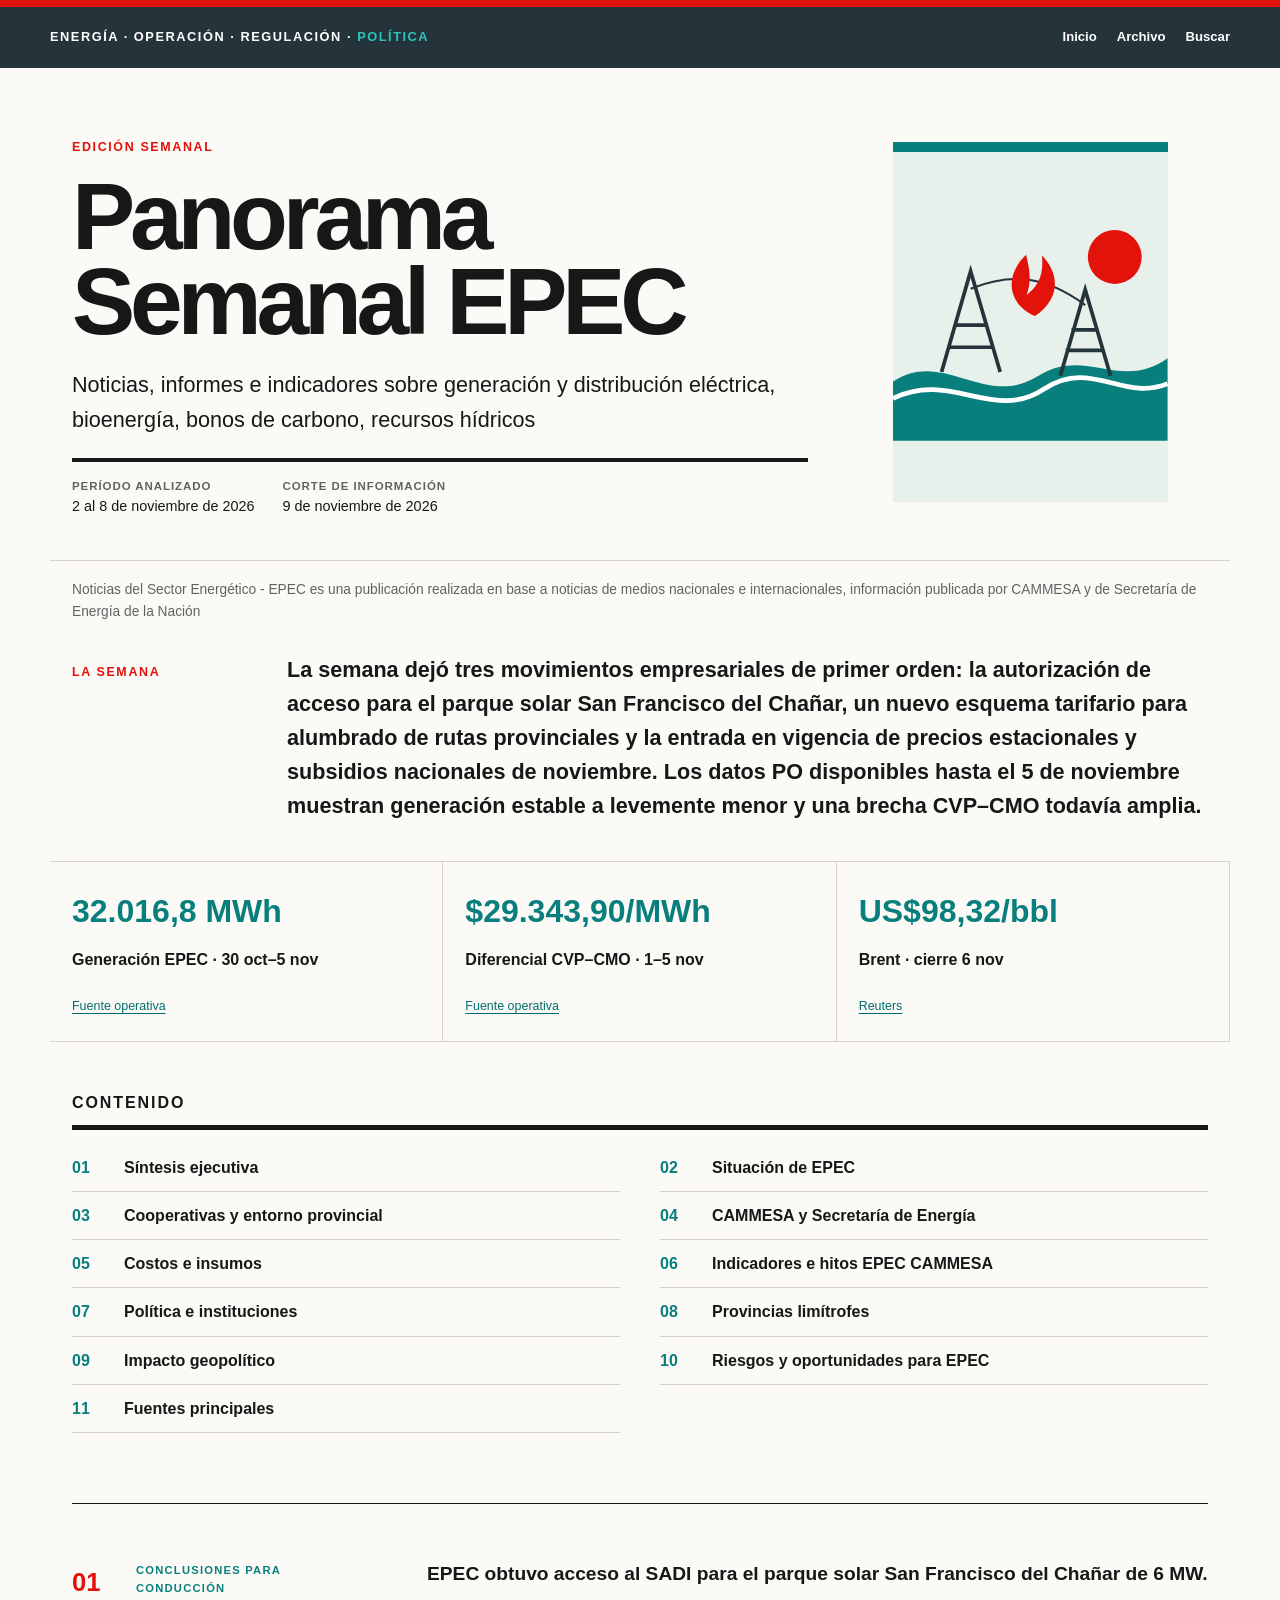
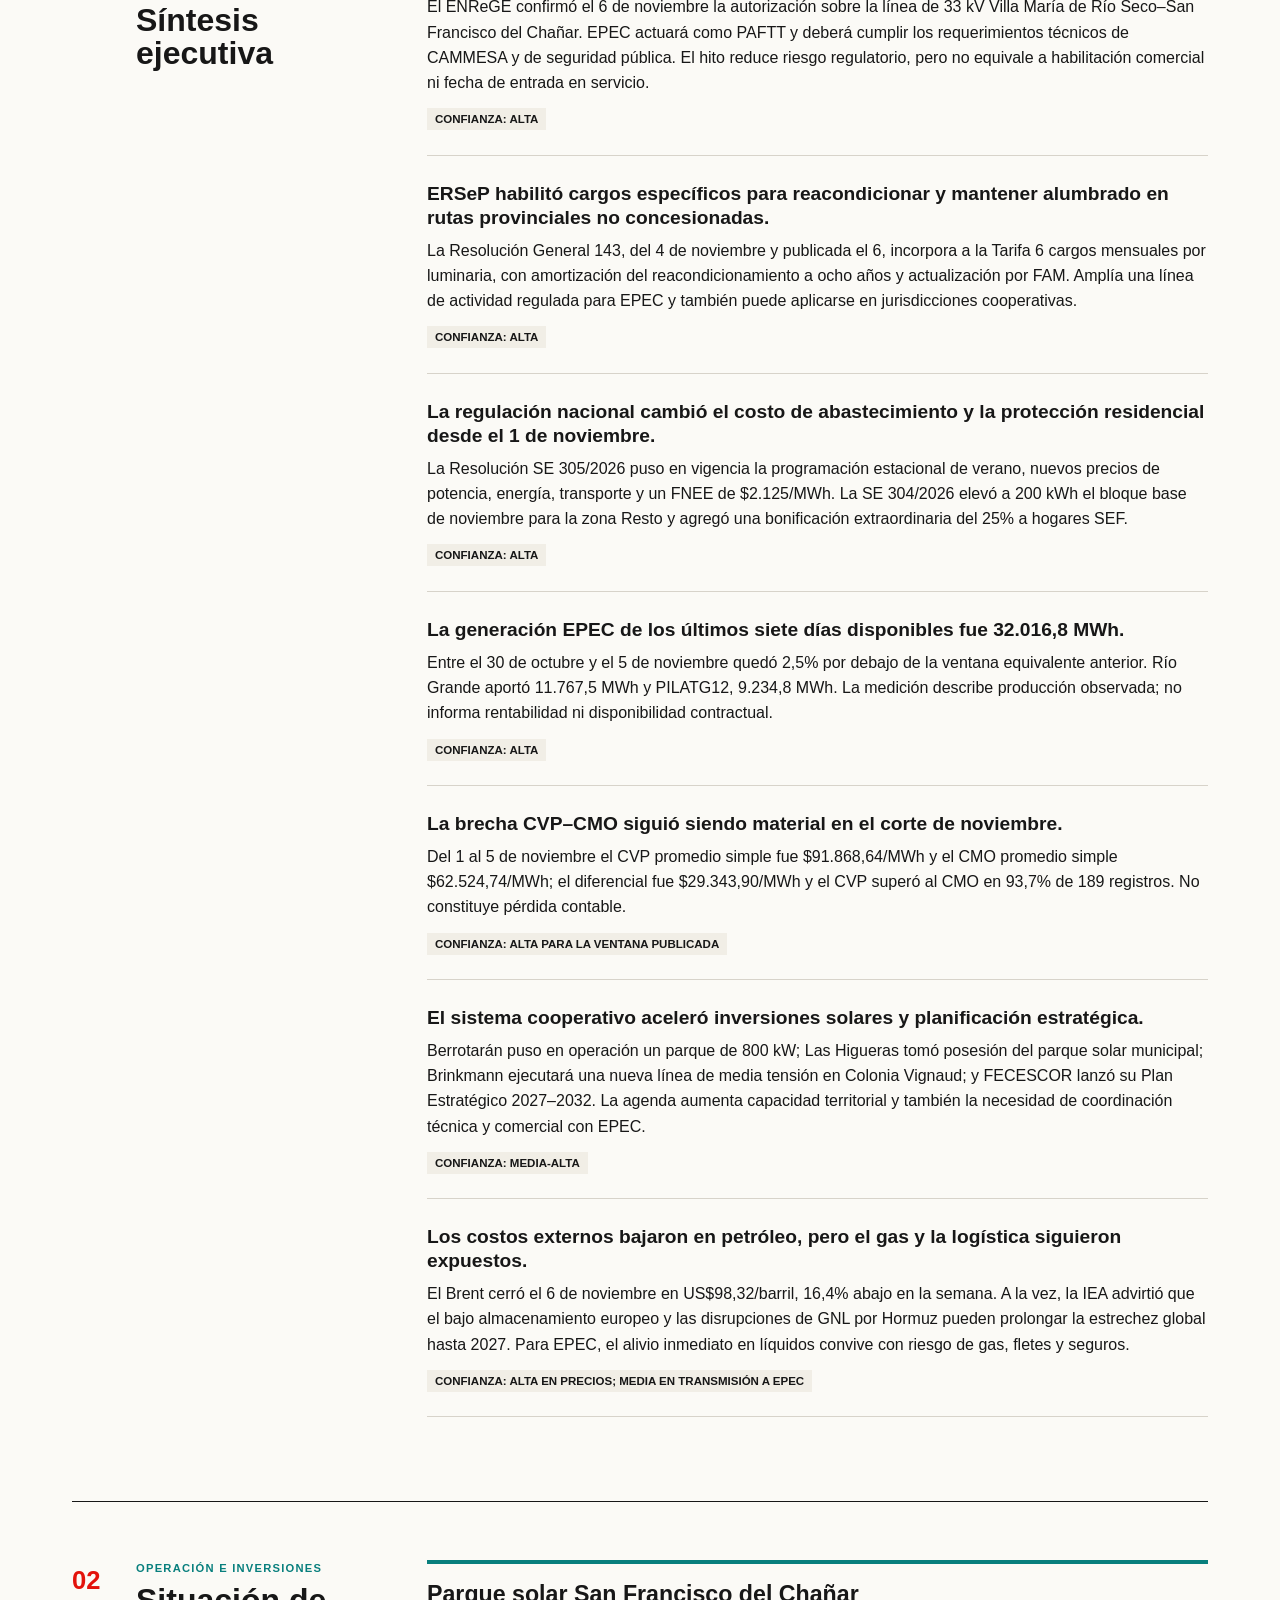
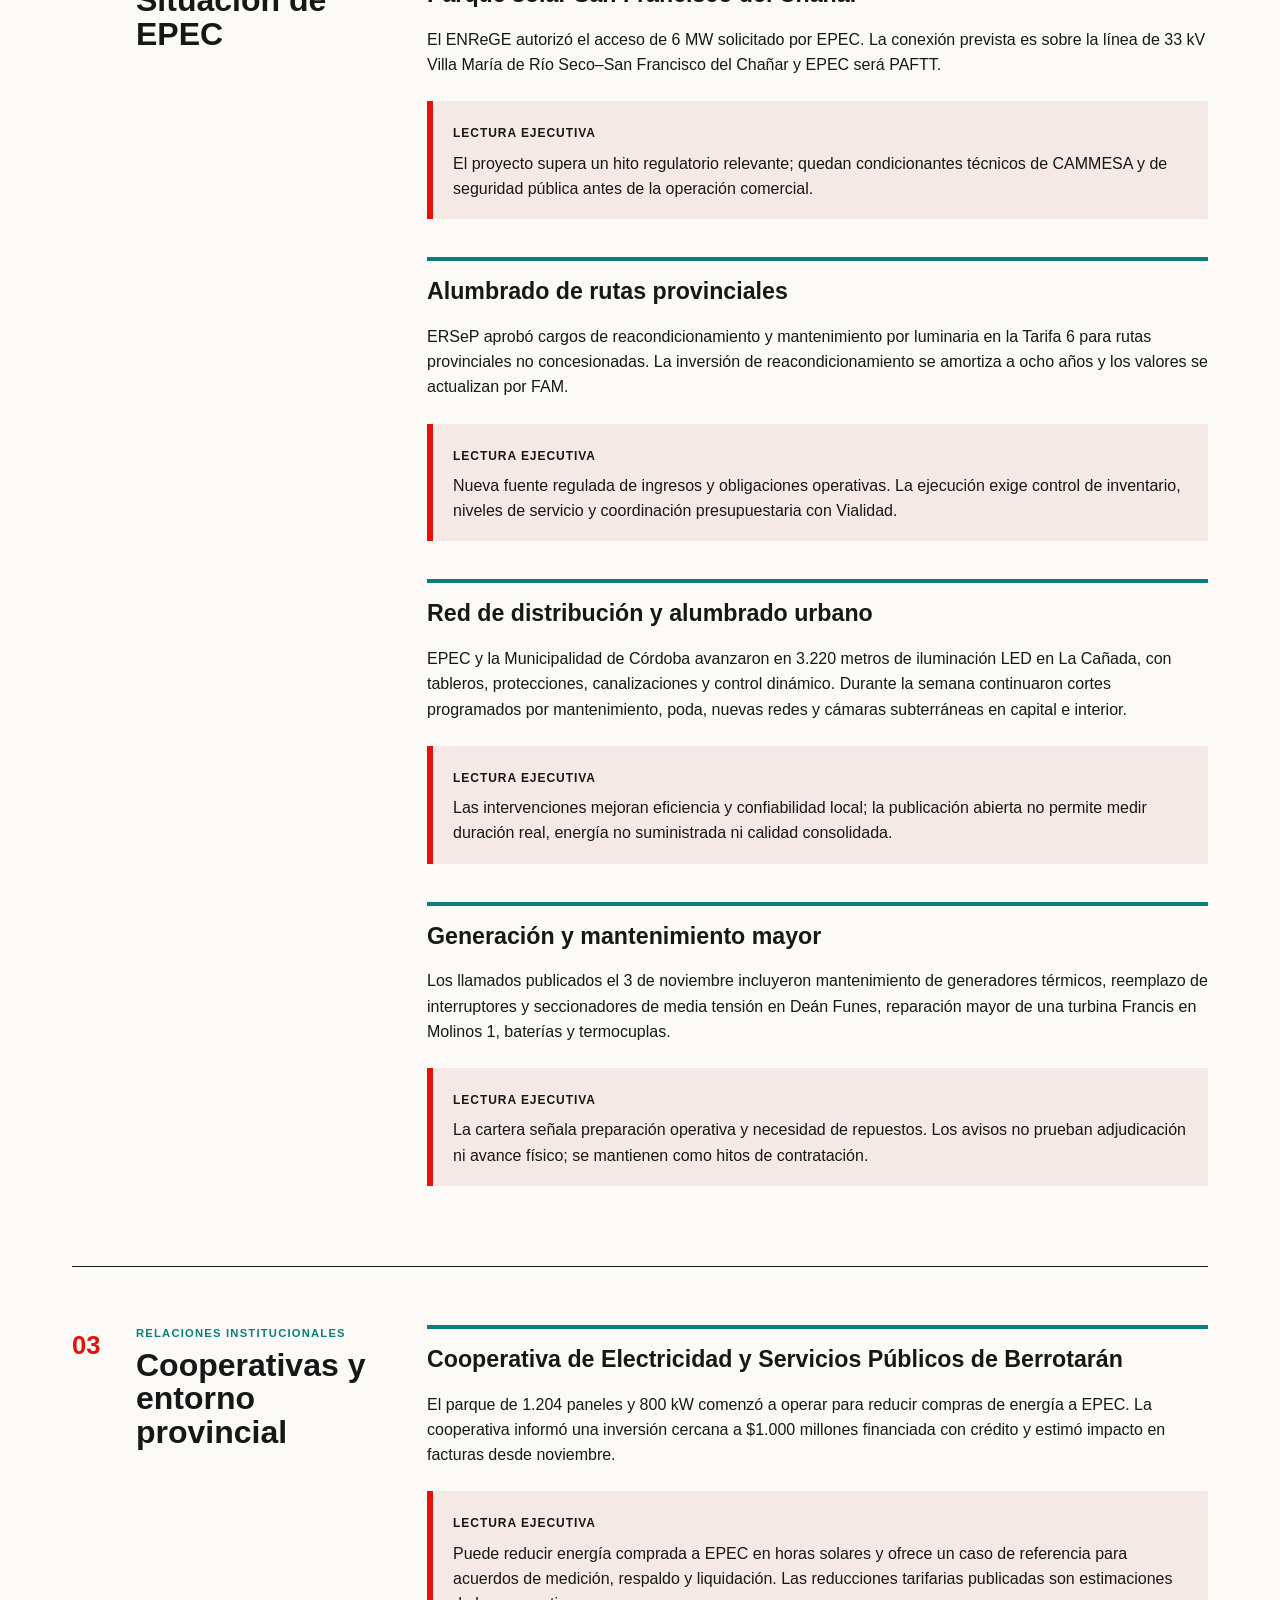
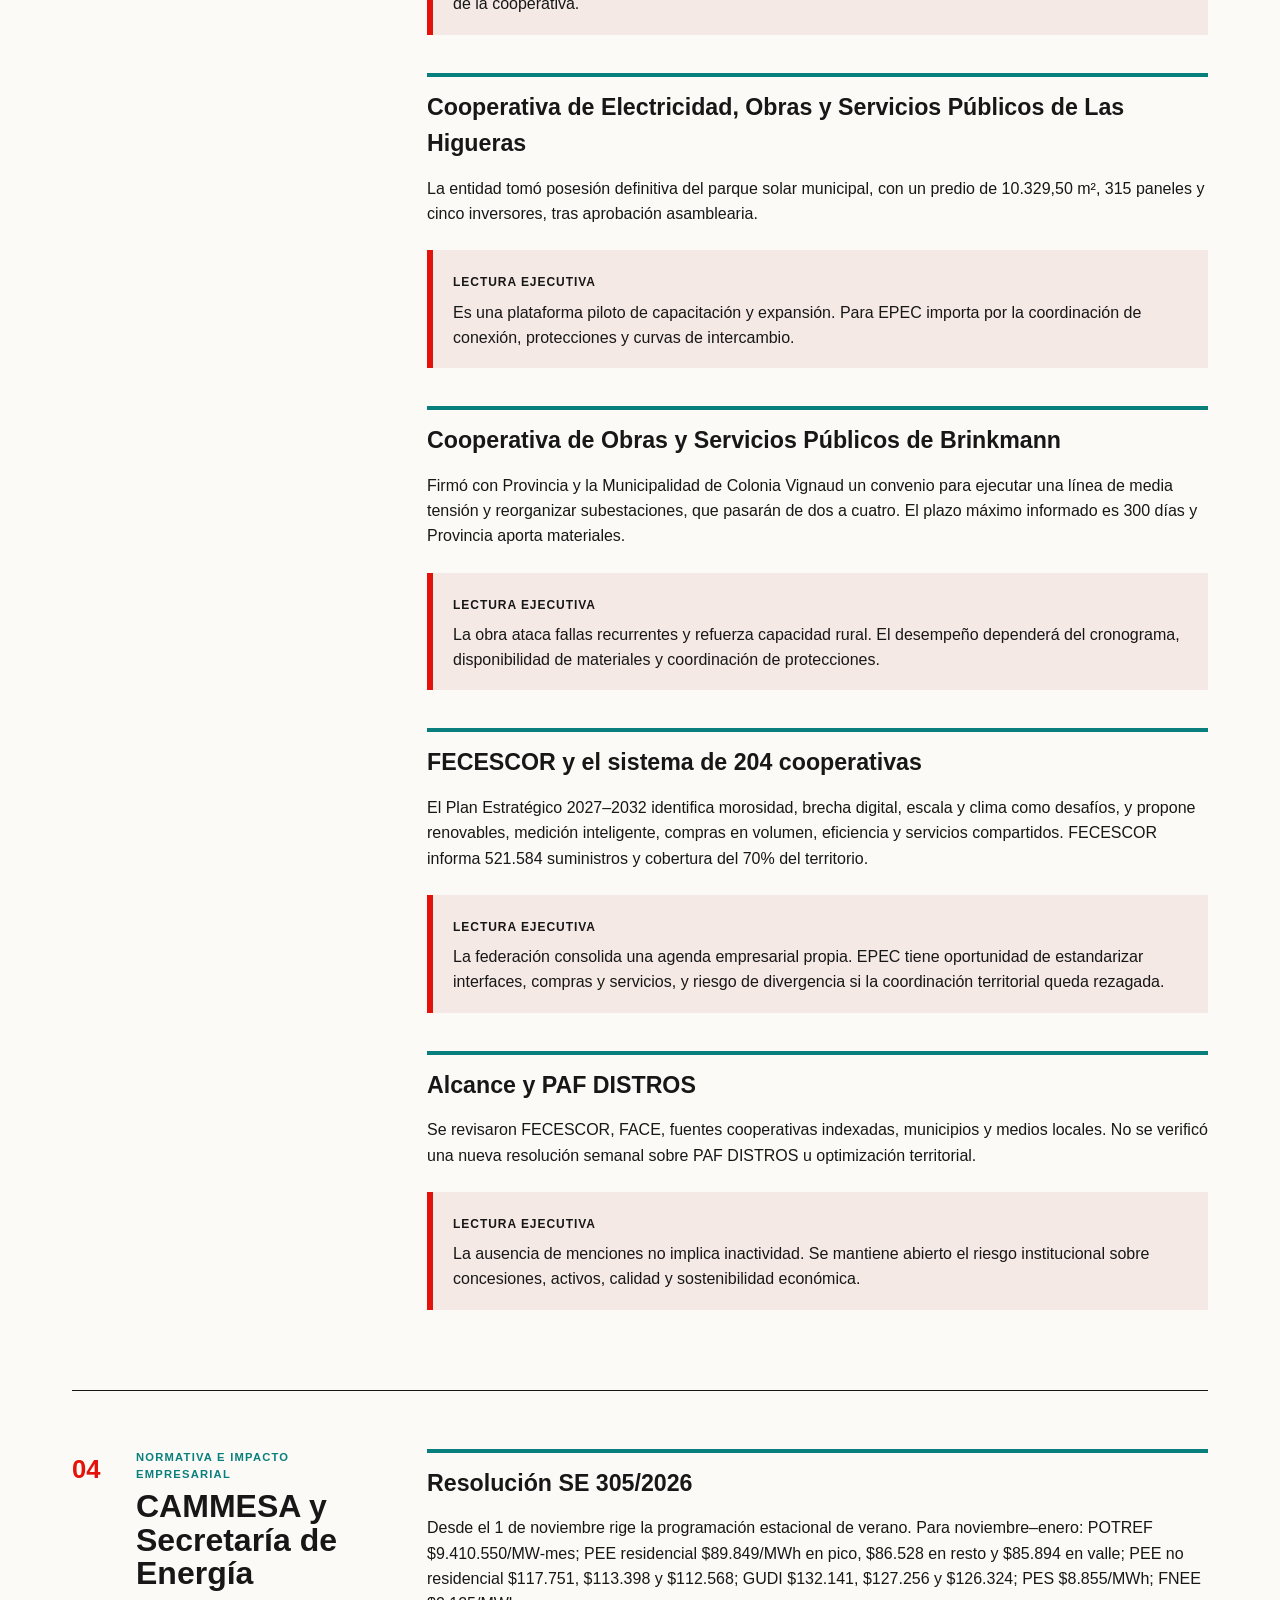
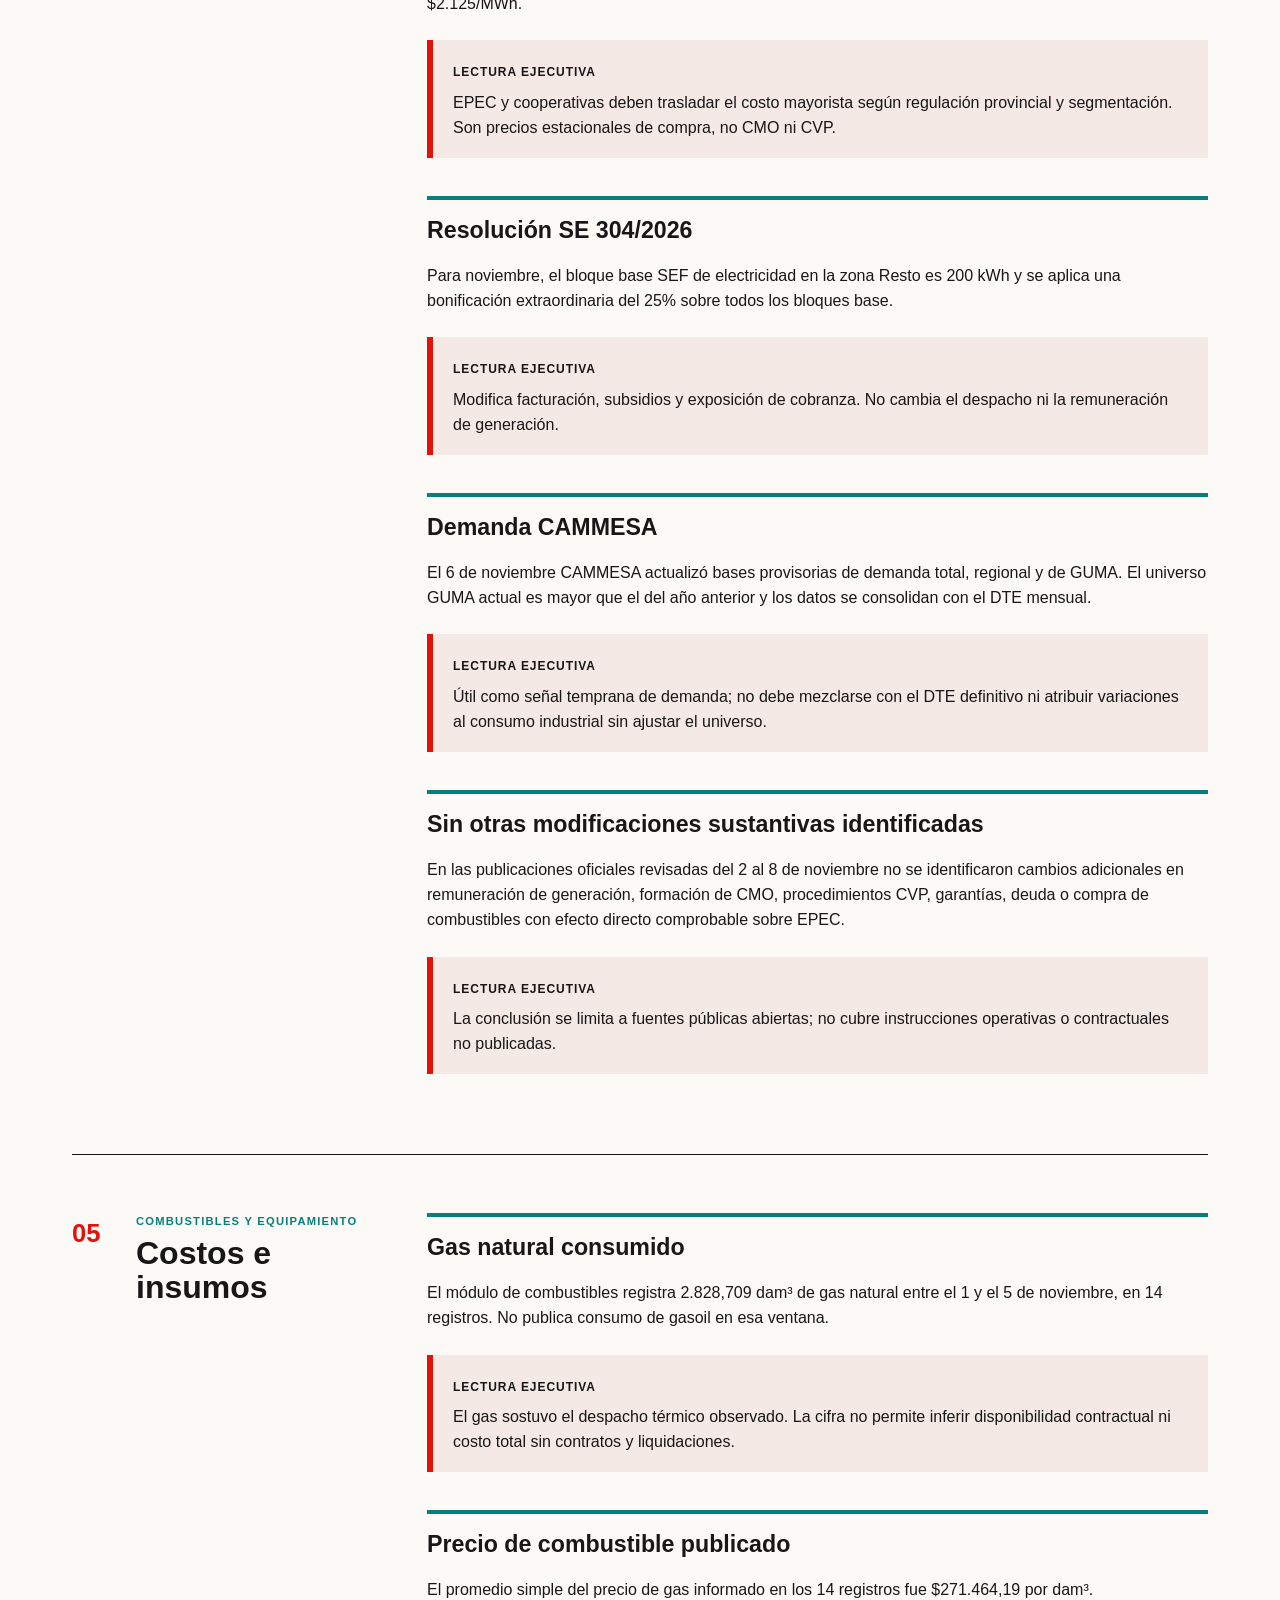
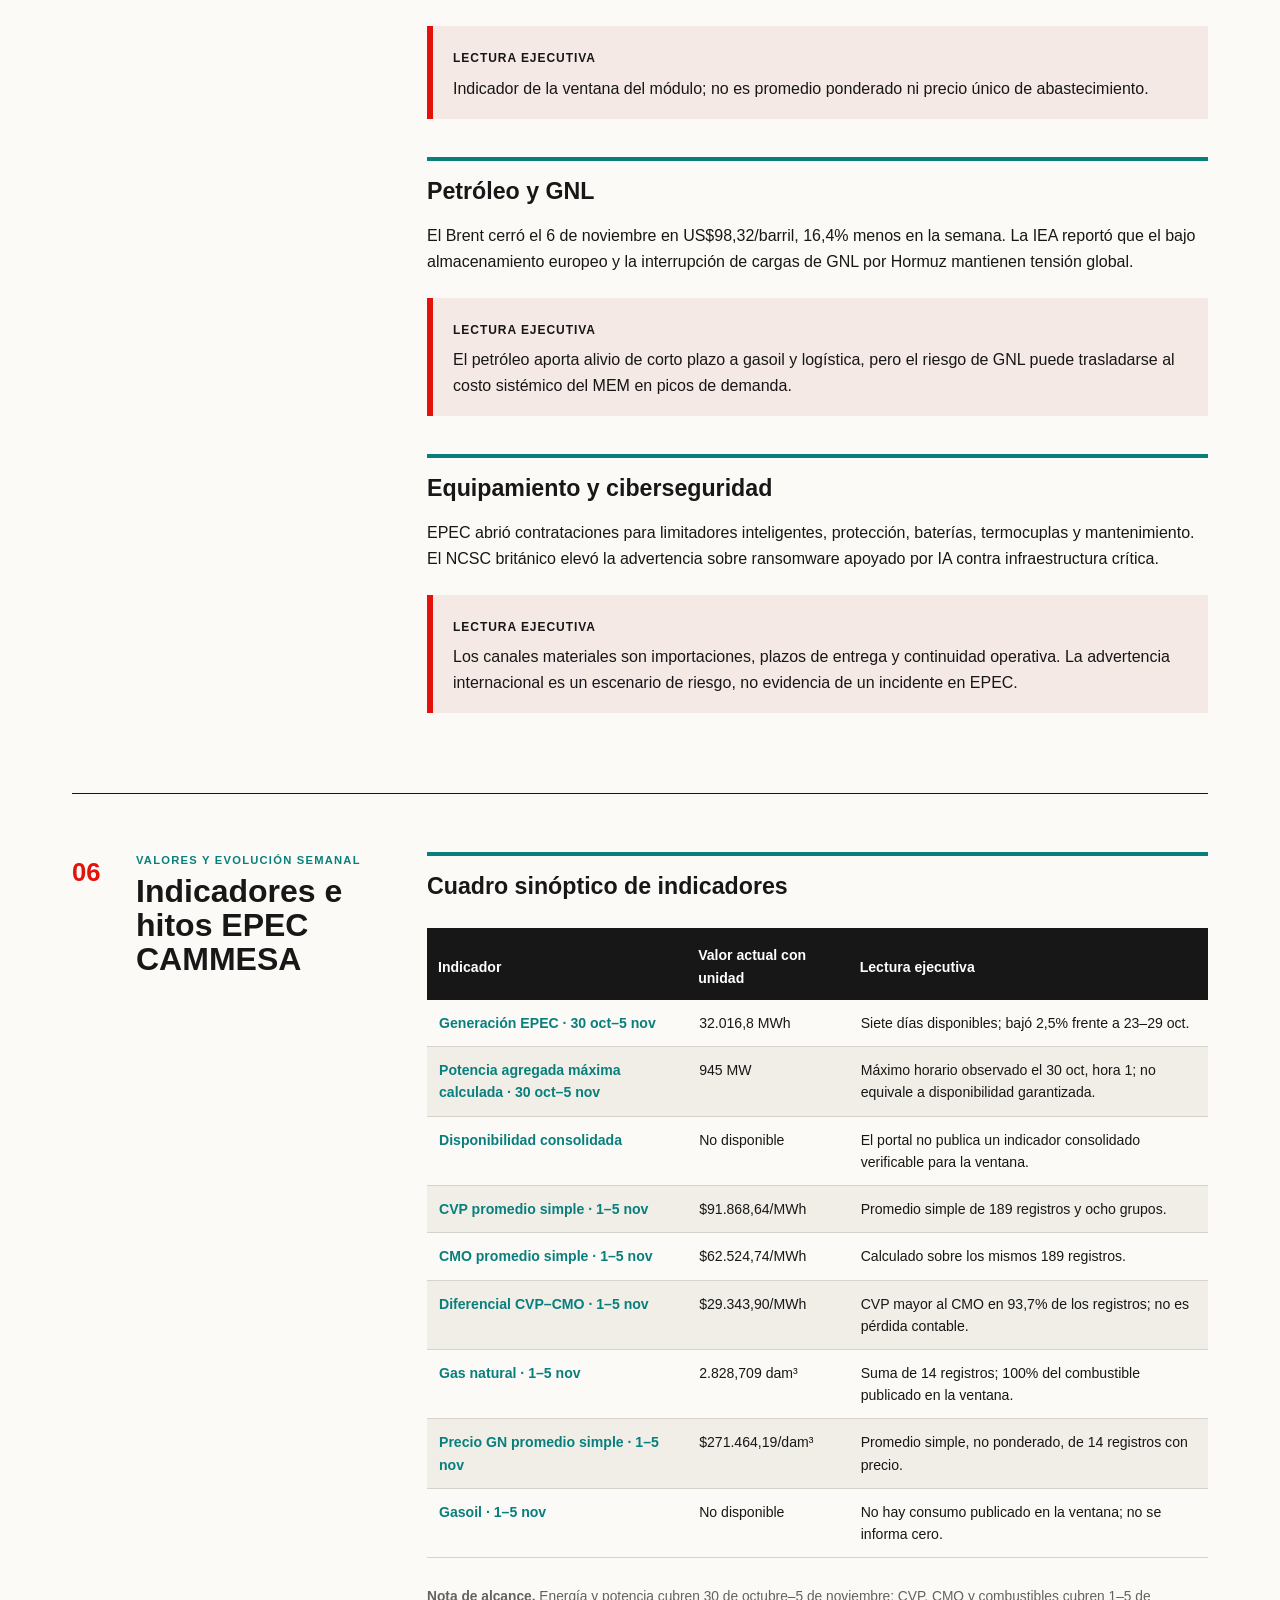
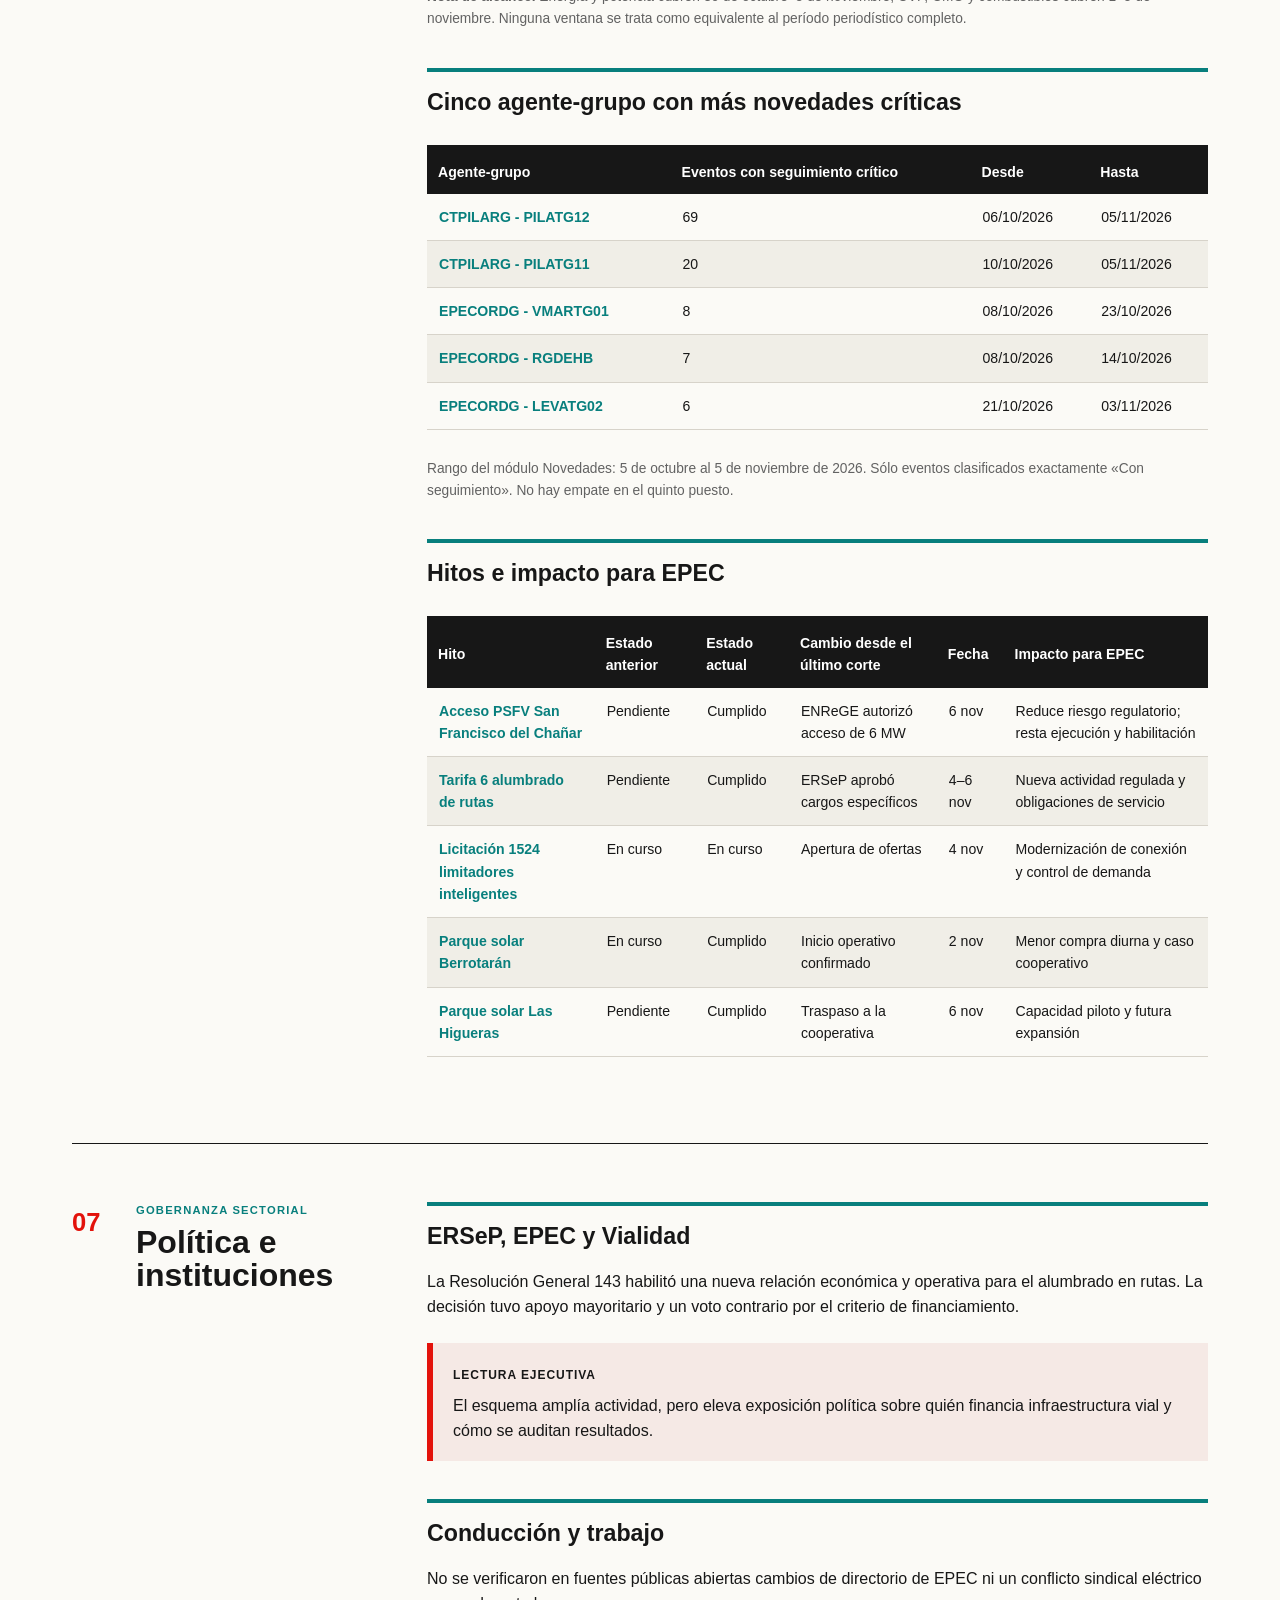
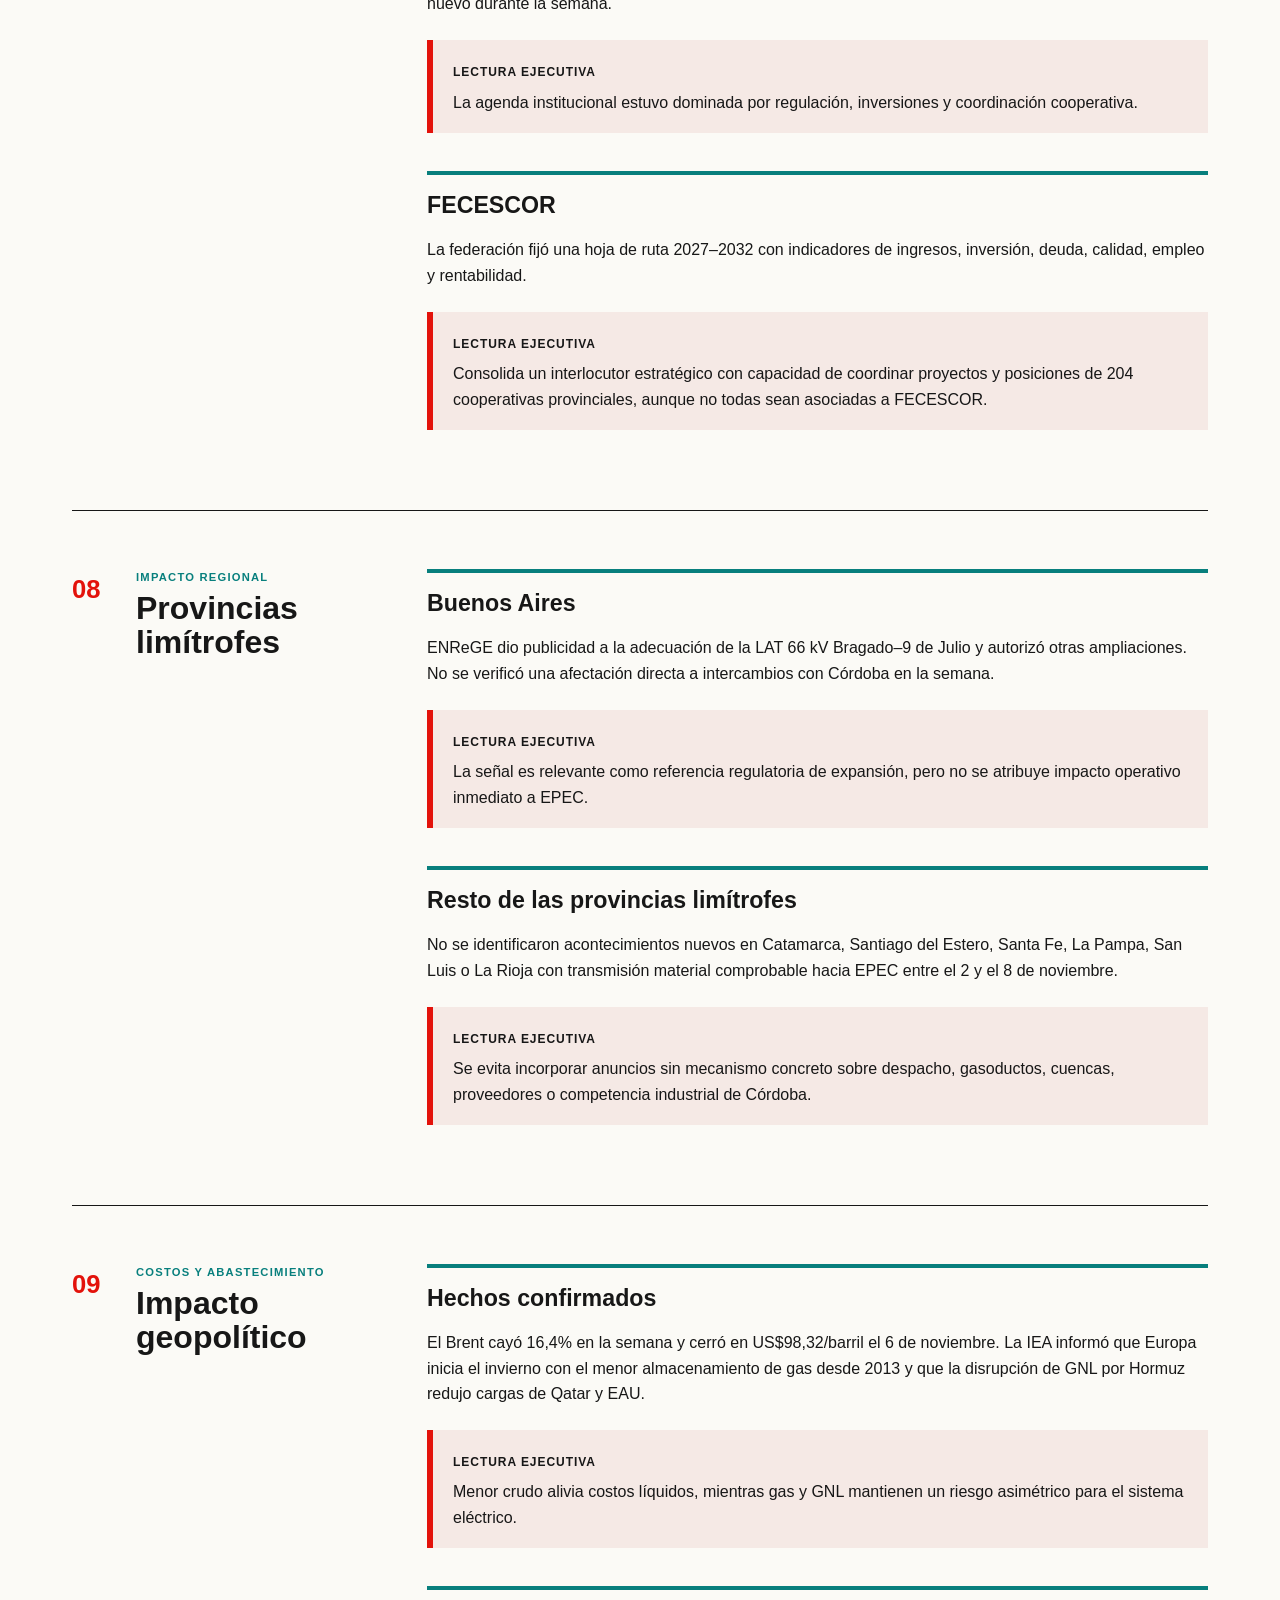
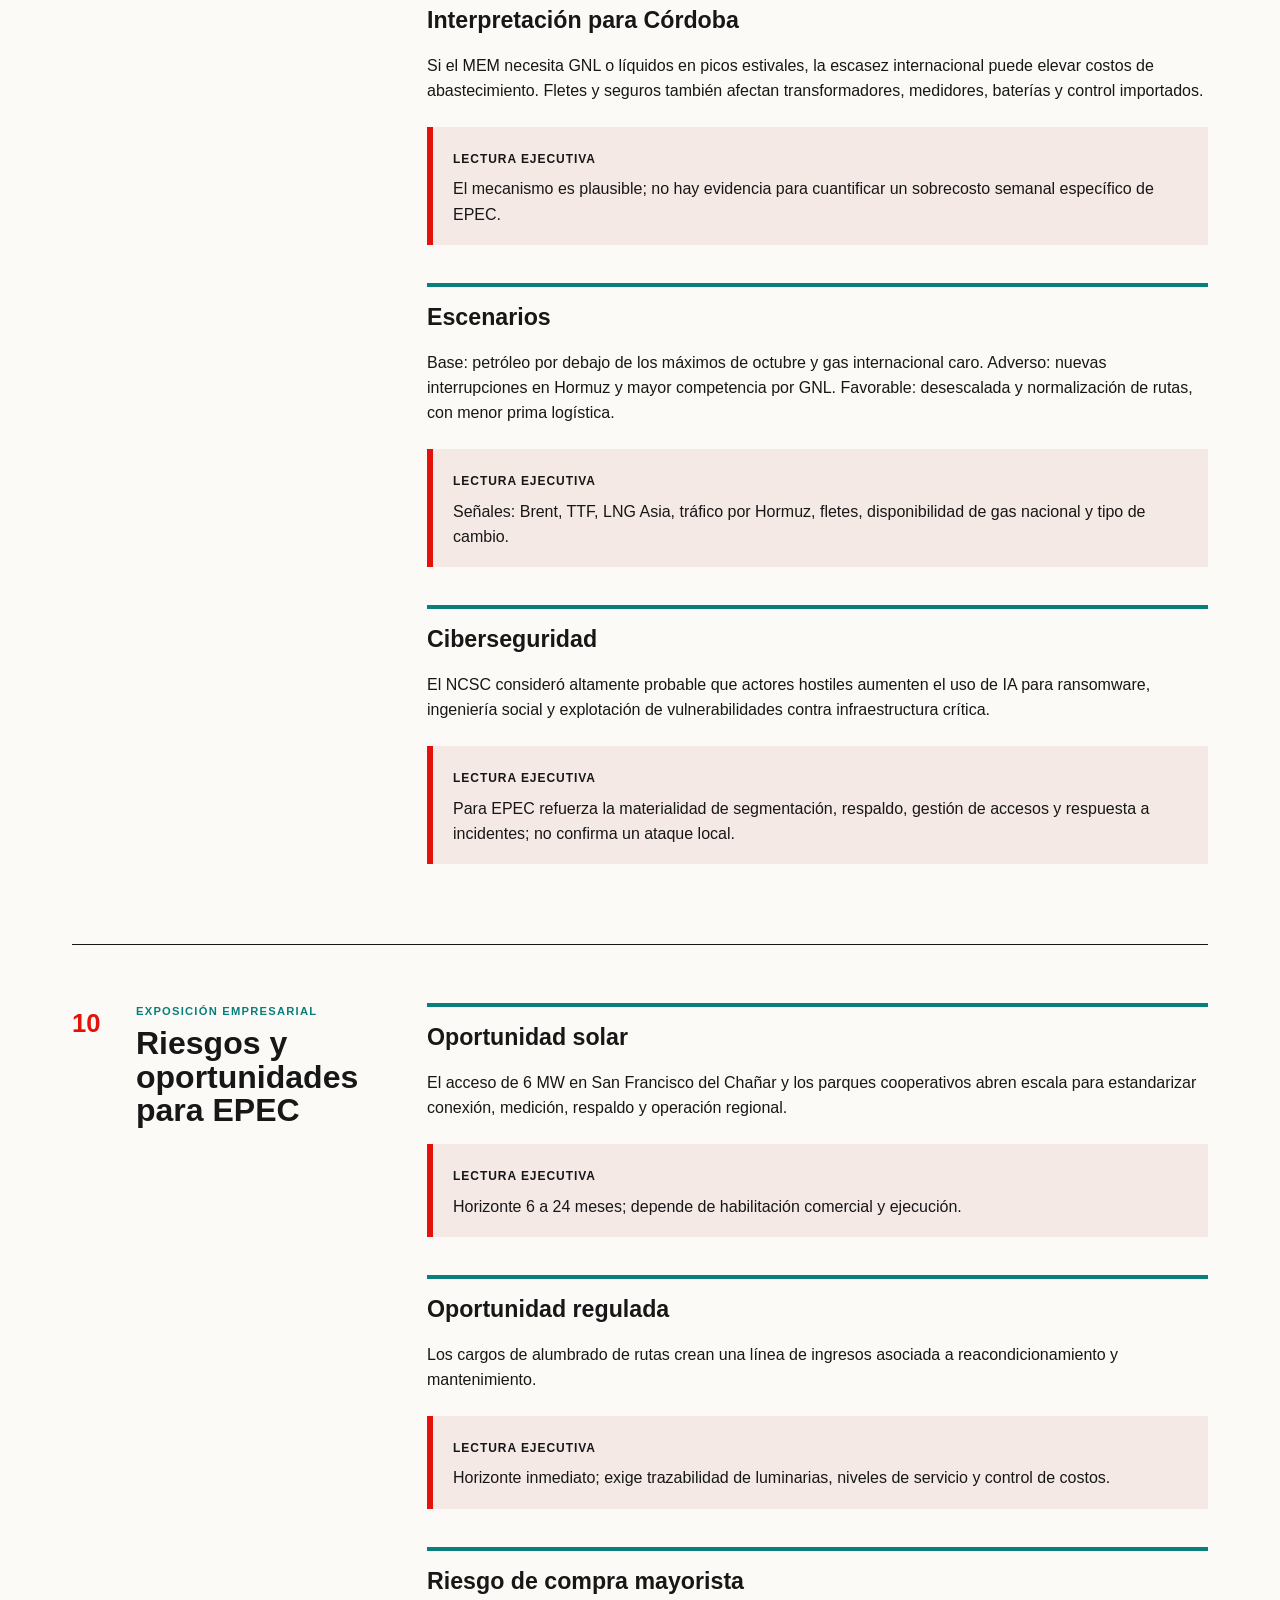
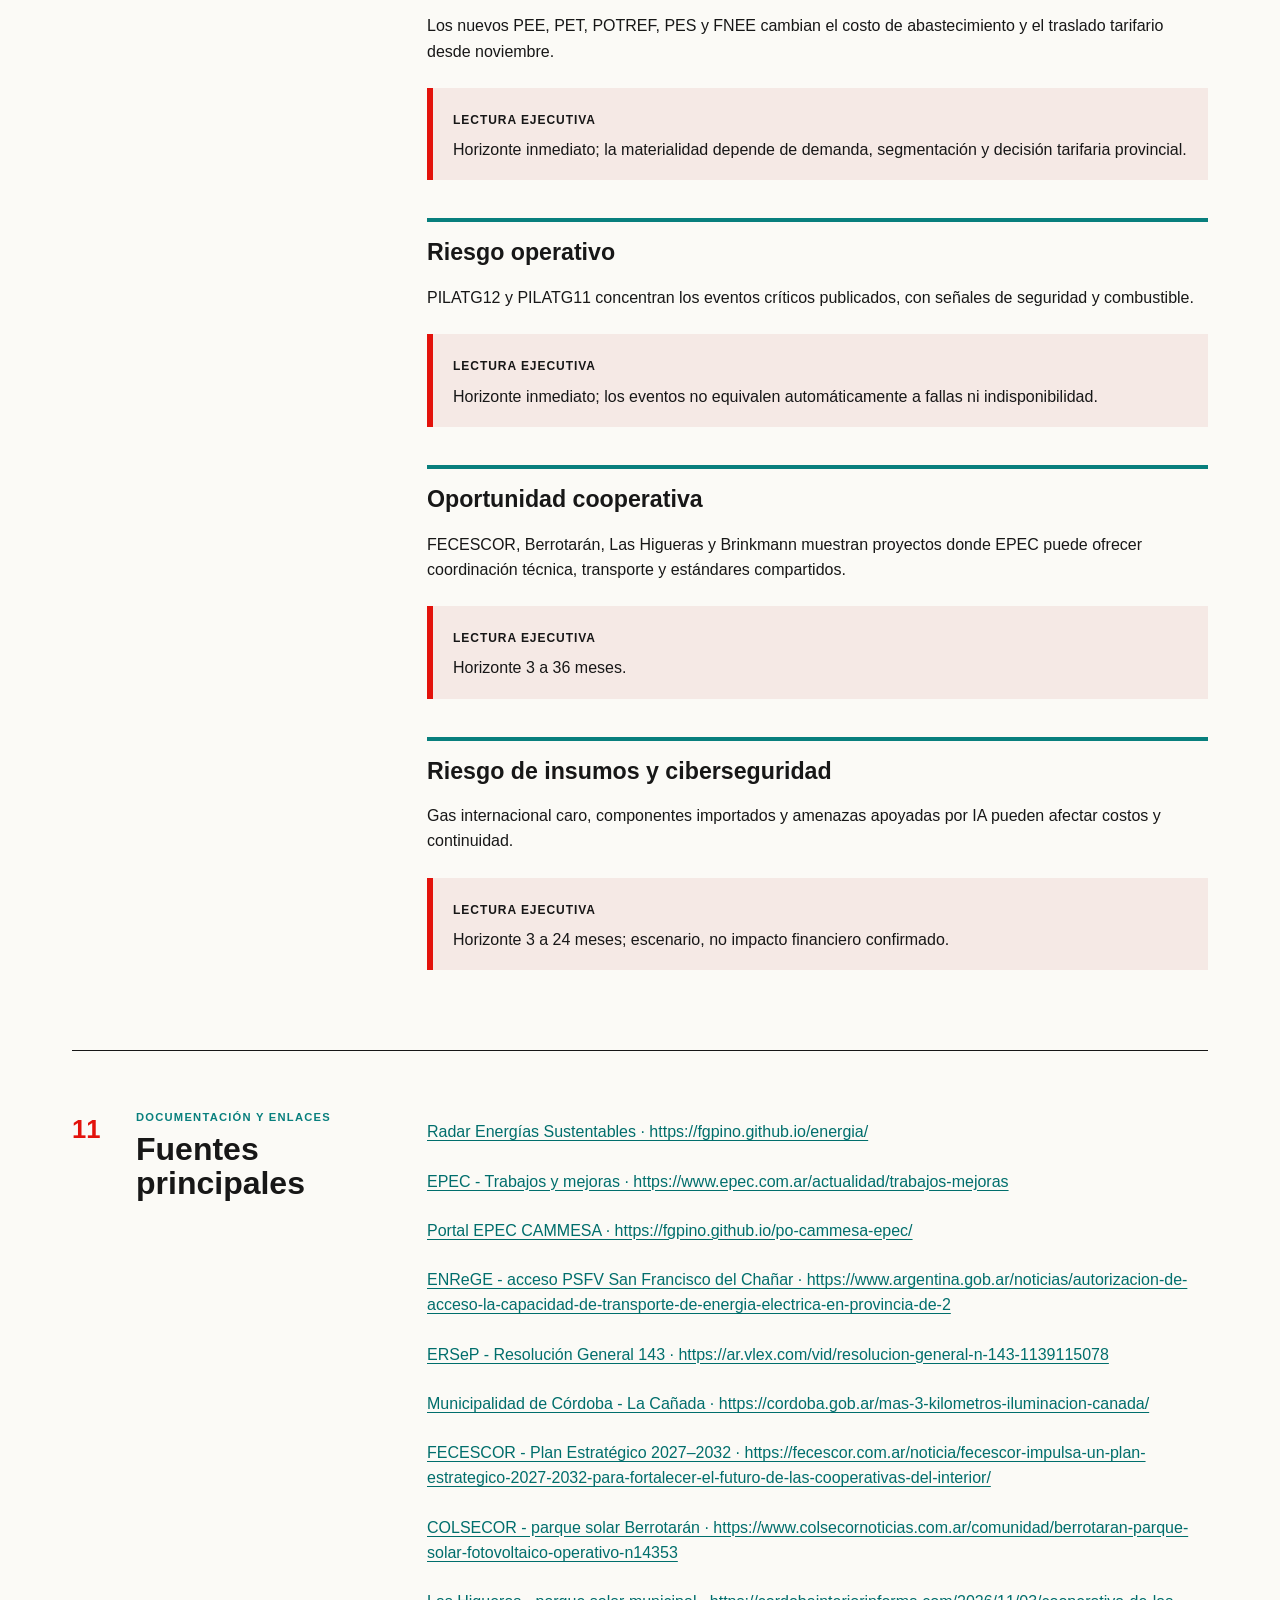
<file: index.html>
<!doctype html><html lang="es"><head><meta charset="utf-8"><meta name="viewport" content="width=device-width,initial-scale=1"><meta name="description" content="Panorama Semanal EPEC: generación, distribución, regulación, costos e instituciones."><title>Panorama Semanal EPEC | 2–8 NOV 2026</title><style>
:root{--ink:#171717;--paper:#fbfaf6;--muted:#626262;--line:#d7d3ca;--red:#e3120b;--teal:#087f7d;--dark:#24343a;--soft:#f1eee6;--max:1180px}*{box-sizing:border-box}html{scroll-behavior:smooth}body{margin:0;background:var(--paper);color:var(--ink);font-family:Calibri,"Segoe UI",Arial,sans-serif;line-height:1.58}a{color:#006e6c;text-underline-offset:3px}.top{height:7px;background:var(--red)}.mast{background:var(--dark);color:#fff;padding:20px max(22px,calc((100vw - var(--max))/2));display:flex;align-items:center;justify-content:space-between;gap:25px}.brand{font-size:.8rem;font-weight:800;text-transform:uppercase;letter-spacing:.12em}.brand b{color:#2ac4c0}.site-nav{display:flex;gap:20px;font-size:.82rem;font-weight:700}.site-nav a{color:#fff;text-decoration:none}.hero{max-width:var(--max);margin:auto;padding:58px 22px 42px;display:grid;grid-template-columns:minmax(0,1.35fr) minmax(300px,.65fr);gap:45px;border-bottom:1px solid var(--line)}.eyebrow{color:var(--red);font-weight:800;text-transform:uppercase;letter-spacing:.13em;font-size:.78rem}h1{font-size:clamp(3.2rem,7.4vw,6.8rem);line-height:.9;letter-spacing:-.055em;margin:16px 0 24px}.subtitle{font-size:1.35rem;max-width:760px}.edition{display:flex;gap:28px;flex-wrap:wrap;border-top:4px solid var(--ink);padding-top:15px;font-size:.9rem}.edition b{display:block;font-size:.72rem;text-transform:uppercase;color:var(--muted);letter-spacing:.08em}.art{min-height:340px;background:#e7f0eb;border-top:10px solid var(--teal)}.art svg{width:100%;height:100%;display:block}.legend{max-width:var(--max);margin:auto;padding:18px 22px 0;color:var(--muted);font-size:.86rem}.lead{max-width:var(--max);margin:auto;padding:30px 22px 38px;display:grid;grid-template-columns:180px 1fr;gap:35px;border-bottom:1px solid var(--line)}.lead h2{font-size:.78rem;color:var(--red);text-transform:uppercase;letter-spacing:.13em}.lead p{font-size:1.35rem;font-weight:600;margin:0}.metrics{max-width:var(--max);margin:auto;display:grid;grid-template-columns:repeat(3,1fr)}.metric{padding:24px 22px;border-right:1px solid var(--line);border-bottom:1px solid var(--line);display:flex;flex-direction:column;min-height:180px}.metric strong{font-size:2rem;color:var(--teal)}.metric span{font-weight:700;margin:10px 0 auto}.metric a{font-size:.78rem;margin-top:14px}.contents{max-width:var(--max);margin:48px auto 70px;padding:0 22px}.contents h2{font-size:1rem;text-transform:uppercase;letter-spacing:.12em;border-bottom:5px solid var(--ink);padding-bottom:10px}.contents-grid{display:grid;grid-template-columns:1fr 1fr;gap:0 40px}.contents a{display:grid;grid-template-columns:42px 1fr;gap:10px;padding:11px 0;border-bottom:1px solid var(--line);color:var(--ink);font-weight:700;text-decoration:none}.contents span{color:var(--teal)}main{max-width:var(--max);margin:auto;padding:0 22px 80px}.report-section{display:grid;grid-template-columns:300px minmax(0,1fr);gap:55px;padding:58px 0;border-top:1px solid var(--ink);scroll-margin-top:10px}.section-head{position:sticky;top:16px;align-self:start;display:grid;grid-template-columns:50px 1fr;gap:14px}.section-no{font-size:1.6rem;color:var(--red);font-weight:800}.kicker{font-size:.7rem;text-transform:uppercase;letter-spacing:.11em;color:var(--teal);font-weight:800;margin:0 0 6px}.section-head h2{font-size:2rem;line-height:1.05;margin:0 0 12px}.section-body{min-width:0}.section-body>h3{font-size:1.45rem;border-top:4px solid var(--teal);padding-top:12px;margin:38px 0 14px}.section-body>h3:first-child{margin-top:0}.section-body>p{margin:10px 0 24px}.exec{padding:0 0 24px;margin:0 0 26px;border-bottom:1px solid var(--line)}.exec h3{font-size:1.2rem;line-height:1.25;margin:0 0 8px}.exec p{margin:0 0 10px}.exec span{font-size:.72rem;text-transform:uppercase;font-weight:800;background:var(--soft);padding:5px 8px}.call{border-left:6px solid var(--red);background:#f5e9e5;padding:18px 20px;margin:22px 0}.call b{font-size:.75rem;text-transform:uppercase;letter-spacing:.08em}.call p{margin:6px 0 0}.table-wrap{overflow-x:auto;border-top:5px solid var(--ink);margin:24px 0 28px}table{width:100%;border-collapse:collapse;min-width:700px;font-size:.88rem}th{background:var(--ink);color:#fff;text-align:left;padding:11px}td{padding:12px;border-bottom:1px solid var(--line);vertical-align:top}tbody tr:nth-child(even){background:#f0eee7}tbody td:first-child{font-weight:700;color:var(--teal)}.note{font-size:.86rem;color:var(--muted)}footer{background:var(--dark);color:#e6eded;padding:35px max(22px,calc((100vw - var(--max))/2));font-size:.82rem}@media(max-width:860px){.hero{grid-template-columns:1fr}.art{min-height:250px}.lead{grid-template-columns:1fr;gap:8px}.metrics{grid-template-columns:1fr}.report-section{grid-template-columns:1fr;gap:25px}.section-head{position:static}}@media(max-width:560px){.mast{align-items:flex-start;flex-direction:column}.site-nav{width:100%;justify-content:space-between}h1{font-size:3.25rem}.contents-grid{grid-template-columns:1fr}}@media print{@page{size:A4;margin:15mm}.mast,.top,footer{print-color-adjust:exact;-webkit-print-color-adjust:exact}.site-nav,.art{display:none}.hero{display:block}.report-section{display:block;break-before:page}.section-head{position:static;margin-bottom:22px}}
</style></head><body><div class="top"></div><header class="mast" id="top"><div class="brand">Energía · Operación · Regulación · <b>Política</b></div><nav class="site-nav"><a href="/noticias-epec/">Inicio</a><a href="/noticias-epec/archivo/">Archivo</a><a href="/noticias-epec/buscar/">Buscar</a></nav></header><section class="hero"><div><p class="eyebrow">Edición semanal</p><h1>Panorama<br>Semanal EPEC</h1><p class="subtitle">Noticias, informes e indicadores sobre generación y distribución eléctrica, bioenergía, bonos de carbono, recursos hídricos</p><div class="edition"><div><b>Período analizado</b>2 al 8 de noviembre de 2026</div><div><b>Corte de información</b>9 de noviembre de 2026</div></div></div><figure class="art"><svg viewBox="0 0 520 430" xmlns="http://www.w3.org/2000/svg"><rect width="520" height="430" fill="#e7f0eb"/><circle cx="420" cy="82" r="51" fill="#e3120b"/><path d="M0 318C95 255 174 370 274 308c92-58 156 30 246-34v156H0z" fill="#087f7d"/><path d="M0 350c110-54 190 46 286-18 88-59 151 25 234-10" fill="none" stroke="#fff" stroke-width="9"/><g stroke="#24343a" stroke-width="7" fill="none"><path d="M92 300l55-191 56 191M116 211h62M105 253h86"/><path d="M317 307l47-163 48 163M338 220h51M327 259h73"/><path d="M147 142c78-31 142-24 217 31" stroke-width="4"/></g><path d="M252 78c-43 41-34 94 17 116 51-35 45-83 13-115 4 39-8 59-29 75 11-30 4-55-1-76z" fill="#e3120b"/></svg></figure></section><p class="legend">Noticias del Sector Energético - EPEC es una publicación realizada en base a noticias de medios nacionales e internacionales, información publicada por CAMMESA y de Secretaría de Energía de la Nación</p><section class="lead"><h2>La semana</h2><p>La semana dejó tres movimientos empresariales de primer orden: la autorización de acceso para el parque solar San Francisco del Chañar, un nuevo esquema tarifario para alumbrado de rutas provinciales y la entrada en vigencia de precios estacionales y subsidios nacionales de noviembre. Los datos PO disponibles hasta el 5 de noviembre muestran generación estable a levemente menor y una brecha CVP–CMO todavía amplia.</p></section><section class="metrics"><article class="metric"><strong>32.016,8 MWh</strong><span>Generación EPEC · 30 oct–5 nov</span><a href="https://fgpino.github.io/po-cammesa-epec/tableros/Tablero_Energia_Potencia_PO_CAMMESA.html">Fuente operativa</a></article><article class="metric"><strong>$29.343,90/MWh</strong><span>Diferencial CVP–CMO · 1–5 nov</span><a href="https://fgpino.github.io/po-cammesa-epec/tableros/CVP_y_CMO.html">Fuente operativa</a></article><article class="metric"><strong>US$98,32/bbl</strong><span>Brent · cierre 6 nov</span><a href="https://www.reuters.com/business/energy/oil-set-sharp-weekly-drop-middle-east-supply-concerns-provide-floor-2026-11-06/">Reuters</a></article></section><nav class="contents"><h2>Contenido</h2><div class="contents-grid"><a href="#s1"><span>01</span>Síntesis ejecutiva</a><a href="#s2"><span>02</span>Situación de EPEC</a><a href="#s3"><span>03</span>Cooperativas y entorno provincial</a><a href="#s4"><span>04</span>CAMMESA y Secretaría de Energía</a><a href="#s5"><span>05</span>Costos e insumos</a><a href="#s6"><span>06</span>Indicadores e hitos EPEC CAMMESA</a><a href="#s7"><span>07</span>Política e instituciones</a><a href="#s8"><span>08</span>Provincias limítrofes</a><a href="#s9"><span>09</span>Impacto geopolítico</a><a href="#s10"><span>10</span>Riesgos y oportunidades para EPEC</a><a href="#s11"><span>11</span>Fuentes principales</a></div></nav><main><section id="s1" class="report-section"><header class="section-head"><span class="section-no">01</span><div><p class="kicker">Conclusiones para conducción</p><h2>Síntesis ejecutiva</h2></div></header><div class="section-body"><article class="exec"><h3>EPEC obtuvo acceso al SADI para el parque solar San Francisco del Chañar de 6 MW.</h3><p>El ENReGE confirmó el 6 de noviembre la autorización sobre la línea de 33 kV Villa María de Río Seco–San Francisco del Chañar. EPEC actuará como PAFTT y deberá cumplir los requerimientos técnicos de CAMMESA y de seguridad pública. El hito reduce riesgo regulatorio, pero no equivale a habilitación comercial ni fecha de entrada en servicio.</p><span>Confianza: Alta</span></article><article class="exec"><h3>ERSeP habilitó cargos específicos para reacondicionar y mantener alumbrado en rutas provinciales no concesionadas.</h3><p>La Resolución General 143, del 4 de noviembre y publicada el 6, incorpora a la Tarifa 6 cargos mensuales por luminaria, con amortización del reacondicionamiento a ocho años y actualización por FAM. Amplía una línea de actividad regulada para EPEC y también puede aplicarse en jurisdicciones cooperativas.</p><span>Confianza: Alta</span></article><article class="exec"><h3>La regulación nacional cambió el costo de abastecimiento y la protección residencial desde el 1 de noviembre.</h3><p>La Resolución SE 305/2026 puso en vigencia la programación estacional de verano, nuevos precios de potencia, energía, transporte y un FNEE de $2.125/MWh. La SE 304/2026 elevó a 200 kWh el bloque base de noviembre para la zona Resto y agregó una bonificación extraordinaria del 25% a hogares SEF.</p><span>Confianza: Alta</span></article><article class="exec"><h3>La generación EPEC de los últimos siete días disponibles fue 32.016,8 MWh.</h3><p>Entre el 30 de octubre y el 5 de noviembre quedó 2,5% por debajo de la ventana equivalente anterior. Río Grande aportó 11.767,5 MWh y PILATG12, 9.234,8 MWh. La medición describe producción observada; no informa rentabilidad ni disponibilidad contractual.</p><span>Confianza: Alta</span></article><article class="exec"><h3>La brecha CVP–CMO siguió siendo material en el corte de noviembre.</h3><p>Del 1 al 5 de noviembre el CVP promedio simple fue $91.868,64/MWh y el CMO promedio simple $62.524,74/MWh; el diferencial fue $29.343,90/MWh y el CVP superó al CMO en 93,7% de 189 registros. No constituye pérdida contable.</p><span>Confianza: Alta para la ventana publicada</span></article><article class="exec"><h3>El sistema cooperativo aceleró inversiones solares y planificación estratégica.</h3><p>Berrotarán puso en operación un parque de 800 kW; Las Higueras tomó posesión del parque solar municipal; Brinkmann ejecutará una nueva línea de media tensión en Colonia Vignaud; y FECESCOR lanzó su Plan Estratégico 2027–2032. La agenda aumenta capacidad territorial y también la necesidad de coordinación técnica y comercial con EPEC.</p><span>Confianza: Media-alta</span></article><article class="exec"><h3>Los costos externos bajaron en petróleo, pero el gas y la logística siguieron expuestos.</h3><p>El Brent cerró el 6 de noviembre en US$98,32/barril, 16,4% abajo en la semana. A la vez, la IEA advirtió que el bajo almacenamiento europeo y las disrupciones de GNL por Hormuz pueden prolongar la estrechez global hasta 2027. Para EPEC, el alivio inmediato en líquidos convive con riesgo de gas, fletes y seguros.</p><span>Confianza: Alta en precios; media en transmisión a EPEC</span></article></div></section><section id="s2" class="report-section"><header class="section-head"><span class="section-no">02</span><div><p class="kicker">Operación e inversiones</p><h2>Situación de EPEC</h2></div></header><div class="section-body"><h3>Parque solar San Francisco del Chañar</h3><p>El ENReGE autorizó el acceso de 6 MW solicitado por EPEC. La conexión prevista es sobre la línea de 33 kV Villa María de Río Seco–San Francisco del Chañar y EPEC será PAFTT.</p><aside class="call"><b>Lectura ejecutiva</b><p>El proyecto supera un hito regulatorio relevante; quedan condicionantes técnicos de CAMMESA y de seguridad pública antes de la operación comercial.</p></aside><h3>Alumbrado de rutas provinciales</h3><p>ERSeP aprobó cargos de reacondicionamiento y mantenimiento por luminaria en la Tarifa 6 para rutas provinciales no concesionadas. La inversión de reacondicionamiento se amortiza a ocho años y los valores se actualizan por FAM.</p><aside class="call"><b>Lectura ejecutiva</b><p>Nueva fuente regulada de ingresos y obligaciones operativas. La ejecución exige control de inventario, niveles de servicio y coordinación presupuestaria con Vialidad.</p></aside><h3>Red de distribución y alumbrado urbano</h3><p>EPEC y la Municipalidad de Córdoba avanzaron en 3.220 metros de iluminación LED en La Cañada, con tableros, protecciones, canalizaciones y control dinámico. Durante la semana continuaron cortes programados por mantenimiento, poda, nuevas redes y cámaras subterráneas en capital e interior.</p><aside class="call"><b>Lectura ejecutiva</b><p>Las intervenciones mejoran eficiencia y confiabilidad local; la publicación abierta no permite medir duración real, energía no suministrada ni calidad consolidada.</p></aside><h3>Generación y mantenimiento mayor</h3><p>Los llamados publicados el 3 de noviembre incluyeron mantenimiento de generadores térmicos, reemplazo de interruptores y seccionadores de media tensión en Deán Funes, reparación mayor de una turbina Francis en Molinos 1, baterías y termocuplas.</p><aside class="call"><b>Lectura ejecutiva</b><p>La cartera señala preparación operativa y necesidad de repuestos. Los avisos no prueban adjudicación ni avance físico; se mantienen como hitos de contratación.</p></aside></div></section><section id="s3" class="report-section"><header class="section-head"><span class="section-no">03</span><div><p class="kicker">Relaciones institucionales</p><h2>Cooperativas y entorno provincial</h2></div></header><div class="section-body"><h3>Cooperativa de Electricidad y Servicios Públicos de Berrotarán</h3><p>El parque de 1.204 paneles y 800 kW comenzó a operar para reducir compras de energía a EPEC. La cooperativa informó una inversión cercana a $1.000 millones financiada con crédito y estimó impacto en facturas desde noviembre.</p><aside class="call"><b>Lectura ejecutiva</b><p>Puede reducir energía comprada a EPEC en horas solares y ofrece un caso de referencia para acuerdos de medición, respaldo y liquidación. Las reducciones tarifarias publicadas son estimaciones de la cooperativa.</p></aside><h3>Cooperativa de Electricidad, Obras y Servicios Públicos de Las Higueras</h3><p>La entidad tomó posesión definitiva del parque solar municipal, con un predio de 10.329,50 m², 315 paneles y cinco inversores, tras aprobación asamblearia.</p><aside class="call"><b>Lectura ejecutiva</b><p>Es una plataforma piloto de capacitación y expansión. Para EPEC importa por la coordinación de conexión, protecciones y curvas de intercambio.</p></aside><h3>Cooperativa de Obras y Servicios Públicos de Brinkmann</h3><p>Firmó con Provincia y la Municipalidad de Colonia Vignaud un convenio para ejecutar una línea de media tensión y reorganizar subestaciones, que pasarán de dos a cuatro. El plazo máximo informado es 300 días y Provincia aporta materiales.</p><aside class="call"><b>Lectura ejecutiva</b><p>La obra ataca fallas recurrentes y refuerza capacidad rural. El desempeño dependerá del cronograma, disponibilidad de materiales y coordinación de protecciones.</p></aside><h3>FECESCOR y el sistema de 204 cooperativas</h3><p>El Plan Estratégico 2027–2032 identifica morosidad, brecha digital, escala y clima como desafíos, y propone renovables, medición inteligente, compras en volumen, eficiencia y servicios compartidos. FECESCOR informa 521.584 suministros y cobertura del 70% del territorio.</p><aside class="call"><b>Lectura ejecutiva</b><p>La federación consolida una agenda empresarial propia. EPEC tiene oportunidad de estandarizar interfaces, compras y servicios, y riesgo de divergencia si la coordinación territorial queda rezagada.</p></aside><h3>Alcance y PAF DISTROS</h3><p>Se revisaron FECESCOR, FACE, fuentes cooperativas indexadas, municipios y medios locales. No se verificó una nueva resolución semanal sobre PAF DISTROS u optimización territorial.</p><aside class="call"><b>Lectura ejecutiva</b><p>La ausencia de menciones no implica inactividad. Se mantiene abierto el riesgo institucional sobre concesiones, activos, calidad y sostenibilidad económica.</p></aside></div></section><section id="s4" class="report-section"><header class="section-head"><span class="section-no">04</span><div><p class="kicker">Normativa e impacto empresarial</p><h2>CAMMESA y Secretaría de Energía</h2></div></header><div class="section-body"><h3>Resolución SE 305/2026</h3><p>Desde el 1 de noviembre rige la programación estacional de verano. Para noviembre–enero: POTREF $9.410.550/MW-mes; PEE residencial $89.849/MWh en pico, $86.528 en resto y $85.894 en valle; PEE no residencial $117.751, $113.398 y $112.568; GUDI $132.141, $127.256 y $126.324; PES $8.855/MWh; FNEE $2.125/MWh.</p><aside class="call"><b>Lectura ejecutiva</b><p>EPEC y cooperativas deben trasladar el costo mayorista según regulación provincial y segmentación. Son precios estacionales de compra, no CMO ni CVP.</p></aside><h3>Resolución SE 304/2026</h3><p>Para noviembre, el bloque base SEF de electricidad en la zona Resto es 200 kWh y se aplica una bonificación extraordinaria del 25% sobre todos los bloques base.</p><aside class="call"><b>Lectura ejecutiva</b><p>Modifica facturación, subsidios y exposición de cobranza. No cambia el despacho ni la remuneración de generación.</p></aside><h3>Demanda CAMMESA</h3><p>El 6 de noviembre CAMMESA actualizó bases provisorias de demanda total, regional y de GUMA. El universo GUMA actual es mayor que el del año anterior y los datos se consolidan con el DTE mensual.</p><aside class="call"><b>Lectura ejecutiva</b><p>Útil como señal temprana de demanda; no debe mezclarse con el DTE definitivo ni atribuir variaciones al consumo industrial sin ajustar el universo.</p></aside><h3>Sin otras modificaciones sustantivas identificadas</h3><p>En las publicaciones oficiales revisadas del 2 al 8 de noviembre no se identificaron cambios adicionales en remuneración de generación, formación de CMO, procedimientos CVP, garantías, deuda o compra de combustibles con efecto directo comprobable sobre EPEC.</p><aside class="call"><b>Lectura ejecutiva</b><p>La conclusión se limita a fuentes públicas abiertas; no cubre instrucciones operativas o contractuales no publicadas.</p></aside></div></section><section id="s5" class="report-section"><header class="section-head"><span class="section-no">05</span><div><p class="kicker">Combustibles y equipamiento</p><h2>Costos e insumos</h2></div></header><div class="section-body"><h3>Gas natural consumido</h3><p>El módulo de combustibles registra 2.828,709 dam³ de gas natural entre el 1 y el 5 de noviembre, en 14 registros. No publica consumo de gasoil en esa ventana.</p><aside class="call"><b>Lectura ejecutiva</b><p>El gas sostuvo el despacho térmico observado. La cifra no permite inferir disponibilidad contractual ni costo total sin contratos y liquidaciones.</p></aside><h3>Precio de combustible publicado</h3><p>El promedio simple del precio de gas informado en los 14 registros fue $271.464,19 por dam³.</p><aside class="call"><b>Lectura ejecutiva</b><p>Indicador de la ventana del módulo; no es promedio ponderado ni precio único de abastecimiento.</p></aside><h3>Petróleo y GNL</h3><p>El Brent cerró el 6 de noviembre en US$98,32/barril, 16,4% menos en la semana. La IEA reportó que el bajo almacenamiento europeo y la interrupción de cargas de GNL por Hormuz mantienen tensión global.</p><aside class="call"><b>Lectura ejecutiva</b><p>El petróleo aporta alivio de corto plazo a gasoil y logística, pero el riesgo de GNL puede trasladarse al costo sistémico del MEM en picos de demanda.</p></aside><h3>Equipamiento y ciberseguridad</h3><p>EPEC abrió contrataciones para limitadores inteligentes, protección, baterías, termocuplas y mantenimiento. El NCSC británico elevó la advertencia sobre ransomware apoyado por IA contra infraestructura crítica.</p><aside class="call"><b>Lectura ejecutiva</b><p>Los canales materiales son importaciones, plazos de entrega y continuidad operativa. La advertencia internacional es un escenario de riesgo, no evidencia de un incidente en EPEC.</p></aside></div></section><section id="s6" class="report-section"><header class="section-head"><span class="section-no">06</span><div><p class="kicker">Valores y evolución semanal</p><h2>Indicadores e hitos EPEC CAMMESA</h2></div></header><div class="section-body"><h3>Cuadro sinóptico de indicadores</h3><div class="table-wrap"><table><thead><tr><th>Indicador</th><th>Valor actual con unidad</th><th>Lectura ejecutiva</th></tr></thead><tbody><tr><td>Generación EPEC · 30 oct–5 nov</td><td>32.016,8 MWh</td><td>Siete días disponibles; bajó 2,5% frente a 23–29 oct.</td></tr><tr><td>Potencia agregada máxima calculada · 30 oct–5 nov</td><td>945 MW</td><td>Máximo horario observado el 30 oct, hora 1; no equivale a disponibilidad garantizada.</td></tr><tr><td>Disponibilidad consolidada</td><td>No disponible</td><td>El portal no publica un indicador consolidado verificable para la ventana.</td></tr><tr><td>CVP promedio simple · 1–5 nov</td><td>$91.868,64/MWh</td><td>Promedio simple de 189 registros y ocho grupos.</td></tr><tr><td>CMO promedio simple · 1–5 nov</td><td>$62.524,74/MWh</td><td>Calculado sobre los mismos 189 registros.</td></tr><tr><td>Diferencial CVP–CMO · 1–5 nov</td><td>$29.343,90/MWh</td><td>CVP mayor al CMO en 93,7% de los registros; no es pérdida contable.</td></tr><tr><td>Gas natural · 1–5 nov</td><td>2.828,709 dam³</td><td>Suma de 14 registros; 100% del combustible publicado en la ventana.</td></tr><tr><td>Precio GN promedio simple · 1–5 nov</td><td>$271.464,19/dam³</td><td>Promedio simple, no ponderado, de 14 registros con precio.</td></tr><tr><td>Gasoil · 1–5 nov</td><td>No disponible</td><td>No hay consumo publicado en la ventana; no se informa cero.</td></tr></tbody></table></div><p class="note"><b>Nota de alcance.</b> Energía y potencia cubren 30 de octubre–5 de noviembre; CVP, CMO y combustibles cubren 1–5 de noviembre. Ninguna ventana se trata como equivalente al período periodístico completo.</p><h3>Cinco agente-grupo con más novedades críticas</h3><div class="table-wrap"><table><thead><tr><th>Agente-grupo</th><th>Eventos con seguimiento crítico</th><th>Desde</th><th>Hasta</th></tr></thead><tbody><tr><td>CTPILARG - PILATG12</td><td>69</td><td>06/10/2026</td><td>05/11/2026</td></tr><tr><td>CTPILARG - PILATG11</td><td>20</td><td>10/10/2026</td><td>05/11/2026</td></tr><tr><td>EPECORDG - VMARTG01</td><td>8</td><td>08/10/2026</td><td>23/10/2026</td></tr><tr><td>EPECORDG - RGDEHB</td><td>7</td><td>08/10/2026</td><td>14/10/2026</td></tr><tr><td>EPECORDG - LEVATG02</td><td>6</td><td>21/10/2026</td><td>03/11/2026</td></tr></tbody></table></div><p class="note">Rango del módulo Novedades: 5 de octubre al 5 de noviembre de 2026. Sólo eventos clasificados exactamente «Con seguimiento». No hay empate en el quinto puesto.</p><h3>Hitos e impacto para EPEC</h3><div class="table-wrap"><table><thead><tr><th>Hito</th><th>Estado anterior</th><th>Estado actual</th><th>Cambio desde el último corte</th><th>Fecha</th><th>Impacto para EPEC</th></tr></thead><tbody><tr><td>Acceso PSFV San Francisco del Chañar</td><td>Pendiente</td><td>Cumplido</td><td>ENReGE autorizó acceso de 6 MW</td><td>6 nov</td><td>Reduce riesgo regulatorio; resta ejecución y habilitación</td></tr><tr><td>Tarifa 6 alumbrado de rutas</td><td>Pendiente</td><td>Cumplido</td><td>ERSeP aprobó cargos específicos</td><td>4–6 nov</td><td>Nueva actividad regulada y obligaciones de servicio</td></tr><tr><td>Licitación 1524 limitadores inteligentes</td><td>En curso</td><td>En curso</td><td>Apertura de ofertas</td><td>4 nov</td><td>Modernización de conexión y control de demanda</td></tr><tr><td>Parque solar Berrotarán</td><td>En curso</td><td>Cumplido</td><td>Inicio operativo confirmado</td><td>2 nov</td><td>Menor compra diurna y caso cooperativo</td></tr><tr><td>Parque solar Las Higueras</td><td>Pendiente</td><td>Cumplido</td><td>Traspaso a la cooperativa</td><td>6 nov</td><td>Capacidad piloto y futura expansión</td></tr></tbody></table></div></div></section><section id="s7" class="report-section"><header class="section-head"><span class="section-no">07</span><div><p class="kicker">Gobernanza sectorial</p><h2>Política e instituciones</h2></div></header><div class="section-body"><h3>ERSeP, EPEC y Vialidad</h3><p>La Resolución General 143 habilitó una nueva relación económica y operativa para el alumbrado en rutas. La decisión tuvo apoyo mayoritario y un voto contrario por el criterio de financiamiento.</p><aside class="call"><b>Lectura ejecutiva</b><p>El esquema amplía actividad, pero eleva exposición política sobre quién financia infraestructura vial y cómo se auditan resultados.</p></aside><h3>Conducción y trabajo</h3><p>No se verificaron en fuentes públicas abiertas cambios de directorio de EPEC ni un conflicto sindical eléctrico nuevo durante la semana.</p><aside class="call"><b>Lectura ejecutiva</b><p>La agenda institucional estuvo dominada por regulación, inversiones y coordinación cooperativa.</p></aside><h3>FECESCOR</h3><p>La federación fijó una hoja de ruta 2027–2032 con indicadores de ingresos, inversión, deuda, calidad, empleo y rentabilidad.</p><aside class="call"><b>Lectura ejecutiva</b><p>Consolida un interlocutor estratégico con capacidad de coordinar proyectos y posiciones de 204 cooperativas provinciales, aunque no todas sean asociadas a FECESCOR.</p></aside></div></section><section id="s8" class="report-section"><header class="section-head"><span class="section-no">08</span><div><p class="kicker">Impacto regional</p><h2>Provincias limítrofes</h2></div></header><div class="section-body"><h3>Buenos Aires</h3><p>ENReGE dio publicidad a la adecuación de la LAT 66 kV Bragado–9 de Julio y autorizó otras ampliaciones. No se verificó una afectación directa a intercambios con Córdoba en la semana.</p><aside class="call"><b>Lectura ejecutiva</b><p>La señal es relevante como referencia regulatoria de expansión, pero no se atribuye impacto operativo inmediato a EPEC.</p></aside><h3>Resto de las provincias limítrofes</h3><p>No se identificaron acontecimientos nuevos en Catamarca, Santiago del Estero, Santa Fe, La Pampa, San Luis o La Rioja con transmisión material comprobable hacia EPEC entre el 2 y el 8 de noviembre.</p><aside class="call"><b>Lectura ejecutiva</b><p>Se evita incorporar anuncios sin mecanismo concreto sobre despacho, gasoductos, cuencas, proveedores o competencia industrial de Córdoba.</p></aside></div></section><section id="s9" class="report-section"><header class="section-head"><span class="section-no">09</span><div><p class="kicker">Costos y abastecimiento</p><h2>Impacto geopolítico</h2></div></header><div class="section-body"><h3>Hechos confirmados</h3><p>El Brent cayó 16,4% en la semana y cerró en US$98,32/barril el 6 de noviembre. La IEA informó que Europa inicia el invierno con el menor almacenamiento de gas desde 2013 y que la disrupción de GNL por Hormuz redujo cargas de Qatar y EAU.</p><aside class="call"><b>Lectura ejecutiva</b><p>Menor crudo alivia costos líquidos, mientras gas y GNL mantienen un riesgo asimétrico para el sistema eléctrico.</p></aside><h3>Interpretación para Córdoba</h3><p>Si el MEM necesita GNL o líquidos en picos estivales, la escasez internacional puede elevar costos de abastecimiento. Fletes y seguros también afectan transformadores, medidores, baterías y control importados.</p><aside class="call"><b>Lectura ejecutiva</b><p>El mecanismo es plausible; no hay evidencia para cuantificar un sobrecosto semanal específico de EPEC.</p></aside><h3>Escenarios</h3><p>Base: petróleo por debajo de los máximos de octubre y gas internacional caro. Adverso: nuevas interrupciones en Hormuz y mayor competencia por GNL. Favorable: desescalada y normalización de rutas, con menor prima logística.</p><aside class="call"><b>Lectura ejecutiva</b><p>Señales: Brent, TTF, LNG Asia, tráfico por Hormuz, fletes, disponibilidad de gas nacional y tipo de cambio.</p></aside><h3>Ciberseguridad</h3><p>El NCSC consideró altamente probable que actores hostiles aumenten el uso de IA para ransomware, ingeniería social y explotación de vulnerabilidades contra infraestructura crítica.</p><aside class="call"><b>Lectura ejecutiva</b><p>Para EPEC refuerza la materialidad de segmentación, respaldo, gestión de accesos y respuesta a incidentes; no confirma un ataque local.</p></aside></div></section><section id="s10" class="report-section"><header class="section-head"><span class="section-no">10</span><div><p class="kicker">Exposición empresarial</p><h2>Riesgos y oportunidades para EPEC</h2></div></header><div class="section-body"><h3>Oportunidad solar</h3><p>El acceso de 6 MW en San Francisco del Chañar y los parques cooperativos abren escala para estandarizar conexión, medición, respaldo y operación regional.</p><aside class="call"><b>Lectura ejecutiva</b><p>Horizonte 6 a 24 meses; depende de habilitación comercial y ejecución.</p></aside><h3>Oportunidad regulada</h3><p>Los cargos de alumbrado de rutas crean una línea de ingresos asociada a reacondicionamiento y mantenimiento.</p><aside class="call"><b>Lectura ejecutiva</b><p>Horizonte inmediato; exige trazabilidad de luminarias, niveles de servicio y control de costos.</p></aside><h3>Riesgo de compra mayorista</h3><p>Los nuevos PEE, PET, POTREF, PES y FNEE cambian el costo de abastecimiento y el traslado tarifario desde noviembre.</p><aside class="call"><b>Lectura ejecutiva</b><p>Horizonte inmediato; la materialidad depende de demanda, segmentación y decisión tarifaria provincial.</p></aside><h3>Riesgo operativo</h3><p>PILATG12 y PILATG11 concentran los eventos críticos publicados, con señales de seguridad y combustible.</p><aside class="call"><b>Lectura ejecutiva</b><p>Horizonte inmediato; los eventos no equivalen automáticamente a fallas ni indisponibilidad.</p></aside><h3>Oportunidad cooperativa</h3><p>FECESCOR, Berrotarán, Las Higueras y Brinkmann muestran proyectos donde EPEC puede ofrecer coordinación técnica, transporte y estándares compartidos.</p><aside class="call"><b>Lectura ejecutiva</b><p>Horizonte 3 a 36 meses.</p></aside><h3>Riesgo de insumos y ciberseguridad</h3><p>Gas internacional caro, componentes importados y amenazas apoyadas por IA pueden afectar costos y continuidad.</p><aside class="call"><b>Lectura ejecutiva</b><p>Horizonte 3 a 24 meses; escenario, no impacto financiero confirmado.</p></aside></div></section><section id="s11" class="report-section"><header class="section-head"><span class="section-no">11</span><div><p class="kicker">Documentación y enlaces</p><h2>Fuentes principales</h2></div></header><div class="section-body"><p><a href="https://fgpino.github.io/energia/" target="_blank" rel="noopener">Radar Energías Sustentables · https://fgpino.github.io/energia/</a></p><p><a href="https://www.epec.com.ar/actualidad/trabajos-mejoras" target="_blank" rel="noopener">EPEC - Trabajos y mejoras · https://www.epec.com.ar/actualidad/trabajos-mejoras</a></p><p><a href="https://fgpino.github.io/po-cammesa-epec/" target="_blank" rel="noopener">Portal EPEC CAMMESA · https://fgpino.github.io/po-cammesa-epec/</a></p><p><a href="https://www.argentina.gob.ar/noticias/autorizacion-de-acceso-la-capacidad-de-transporte-de-energia-electrica-en-provincia-de-2" target="_blank" rel="noopener">ENReGE - acceso PSFV San Francisco del Chañar · https://www.argentina.gob.ar/noticias/autorizacion-de-acceso-la-capacidad-de-transporte-de-energia-electrica-en-provincia-de-2</a></p><p><a href="https://ar.vlex.com/vid/resolucion-general-n-143-1139115078" target="_blank" rel="noopener">ERSeP - Resolución General 143 · https://ar.vlex.com/vid/resolucion-general-n-143-1139115078</a></p><p><a href="https://cordoba.gob.ar/mas-3-kilometros-iluminacion-canada/" target="_blank" rel="noopener">Municipalidad de Córdoba - La Cañada · https://cordoba.gob.ar/mas-3-kilometros-iluminacion-canada/</a></p><p><a href="https://fecescor.com.ar/noticia/fecescor-impulsa-un-plan-estrategico-2027-2032-para-fortalecer-el-futuro-de-las-cooperativas-del-interior/" target="_blank" rel="noopener">FECESCOR - Plan Estratégico 2027–2032 · https://fecescor.com.ar/noticia/fecescor-impulsa-un-plan-estrategico-2027-2032-para-fortalecer-el-futuro-de-las-cooperativas-del-interior/</a></p><p><a href="https://www.colsecornoticias.com.ar/comunidad/berrotaran-parque-solar-fotovoltaico-operativo-n14353" target="_blank" rel="noopener">COLSECOR - parque solar Berrotarán · https://www.colsecornoticias.com.ar/comunidad/berrotaran-parque-solar-fotovoltaico-operativo-n14353</a></p><p><a href="https://cordobainteriorinforma.com/2026/11/03/cooperativa-de-las-higueras-tomara-posesion-del-parque-solar-municipal/" target="_blank" rel="noopener">Las Higueras - parque solar municipal · https://cordobainteriorinforma.com/2026/11/03/cooperativa-de-las-higueras-tomara-posesion-del-parque-solar-municipal/</a></p><p><a href="https://regionalisimo.com.ar/contenido/12794/colonia-vignaud-obra-electrica-provincia-gestion-evangelina-vigna" target="_blank" rel="noopener">Colonia Vignaud - obra de media tensión · https://regionalisimo.com.ar/contenido/12794/colonia-vignaud-obra-electrica-provincia-gestion-evangelina-vigna</a></p><p><a href="https://www.argentina.gob.ar/normativa/nacional/norma-431811/texto" target="_blank" rel="noopener">Secretaría de Energía - Resolución 305/2026 · https://www.argentina.gob.ar/normativa/nacional/norma-431811/texto</a></p><p><a href="https://www.argentina.gob.ar/normativa/nacional/norma-431806/texto" target="_blank" rel="noopener">Secretaría de Energía - Resolución 304/2026 · https://www.argentina.gob.ar/normativa/nacional/norma-431806/texto</a></p><p><a href="https://cammesaweb.cammesa.com/2026/11/06/covid-19-comportamiento-de-la-demanda-de-energia-electrica-en-el-mem/" target="_blank" rel="noopener">CAMMESA - demanda del MEM · https://cammesaweb.cammesa.com/2026/11/06/covid-19-comportamiento-de-la-demanda-de-energia-electrica-en-el-mem/</a></p><p><a href="https://www.iea.org/news/low-storage-buffers-in-europe-could-prolong-global-gas-market-tightness-well-into-2027" target="_blank" rel="noopener">IEA - seguridad global de gas · https://www.iea.org/news/low-storage-buffers-in-europe-could-prolong-global-gas-market-tightness-well-into-2027</a></p><p><a href="https://www.ncsc.gov.uk/news/cyber-chief-uk-facing-ai-powered-attacks-on-critical-infrastructure-in-two-years" target="_blank" rel="noopener">NCSC - riesgo cibernético en infraestructura crítica · https://www.ncsc.gov.uk/news/cyber-chief-uk-facing-ai-powered-attacks-on-critical-infrastructure-in-two-years</a></p><p><a href="https://www.reuters.com/business/energy/oil-set-sharp-weekly-drop-middle-east-supply-concerns-provide-floor-2026-11-06/" target="_blank" rel="noopener">Reuters - Brent, 6 de noviembre · https://www.reuters.com/business/energy/oil-set-sharp-weekly-drop-middle-east-supply-concerns-provide-floor-2026-11-06/</a></p><p><a href="https://indicadores.ar/contrataciones/llamados/organismo/empresa-provincial-de-energia-de-cordoba" target="_blank" rel="noopener">Licitaciones EPEC · https://indicadores.ar/contrataciones/llamados/organismo/empresa-provincial-de-energia-de-cordoba</a></p></div></section></main><footer>Noticias del Sector Energético - EPEC · Publicación informativa · Corte 9 de noviembre de 2026</footer></body></html>
</file>
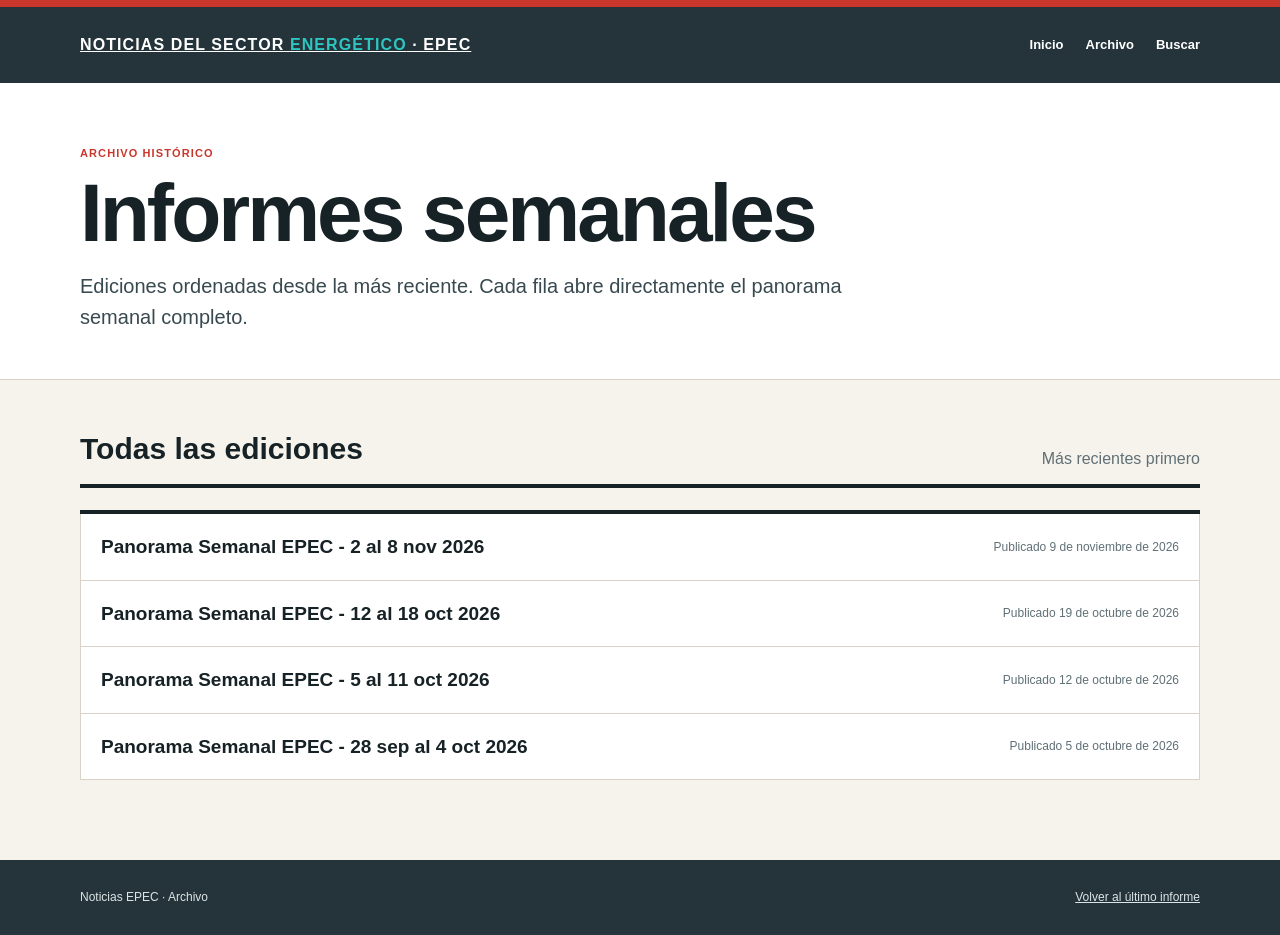
<file: archivo/index.html>
<!doctype html><html lang="es" data-base="../"><head><meta charset="utf-8"><meta name="viewport" content="width=device-width,initial-scale=1"><title>Archivo | Noticias EPEC</title><link rel="stylesheet" href="../assets/site.css"></head><body><header class="masthead"><div class="bar"><a class="brand" href="../">Noticias del sector <span>energético</span> · EPEC</a><nav class="nav"><a href="../">Inicio</a><a href="./">Archivo</a><a href="../buscar/">Buscar</a></nav></div></header><section class="hero"><div class="wrap"><div class="eyebrow">Archivo histórico</div><h1>Informes semanales</h1><p>Ediciones ordenadas desde la más reciente. Cada fila abre directamente el panorama semanal completo.</p></div></section><main class="wrap main"><div class="section-head"><h2>Todas las ediciones</h2><p>Más recientes primero</p></div><div class="archive-list" data-archive></div></main><footer><div class="wrap"><span>Noticias EPEC · Archivo</span><a href="../">Volver al último informe</a></div></footer><script src="../assets/app.js"></script></body></html>
</file>
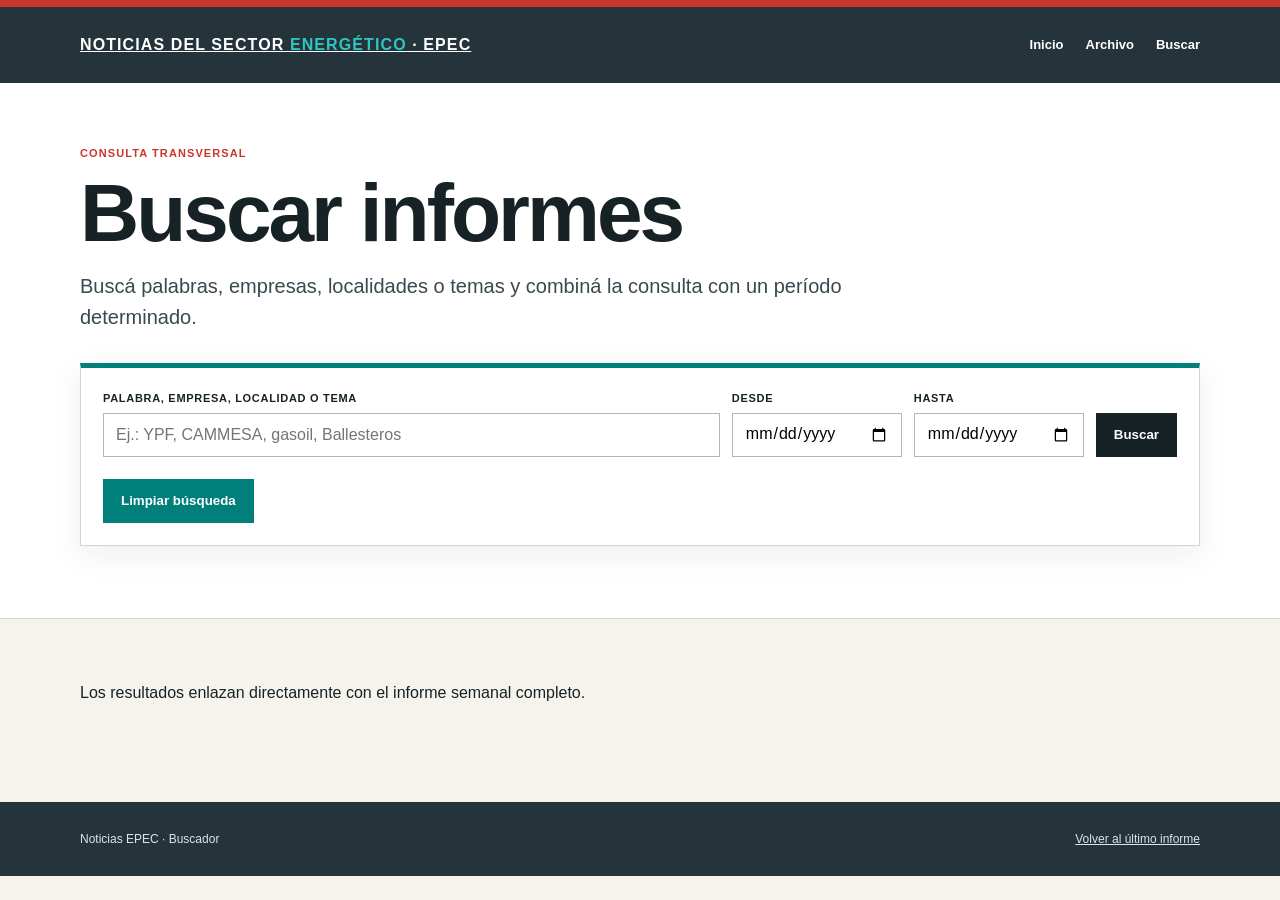
<file: buscar/index.html>
<!doctype html><html lang="es" data-base="../"><head><meta charset="utf-8"><meta name="viewport" content="width=device-width,initial-scale=1"><title>Buscar | Noticias EPEC</title><link rel="stylesheet" href="../assets/site.css"></head><body><header class="masthead"><div class="bar"><a class="brand" href="../">Noticias del sector <span>energético</span> · EPEC</a><nav class="nav"><a href="../">Inicio</a><a href="../archivo/">Archivo</a><a href="./">Buscar</a></nav></div></header><section class="hero"><div class="wrap"><div class="eyebrow">Consulta transversal</div><h1>Buscar informes</h1><p>Buscá palabras, empresas, localidades o temas y combiná la consulta con un período determinado.</p><section class="search-panel" id="buscar"><form id="search-form" class="search-grid"><div class="field"><label for="q">Palabra, empresa, localidad o tema</label><input id="q" name="q" type="search" placeholder="Ej.: YPF, CAMMESA, gasoil, Ballesteros"></div><div class="field"><label for="desde">Desde</label><input id="desde" name="desde" type="date"></div><div class="field"><label for="hasta">Hasta</label><input id="hasta" name="hasta" type="date"></div><button class="button" type="submit">Buscar</button></form><div class="actions"><button class="button secondary" id="clear-search" type="button">Limpiar búsqueda</button></div></section><section class="results" id="results"></section></div></section><main class="wrap main"><p>Los resultados enlazan directamente con el informe semanal completo.</p></main><footer><div class="wrap"><span>Noticias EPEC · Buscador</span><a href="../">Volver al último informe</a></div></footer><script src="../assets/app.js"></script></body></html>
</file>
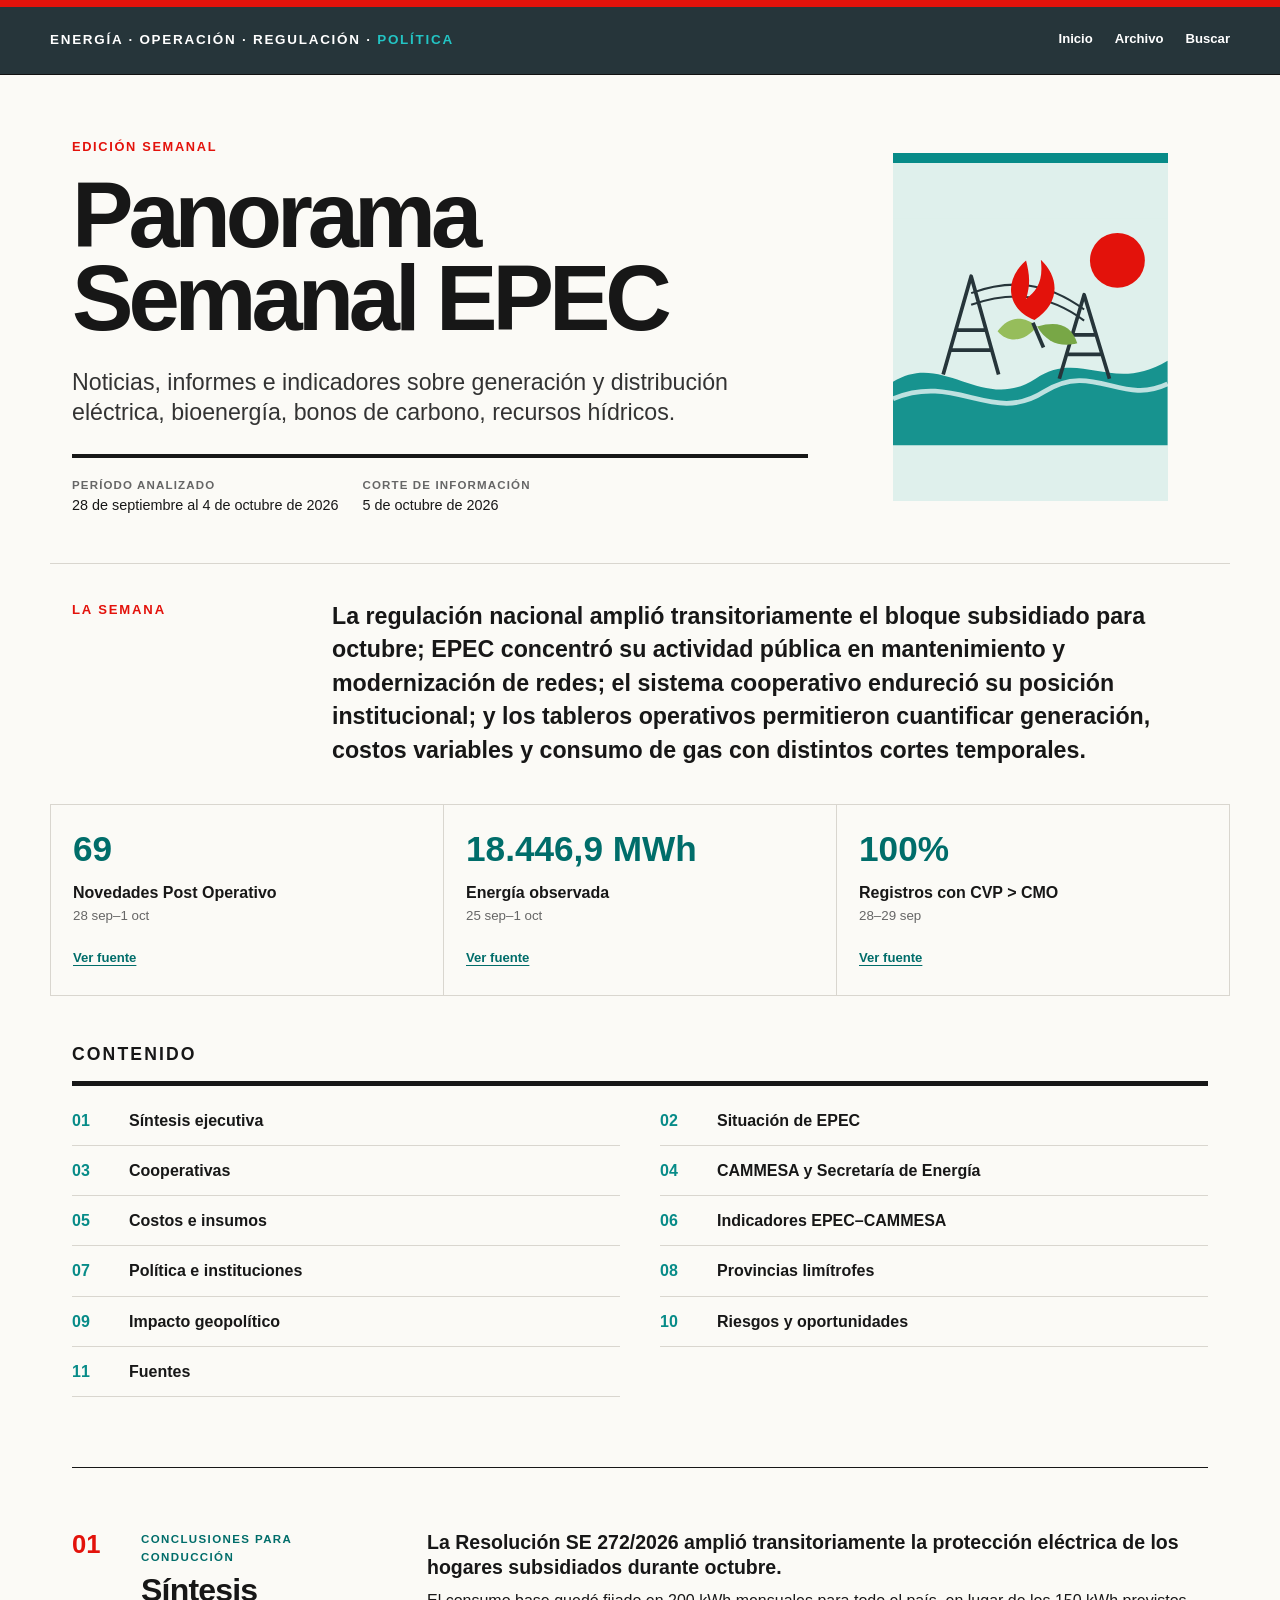
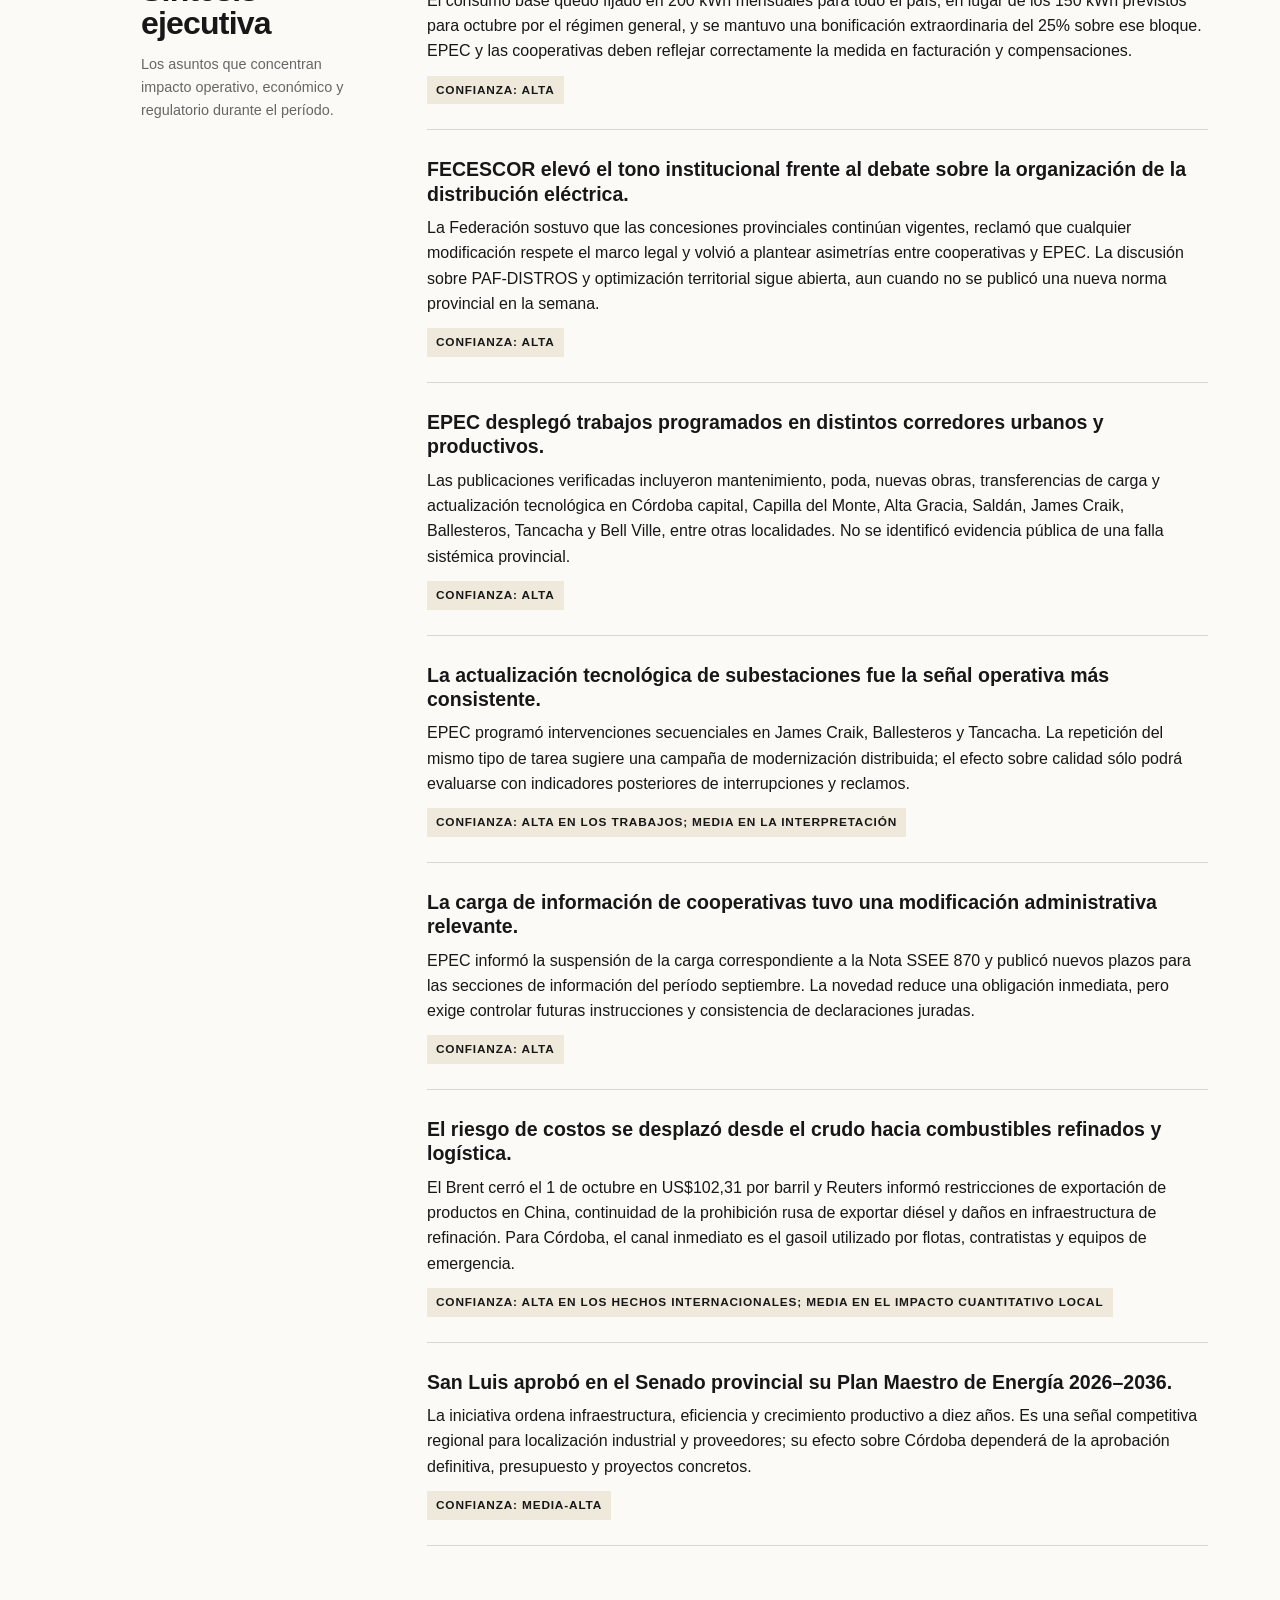
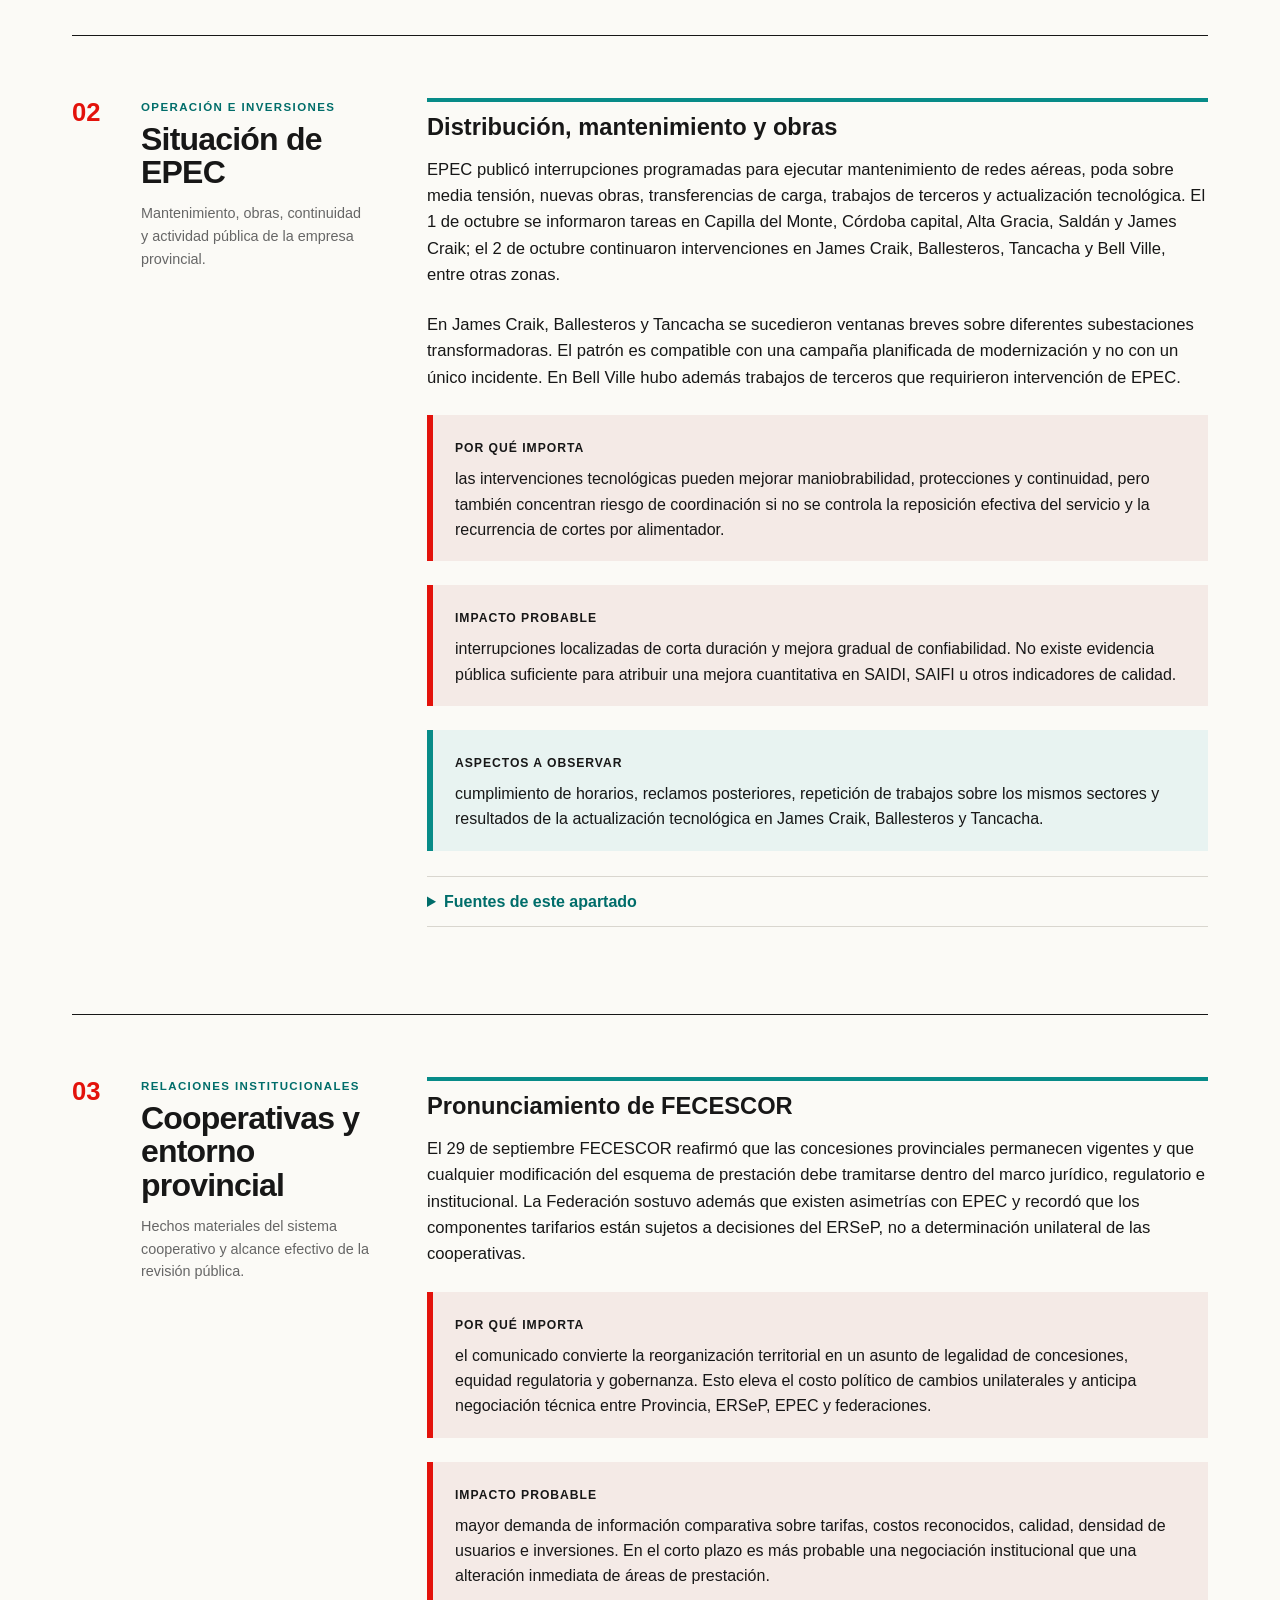
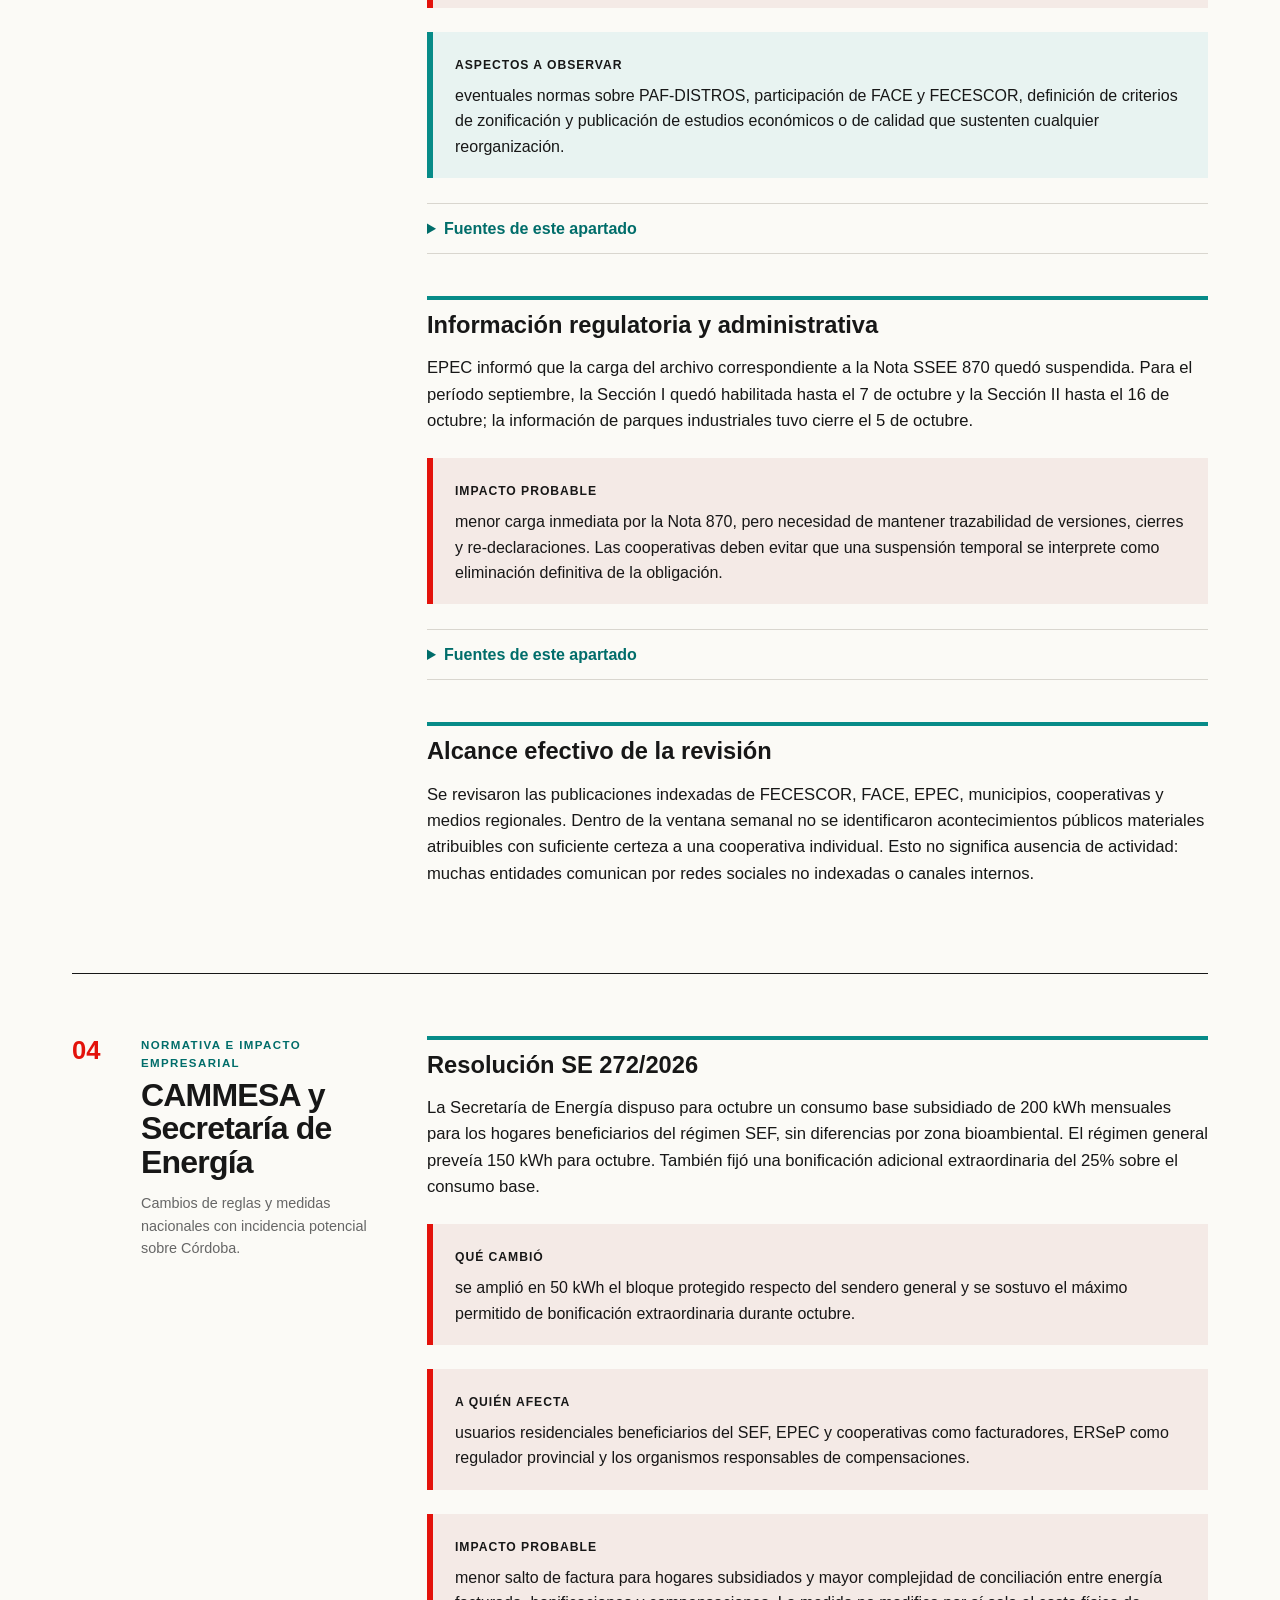
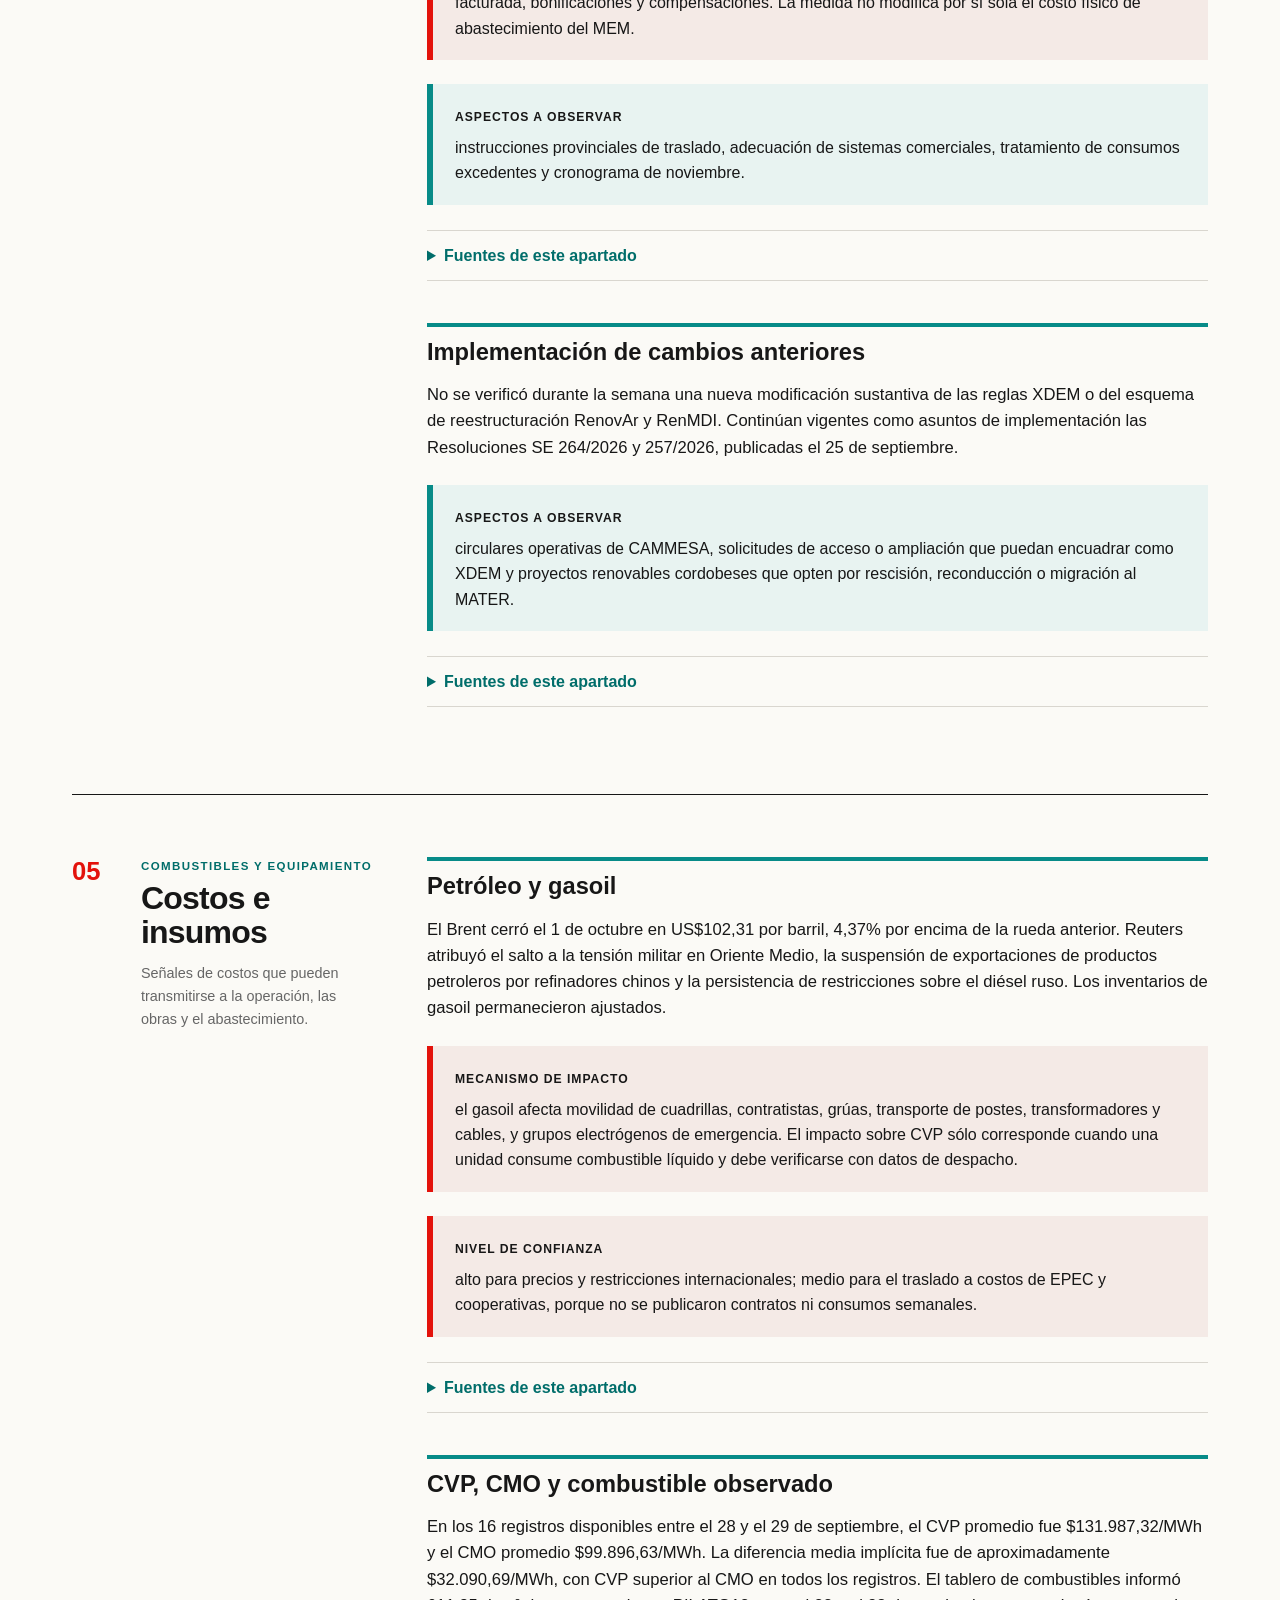
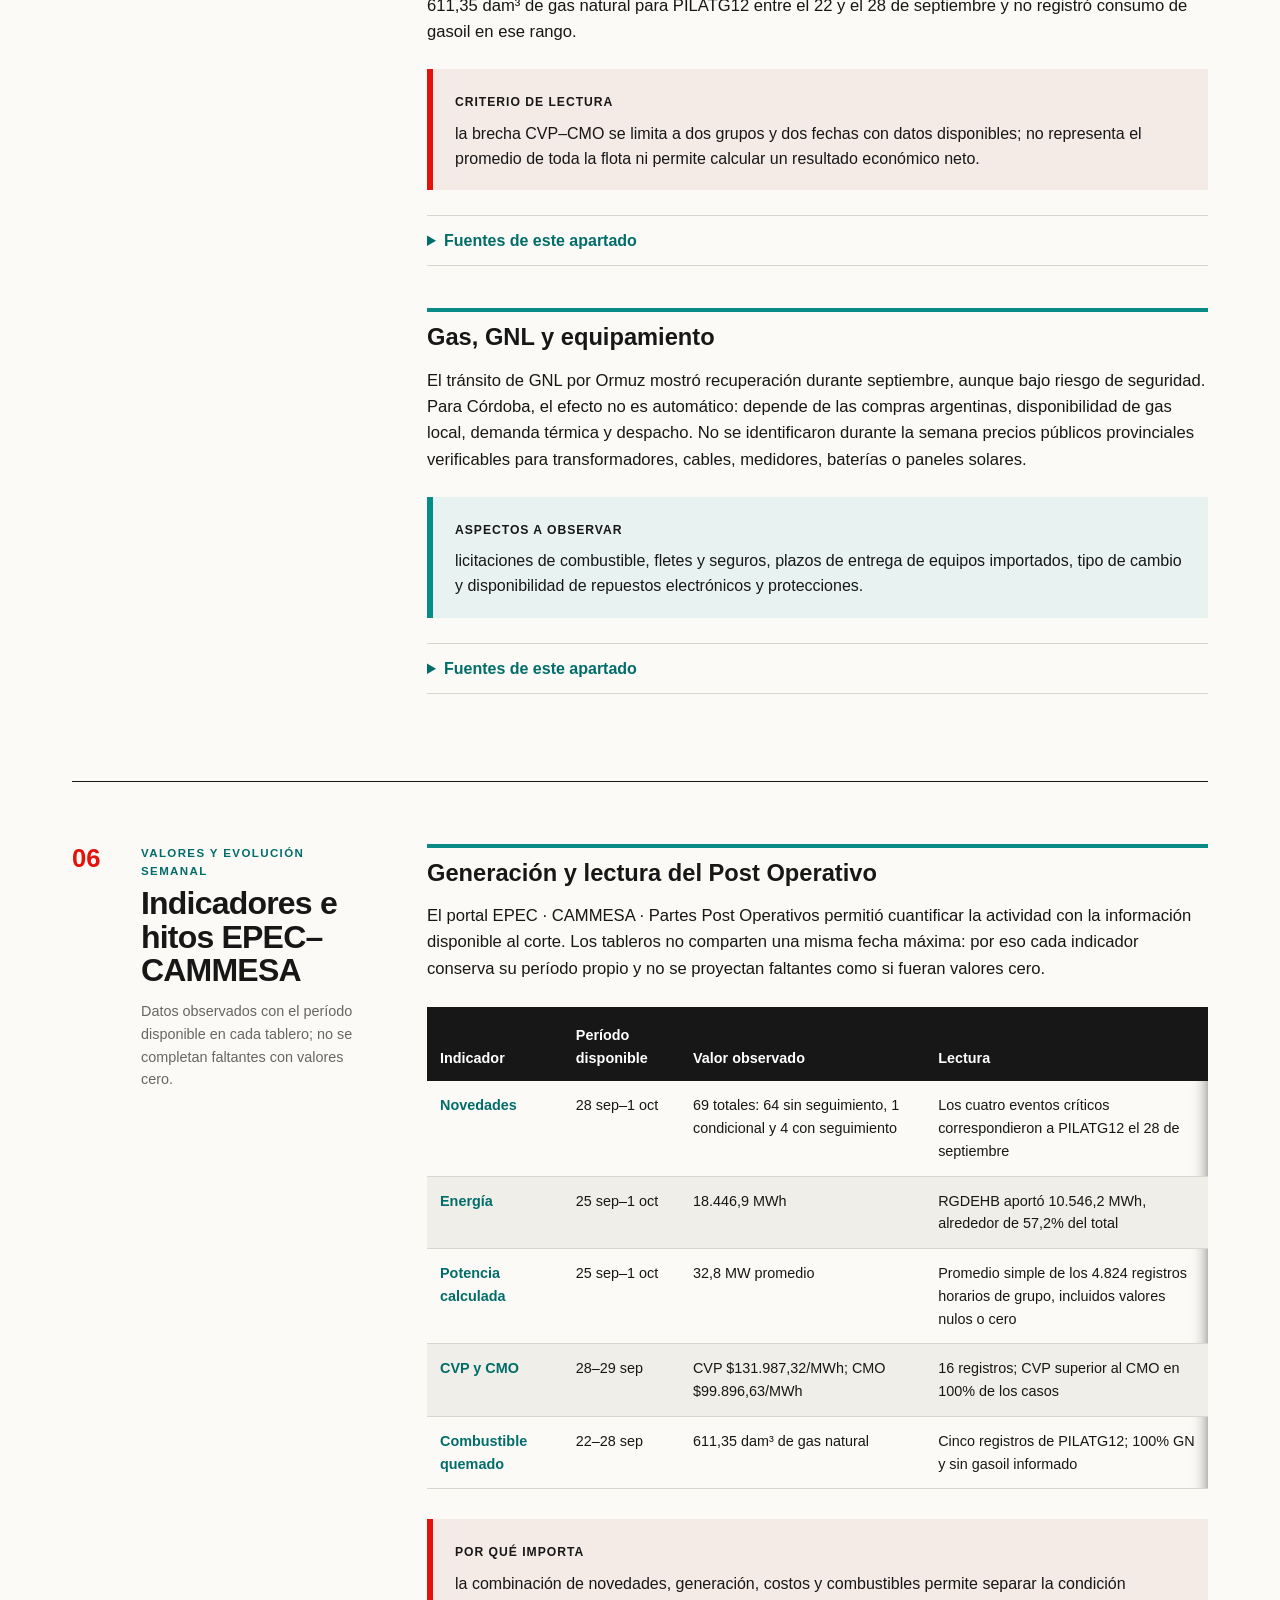
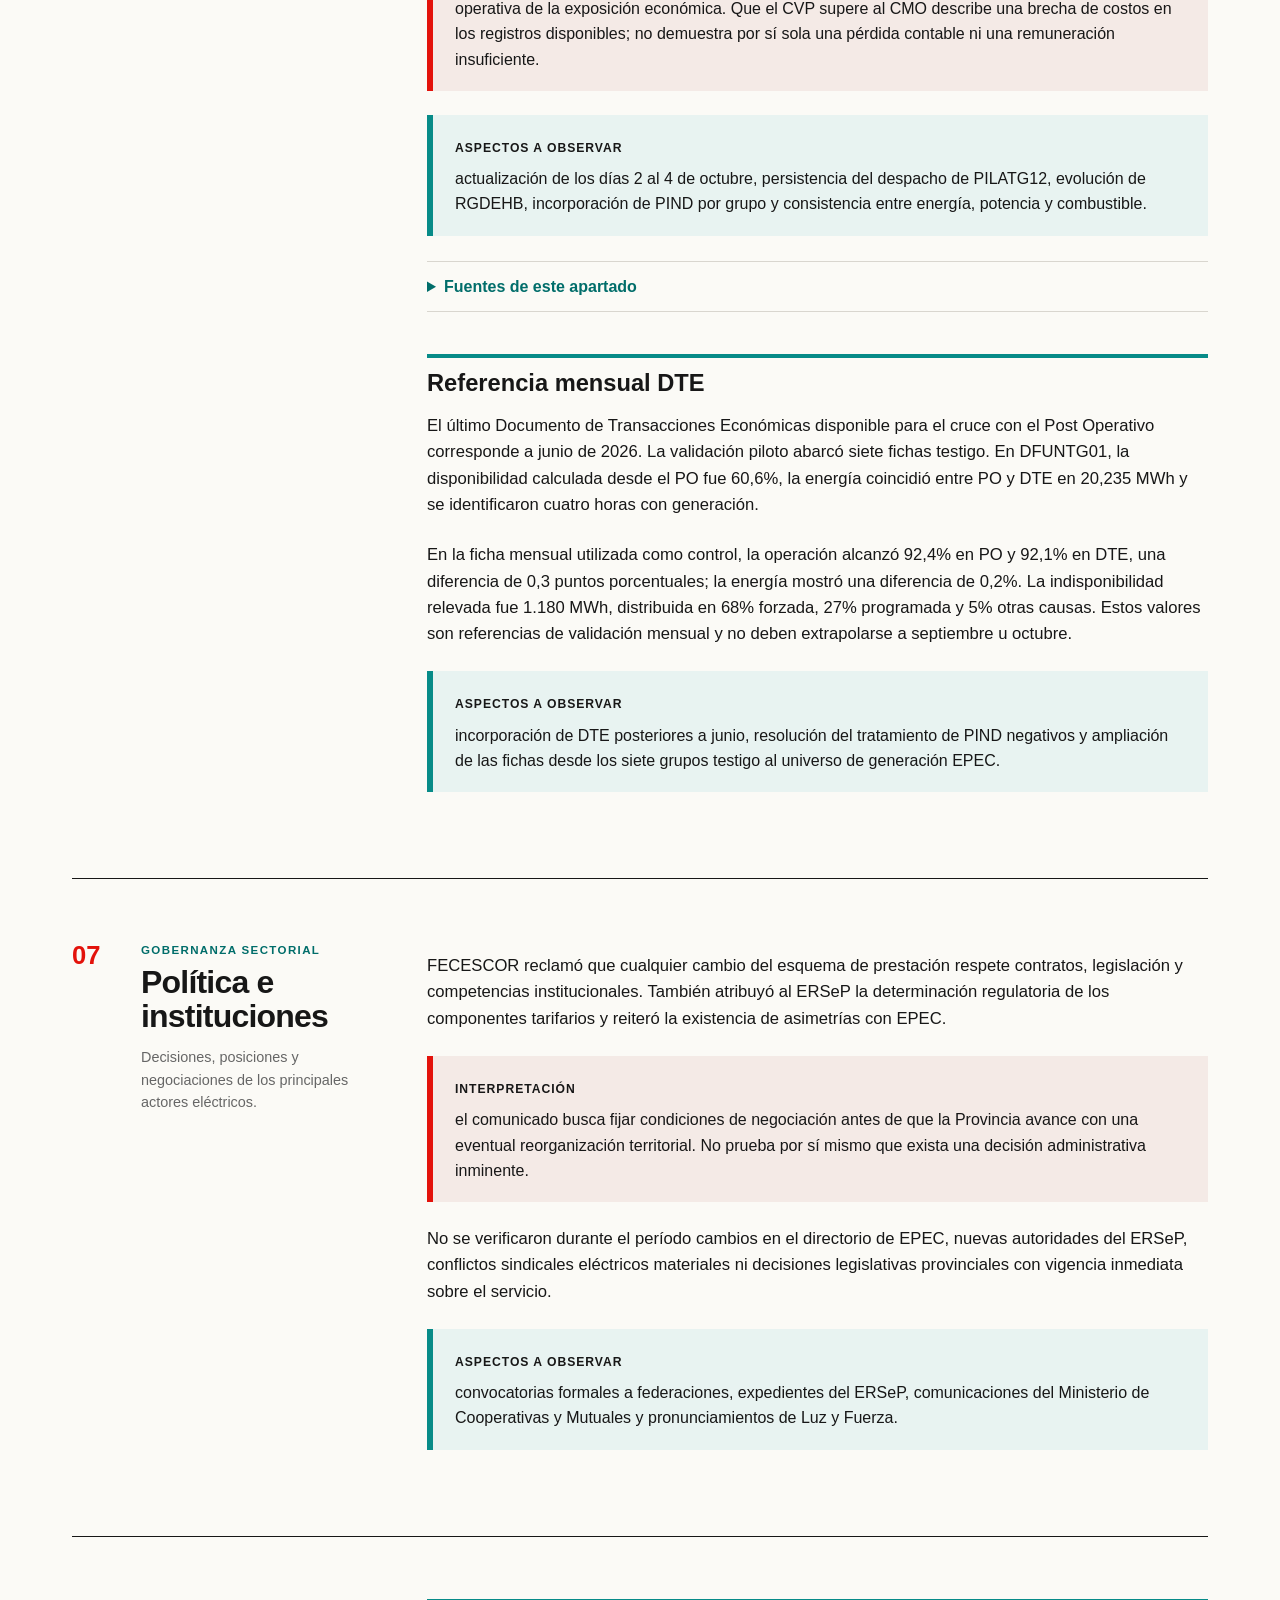
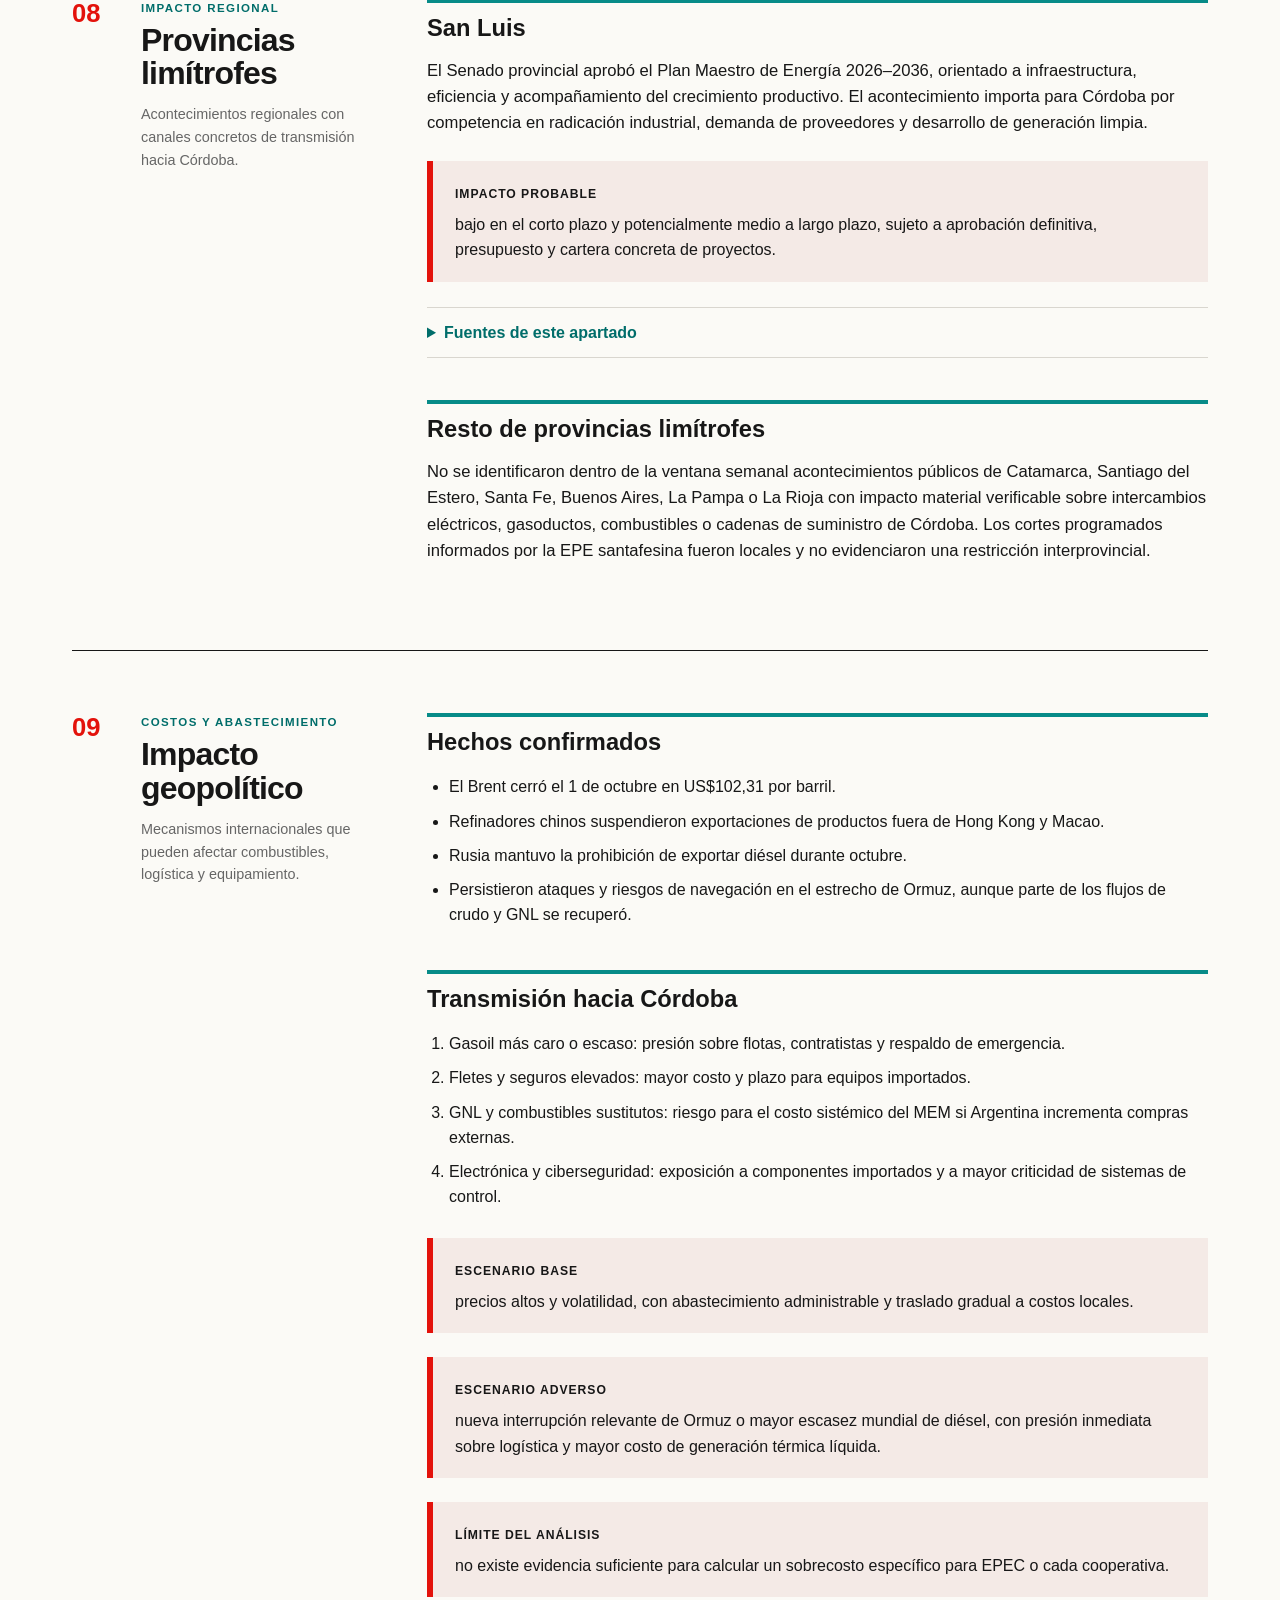
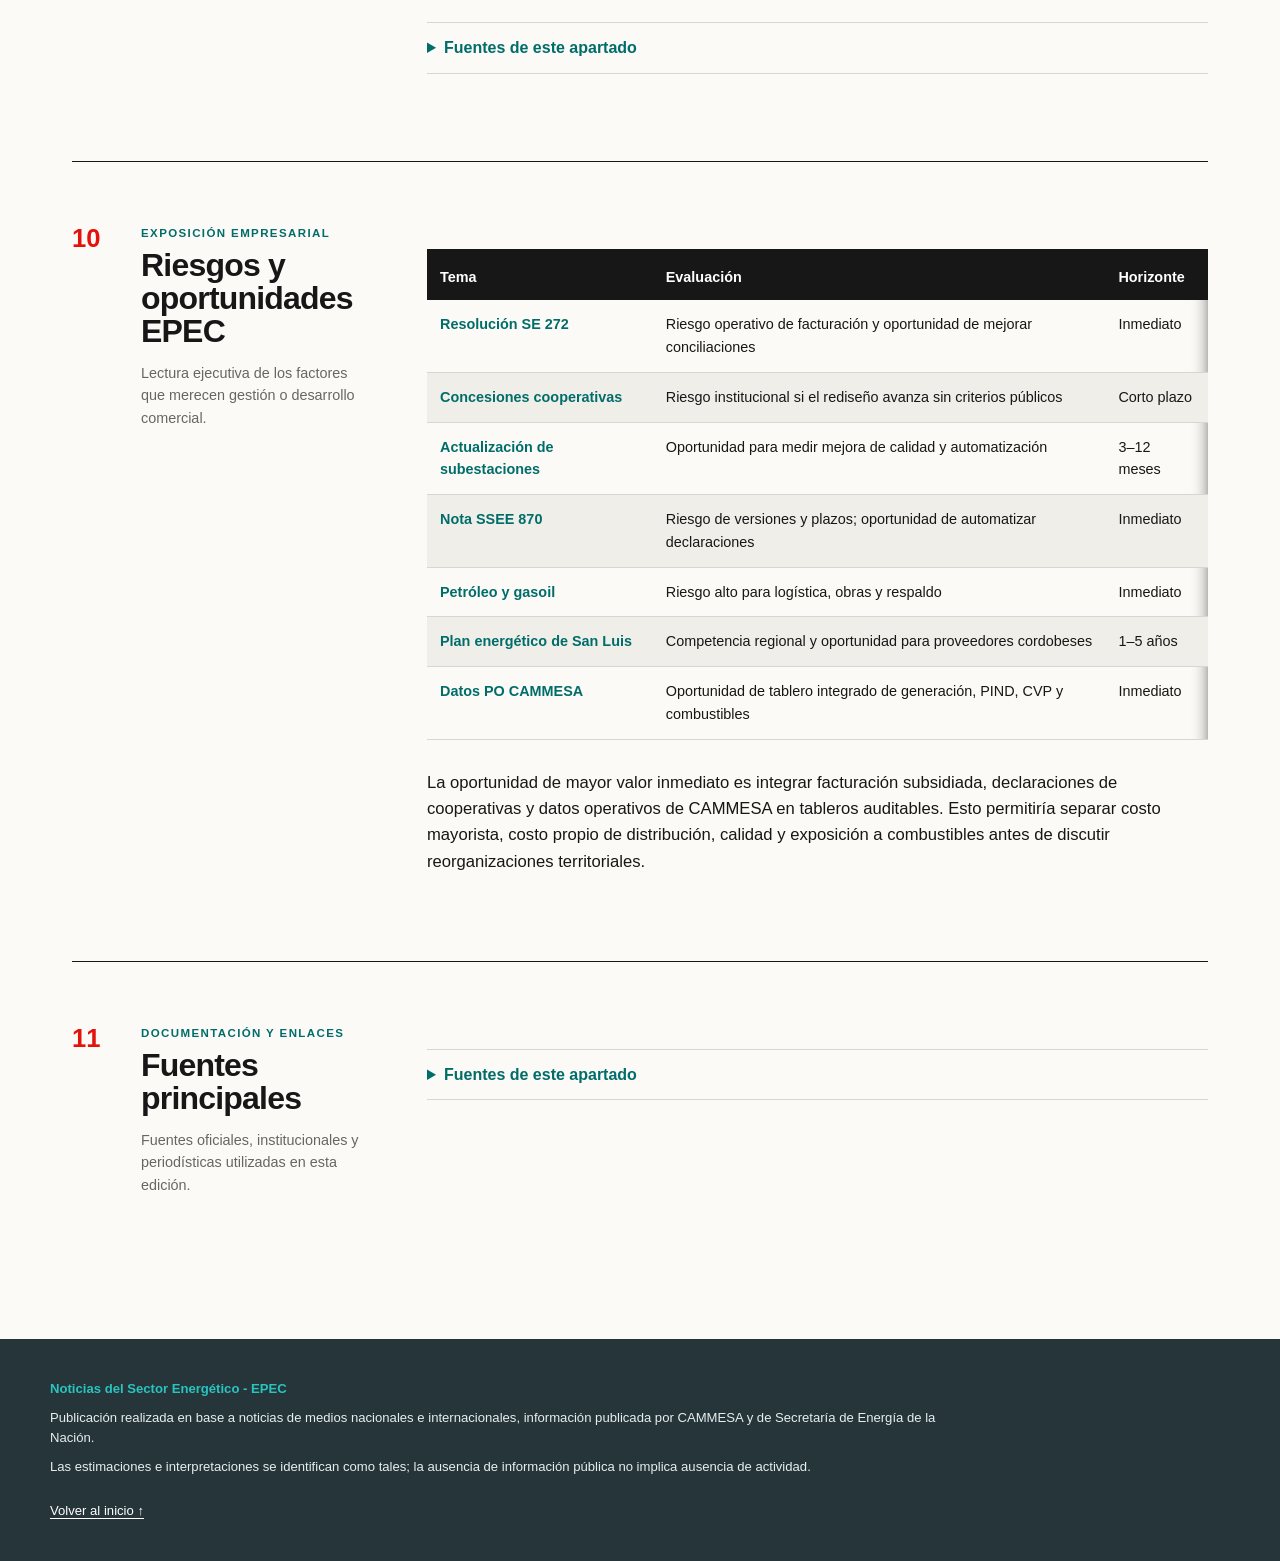
<file: ediciones/2026/10/2026-10-05/index.html>
<!doctype html>
<html lang="es">
<head>
  <meta charset="utf-8">
  <meta name="viewport" content="width=device-width, initial-scale=1">
  <meta name="description" content="Panorama Semanal EPEC: energía, operación, regulación y política eléctrica de Córdoba.">
  <title>Panorama Semanal EPEC | 28 SEP–4 OCT 2026</title>
  <style>
    :root{--ink:#171717;--paper:#fbfaf6;--white:#fff;--muted:#666;--line:#d9d6cf;--red:#e3120b;--teal:#078b88;--teal-dark:#006d6a;--sand:#efe9dc;--slate:#26353a;--soft:#f3f1eb;--max:1180px}
    *{box-sizing:border-box} html{scroll-behavior:smooth} body{margin:0;background:var(--paper);color:var(--ink);font-family:Calibri,"Segoe UI",Arial,sans-serif;line-height:1.58}
    a{color:var(--teal-dark);text-decoration-thickness:1px;text-underline-offset:3px} a:hover{color:var(--red)}
    .topline{height:7px;background:var(--red)}
    .masthead{background:var(--slate);color:#fff;padding:22px max(22px,calc((100vw - var(--max))/2)) 24px;border-bottom:1px solid #111}
    .masthead-row{display:flex;justify-content:space-between;gap:24px;align-items:center}
    .brand{font-size:.84rem;font-weight:700;letter-spacing:.13em;text-transform:uppercase} .brand b{color:#23c4c4}
    .hero{max-width:var(--max);margin:0 auto;display:grid;grid-template-columns:minmax(0,1.35fr) minmax(300px,.65fr);gap:45px;padding:62px 22px 46px;border-bottom:1px solid var(--line)}
    .eyebrow{color:var(--red);font-weight:800;text-transform:uppercase;letter-spacing:.13em;font-size:.8rem;margin:0 0 18px}
    h1{font-size:clamp(3.1rem,7.2vw,6.7rem);line-height:.9;letter-spacing:-.055em;margin:0;max-width:850px;font-weight:800}
    .subtitle{font-size:clamp(1.15rem,2vw,1.45rem);line-height:1.3;max-width:780px;margin:26px 0;color:#333}
    .edition{display:flex;flex-wrap:wrap;gap:10px 24px;padding-top:18px;border-top:4px solid var(--ink);font-size:.9rem}
    .edition strong{display:block;text-transform:uppercase;font-size:.72rem;letter-spacing:.1em;color:var(--muted)}
    .hero-art{align-self:stretch;min-height:340px;background:#dff0ec;border-top:10px solid var(--teal);overflow:hidden;display:flex}
    .hero-art svg{width:100%;height:100%;display:block}
    .lead{max-width:var(--max);margin:0 auto;padding:36px 22px;display:grid;grid-template-columns:220px 1fr;gap:40px;border-bottom:1px solid var(--line)}
    .lead h2{font-size:.82rem;text-transform:uppercase;letter-spacing:.14em;margin:0;color:var(--red)} .lead p{font-size:1.45rem;line-height:1.45;margin:0;font-weight:600}
    .metrics{max-width:var(--max);margin:0 auto;display:grid;grid-template-columns:repeat(3,1fr);border-left:1px solid var(--line);border-bottom:1px solid var(--line)}
    .metric{padding:26px 22px;border-right:1px solid var(--line);display:flex;flex-direction:column;min-height:190px}
    .metric strong{font-size:2.2rem;line-height:1;color:var(--teal-dark)} .metric span{font-weight:700;margin-top:14px} .metric small{color:var(--muted);margin-bottom:auto} .metric a{font-size:.82rem;font-weight:700;margin-top:16px}
    .contents{max-width:var(--max);margin:45px auto 70px;padding:0 22px} .contents h2{border-bottom:5px solid var(--ink);padding-bottom:12px;margin:0 0 10px;font-size:1.1rem;text-transform:uppercase;letter-spacing:.12em}
    .contents-grid{display:grid;grid-template-columns:repeat(2,1fr);column-gap:40px} .contents a{display:grid;grid-template-columns:45px 1fr;gap:12px;padding:12px 0;border-bottom:1px solid var(--line);color:var(--ink);font-weight:700;text-decoration:none} .contents a:hover{color:var(--red)} .contents a span{color:var(--teal);font-variant-numeric:tabular-nums}
    main{max-width:var(--max);margin:0 auto;padding:0 22px 80px}
    .report-section{display:grid;grid-template-columns:300px minmax(0,1fr);gap:55px;padding:62px 0;border-top:1px solid var(--ink);scroll-margin-top:12px}
    .section-head{position:sticky;top:18px;align-self:start;display:grid;grid-template-columns:54px 1fr;gap:15px}
    .section-no{font-size:1.6rem;color:var(--red);font-weight:800;line-height:1.1} .section-kicker{font-size:.72rem;text-transform:uppercase;letter-spacing:.12em;color:var(--teal-dark);font-weight:800;margin:0 0 7px}
    .section-head h2{font-size:2rem;line-height:1.04;letter-spacing:-.025em;margin:0 0 13px} .section-deck{font-size:.9rem;color:var(--muted);margin:0}
    .section-body{min-width:0} .section-body>p{font-size:1.04rem;margin:12px 0 24px}
    .section-body>h3{font-size:1.48rem;line-height:1.15;margin:42px 0 16px;padding-top:12px;border-top:4px solid var(--teal)} .section-body>h3:first-child{margin-top:0}
    .executive-item{border-bottom:1px solid var(--line);padding:0 0 25px;margin:0 0 27px} .executive-item h3{font-size:1.22rem;margin:0 0 9px;line-height:1.25} .executive-item p{margin:0 0 12px}
    .confidence{display:inline-block;background:var(--sand);padding:5px 9px;font-size:.74rem;text-transform:uppercase;letter-spacing:.07em;font-weight:800}
    .callout{margin:24px 0;padding:19px 22px;border-left:6px solid var(--red);background:#f4eae6} .callout.watch{border-left-color:var(--teal);background:#e8f3f1} .callout strong{text-transform:uppercase;letter-spacing:.08em;font-size:.76rem} .callout p{margin:7px 0 0}
    .prose-list{padding-left:22px;margin:18px 0 28px} .prose-list li{margin:9px 0}
    .table-wrap{overflow-x:auto;margin:25px 0 30px;border-top:5px solid var(--ink);box-shadow:inset -18px 0 20px -24px #000}
    table{width:100%;border-collapse:collapse;min-width:690px;font-size:.9rem} th{background:var(--ink);color:#fff;text-align:left;padding:12px 13px;vertical-align:bottom} td{padding:13px;border-bottom:1px solid var(--line);vertical-align:top} tbody tr:nth-child(even){background:#f0eee8} tbody td:first-child{font-weight:700;color:var(--teal-dark)}
    .sources{margin:25px 0;border-top:1px solid var(--line);border-bottom:1px solid var(--line);padding:12px 0} .sources summary{cursor:pointer;font-weight:800;color:var(--teal-dark)} .sources ul{margin:12px 0 4px;padding-left:20px} .sources li{margin:8px 0}
    footer{background:var(--slate);color:#e7eeee;padding:40px max(22px,calc((100vw - var(--max))/2));font-size:.82rem} footer strong{color:#29c4c0} footer p{max-width:900px;margin:8px 0}
    .back{display:inline-block;margin-top:15px;color:#fff}
    @media(max-width:860px){.hero{grid-template-columns:1fr}.hero-art{min-height:260px}.lead{grid-template-columns:1fr;gap:12px}.metrics{grid-template-columns:1fr}.metric{min-height:140px}.contents-grid{grid-template-columns:1fr}.report-section{grid-template-columns:1fr;gap:28px;padding:48px 0}.section-head{position:static}}
    @media(max-width:520px){h1{font-size:3.2rem}.masthead-row{align-items:flex-start;flex-direction:column}.hero{padding-top:42px}.lead p{font-size:1.18rem}}
    @media print{@page{size:A4;margin:16mm}body{background:#fff}.masthead,.topline,footer{print-color-adjust:exact;-webkit-print-color-adjust:exact}.hero{grid-template-columns:1fr}.hero-art{display:none}.contents{page-break-after:always}.report-section{display:block;padding:26px 0;break-before:page}.section-head{position:static;margin-bottom:25px}.sources{display:block}a{color:inherit}}

    .site-nav{display:flex;gap:22px;font-size:.82rem;font-weight:700}.site-nav a{color:#fff;text-decoration:none}.site-nav a:hover{color:#23c4c4}
    @media(max-width:520px){.site-nav{width:100%;justify-content:space-between;gap:12px}}
  </style>
</head>
<body>
  <div class="topline"></div>
  <header class="masthead" id="top"><div class="masthead-row"><div class="brand">Energía · Operación · Regulación · <b>Política</b></div><nav class="site-nav" aria-label="Navegación principal"><a href="/noticias-epec/">Inicio</a><a href="/noticias-epec/archivo/">Archivo</a><a href="/noticias-epec/buscar/">Buscar</a></nav></div></header>
  <section class="hero">
    <div>
      <p class="eyebrow">Edición semanal</p>
      <h1>Panorama<br>Semanal EPEC</h1>
      <p class="subtitle">Noticias, informes e indicadores sobre generación y distribución eléctrica, bioenergía, bonos de carbono, recursos hídricos.</p>
      <div class="edition"><div><strong>Período analizado</strong>28 de septiembre al 4 de octubre de 2026</div><div><strong>Corte de información</strong>5 de octubre de 2026</div></div>
    </div>
    <figure class="hero-art" aria-label="Ilustración abstracta de la red eléctrica, agua y bioenergía">
      <svg viewBox="0 0 520 430" role="img" aria-labelledby="svgTitle svgDesc" xmlns="http://www.w3.org/2000/svg">
        <title id="svgTitle">Infraestructura energética de Córdoba</title><desc id="svgDesc">Composición abstracta original con líneas de transmisión, agua, sol y bioenergía.</desc>
        <rect width="520" height="430" fill="#dff0ec"/><circle cx="425" cy="80" r="52" fill="#e3120b"/>
        <path d="M0 310 C95 250 170 370 270 304 C355 247 415 334 520 270 V430 H0Z" fill="#078b88" opacity=".92"/>
        <path d="M0 342 C120 292 188 392 286 329 C377 270 434 356 520 314" fill="none" stroke="#fff" stroke-width="9" opacity=".72"/>
        <g stroke="#26353a" stroke-width="7" fill="none" stroke-linejoin="round"><path d="M95 296 L148 110 L200 296 M119 212 H176 M106 250 H190"/><path d="M315 304 L362 145 L410 304 M337 221 H386 M326 258 H398"/><path d="M148 142 C222 115 290 120 362 173" stroke-width="4"/><path d="M148 164 C223 138 292 142 362 194" stroke-width="4"/></g>
        <path d="M252 80 C208 118 216 173 268 193 C318 160 315 112 280 79 C285 121 272 137 252 153 C262 122 257 101 252 80Z" fill="#e3120b"/>
        <path d="M273 205 C315 193 338 204 349 237 C318 245 291 236 273 205Z" fill="#78a746"/><path d="M273 205 C245 182 218 187 198 214 C220 239 250 233 273 205Z" fill="#96bd5b"/>
        <path d="M265 198 L285 245" stroke="#26353a" stroke-width="7"/>
      </svg>
    </figure>
  </section>
  <section class="lead"><h2>La semana</h2><p>La regulación nacional amplió transitoriamente el bloque subsidiado para octubre; EPEC concentró su actividad pública en mantenimiento y modernización de redes; el sistema cooperativo endureció su posición institucional; y los tableros operativos permitieron cuantificar generación, costos variables y consumo de gas con distintos cortes temporales.</p></section>
  <section class="metrics" aria-label="Indicadores destacados"><article class="metric">
  <strong>69</strong><span>Novedades Post Operativo</span><small>28 sep–1 oct</small>
  <a href="https://fgpino.github.io/po-cammesa-epec/tableros/Tablero_Novedades_PO_CAMMESA.html" target="_blank" rel="noopener noreferrer">Ver fuente</a>
</article><article class="metric">
  <strong>18.446,9 MWh</strong><span>Energía observada</span><small>25 sep–1 oct</small>
  <a href="https://fgpino.github.io/po-cammesa-epec/tableros/Tablero_Energia_Potencia_PO_CAMMESA.html" target="_blank" rel="noopener noreferrer">Ver fuente</a>
</article><article class="metric">
  <strong>100%</strong><span>Registros con CVP &gt; CMO</span><small>28–29 sep</small>
  <a href="https://fgpino.github.io/po-cammesa-epec/tableros/CVP_y_CMO.html" target="_blank" rel="noopener noreferrer">Ver fuente</a>
</article></section>
  <nav class="contents" aria-label="Contenido"><h2>Contenido</h2><div class="contents-grid"><a href="#s1"><span>01</span>Síntesis ejecutiva</a><a href="#s2"><span>02</span>Situación de EPEC</a><a href="#s3"><span>03</span>Cooperativas</a><a href="#s4"><span>04</span>CAMMESA y Secretaría de Energía</a><a href="#s5"><span>05</span>Costos e insumos</a><a href="#s6"><span>06</span>Indicadores EPEC–CAMMESA</a><a href="#s7"><span>07</span>Política e instituciones</a><a href="#s8"><span>08</span>Provincias limítrofes</a><a href="#s9"><span>09</span>Impacto geopolítico</a><a href="#s10"><span>10</span>Riesgos y oportunidades</a><a href="#s11"><span>11</span>Fuentes</a></div></nav>
  <main><section id="s1" class="report-section">
      <header class="section-head">
        <span class="section-no">01</span>
        <div><p class="section-kicker">Conclusiones para conducción</p><h2>Síntesis ejecutiva</h2><p class="section-deck">Los asuntos que concentran impacto operativo, económico y regulatorio durante el período.</p></div>
      </header>
      <div class="section-body"><article class="executive-item"><h3>La Resolución SE 272/2026 amplió transitoriamente la protección eléctrica de los hogares subsidiados durante octubre.</h3><p>El consumo base quedó fijado en 200 kWh mensuales para todo el país, en lugar de los 150 kWh previstos para octubre por el régimen general, y se mantuvo una bonificación extraordinaria del 25% sobre ese bloque. EPEC y las cooperativas deben reflejar correctamente la medida en facturación y compensaciones.</p><span class="confidence">Confianza: alta</span></article>
<article class="executive-item"><h3>FECESCOR elevó el tono institucional frente al debate sobre la organización de la distribución eléctrica.</h3><p>La Federación sostuvo que las concesiones provinciales continúan vigentes, reclamó que cualquier modificación respete el marco legal y volvió a plantear asimetrías entre cooperativas y EPEC. La discusión sobre PAF-DISTROS y optimización territorial sigue abierta, aun cuando no se publicó una nueva norma provincial en la semana.</p><span class="confidence">Confianza: alta</span></article>
<article class="executive-item"><h3>EPEC desplegó trabajos programados en distintos corredores urbanos y productivos.</h3><p>Las publicaciones verificadas incluyeron mantenimiento, poda, nuevas obras, transferencias de carga y actualización tecnológica en Córdoba capital, Capilla del Monte, Alta Gracia, Saldán, James Craik, Ballesteros, Tancacha y Bell Ville, entre otras localidades. No se identificó evidencia pública de una falla sistémica provincial.</p><span class="confidence">Confianza: alta</span></article>
<article class="executive-item"><h3>La actualización tecnológica de subestaciones fue la señal operativa más consistente.</h3><p>EPEC programó intervenciones secuenciales en James Craik, Ballesteros y Tancacha. La repetición del mismo tipo de tarea sugiere una campaña de modernización distribuida; el efecto sobre calidad sólo podrá evaluarse con indicadores posteriores de interrupciones y reclamos.</p><span class="confidence">Confianza: alta en los trabajos; media en la interpretación</span></article>
<article class="executive-item"><h3>La carga de información de cooperativas tuvo una modificación administrativa relevante.</h3><p>EPEC informó la suspensión de la carga correspondiente a la Nota SSEE 870 y publicó nuevos plazos para las secciones de información del período septiembre. La novedad reduce una obligación inmediata, pero exige controlar futuras instrucciones y consistencia de declaraciones juradas.</p><span class="confidence">Confianza: alta</span></article>
<article class="executive-item"><h3>El riesgo de costos se desplazó desde el crudo hacia combustibles refinados y logística.</h3><p>El Brent cerró el 1 de octubre en US$102,31 por barril y Reuters informó restricciones de exportación de productos en China, continuidad de la prohibición rusa de exportar diésel y daños en infraestructura de refinación. Para Córdoba, el canal inmediato es el gasoil utilizado por flotas, contratistas y equipos de emergencia.</p><span class="confidence">Confianza: alta en los hechos internacionales; media en el impacto cuantitativo local</span></article>
<article class="executive-item"><h3>San Luis aprobó en el Senado provincial su Plan Maestro de Energía 2026–2036.</h3><p>La iniciativa ordena infraestructura, eficiencia y crecimiento productivo a diez años. Es una señal competitiva regional para localización industrial y proveedores; su efecto sobre Córdoba dependerá de la aprobación definitiva, presupuesto y proyectos concretos.</p><span class="confidence">Confianza: media-alta</span></article></div>
    </section><section id="s2" class="report-section">
      <header class="section-head">
        <span class="section-no">02</span>
        <div><p class="section-kicker">Operación e inversiones</p><h2>Situación de EPEC</h2><p class="section-deck">Mantenimiento, obras, continuidad y actividad pública de la empresa provincial.</p></div>
      </header>
      <div class="section-body"><h3>Distribución, mantenimiento y obras</h3>
<p>EPEC publicó interrupciones programadas para ejecutar mantenimiento de redes aéreas, poda sobre media tensión, nuevas obras, transferencias de carga, trabajos de terceros y actualización tecnológica. El 1 de octubre se informaron tareas en Capilla del Monte, Córdoba capital, Alta Gracia, Saldán y James Craik; el 2 de octubre continuaron intervenciones en James Craik, Ballesteros, Tancacha y Bell Ville, entre otras zonas.</p>
<p>En James Craik, Ballesteros y Tancacha se sucedieron ventanas breves sobre diferentes subestaciones transformadoras. El patrón es compatible con una campaña planificada de modernización y no con un único incidente. En Bell Ville hubo además trabajos de terceros que requirieron intervención de EPEC.</p>
<aside class="callout analysis"><strong>Por qué importa</strong><p>las intervenciones tecnológicas pueden mejorar maniobrabilidad, protecciones y continuidad, pero también concentran riesgo de coordinación si no se controla la reposición efectiva del servicio y la recurrencia de cortes por alimentador.</p></aside>
<aside class="callout analysis"><strong>Impacto probable</strong><p>interrupciones localizadas de corta duración y mejora gradual de confiabilidad. No existe evidencia pública suficiente para atribuir una mejora cuantitativa en SAIDI, SAIFI u otros indicadores de calidad.</p></aside>
<aside class="callout watch"><strong>Aspectos a observar</strong><p>cumplimiento de horarios, reclamos posteriores, repetición de trabajos sobre los mismos sectores y resultados de la actualización tecnológica en James Craik, Ballesteros y Tancacha.</p></aside>
<details class="sources"><summary>Fuentes de este apartado</summary><ul><li><a href="https://www.epec.com.ar/actualidad/trabajos-mejoras" target="_blank" rel="noopener noreferrer">EPEC — Trabajos por mejoras</a></li><li><a href="https://eldoce.tv/actualidad/2026/09/30/multiples-cortes-de-luz-de-epec-para-este-jueves-en-cordoba-barrios-y-localidades-afectadas/" target="_blank" rel="noopener noreferrer">El Doce — Cortes programados del 1 de octubre</a></li><li><a href="https://el-periodico.com.ar/region/cortes-de-luz-de-epec-programados-para-el-viernes-2-de-octubre_a6abebbcfcf6f91489713ce6e?output=amp" target="_blank" rel="noopener noreferrer">El Periódico — Cortes programados del 2 de octubre</a></li></ul></details></div>
    </section><section id="s3" class="report-section">
      <header class="section-head">
        <span class="section-no">03</span>
        <div><p class="section-kicker">Relaciones institucionales</p><h2>Cooperativas y entorno provincial</h2><p class="section-deck">Hechos materiales del sistema cooperativo y alcance efectivo de la revisión pública.</p></div>
      </header>
      <div class="section-body"><h3>Pronunciamiento de FECESCOR</h3>
<p>El 29 de septiembre FECESCOR reafirmó que las concesiones provinciales permanecen vigentes y que cualquier modificación del esquema de prestación debe tramitarse dentro del marco jurídico, regulatorio e institucional. La Federación sostuvo además que existen asimetrías con EPEC y recordó que los componentes tarifarios están sujetos a decisiones del ERSeP, no a determinación unilateral de las cooperativas.</p>
<aside class="callout analysis"><strong>Por qué importa</strong><p>el comunicado convierte la reorganización territorial en un asunto de legalidad de concesiones, equidad regulatoria y gobernanza. Esto eleva el costo político de cambios unilaterales y anticipa negociación técnica entre Provincia, ERSeP, EPEC y federaciones.</p></aside>
<aside class="callout analysis"><strong>Impacto probable</strong><p>mayor demanda de información comparativa sobre tarifas, costos reconocidos, calidad, densidad de usuarios e inversiones. En el corto plazo es más probable una negociación institucional que una alteración inmediata de áreas de prestación.</p></aside>
<aside class="callout watch"><strong>Aspectos a observar</strong><p>eventuales normas sobre PAF-DISTROS, participación de FACE y FECESCOR, definición de criterios de zonificación y publicación de estudios económicos o de calidad que sustenten cualquier reorganización.</p></aside>
<details class="sources"><summary>Fuentes de este apartado</summary><ul><li><a href="https://fecescor.com.ar/noticia/fecescor-reafirma-la-vigencia-de-las-concesiones-y-el-compromiso-del-sistema-cooperativo/" target="_blank" rel="noopener noreferrer">FECESCOR — Vigencia de concesiones y compromiso del sistema cooperativo · 29 sep 2026</a></li><li><a href="https://cooperativas.face.coop/noticias.php" target="_blank" rel="noopener noreferrer">FACE — Noticias del sector cooperativo</a></li></ul></details>
<h3>Información regulatoria y administrativa</h3>
<p>EPEC informó que la carga del archivo correspondiente a la Nota SSEE 870 quedó suspendida. Para el período septiembre, la Sección I quedó habilitada hasta el 7 de octubre y la Sección II hasta el 16 de octubre; la información de parques industriales tuvo cierre el 5 de octubre.</p>
<aside class="callout analysis"><strong>Impacto probable</strong><p>menor carga inmediata por la Nota 870, pero necesidad de mantener trazabilidad de versiones, cierres y re-declaraciones. Las cooperativas deben evitar que una suspensión temporal se interprete como eliminación definitiva de la obligación.</p></aside>
<details class="sources"><summary>Fuentes de este apartado</summary><ul><li><a href="https://www.epec.com.ar/web/xxww_info_pkg.informar_plazos" target="_blank" rel="noopener noreferrer">EPEC — Plazos de carga para cooperativas · período septiembre 2026</a></li><li><a href="https://web.epec.com.ar/web/xxww_coopconsumos_pkg_30.nota_2540?cnt_numero=1&amp;srv_codigo=127357" target="_blank" rel="noopener noreferrer">EPEC — Nota SE 2540/2014 · archivo publicado 1 oct 2026</a></li></ul></details>
<h3>Alcance efectivo de la revisión</h3>
<p>Se revisaron las publicaciones indexadas de FECESCOR, FACE, EPEC, municipios, cooperativas y medios regionales. Dentro de la ventana semanal no se identificaron acontecimientos públicos materiales atribuibles con suficiente certeza a una cooperativa individual. Esto no significa ausencia de actividad: muchas entidades comunican por redes sociales no indexadas o canales internos.</p></div>
    </section><section id="s4" class="report-section">
      <header class="section-head">
        <span class="section-no">04</span>
        <div><p class="section-kicker">Normativa e impacto empresarial</p><h2>CAMMESA y Secretaría de Energía</h2><p class="section-deck">Cambios de reglas y medidas nacionales con incidencia potencial sobre Córdoba.</p></div>
      </header>
      <div class="section-body"><h3>Resolución SE 272/2026</h3>
<p>La Secretaría de Energía dispuso para octubre un consumo base subsidiado de 200 kWh mensuales para los hogares beneficiarios del régimen SEF, sin diferencias por zona bioambiental. El régimen general preveía 150 kWh para octubre. También fijó una bonificación adicional extraordinaria del 25% sobre el consumo base.</p>
<aside class="callout analysis"><strong>Qué cambió</strong><p>se amplió en 50 kWh el bloque protegido respecto del sendero general y se sostuvo el máximo permitido de bonificación extraordinaria durante octubre.</p></aside>
<aside class="callout analysis"><strong>A quién afecta</strong><p>usuarios residenciales beneficiarios del SEF, EPEC y cooperativas como facturadores, ERSeP como regulador provincial y los organismos responsables de compensaciones.</p></aside>
<aside class="callout analysis"><strong>Impacto probable</strong><p>menor salto de factura para hogares subsidiados y mayor complejidad de conciliación entre energía facturada, bonificaciones y compensaciones. La medida no modifica por sí sola el costo físico de abastecimiento del MEM.</p></aside>
<aside class="callout watch"><strong>Aspectos a observar</strong><p>instrucciones provinciales de traslado, adecuación de sistemas comerciales, tratamiento de consumos excedentes y cronograma de noviembre.</p></aside>
<details class="sources"><summary>Fuentes de este apartado</summary><ul><li><a href="https://www.argentina.gob.ar/normativa/nacional/norma-430767/texto" target="_blank" rel="noopener noreferrer">Argentina.gob.ar — Resolución 708/2026 con detalle de la Resolución SE 272/2026</a></li><li><a href="https://www.boletinoficial.gob.ar/detalleAviso/primera/348322/20261001?anexos=1" target="_blank" rel="noopener noreferrer">Boletín Oficial — Resolución 709/2026 · 1 oct 2026</a></li></ul></details>
<h3>Implementación de cambios anteriores</h3>
<p>No se verificó durante la semana una nueva modificación sustantiva de las reglas XDEM o del esquema de reestructuración RenovAr y RenMDI. Continúan vigentes como asuntos de implementación las Resoluciones SE 264/2026 y 257/2026, publicadas el 25 de septiembre.</p>
<aside class="callout watch"><strong>Aspectos a observar</strong><p>circulares operativas de CAMMESA, solicitudes de acceso o ampliación que puedan encuadrar como XDEM y proyectos renovables cordobeses que opten por rescisión, reconducción o migración al MATER.</p></aside>
<details class="sources"><summary>Fuentes de este apartado</summary><ul><li><a href="https://cammesaweb.cammesa.com/" target="_blank" rel="noopener noreferrer">CAMMESA — Resolución SE 264/2026 · XDEM</a></li><li><a href="https://www.boletinoficial.gob.ar/detalleAviso/primera/347964/20260925" target="_blank" rel="noopener noreferrer">Boletín Oficial — Resolución SE 257/2026</a></li></ul></details></div>
    </section><section id="s5" class="report-section">
      <header class="section-head">
        <span class="section-no">05</span>
        <div><p class="section-kicker">Combustibles y equipamiento</p><h2>Costos e insumos</h2><p class="section-deck">Señales de costos que pueden transmitirse a la operación, las obras y el abastecimiento.</p></div>
      </header>
      <div class="section-body"><h3>Petróleo y gasoil</h3>
<p>El Brent cerró el 1 de octubre en US$102,31 por barril, 4,37% por encima de la rueda anterior. Reuters atribuyó el salto a la tensión militar en Oriente Medio, la suspensión de exportaciones de productos petroleros por refinadores chinos y la persistencia de restricciones sobre el diésel ruso. Los inventarios de gasoil permanecieron ajustados.</p>
<aside class="callout analysis"><strong>Mecanismo de impacto</strong><p>el gasoil afecta movilidad de cuadrillas, contratistas, grúas, transporte de postes, transformadores y cables, y grupos electrógenos de emergencia. El impacto sobre CVP sólo corresponde cuando una unidad consume combustible líquido y debe verificarse con datos de despacho.</p></aside>
<aside class="callout analysis"><strong>Nivel de confianza</strong><p>alto para precios y restricciones internacionales; medio para el traslado a costos de EPEC y cooperativas, porque no se publicaron contratos ni consumos semanales.</p></aside>
<details class="sources"><summary>Fuentes de este apartado</summary><ul><li><a href="https://www.reuters.com/business/energy/oil-prices-barely-changed-investors-assess-us-iran-peace-talks-gulf-exports-2026-10-01/" target="_blank" rel="noopener noreferrer">Reuters — Brent y tensión en combustibles refinados · 1 oct 2026</a></li></ul></details>
<h3>CVP, CMO y combustible observado</h3>
<p>En los 16 registros disponibles entre el 28 y el 29 de septiembre, el CVP promedio fue $131.987,32/MWh y el CMO promedio $99.896,63/MWh. La diferencia media implícita fue de aproximadamente $32.090,69/MWh, con CVP superior al CMO en todos los registros. El tablero de combustibles informó 611,35 dam³ de gas natural para PILATG12 entre el 22 y el 28 de septiembre y no registró consumo de gasoil en ese rango.</p>
<aside class="callout analysis"><strong>Criterio de lectura</strong><p>la brecha CVP–CMO se limita a dos grupos y dos fechas con datos disponibles; no representa el promedio de toda la flota ni permite calcular un resultado económico neto.</p></aside>
<details class="sources"><summary>Fuentes de este apartado</summary><ul><li><a href="https://fgpino.github.io/po-cammesa-epec/tableros/CVP_y_CMO.html" target="_blank" rel="noopener noreferrer">Portal EPEC–CAMMESA — CVP y CMO</a></li><li><a href="https://fgpino.github.io/po-cammesa-epec/tableros/Tablero_Comb_Quemado_EPEC.html" target="_blank" rel="noopener noreferrer">Portal EPEC–CAMMESA — Combustibles Quemados</a></li></ul></details>
<h3>Gas, GNL y equipamiento</h3>
<p>El tránsito de GNL por Ormuz mostró recuperación durante septiembre, aunque bajo riesgo de seguridad. Para Córdoba, el efecto no es automático: depende de las compras argentinas, disponibilidad de gas local, demanda térmica y despacho. No se identificaron durante la semana precios públicos provinciales verificables para transformadores, cables, medidores, baterías o paneles solares.</p>
<aside class="callout watch"><strong>Aspectos a observar</strong><p>licitaciones de combustible, fletes y seguros, plazos de entrega de equipos importados, tipo de cambio y disponibilidad de repuestos electrónicos y protecciones.</p></aside>
<details class="sources"><summary>Fuentes de este apartado</summary><ul><li><a href="https://www.reuters.com/business/energy/september-lng-shipments-through-hormuz-hit-highest-since-start-us-iran-war-2026-10-02/" target="_blank" rel="noopener noreferrer">Reuters — Tránsito de GNL por Ormuz · 2 oct 2026</a></li></ul></details></div>
    </section><section id="s6" class="report-section">
      <header class="section-head">
        <span class="section-no">06</span>
        <div><p class="section-kicker">Valores y evolución semanal</p><h2>Indicadores e hitos EPEC–CAMMESA</h2><p class="section-deck">Datos observados con el período disponible en cada tablero; no se completan faltantes con valores cero.</p></div>
      </header>
      <div class="section-body"><h3>Generación y lectura del Post Operativo</h3>
<p>El portal EPEC · CAMMESA · Partes Post Operativos permitió cuantificar la actividad con la información disponible al corte. Los tableros no comparten una misma fecha máxima: por eso cada indicador conserva su período propio y no se proyectan faltantes como si fueran valores cero.</p>
<div class="table-wrap" tabindex="0"><table><thead><tr><th scope="col">Indicador</th><th scope="col">Período disponible</th><th scope="col">Valor observado</th><th scope="col">Lectura</th></tr></thead><tbody><tr><td>Novedades</td><td>28 sep–1 oct</td><td>69 totales: 64 sin seguimiento, 1 condicional y 4 con seguimiento</td><td>Los cuatro eventos críticos correspondieron a PILATG12 el 28 de septiembre</td></tr><tr><td>Energía</td><td>25 sep–1 oct</td><td>18.446,9 MWh</td><td>RGDEHB aportó 10.546,2 MWh, alrededor de 57,2% del total</td></tr><tr><td>Potencia calculada</td><td>25 sep–1 oct</td><td>32,8 MW promedio</td><td>Promedio simple de los 4.824 registros horarios de grupo, incluidos valores nulos o cero</td></tr><tr><td>CVP y CMO</td><td>28–29 sep</td><td>CVP $131.987,32/MWh; CMO $99.896,63/MWh</td><td>16 registros; CVP superior al CMO en 100% de los casos</td></tr><tr><td>Combustible quemado</td><td>22–28 sep</td><td>611,35 dam³ de gas natural</td><td>Cinco registros de PILATG12; 100% GN y sin gasoil informado</td></tr></tbody></table></div>
<aside class="callout analysis"><strong>Por qué importa</strong><p>la combinación de novedades, generación, costos y combustibles permite separar la condición operativa de la exposición económica. Que el CVP supere al CMO describe una brecha de costos en los registros disponibles; no demuestra por sí sola una pérdida contable ni una remuneración insuficiente.</p></aside>
<aside class="callout watch"><strong>Aspectos a observar</strong><p>actualización de los días 2 al 4 de octubre, persistencia del despacho de PILATG12, evolución de RGDEHB, incorporación de PIND por grupo y consistencia entre energía, potencia y combustible.</p></aside>
<details class="sources"><summary>Fuentes de este apartado</summary><ul><li><a href="https://fgpino.github.io/po-cammesa-epec/" target="_blank" rel="noopener noreferrer">Portal EPEC–CAMMESA — Centro de tableros operativos</a></li><li><a href="https://fgpino.github.io/po-cammesa-epec/tableros/Tablero_Novedades_PO_CAMMESA.html" target="_blank" rel="noopener noreferrer">Novedades Post Operativo</a></li><li><a href="https://fgpino.github.io/po-cammesa-epec/tableros/CVP_y_CMO.html" target="_blank" rel="noopener noreferrer">CVP y CMO</a></li><li><a href="https://fgpino.github.io/po-cammesa-epec/tableros/Tablero_Energia_Potencia_PO_CAMMESA.html" target="_blank" rel="noopener noreferrer">Energía y Potencia</a></li><li><a href="https://fgpino.github.io/po-cammesa-epec/tableros/Tablero_Comb_Quemado_EPEC.html" target="_blank" rel="noopener noreferrer">Combustibles Quemados EPEC</a></li></ul></details>
<h3>Referencia mensual DTE</h3>
<p>El último Documento de Transacciones Económicas disponible para el cruce con el Post Operativo corresponde a junio de 2026. La validación piloto abarcó siete fichas testigo. En DFUNTG01, la disponibilidad calculada desde el PO fue 60,6%, la energía coincidió entre PO y DTE en 20,235 MWh y se identificaron cuatro horas con generación.</p>
<p>En la ficha mensual utilizada como control, la operación alcanzó 92,4% en PO y 92,1% en DTE, una diferencia de 0,3 puntos porcentuales; la energía mostró una diferencia de 0,2%. La indisponibilidad relevada fue 1.180 MWh, distribuida en 68% forzada, 27% programada y 5% otras causas. Estos valores son referencias de validación mensual y no deben extrapolarse a septiembre u octubre.</p>
<aside class="callout watch"><strong>Aspectos a observar</strong><p>incorporación de DTE posteriores a junio, resolución del tratamiento de PIND negativos y ampliación de las fichas desde los siete grupos testigo al universo de generación EPEC.</p></aside></div>
    </section><section id="s7" class="report-section">
      <header class="section-head">
        <span class="section-no">07</span>
        <div><p class="section-kicker">Gobernanza sectorial</p><h2>Política e instituciones</h2><p class="section-deck">Decisiones, posiciones y negociaciones de los principales actores eléctricos.</p></div>
      </header>
      <div class="section-body"><p>FECESCOR reclamó que cualquier cambio del esquema de prestación respete contratos, legislación y competencias institucionales. También atribuyó al ERSeP la determinación regulatoria de los componentes tarifarios y reiteró la existencia de asimetrías con EPEC.</p>
<aside class="callout analysis"><strong>Interpretación</strong><p>el comunicado busca fijar condiciones de negociación antes de que la Provincia avance con una eventual reorganización territorial. No prueba por sí mismo que exista una decisión administrativa inminente.</p></aside>
<p>No se verificaron durante el período cambios en el directorio de EPEC, nuevas autoridades del ERSeP, conflictos sindicales eléctricos materiales ni decisiones legislativas provinciales con vigencia inmediata sobre el servicio.</p>
<aside class="callout watch"><strong>Aspectos a observar</strong><p>convocatorias formales a federaciones, expedientes del ERSeP, comunicaciones del Ministerio de Cooperativas y Mutuales y pronunciamientos de Luz y Fuerza.</p></aside></div>
    </section><section id="s8" class="report-section">
      <header class="section-head">
        <span class="section-no">08</span>
        <div><p class="section-kicker">Impacto regional</p><h2>Provincias limítrofes</h2><p class="section-deck">Acontecimientos regionales con canales concretos de transmisión hacia Córdoba.</p></div>
      </header>
      <div class="section-body"><h3>San Luis</h3>
<p>El Senado provincial aprobó el Plan Maestro de Energía 2026–2036, orientado a infraestructura, eficiencia y acompañamiento del crecimiento productivo. El acontecimiento importa para Córdoba por competencia en radicación industrial, demanda de proveedores y desarrollo de generación limpia.</p>
<aside class="callout analysis"><strong>Impacto probable</strong><p>bajo en el corto plazo y potencialmente medio a largo plazo, sujeto a aprobación definitiva, presupuesto y cartera concreta de proyectos.</p></aside>
<details class="sources"><summary>Fuentes de este apartado</summary><ul><li><a href="https://senado.sanluis.gov.ar/nota/?hash=w8Km4" target="_blank" rel="noopener noreferrer">Senado de San Luis — Plan Maestro de Energía 2026–2036</a></li></ul></details>
<h3>Resto de provincias limítrofes</h3>
<p>No se identificaron dentro de la ventana semanal acontecimientos públicos de Catamarca, Santiago del Estero, Santa Fe, Buenos Aires, La Pampa o La Rioja con impacto material verificable sobre intercambios eléctricos, gasoductos, combustibles o cadenas de suministro de Córdoba. Los cortes programados informados por la EPE santafesina fueron locales y no evidenciaron una restricción interprovincial.</p></div>
    </section><section id="s9" class="report-section">
      <header class="section-head">
        <span class="section-no">09</span>
        <div><p class="section-kicker">Costos y abastecimiento</p><h2>Impacto geopolítico</h2><p class="section-deck">Mecanismos internacionales que pueden afectar combustibles, logística y equipamiento.</p></div>
      </header>
      <div class="section-body"><h3>Hechos confirmados</h3>
<ul class="prose-list"><li>El Brent cerró el 1 de octubre en US$102,31 por barril.</li><li>Refinadores chinos suspendieron exportaciones de productos fuera de Hong Kong y Macao.</li><li>Rusia mantuvo la prohibición de exportar diésel durante octubre.</li><li>Persistieron ataques y riesgos de navegación en el estrecho de Ormuz, aunque parte de los flujos de crudo y GNL se recuperó.</li></ul>
<h3>Transmisión hacia Córdoba</h3>
<ol class="prose-list"><li>Gasoil más caro o escaso: presión sobre flotas, contratistas y respaldo de emergencia.</li><li>Fletes y seguros elevados: mayor costo y plazo para equipos importados.</li><li>GNL y combustibles sustitutos: riesgo para el costo sistémico del MEM si Argentina incrementa compras externas.</li><li>Electrónica y ciberseguridad: exposición a componentes importados y a mayor criticidad de sistemas de control.</li></ol>
<aside class="callout analysis"><strong>Escenario base</strong><p>precios altos y volatilidad, con abastecimiento administrable y traslado gradual a costos locales.</p></aside>
<aside class="callout analysis"><strong>Escenario adverso</strong><p>nueva interrupción relevante de Ormuz o mayor escasez mundial de diésel, con presión inmediata sobre logística y mayor costo de generación térmica líquida.</p></aside>
<aside class="callout analysis"><strong>Límite del análisis</strong><p>no existe evidencia suficiente para calcular un sobrecosto específico para EPEC o cada cooperativa.</p></aside>
<details class="sources"><summary>Fuentes de este apartado</summary><ul><li><a href="https://www.reuters.com/business/energy/oil-prices-barely-changed-investors-assess-us-iran-peace-talks-gulf-exports-2026-10-01/" target="_blank" rel="noopener noreferrer">Reuters — Petróleo, diésel y tensión en Oriente Medio · 1 oct 2026</a></li><li><a href="https://www.reuters.com/business/energy/september-lng-shipments-through-hormuz-hit-highest-since-start-us-iran-war-2026-10-02/" target="_blank" rel="noopener noreferrer">Reuters — Recuperación parcial del GNL por Ormuz · 2 oct 2026</a></li></ul></details></div>
    </section><section id="s10" class="report-section">
      <header class="section-head">
        <span class="section-no">10</span>
        <div><p class="section-kicker">Exposición empresarial</p><h2>Riesgos y oportunidades EPEC</h2><p class="section-deck">Lectura ejecutiva de los factores que merecen gestión o desarrollo comercial.</p></div>
      </header>
      <div class="section-body"><div class="table-wrap" tabindex="0"><table><thead><tr><th scope="col">Tema</th><th scope="col">Evaluación</th><th scope="col">Horizonte</th></tr></thead><tbody><tr><td>Resolución SE 272</td><td>Riesgo operativo de facturación y oportunidad de mejorar conciliaciones</td><td>Inmediato</td></tr><tr><td>Concesiones cooperativas</td><td>Riesgo institucional si el rediseño avanza sin criterios públicos</td><td>Corto plazo</td></tr><tr><td>Actualización de subestaciones</td><td>Oportunidad para medir mejora de calidad y automatización</td><td>3–12 meses</td></tr><tr><td>Nota SSEE 870</td><td>Riesgo de versiones y plazos; oportunidad de automatizar declaraciones</td><td>Inmediato</td></tr><tr><td>Petróleo y gasoil</td><td>Riesgo alto para logística, obras y respaldo</td><td>Inmediato</td></tr><tr><td>Plan energético de San Luis</td><td>Competencia regional y oportunidad para proveedores cordobeses</td><td>1–5 años</td></tr><tr><td>Datos PO CAMMESA</td><td>Oportunidad de tablero integrado de generación, PIND, CVP y combustibles</td><td>Inmediato</td></tr></tbody></table></div>
<p>La oportunidad de mayor valor inmediato es integrar facturación subsidiada, declaraciones de cooperativas y datos operativos de CAMMESA en tableros auditables. Esto permitiría separar costo mayorista, costo propio de distribución, calidad y exposición a combustibles antes de discutir reorganizaciones territoriales.</p></div>
    </section><section id="s11" class="report-section">
      <header class="section-head">
        <span class="section-no">11</span>
        <div><p class="section-kicker">Documentación y enlaces</p><h2>Fuentes principales</h2><p class="section-deck">Fuentes oficiales, institucionales y periodísticas utilizadas en esta edición.</p></div>
      </header>
      <div class="section-body"><details class="sources"><summary>Fuentes de este apartado</summary><ul><li><a href="https://fgpino.github.io/energia/" target="_blank" rel="noopener noreferrer">Energías Sustentables — radar temático</a></li><li><a href="https://www.epec.com.ar/actualidad/trabajos-mejoras" target="_blank" rel="noopener noreferrer">EPEC — Trabajos por mejoras</a></li><li><a href="https://www.epec.com.ar/web/xxww_info_pkg.informar_plazos" target="_blank" rel="noopener noreferrer">EPEC — Plazos de información para cooperativas</a></li><li><a href="https://cammesaweb.cammesa.com/" target="_blank" rel="noopener noreferrer">CAMMESA — Portal e indicadores</a></li><li><a href="https://cammesaweb.cammesa.com/parte-post-operativo/" target="_blank" rel="noopener noreferrer">CAMMESA — Parte Post Operativo</a></li><li><a href="https://fgpino.github.io/po-cammesa-epec/" target="_blank" rel="noopener noreferrer">Portal EPEC–CAMMESA — Centro de tableros operativos</a></li><li><a href="https://fgpino.github.io/po-cammesa-epec/tableros/Tablero_Novedades_PO_CAMMESA.html" target="_blank" rel="noopener noreferrer">Portal EPEC–CAMMESA — Novedades</a></li><li><a href="https://fgpino.github.io/po-cammesa-epec/tableros/CVP_y_CMO.html" target="_blank" rel="noopener noreferrer">Portal EPEC–CAMMESA — CVP y CMO</a></li><li><a href="https://fgpino.github.io/po-cammesa-epec/tableros/Tablero_Energia_Potencia_PO_CAMMESA.html" target="_blank" rel="noopener noreferrer">Portal EPEC–CAMMESA — Energía y Potencia</a></li><li><a href="https://fgpino.github.io/po-cammesa-epec/tableros/Tablero_Comb_Quemado_EPEC.html" target="_blank" rel="noopener noreferrer">Portal EPEC–CAMMESA — Combustibles Quemados</a></li><li><a href="https://www.argentina.gob.ar/economia/energia" target="_blank" rel="noopener noreferrer">Argentina.gob.ar — normativa energética nacional</a></li><li><a href="https://www.boletinoficial.gob.ar/detalleAviso/primera/348322/20261001?anexos=1" target="_blank" rel="noopener noreferrer">Boletín Oficial — Resolución 709/2026</a></li><li><a href="https://fecescor.com.ar/noticia/fecescor-reafirma-la-vigencia-de-las-concesiones-y-el-compromiso-del-sistema-cooperativo/" target="_blank" rel="noopener noreferrer">FECESCOR — Vigencia de concesiones · 29 sep 2026</a></li><li><a href="https://cooperativas.face.coop/noticias.php" target="_blank" rel="noopener noreferrer">FACE — Noticias</a></li><li><a href="https://senado.sanluis.gov.ar/nota/?hash=w8Km4" target="_blank" rel="noopener noreferrer">Senado de San Luis — Plan Maestro de Energía</a></li><li><a href="https://www.reuters.com/business/energy/oil-prices-barely-changed-investors-assess-us-iran-peace-talks-gulf-exports-2026-10-01/" target="_blank" rel="noopener noreferrer">Reuters — Petróleo y combustibles · 1 oct 2026</a></li></ul></details></div>
    </section></main>
  <footer>
    <strong>Noticias del Sector Energético - EPEC</strong>
    <p>Publicación realizada en base a noticias de medios nacionales e internacionales, información publicada por CAMMESA y de Secretaría de Energía de la Nación.</p>
    <p>Las estimaciones e interpretaciones se identifican como tales; la ausencia de información pública no implica ausencia de actividad.</p>
    <a class="back" href="#top">Volver al inicio ↑</a>
  </footer>
</body>
</html>
</file>
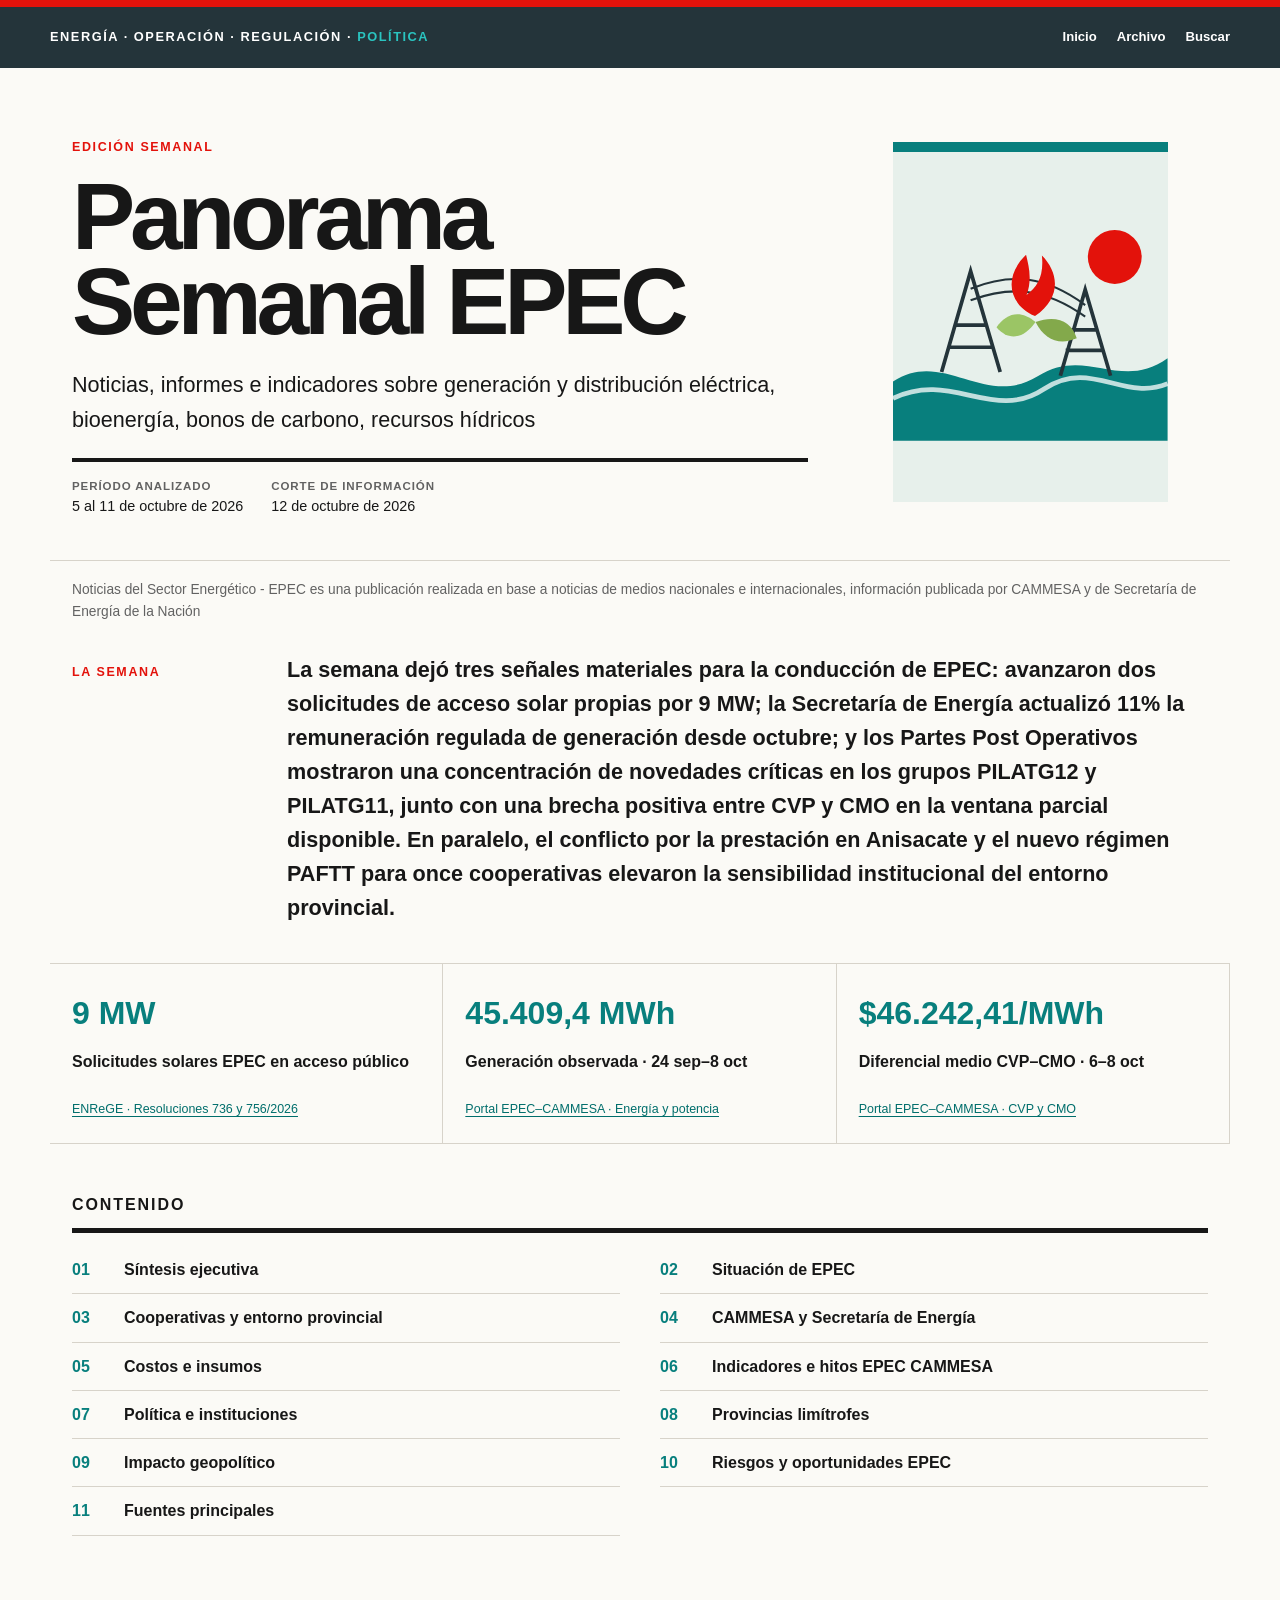
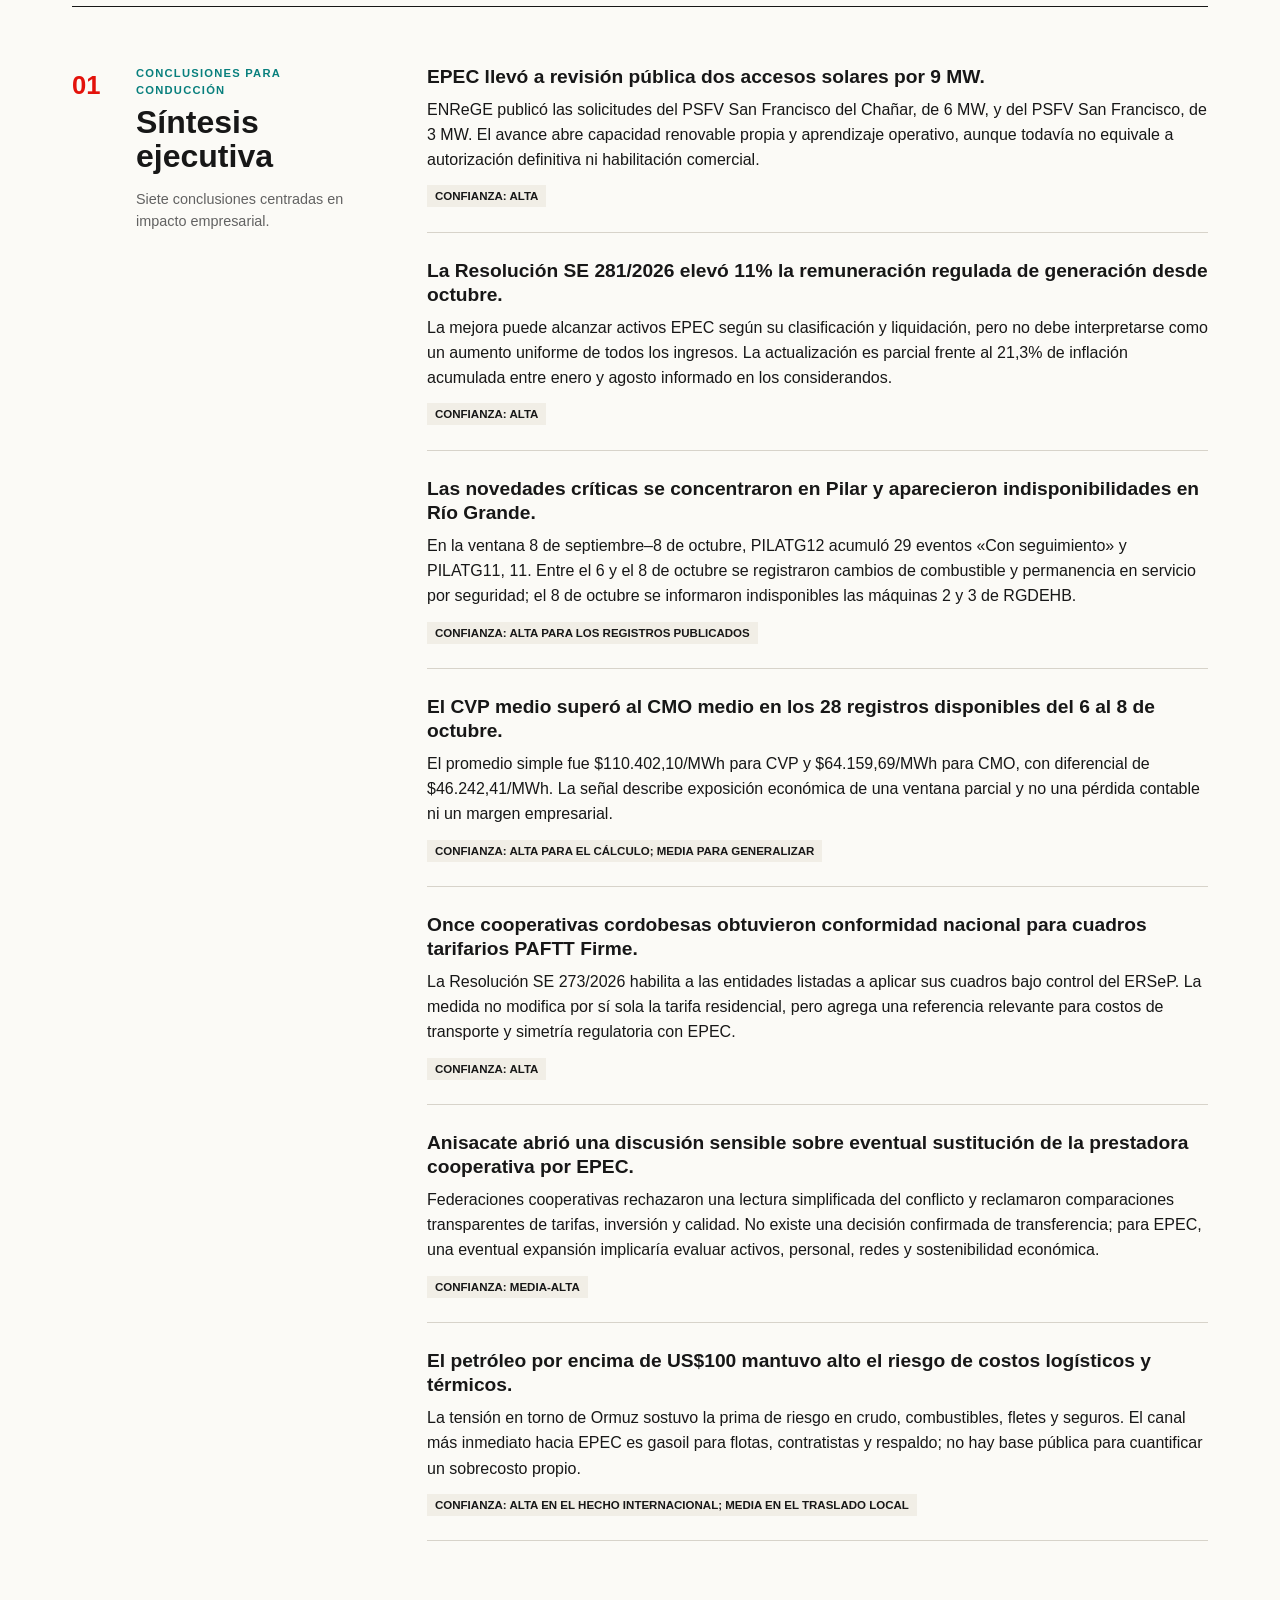
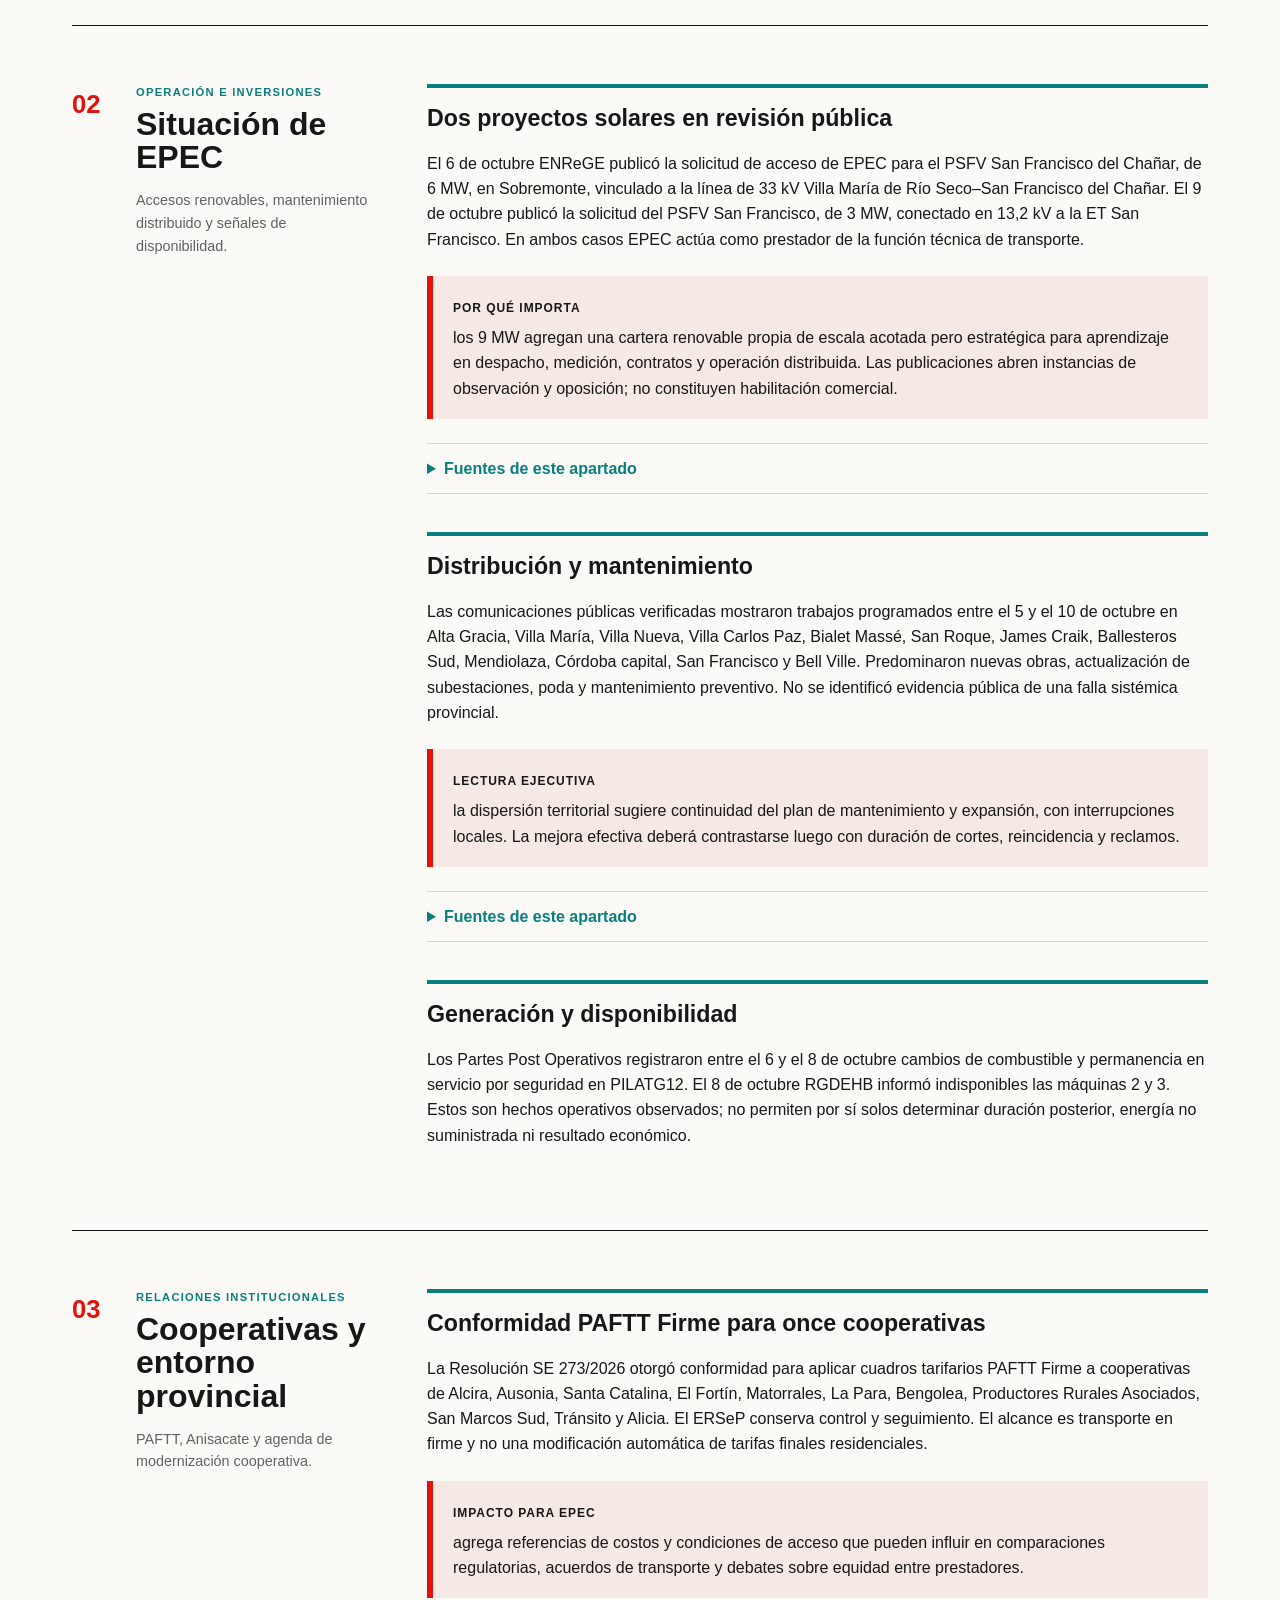
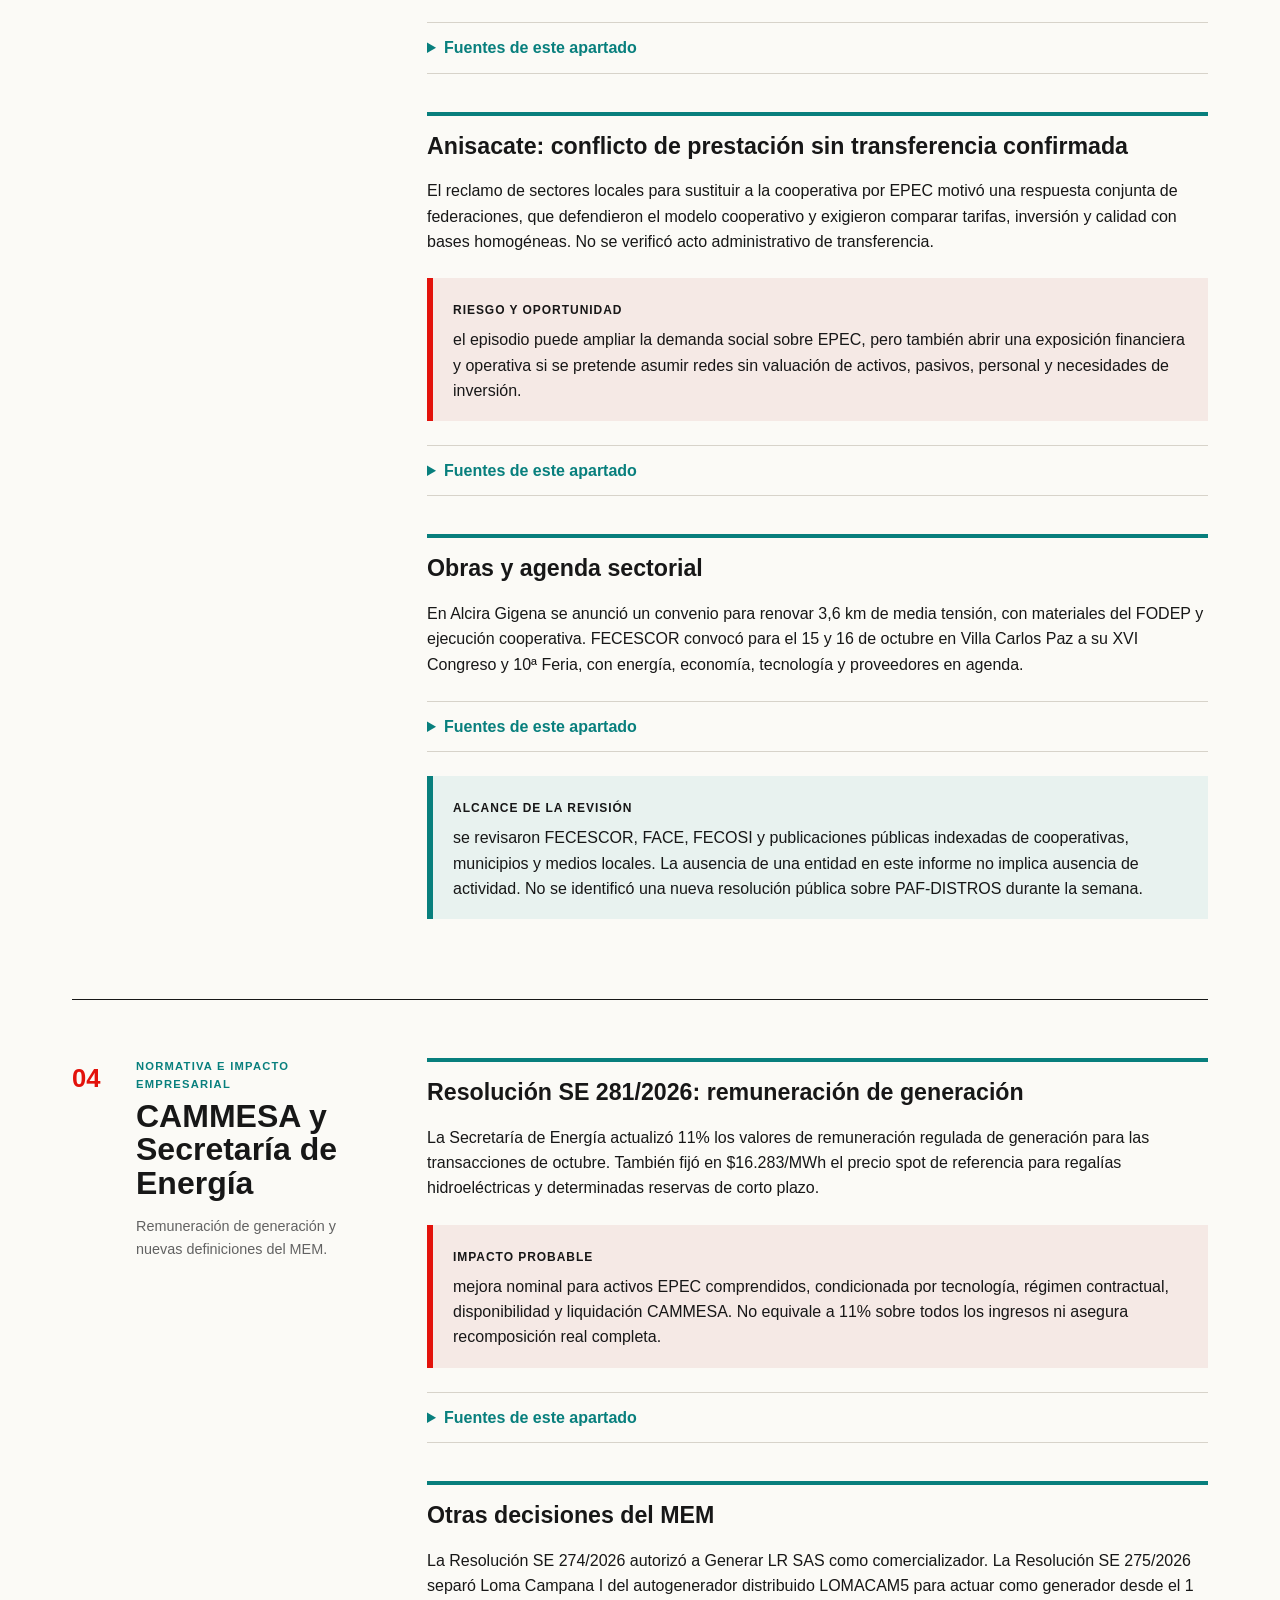
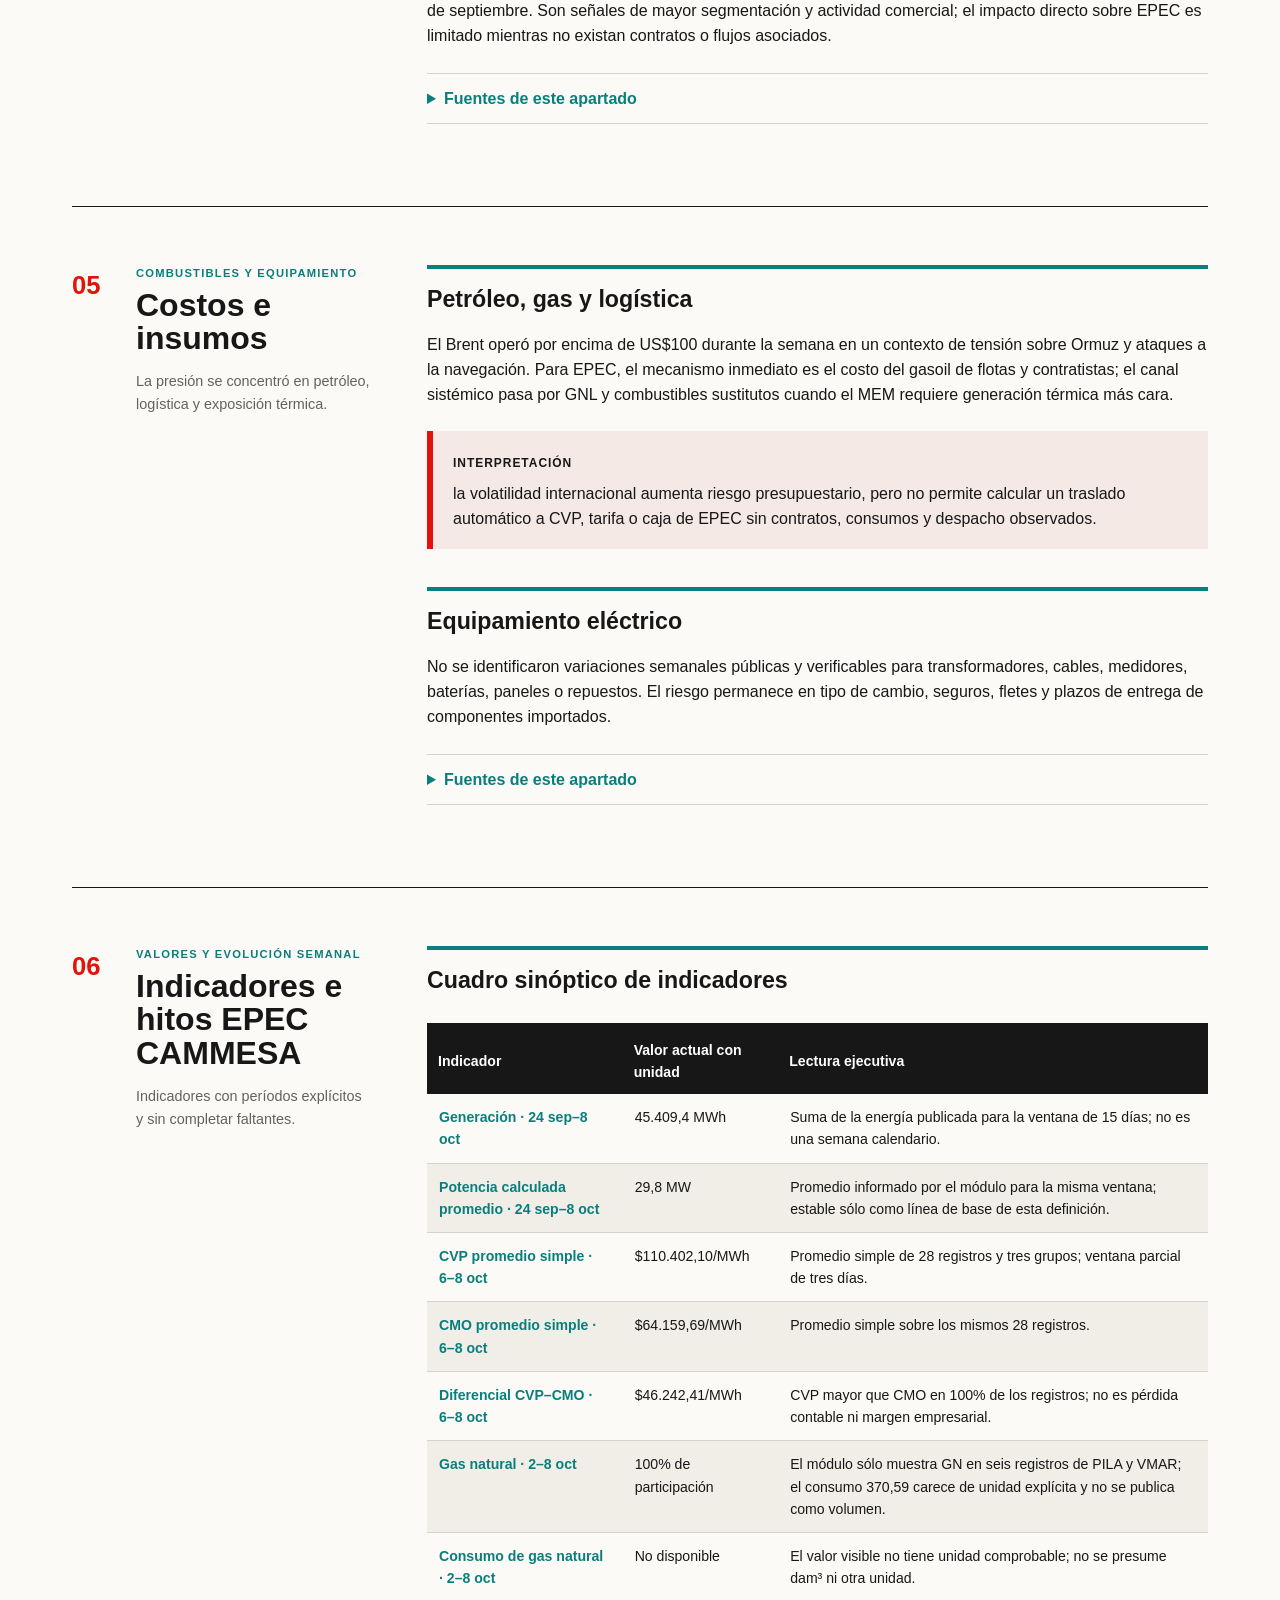
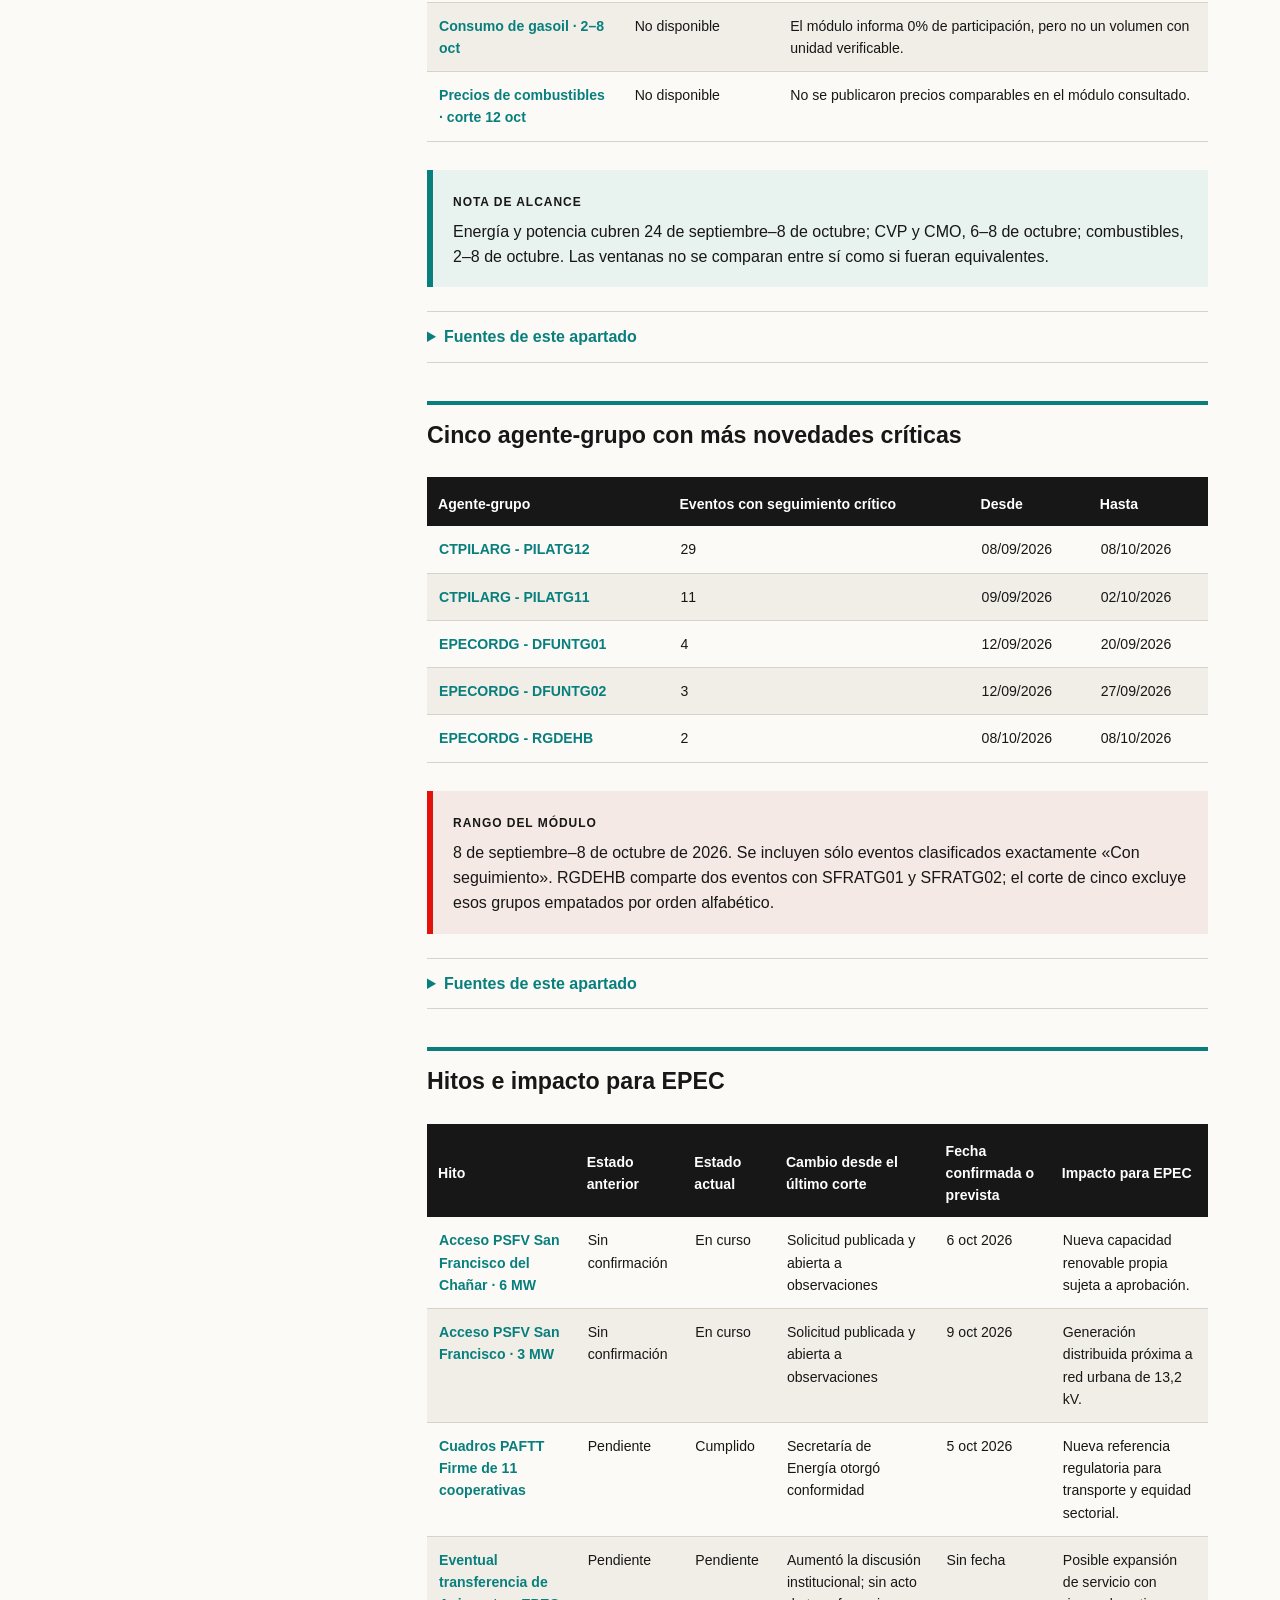
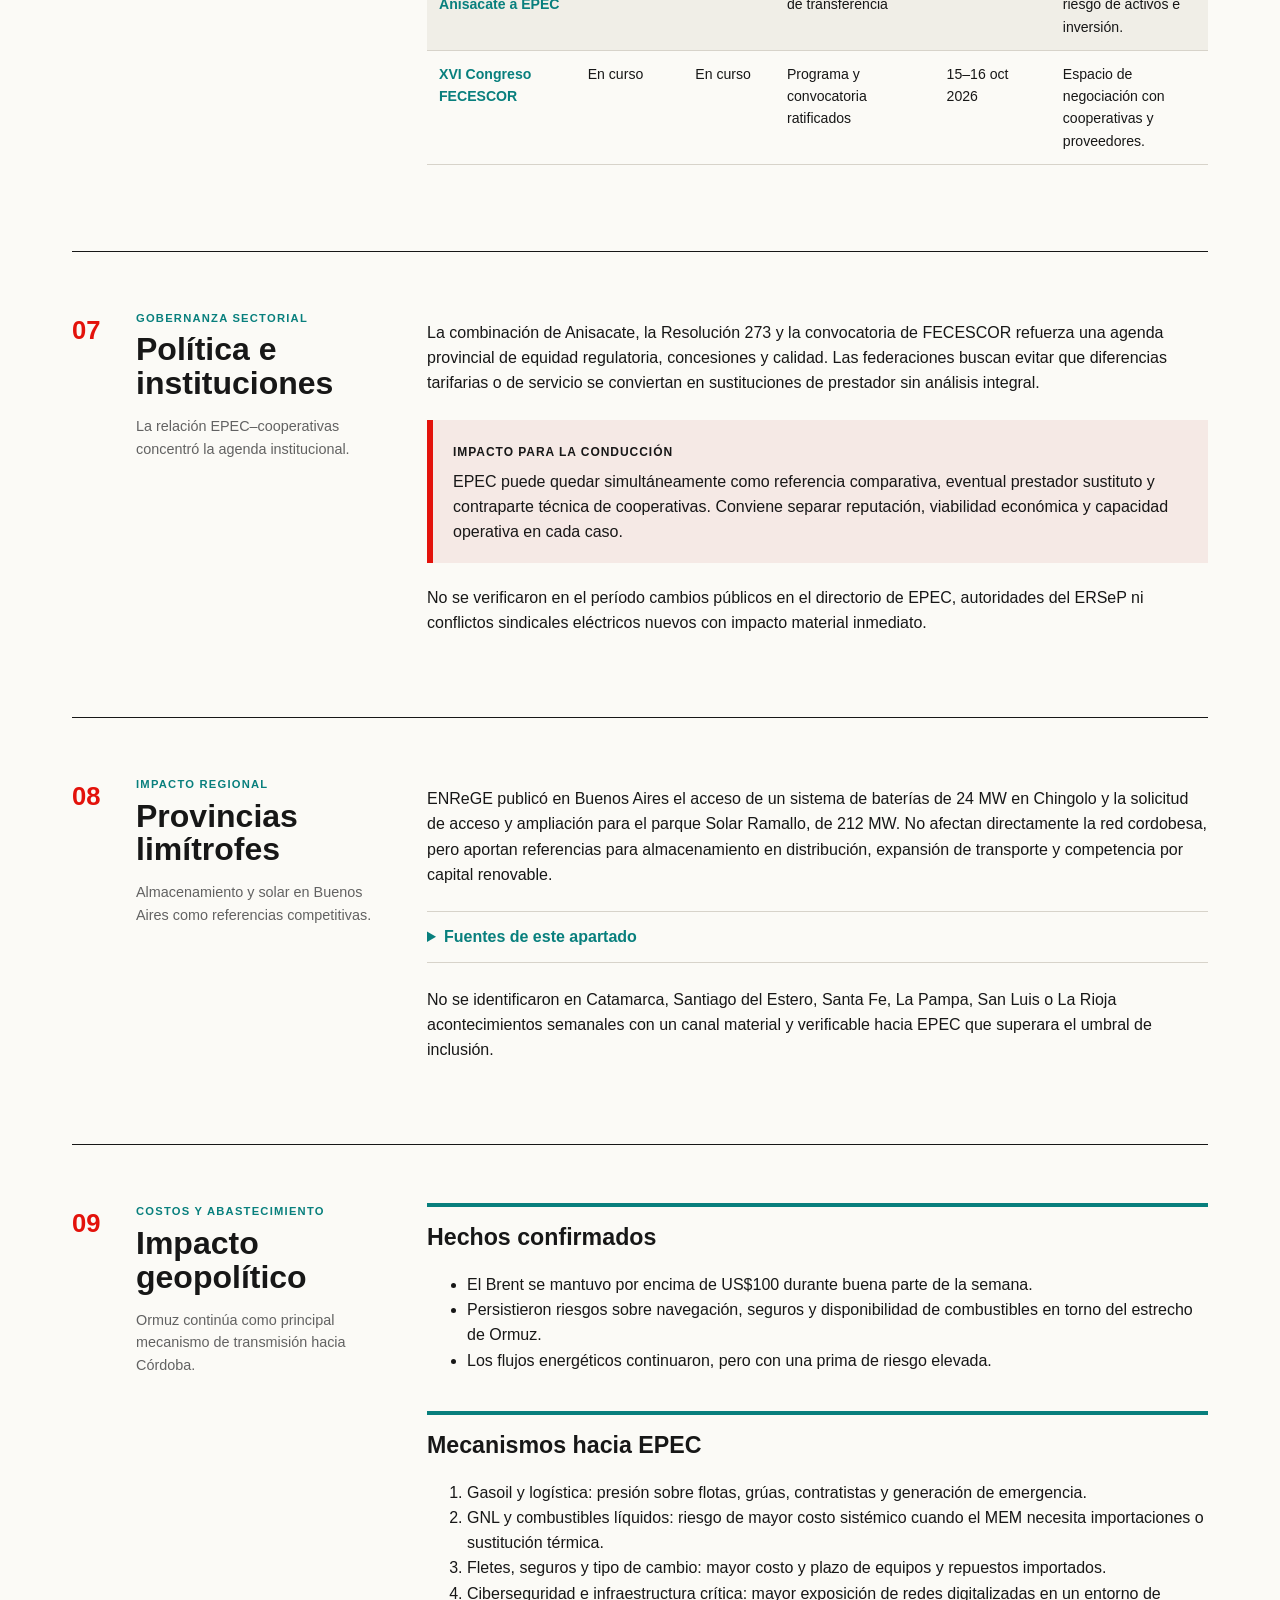
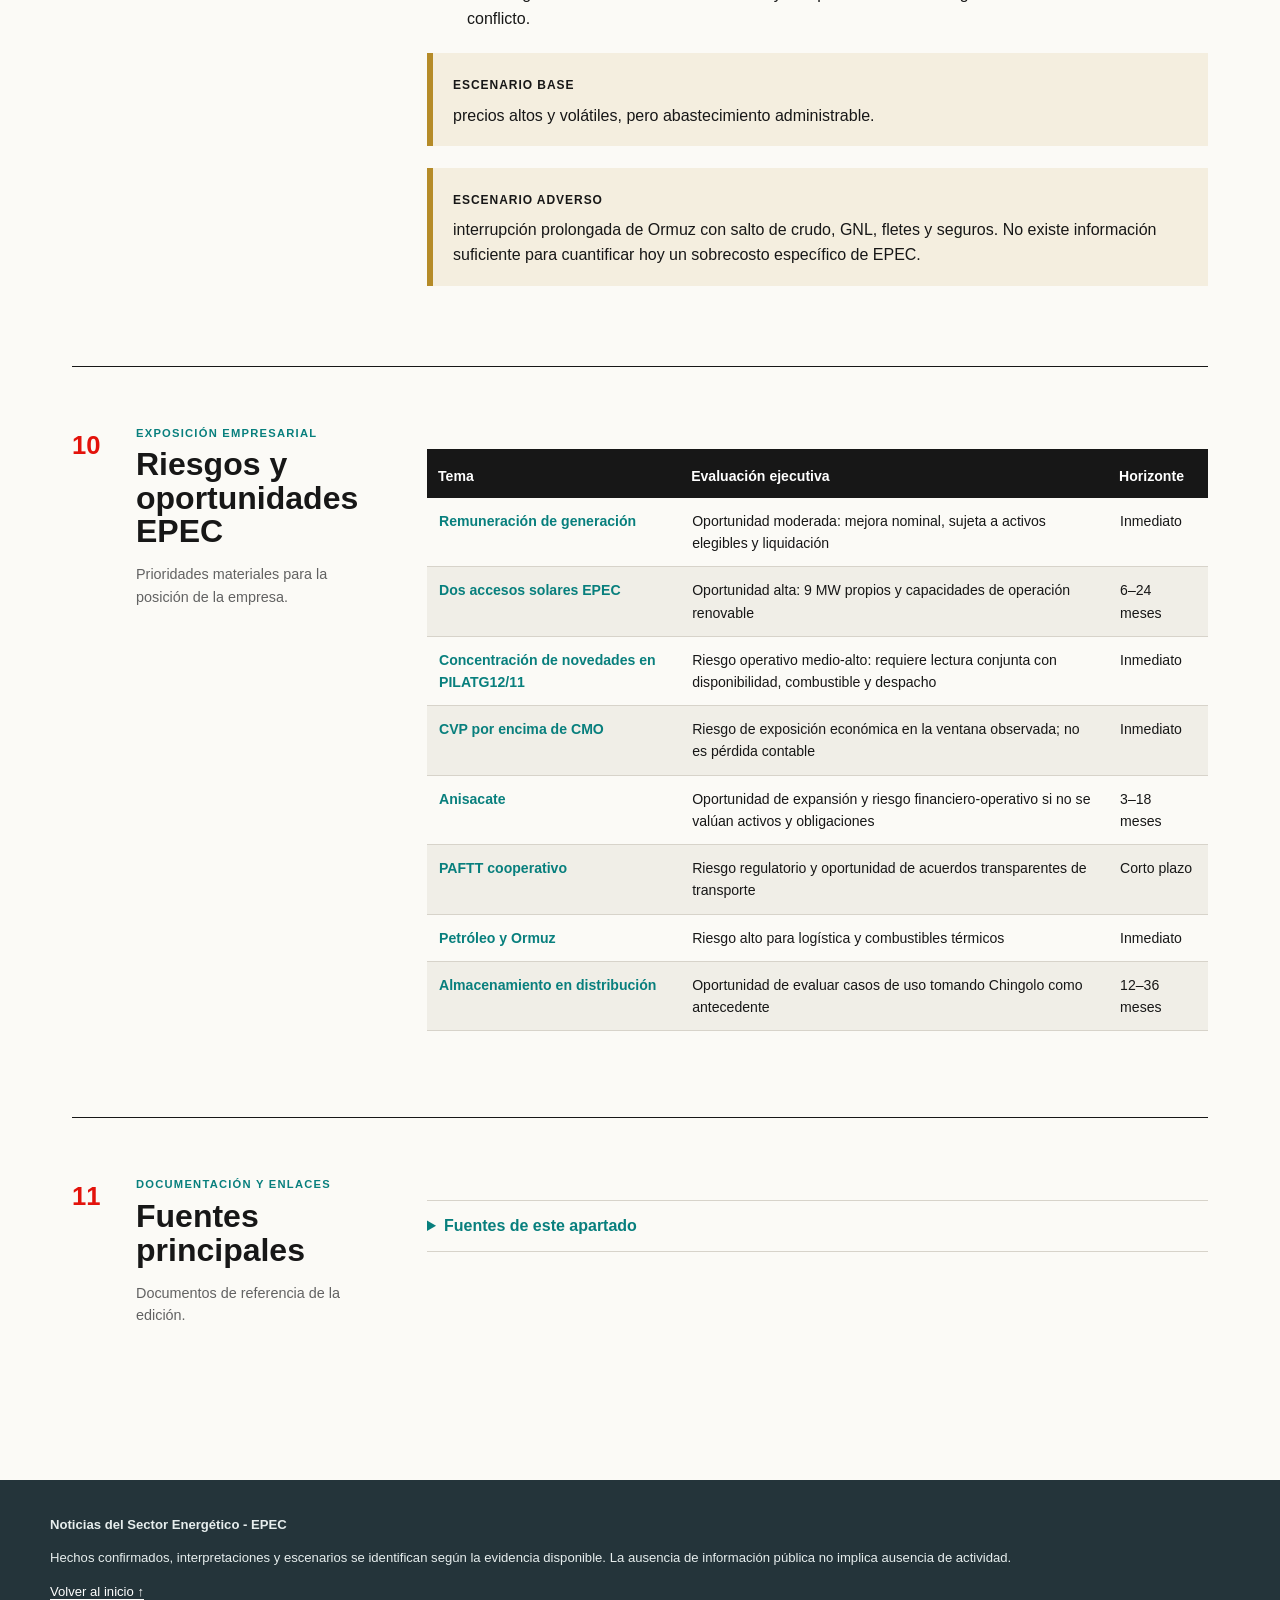
<file: ediciones/2026/10/2026-10-12/index.html>
<!doctype html><html lang="es"><head><meta charset="utf-8"><meta name="viewport" content="width=device-width,initial-scale=1"><meta name="description" content="Panorama Semanal EPEC: generación, distribución, regulación, costos e instituciones."><title>Panorama Semanal EPEC | 5–11 OCT 2026</title><style>
:root{--ink:#171717;--paper:#fbfaf6;--white:#fff;--muted:#626262;--line:#d7d3ca;--red:#e3120b;--teal:#087f7d;--soft:#f1eee6;--dark:#24343a;--max:1180px}*{box-sizing:border-box}html{scroll-behavior:smooth}body{margin:0;background:var(--paper);color:var(--ink);font-family:Calibri,"Segoe UI",Arial,sans-serif;line-height:1.58}a{color:#006e6c;text-underline-offset:3px}.top{height:7px;background:var(--red)}.mast{background:var(--dark);color:#fff;padding:20px max(22px,calc((100vw - var(--max))/2));display:flex;align-items:center;justify-content:space-between;gap:25px}.brand{font-size:.8rem;font-weight:800;text-transform:uppercase;letter-spacing:.12em}.brand b{color:#2ac4c0}.site-nav{display:flex;gap:20px;font-size:.82rem;font-weight:700}.site-nav a{color:#fff;text-decoration:none}.hero{max-width:var(--max);margin:auto;padding:58px 22px 42px;display:grid;grid-template-columns:minmax(0,1.35fr) minmax(300px,.65fr);gap:45px;border-bottom:1px solid var(--line)}.eyebrow{color:var(--red);font-weight:800;text-transform:uppercase;letter-spacing:.13em;font-size:.78rem}h1{font-size:clamp(3.2rem,7.4vw,6.8rem);line-height:.9;letter-spacing:-.055em;margin:16px 0 24px}.subtitle{font-size:1.35rem;max-width:760px}.edition{display:flex;gap:28px;flex-wrap:wrap;border-top:4px solid var(--ink);padding-top:15px;font-size:.9rem}.edition b{display:block;font-size:.72rem;text-transform:uppercase;color:var(--muted);letter-spacing:.08em}.art{min-height:340px;background:#e7f0eb;border-top:10px solid var(--teal)}.art svg{width:100%;height:100%;display:block}.legend{max-width:var(--max);margin:auto;padding:18px 22px 0;color:var(--muted);font-size:.86rem}.lead{max-width:var(--max);margin:auto;padding:30px 22px 38px;display:grid;grid-template-columns:180px 1fr;gap:35px;border-bottom:1px solid var(--line)}.lead h2{font-size:.78rem;color:var(--red);text-transform:uppercase;letter-spacing:.13em}.lead p{font-size:1.35rem;font-weight:600;margin:0}.metrics{max-width:var(--max);margin:auto;display:grid;grid-template-columns:repeat(3,1fr)}.metric{padding:24px 22px;border-right:1px solid var(--line);border-bottom:1px solid var(--line);display:flex;flex-direction:column;min-height:180px}.metric strong{font-size:2rem;color:var(--teal)}.metric span{font-weight:700;margin:10px 0 auto}.metric a{font-size:.78rem;margin-top:14px}.contents{max-width:var(--max);margin:48px auto 70px;padding:0 22px}.contents h2{font-size:1rem;text-transform:uppercase;letter-spacing:.12em;border-bottom:5px solid var(--ink);padding-bottom:10px}.contents-grid{display:grid;grid-template-columns:1fr 1fr;gap:0 40px}.contents a{display:grid;grid-template-columns:42px 1fr;gap:10px;padding:11px 0;border-bottom:1px solid var(--line);color:var(--ink);font-weight:700;text-decoration:none}.contents span{color:var(--teal)}main{max-width:var(--max);margin:auto;padding:0 22px 80px}.report-section{display:grid;grid-template-columns:300px minmax(0,1fr);gap:55px;padding:58px 0;border-top:1px solid var(--ink);scroll-margin-top:10px}.section-head{position:sticky;top:16px;align-self:start;display:grid;grid-template-columns:50px 1fr;gap:14px}.section-no{font-size:1.6rem;color:var(--red);font-weight:800}.kicker{font-size:.7rem;text-transform:uppercase;letter-spacing:.11em;color:var(--teal);font-weight:800;margin:0 0 6px}.section-head h2{font-size:2rem;line-height:1.05;margin:0 0 12px}.deck{color:var(--muted);font-size:.9rem}.section-body{min-width:0}.section-body>h3{font-size:1.45rem;border-top:4px solid var(--teal);padding-top:12px;margin:38px 0 14px}.section-body>h3:first-child{margin-top:0}.section-body>p{margin:10px 0 24px}.exec{padding:0 0 24px;margin:0 0 26px;border-bottom:1px solid var(--line)}.exec h3{font-size:1.2rem;line-height:1.25;margin:0 0 8px}.exec p{margin:0 0 10px}.exec span{font-size:.72rem;text-transform:uppercase;font-weight:800;background:var(--soft);padding:5px 8px}.call{border-left:6px solid var(--red);background:#f5e9e5;padding:18px 20px;margin:22px 0}.call.watch{border-color:var(--teal);background:#e8f2ef}.call.scenario{border-color:#b58b28;background:#f4eedf}.call b{font-size:.75rem;text-transform:uppercase;letter-spacing:.08em}.call p{margin:6px 0 0}.table-wrap{overflow-x:auto;border-top:5px solid var(--ink);margin:24px 0 28px}table{width:100%;border-collapse:collapse;min-width:700px;font-size:.88rem}th{background:var(--ink);color:#fff;text-align:left;padding:11px}td{padding:12px;border-bottom:1px solid var(--line);vertical-align:top}tbody tr:nth-child(even){background:#f0eee7}tbody td:first-child{font-weight:700;color:var(--teal)}.sources{border-top:1px solid var(--line);border-bottom:1px solid var(--line);padding:12px 0;margin:24px 0}.sources summary{font-weight:800;color:var(--teal);cursor:pointer}.sources li{margin:7px 0}footer{background:var(--dark);color:#e6eded;padding:35px max(22px,calc((100vw - var(--max))/2));font-size:.82rem}footer a{color:#fff}@media(max-width:860px){.hero{grid-template-columns:1fr}.art{min-height:250px}.lead{grid-template-columns:1fr;gap:8px}.metrics{grid-template-columns:1fr}.report-section{grid-template-columns:1fr;gap:25px}.section-head{position:static}}@media(max-width:560px){.mast{align-items:flex-start;flex-direction:column}.site-nav{width:100%;justify-content:space-between}h1{font-size:3.25rem}.contents-grid{grid-template-columns:1fr}}@media print{@page{size:A4;margin:15mm}.mast,.top,footer{print-color-adjust:exact;-webkit-print-color-adjust:exact}.site-nav,.art{display:none}.hero{display:block}.report-section{display:block;break-before:page}.section-head{position:static;margin-bottom:22px}}
</style></head><body><div class="top"></div><header class="mast" id="top"><div class="brand">Energía · Operación · Regulación · <b>Política</b></div><nav class="site-nav"><a href="/noticias-epec/">Inicio</a><a href="/noticias-epec/archivo/">Archivo</a><a href="/noticias-epec/buscar/">Buscar</a></nav></header><section class="hero"><div><p class="eyebrow">Edición semanal</p><h1>Panorama<br>Semanal EPEC</h1><p class="subtitle">Noticias, informes e indicadores sobre generación y distribución eléctrica, bioenergía, bonos de carbono, recursos hídricos</p><div class="edition"><div><b>Período analizado</b>5 al 11 de octubre de 2026</div><div><b>Corte de información</b>12 de octubre de 2026</div></div></div><figure class="art" aria-label="Ilustración abstracta original sobre redes, agua y bioenergía"><svg viewBox="0 0 520 430" xmlns="http://www.w3.org/2000/svg" role="img"><rect width="520" height="430" fill="#e7f0eb"/><circle cx="420" cy="82" r="51" fill="#e3120b"/><path d="M0 318C95 255 174 370 274 308c92-58 156 30 246-34v156H0z" fill="#087f7d"/><path d="M0 350c110-54 190 46 286-18 88-59 151 25 234-10" fill="none" stroke="#fff" stroke-width="9" opacity=".75"/><g stroke="#24343a" stroke-width="7" fill="none"><path d="M92 300l55-191 56 191M116 211h62M105 253h86"/><path d="M317 307l47-163 48 163M338 220h51M327 259h73"/><path d="M147 142c78-31 142-24 217 31M147 164c78-29 143-22 217 31" stroke-width="4"/></g><path d="M252 78c-43 41-34 94 17 116 51-35 45-83 13-115 4 39-8 59-29 75 11-30 4-55-1-76z" fill="#e3120b"/><path d="M270 205c40-14 68-1 78 31-33 14-61 3-78-31z" fill="#83a94b"/><path d="M270 205c-29-24-55-17-74 10 22 26 51 23 74-10z" fill="#9bc565"/></svg></figure></section><p class="legend">Noticias del Sector Energético - EPEC es una publicación realizada en base a noticias de medios nacionales e internacionales, información publicada por CAMMESA y de Secretaría de Energía de la Nación</p><section class="lead"><h2>La semana</h2><p>La semana dejó tres señales materiales para la conducción de EPEC: avanzaron dos solicitudes de acceso solar propias por 9 MW; la Secretaría de Energía actualizó 11% la remuneración regulada de generación desde octubre; y los Partes Post Operativos mostraron una concentración de novedades críticas en los grupos PILATG12 y PILATG11, junto con una brecha positiva entre CVP y CMO en la ventana parcial disponible. En paralelo, el conflicto por la prestación en Anisacate y el nuevo régimen PAFTT para once cooperativas elevaron la sensibilidad institucional del entorno provincial.</p></section><section class="metrics"><article class="metric"><strong>9 MW</strong><span>Solicitudes solares EPEC en acceso público</span><a href="https://www.argentina.gob.ar/noticias/resolucion-enrege-no-7562026-solicitud-de-acceso-la-capacidad-de-transporte-de-energia" target="_blank" rel="noopener">ENReGE · Resoluciones 736 y 756/2026</a></article><article class="metric"><strong>45.409,4 MWh</strong><span>Generación observada · 24 sep–8 oct</span><a href="https://fgpino.github.io/po-cammesa-epec/tableros/Tablero_Energia_Potencia_PO_CAMMESA.html" target="_blank" rel="noopener">Portal EPEC–CAMMESA · Energía y potencia</a></article><article class="metric"><strong>$46.242,41/MWh</strong><span>Diferencial medio CVP–CMO · 6–8 oct</span><a href="https://fgpino.github.io/po-cammesa-epec/tableros/CVP_y_CMO.html" target="_blank" rel="noopener">Portal EPEC–CAMMESA · CVP y CMO</a></article></section><nav class="contents"><h2>Contenido</h2><div class="contents-grid"><a href="#s1"><span>01</span>Síntesis ejecutiva</a><a href="#s2"><span>02</span>Situación de EPEC</a><a href="#s3"><span>03</span>Cooperativas y entorno provincial</a><a href="#s4"><span>04</span>CAMMESA y Secretaría de Energía</a><a href="#s5"><span>05</span>Costos e insumos</a><a href="#s6"><span>06</span>Indicadores e hitos EPEC CAMMESA</a><a href="#s7"><span>07</span>Política e instituciones</a><a href="#s8"><span>08</span>Provincias limítrofes</a><a href="#s9"><span>09</span>Impacto geopolítico</a><a href="#s10"><span>10</span>Riesgos y oportunidades EPEC</a><a href="#s11"><span>11</span>Fuentes principales</a></div></nav><main><section id="s1" class="report-section"><header class="section-head"><span class="section-no">01</span><div><p class="kicker">Conclusiones para conducción</p><h2>Síntesis ejecutiva</h2><p class="deck">Siete conclusiones centradas en impacto empresarial.</p></div></header><div class="section-body"><article class="exec"><h3>EPEC llevó a revisión pública dos accesos solares por 9 MW.</h3><p>ENReGE publicó las solicitudes del PSFV San Francisco del Chañar, de 6 MW, y del PSFV San Francisco, de 3 MW. El avance abre capacidad renovable propia y aprendizaje operativo, aunque todavía no equivale a autorización definitiva ni habilitación comercial.</p><span>Confianza: alta</span></article>
<article class="exec"><h3>La Resolución SE 281/2026 elevó 11% la remuneración regulada de generación desde octubre.</h3><p>La mejora puede alcanzar activos EPEC según su clasificación y liquidación, pero no debe interpretarse como un aumento uniforme de todos los ingresos. La actualización es parcial frente al 21,3% de inflación acumulada entre enero y agosto informado en los considerandos.</p><span>Confianza: alta</span></article>
<article class="exec"><h3>Las novedades críticas se concentraron en Pilar y aparecieron indisponibilidades en Río Grande.</h3><p>En la ventana 8 de septiembre–8 de octubre, PILATG12 acumuló 29 eventos «Con seguimiento» y PILATG11, 11. Entre el 6 y el 8 de octubre se registraron cambios de combustible y permanencia en servicio por seguridad; el 8 de octubre se informaron indisponibles las máquinas 2 y 3 de RGDEHB.</p><span>Confianza: alta para los registros publicados</span></article>
<article class="exec"><h3>El CVP medio superó al CMO medio en los 28 registros disponibles del 6 al 8 de octubre.</h3><p>El promedio simple fue $110.402,10/MWh para CVP y $64.159,69/MWh para CMO, con diferencial de $46.242,41/MWh. La señal describe exposición económica de una ventana parcial y no una pérdida contable ni un margen empresarial.</p><span>Confianza: alta para el cálculo; media para generalizar</span></article>
<article class="exec"><h3>Once cooperativas cordobesas obtuvieron conformidad nacional para cuadros tarifarios PAFTT Firme.</h3><p>La Resolución SE 273/2026 habilita a las entidades listadas a aplicar sus cuadros bajo control del ERSeP. La medida no modifica por sí sola la tarifa residencial, pero agrega una referencia relevante para costos de transporte y simetría regulatoria con EPEC.</p><span>Confianza: alta</span></article>
<article class="exec"><h3>Anisacate abrió una discusión sensible sobre eventual sustitución de la prestadora cooperativa por EPEC.</h3><p>Federaciones cooperativas rechazaron una lectura simplificada del conflicto y reclamaron comparaciones transparentes de tarifas, inversión y calidad. No existe una decisión confirmada de transferencia; para EPEC, una eventual expansión implicaría evaluar activos, personal, redes y sostenibilidad económica.</p><span>Confianza: media-alta</span></article>
<article class="exec"><h3>El petróleo por encima de US$100 mantuvo alto el riesgo de costos logísticos y térmicos.</h3><p>La tensión en torno de Ormuz sostuvo la prima de riesgo en crudo, combustibles, fletes y seguros. El canal más inmediato hacia EPEC es gasoil para flotas, contratistas y respaldo; no hay base pública para cuantificar un sobrecosto propio.</p><span>Confianza: alta en el hecho internacional; media en el traslado local</span></article></div></section><section id="s2" class="report-section"><header class="section-head"><span class="section-no">02</span><div><p class="kicker">Operación e inversiones</p><h2>Situación de EPEC</h2><p class="deck">Accesos renovables, mantenimiento distribuido y señales de disponibilidad.</p></div></header><div class="section-body"><h3>Dos proyectos solares en revisión pública</h3>
<p>El 6 de octubre ENReGE publicó la solicitud de acceso de EPEC para el PSFV San Francisco del Chañar, de 6 MW, en Sobremonte, vinculado a la línea de 33 kV Villa María de Río Seco–San Francisco del Chañar. El 9 de octubre publicó la solicitud del PSFV San Francisco, de 3 MW, conectado en 13,2 kV a la ET San Francisco. En ambos casos EPEC actúa como prestador de la función técnica de transporte.</p>
<aside class="call analysis"><b>Por qué importa</b><p>los 9 MW agregan una cartera renovable propia de escala acotada pero estratégica para aprendizaje en despacho, medición, contratos y operación distribuida. Las publicaciones abren instancias de observación y oposición; no constituyen habilitación comercial.</p></aside>
<details class="sources"><summary>Fuentes de este apartado</summary><ul><li><a href="https://www.argentina.gob.ar/noticias/resolucion-enrege-no-7362026-solicitud-de-acceso-la-capacidad-de-transporte-de-energia" target="_blank" rel="noopener noreferrer">ENReGE — Resolución 736/2026 · San Francisco del Chañar · 6 oct</a></li><li><a href="https://www.argentina.gob.ar/noticias/resolucion-enrege-no-7562026-solicitud-de-acceso-la-capacidad-de-transporte-de-energia" target="_blank" rel="noopener noreferrer">ENReGE — Resolución 756/2026 · San Francisco · 9 oct</a></li></ul></details>
<h3>Distribución y mantenimiento</h3>
<p>Las comunicaciones públicas verificadas mostraron trabajos programados entre el 5 y el 10 de octubre en Alta Gracia, Villa María, Villa Nueva, Villa Carlos Paz, Bialet Massé, San Roque, James Craik, Ballesteros Sud, Mendiolaza, Córdoba capital, San Francisco y Bell Ville. Predominaron nuevas obras, actualización de subestaciones, poda y mantenimiento preventivo. No se identificó evidencia pública de una falla sistémica provincial.</p>
<aside class="call analysis"><b>Lectura ejecutiva</b><p>la dispersión territorial sugiere continuidad del plan de mantenimiento y expansión, con interrupciones locales. La mejora efectiva deberá contrastarse luego con duración de cortes, reincidencia y reclamos.</p></aside>
<details class="sources"><summary>Fuentes de este apartado</summary><ul><li><a href="https://www.epec.com.ar/actualidad/trabajos-mejoras" target="_blank" rel="noopener noreferrer">EPEC — Trabajos y mejoras</a></li><li><a href="https://canalc.com.ar/epec-anuncio-cortes-de-luz-por-trabajos-de-mantenimiento-y-mejoras-en-cordoba/" target="_blank" rel="noopener noreferrer">Canal C — Cortes programados 5 y 6 oct</a></li><li><a href="https://eldoce.tv/actualidad/2026/10/09/multiples-cortes-de-luz-de-epec-para-este-sabado-en-cordoba-barrios-y-localidades-afectadas/" target="_blank" rel="noopener noreferrer">El Doce — Trabajos programados del 10 oct</a></li></ul></details>
<h3>Generación y disponibilidad</h3>
<p>Los Partes Post Operativos registraron entre el 6 y el 8 de octubre cambios de combustible y permanencia en servicio por seguridad en PILATG12. El 8 de octubre RGDEHB informó indisponibles las máquinas 2 y 3. Estos son hechos operativos observados; no permiten por sí solos determinar duración posterior, energía no suministrada ni resultado económico.</p></div></section><section id="s3" class="report-section"><header class="section-head"><span class="section-no">03</span><div><p class="kicker">Relaciones institucionales</p><h2>Cooperativas y entorno provincial</h2><p class="deck">PAFTT, Anisacate y agenda de modernización cooperativa.</p></div></header><div class="section-body"><h3>Conformidad PAFTT Firme para once cooperativas</h3>
<p>La Resolución SE 273/2026 otorgó conformidad para aplicar cuadros tarifarios PAFTT Firme a cooperativas de Alcira, Ausonia, Santa Catalina, El Fortín, Matorrales, La Para, Bengolea, Productores Rurales Asociados, San Marcos Sud, Tránsito y Alicia. El ERSeP conserva control y seguimiento. El alcance es transporte en firme y no una modificación automática de tarifas finales residenciales.</p>
<aside class="call analysis"><b>Impacto para EPEC</b><p>agrega referencias de costos y condiciones de acceso que pueden influir en comparaciones regulatorias, acuerdos de transporte y debates sobre equidad entre prestadores.</p></aside>
<details class="sources"><summary>Fuentes de este apartado</summary><ul><li><a href="https://www.boletinoficial.gob.ar/detalleAviso/primera/348492/20261005?busqueda=1" target="_blank" rel="noopener noreferrer">Boletín Oficial — Resolución SE 273/2026 · 5 oct</a></li></ul></details>
<h3>Anisacate: conflicto de prestación sin transferencia confirmada</h3>
<p>El reclamo de sectores locales para sustituir a la cooperativa por EPEC motivó una respuesta conjunta de federaciones, que defendieron el modelo cooperativo y exigieron comparar tarifas, inversión y calidad con bases homogéneas. No se verificó acto administrativo de transferencia.</p>
<aside class="call analysis"><b>Riesgo y oportunidad</b><p>el episodio puede ampliar la demanda social sobre EPEC, pero también abrir una exposición financiera y operativa si se pretende asumir redes sin valuación de activos, pasivos, personal y necesidades de inversión.</p></aside>
<details class="sources"><summary>Fuentes de este apartado</summary><ul><li><a href="https://www.colsecornoticias.com.ar/actualidad/federaciones-defienden-modelo-cooperativo-anisacate-n14315" target="_blank" rel="noopener noreferrer">Colsecor Noticias — Federaciones y conflicto de Anisacate · 7 oct</a></li></ul></details>
<h3>Obras y agenda sectorial</h3>
<p>En Alcira Gigena se anunció un convenio para renovar 3,6 km de media tensión, con materiales del FODEP y ejecución cooperativa. FECESCOR convocó para el 15 y 16 de octubre en Villa Carlos Paz a su XVI Congreso y 10ª Feria, con energía, economía, tecnología y proveedores en agenda.</p>
<details class="sources"><summary>Fuentes de este apartado</summary><ul><li><a href="https://cordobainforma.com.ar/cordoba-impulsa-el-futuro-electrico-de-alcira-gigena-con-una-renovacion-de-36-km-de-media-tension/" target="_blank" rel="noopener noreferrer">Córdoba Informa — Renovación de media tensión en Alcira Gigena</a></li><li><a href="https://fecescor.com.ar/noticia/fecescor-convoca-al-xvi-congreso-y-la-10a-feria-bajo-la-consigna-integramos-construyendo-puentes/" target="_blank" rel="noopener noreferrer">FECESCOR — XVI Congreso y 10ª Feria</a></li></ul></details>
<aside class="call watch"><b>Alcance de la revisión</b><p>se revisaron FECESCOR, FACE, FECOSI y publicaciones públicas indexadas de cooperativas, municipios y medios locales. La ausencia de una entidad en este informe no implica ausencia de actividad. No se identificó una nueva resolución pública sobre PAF-DISTROS durante la semana.</p></aside></div></section><section id="s4" class="report-section"><header class="section-head"><span class="section-no">04</span><div><p class="kicker">Normativa e impacto empresarial</p><h2>CAMMESA y Secretaría de Energía</h2><p class="deck">Remuneración de generación y nuevas definiciones del MEM.</p></div></header><div class="section-body"><h3>Resolución SE 281/2026: remuneración de generación</h3>
<p>La Secretaría de Energía actualizó 11% los valores de remuneración regulada de generación para las transacciones de octubre. También fijó en $16.283/MWh el precio spot de referencia para regalías hidroeléctricas y determinadas reservas de corto plazo.</p>
<aside class="call analysis"><b>Impacto probable</b><p>mejora nominal para activos EPEC comprendidos, condicionada por tecnología, régimen contractual, disponibilidad y liquidación CAMMESA. No equivale a 11% sobre todos los ingresos ni asegura recomposición real completa.</p></aside>
<details class="sources"><summary>Fuentes de este apartado</summary><ul><li><a href="https://www.boletinoficial.gob.ar/detalleAviso/primera/348708/20261008" target="_blank" rel="noopener noreferrer">Boletín Oficial — Resolución SE 281/2026 · 8 oct</a></li><li><a href="https://www.argentina.gob.ar/normativa/nacional/norma-431039/texto" target="_blank" rel="noopener noreferrer">Argentina.gob.ar — Texto de la Resolución 281/2026</a></li></ul></details>
<h3>Otras decisiones del MEM</h3>
<p>La Resolución SE 274/2026 autorizó a Generar LR SAS como comercializador. La Resolución SE 275/2026 separó Loma Campana I del autogenerador distribuido LOMACAM5 para actuar como generador desde el 1 de septiembre. Son señales de mayor segmentación y actividad comercial; el impacto directo sobre EPEC es limitado mientras no existan contratos o flujos asociados.</p>
<details class="sources"><summary>Fuentes de este apartado</summary><ul><li><a href="https://nuevaweb.boletinoficial.gob.ar/detalleAviso/primera/348570/20261006" target="_blank" rel="noopener noreferrer">Boletín Oficial — Resolución SE 274/2026 · 6 oct</a></li><li><a href="https://www.boletinoficial.gov.ar/detalleAviso/primera/348571/20261006" target="_blank" rel="noopener noreferrer">Boletín Oficial — Resolución SE 275/2026 · 6 oct</a></li></ul></details></div></section><section id="s5" class="report-section"><header class="section-head"><span class="section-no">05</span><div><p class="kicker">Combustibles y equipamiento</p><h2>Costos e insumos</h2><p class="deck">La presión se concentró en petróleo, logística y exposición térmica.</p></div></header><div class="section-body"><h3>Petróleo, gas y logística</h3>
<p>El Brent operó por encima de US$100 durante la semana en un contexto de tensión sobre Ormuz y ataques a la navegación. Para EPEC, el mecanismo inmediato es el costo del gasoil de flotas y contratistas; el canal sistémico pasa por GNL y combustibles sustitutos cuando el MEM requiere generación térmica más cara.</p>
<aside class="call analysis"><b>Interpretación</b><p>la volatilidad internacional aumenta riesgo presupuestario, pero no permite calcular un traslado automático a CVP, tarifa o caja de EPEC sin contratos, consumos y despacho observados.</p></aside>
<h3>Equipamiento eléctrico</h3>
<p>No se identificaron variaciones semanales públicas y verificables para transformadores, cables, medidores, baterías, paneles o repuestos. El riesgo permanece en tipo de cambio, seguros, fletes y plazos de entrega de componentes importados.</p>
<details class="sources"><summary>Fuentes de este apartado</summary><ul><li><a href="https://fgpino.github.io/po-cammesa-epec/tableros/Tablero_Comb_Quemado_EPEC.html" target="_blank" rel="noopener noreferrer">Portal EPEC–CAMMESA — Combustibles quemados</a></li></ul></details></div></section><section id="s6" class="report-section"><header class="section-head"><span class="section-no">06</span><div><p class="kicker">Valores y evolución semanal</p><h2>Indicadores e hitos EPEC CAMMESA</h2><p class="deck">Indicadores con períodos explícitos y sin completar faltantes.</p></div></header><div class="section-body"><h3>Cuadro sinóptico de indicadores</h3>
<div class="table-wrap" tabindex="0"><table><thead><tr><th>Indicador</th><th>Valor actual con unidad</th><th>Lectura ejecutiva</th></tr></thead><tbody><tr><td>Generación · 24 sep–8 oct</td><td>45.409,4 MWh</td><td>Suma de la energía publicada para la ventana de 15 días; no es una semana calendario.</td></tr><tr><td>Potencia calculada promedio · 24 sep–8 oct</td><td>29,8 MW</td><td>Promedio informado por el módulo para la misma ventana; estable sólo como línea de base de esta definición.</td></tr><tr><td>CVP promedio simple · 6–8 oct</td><td>$110.402,10/MWh</td><td>Promedio simple de 28 registros y tres grupos; ventana parcial de tres días.</td></tr><tr><td>CMO promedio simple · 6–8 oct</td><td>$64.159,69/MWh</td><td>Promedio simple sobre los mismos 28 registros.</td></tr><tr><td>Diferencial CVP–CMO · 6–8 oct</td><td>$46.242,41/MWh</td><td>CVP mayor que CMO en 100% de los registros; no es pérdida contable ni margen empresarial.</td></tr><tr><td>Gas natural · 2–8 oct</td><td>100% de participación</td><td>El módulo sólo muestra GN en seis registros de PILA y VMAR; el consumo 370,59 carece de unidad explícita y no se publica como volumen.</td></tr><tr><td>Consumo de gas natural · 2–8 oct</td><td>No disponible</td><td>El valor visible no tiene unidad comprobable; no se presume dam³ ni otra unidad.</td></tr><tr><td>Consumo de gasoil · 2–8 oct</td><td>No disponible</td><td>El módulo informa 0% de participación, pero no un volumen con unidad verificable.</td></tr><tr><td>Precios de combustibles · corte 12 oct</td><td>No disponible</td><td>No se publicaron precios comparables en el módulo consultado.</td></tr></tbody></table></div>
<aside class="call watch"><b>Nota de alcance</b><p>Energía y potencia cubren 24 de septiembre–8 de octubre; CVP y CMO, 6–8 de octubre; combustibles, 2–8 de octubre. Las ventanas no se comparan entre sí como si fueran equivalentes.</p></aside>
<details class="sources"><summary>Fuentes de este apartado</summary><ul><li><a href="https://fgpino.github.io/po-cammesa-epec/tableros/Tablero_Energia_Potencia_PO_CAMMESA.html" target="_blank" rel="noopener noreferrer">Portal EPEC–CAMMESA — Energía y Potencia</a></li><li><a href="https://fgpino.github.io/po-cammesa-epec/tableros/CVP_y_CMO.html" target="_blank" rel="noopener noreferrer">Portal EPEC–CAMMESA — CVP y CMO</a></li><li><a href="https://fgpino.github.io/po-cammesa-epec/tableros/Tablero_Comb_Quemado_EPEC.html" target="_blank" rel="noopener noreferrer">Portal EPEC–CAMMESA — Combustibles Quemados EPEC</a></li></ul></details>
<h3>Cinco agente-grupo con más novedades críticas</h3>
<div class="table-wrap" tabindex="0"><table><thead><tr><th>Agente-grupo</th><th>Eventos con seguimiento crítico</th><th>Desde</th><th>Hasta</th></tr></thead><tbody><tr><td>CTPILARG - PILATG12</td><td>29</td><td>08/09/2026</td><td>08/10/2026</td></tr><tr><td>CTPILARG - PILATG11</td><td>11</td><td>09/09/2026</td><td>02/10/2026</td></tr><tr><td>EPECORDG - DFUNTG01</td><td>4</td><td>12/09/2026</td><td>20/09/2026</td></tr><tr><td>EPECORDG - DFUNTG02</td><td>3</td><td>12/09/2026</td><td>27/09/2026</td></tr><tr><td>EPECORDG - RGDEHB</td><td>2</td><td>08/10/2026</td><td>08/10/2026</td></tr></tbody></table></div>
<aside class="call analysis"><b>Rango del módulo</b><p>8 de septiembre–8 de octubre de 2026. Se incluyen sólo eventos clasificados exactamente «Con seguimiento». RGDEHB comparte dos eventos con SFRATG01 y SFRATG02; el corte de cinco excluye esos grupos empatados por orden alfabético.</p></aside>
<details class="sources"><summary>Fuentes de este apartado</summary><ul><li><a href="https://fgpino.github.io/po-cammesa-epec/tableros/Tablero_Novedades_PO_CAMMESA.html" target="_blank" rel="noopener noreferrer">Portal EPEC–CAMMESA — Novedades Post Operativo</a></li></ul></details>
<h3>Hitos e impacto para EPEC</h3>
<div class="table-wrap" tabindex="0"><table><thead><tr><th>Hito</th><th>Estado anterior</th><th>Estado actual</th><th>Cambio desde el último corte</th><th>Fecha confirmada o prevista</th><th>Impacto para EPEC</th></tr></thead><tbody><tr><td>Acceso PSFV San Francisco del Chañar · 6 MW</td><td>Sin confirmación</td><td>En curso</td><td>Solicitud publicada y abierta a observaciones</td><td>6 oct 2026</td><td>Nueva capacidad renovable propia sujeta a aprobación.</td></tr><tr><td>Acceso PSFV San Francisco · 3 MW</td><td>Sin confirmación</td><td>En curso</td><td>Solicitud publicada y abierta a observaciones</td><td>9 oct 2026</td><td>Generación distribuida próxima a red urbana de 13,2 kV.</td></tr><tr><td>Cuadros PAFTT Firme de 11 cooperativas</td><td>Pendiente</td><td>Cumplido</td><td>Secretaría de Energía otorgó conformidad</td><td>5 oct 2026</td><td>Nueva referencia regulatoria para transporte y equidad sectorial.</td></tr><tr><td>Eventual transferencia de Anisacate a EPEC</td><td>Pendiente</td><td>Pendiente</td><td>Aumentó la discusión institucional; sin acto de transferencia</td><td>Sin fecha</td><td>Posible expansión de servicio con riesgo de activos e inversión.</td></tr><tr><td>XVI Congreso FECESCOR</td><td>En curso</td><td>En curso</td><td>Programa y convocatoria ratificados</td><td>15–16 oct 2026</td><td>Espacio de negociación con cooperativas y proveedores.</td></tr></tbody></table></div></div></section><section id="s7" class="report-section"><header class="section-head"><span class="section-no">07</span><div><p class="kicker">Gobernanza sectorial</p><h2>Política e instituciones</h2><p class="deck">La relación EPEC–cooperativas concentró la agenda institucional.</p></div></header><div class="section-body"><p>La combinación de Anisacate, la Resolución 273 y la convocatoria de FECESCOR refuerza una agenda provincial de equidad regulatoria, concesiones y calidad. Las federaciones buscan evitar que diferencias tarifarias o de servicio se conviertan en sustituciones de prestador sin análisis integral.</p>
<aside class="call analysis"><b>Impacto para la conducción</b><p>EPEC puede quedar simultáneamente como referencia comparativa, eventual prestador sustituto y contraparte técnica de cooperativas. Conviene separar reputación, viabilidad económica y capacidad operativa en cada caso.</p></aside>
<p>No se verificaron en el período cambios públicos en el directorio de EPEC, autoridades del ERSeP ni conflictos sindicales eléctricos nuevos con impacto material inmediato.</p></div></section><section id="s8" class="report-section"><header class="section-head"><span class="section-no">08</span><div><p class="kicker">Impacto regional</p><h2>Provincias limítrofes</h2><p class="deck">Almacenamiento y solar en Buenos Aires como referencias competitivas.</p></div></header><div class="section-body"><p>ENReGE publicó en Buenos Aires el acceso de un sistema de baterías de 24 MW en Chingolo y la solicitud de acceso y ampliación para el parque Solar Ramallo, de 212 MW. No afectan directamente la red cordobesa, pero aportan referencias para almacenamiento en distribución, expansión de transporte y competencia por capital renovable.</p>
<details class="sources"><summary>Fuentes de este apartado</summary><ul><li><a href="https://www.argentina.gob.ar/node/516629" target="_blank" rel="noopener noreferrer">ENReGE — BESS Chingolo Sull · 24 MW · 6 oct</a></li><li><a href="https://www.argentina.gob.ar/noticias/resolucion-enrege-no-7552026-solicitud-de-acceso-y-ampliacion-de-la-capacidad-de-transporte" target="_blank" rel="noopener noreferrer">ENReGE — Solar Ramallo · 212 MW · 9 oct</a></li></ul></details>
<p>No se identificaron en Catamarca, Santiago del Estero, Santa Fe, La Pampa, San Luis o La Rioja acontecimientos semanales con un canal material y verificable hacia EPEC que superara el umbral de inclusión.</p></div></section><section id="s9" class="report-section"><header class="section-head"><span class="section-no">09</span><div><p class="kicker">Costos y abastecimiento</p><h2>Impacto geopolítico</h2><p class="deck">Ormuz continúa como principal mecanismo de transmisión hacia Córdoba.</p></div></header><div class="section-body"><h3>Hechos confirmados</h3>
<ul><li>El Brent se mantuvo por encima de US$100 durante buena parte de la semana.</li><li>Persistieron riesgos sobre navegación, seguros y disponibilidad de combustibles en torno del estrecho de Ormuz.</li><li>Los flujos energéticos continuaron, pero con una prima de riesgo elevada.</li></ul>
<h3>Mecanismos hacia EPEC</h3>
<ol><li>Gasoil y logística: presión sobre flotas, grúas, contratistas y generación de emergencia.</li><li>GNL y combustibles líquidos: riesgo de mayor costo sistémico cuando el MEM necesita importaciones o sustitución térmica.</li><li>Fletes, seguros y tipo de cambio: mayor costo y plazo de equipos y repuestos importados.</li><li>Ciberseguridad e infraestructura crítica: mayor exposición de redes digitalizadas en un entorno de conflicto.</li></ol>
<aside class="call scenario"><b>Escenario base</b><p>precios altos y volátiles, pero abastecimiento administrable.</p></aside>
<aside class="call scenario"><b>Escenario adverso</b><p>interrupción prolongada de Ormuz con salto de crudo, GNL, fletes y seguros. No existe información suficiente para cuantificar hoy un sobrecosto específico de EPEC.</p></aside></div></section><section id="s10" class="report-section"><header class="section-head"><span class="section-no">10</span><div><p class="kicker">Exposición empresarial</p><h2>Riesgos y oportunidades EPEC</h2><p class="deck">Prioridades materiales para la posición de la empresa.</p></div></header><div class="section-body"><div class="table-wrap" tabindex="0"><table><thead><tr><th>Tema</th><th>Evaluación ejecutiva</th><th>Horizonte</th></tr></thead><tbody><tr><td>Remuneración de generación</td><td>Oportunidad moderada: mejora nominal, sujeta a activos elegibles y liquidación</td><td>Inmediato</td></tr><tr><td>Dos accesos solares EPEC</td><td>Oportunidad alta: 9 MW propios y capacidades de operación renovable</td><td>6–24 meses</td></tr><tr><td>Concentración de novedades en PILATG12/11</td><td>Riesgo operativo medio-alto: requiere lectura conjunta con disponibilidad, combustible y despacho</td><td>Inmediato</td></tr><tr><td>CVP por encima de CMO</td><td>Riesgo de exposición económica en la ventana observada; no es pérdida contable</td><td>Inmediato</td></tr><tr><td>Anisacate</td><td>Oportunidad de expansión y riesgo financiero-operativo si no se valúan activos y obligaciones</td><td>3–18 meses</td></tr><tr><td>PAFTT cooperativo</td><td>Riesgo regulatorio y oportunidad de acuerdos transparentes de transporte</td><td>Corto plazo</td></tr><tr><td>Petróleo y Ormuz</td><td>Riesgo alto para logística y combustibles térmicos</td><td>Inmediato</td></tr><tr><td>Almacenamiento en distribución</td><td>Oportunidad de evaluar casos de uso tomando Chingolo como antecedente</td><td>12–36 meses</td></tr></tbody></table></div></div></section><section id="s11" class="report-section"><header class="section-head"><span class="section-no">11</span><div><p class="kicker">Documentación y enlaces</p><h2>Fuentes principales</h2><p class="deck">Documentos de referencia de la edición.</p></div></header><div class="section-body"><details class="sources"><summary>Fuentes de este apartado</summary><ul><li><a href="https://fgpino.github.io/energia/" target="_blank" rel="noopener noreferrer">Energías Sustentables — radar sectorial</a></li><li><a href="https://fgpino.github.io/po-cammesa-epec/" target="_blank" rel="noopener noreferrer">Portal EPEC · CAMMESA · Partes Post Operativos</a></li><li><a href="https://www.epec.com.ar/actualidad/trabajos-mejoras" target="_blank" rel="noopener noreferrer">EPEC — Trabajos y mejoras</a></li><li><a href="https://www.argentina.gob.ar/normativa/nacional/norma-431039/texto" target="_blank" rel="noopener noreferrer">Secretaría de Energía — Resolución 281/2026</a></li><li><a href="https://www.boletinoficial.gob.ar/detalleAviso/primera/348492/20261005?busqueda=1" target="_blank" rel="noopener noreferrer">Boletín Oficial — Resolución 273/2026</a></li><li><a href="https://www.argentina.gob.ar/enrege" target="_blank" rel="noopener noreferrer">ENReGE — Solicitudes de acceso y ampliación</a></li><li><a href="https://fecescor.com.ar/noticias/" target="_blank" rel="noopener noreferrer">FECESCOR — Noticias institucionales</a></li><li><a href="https://cooperativas.face.coop/noticias.php" target="_blank" rel="noopener noreferrer">FACE — Noticias del sector cooperativo</a></li></ul></details></div></section></main><footer><strong>Noticias del Sector Energético - EPEC</strong><p>Hechos confirmados, interpretaciones y escenarios se identifican según la evidencia disponible. La ausencia de información pública no implica ausencia de actividad.</p><a href="#top">Volver al inicio ↑</a></footer></body></html>
</file>
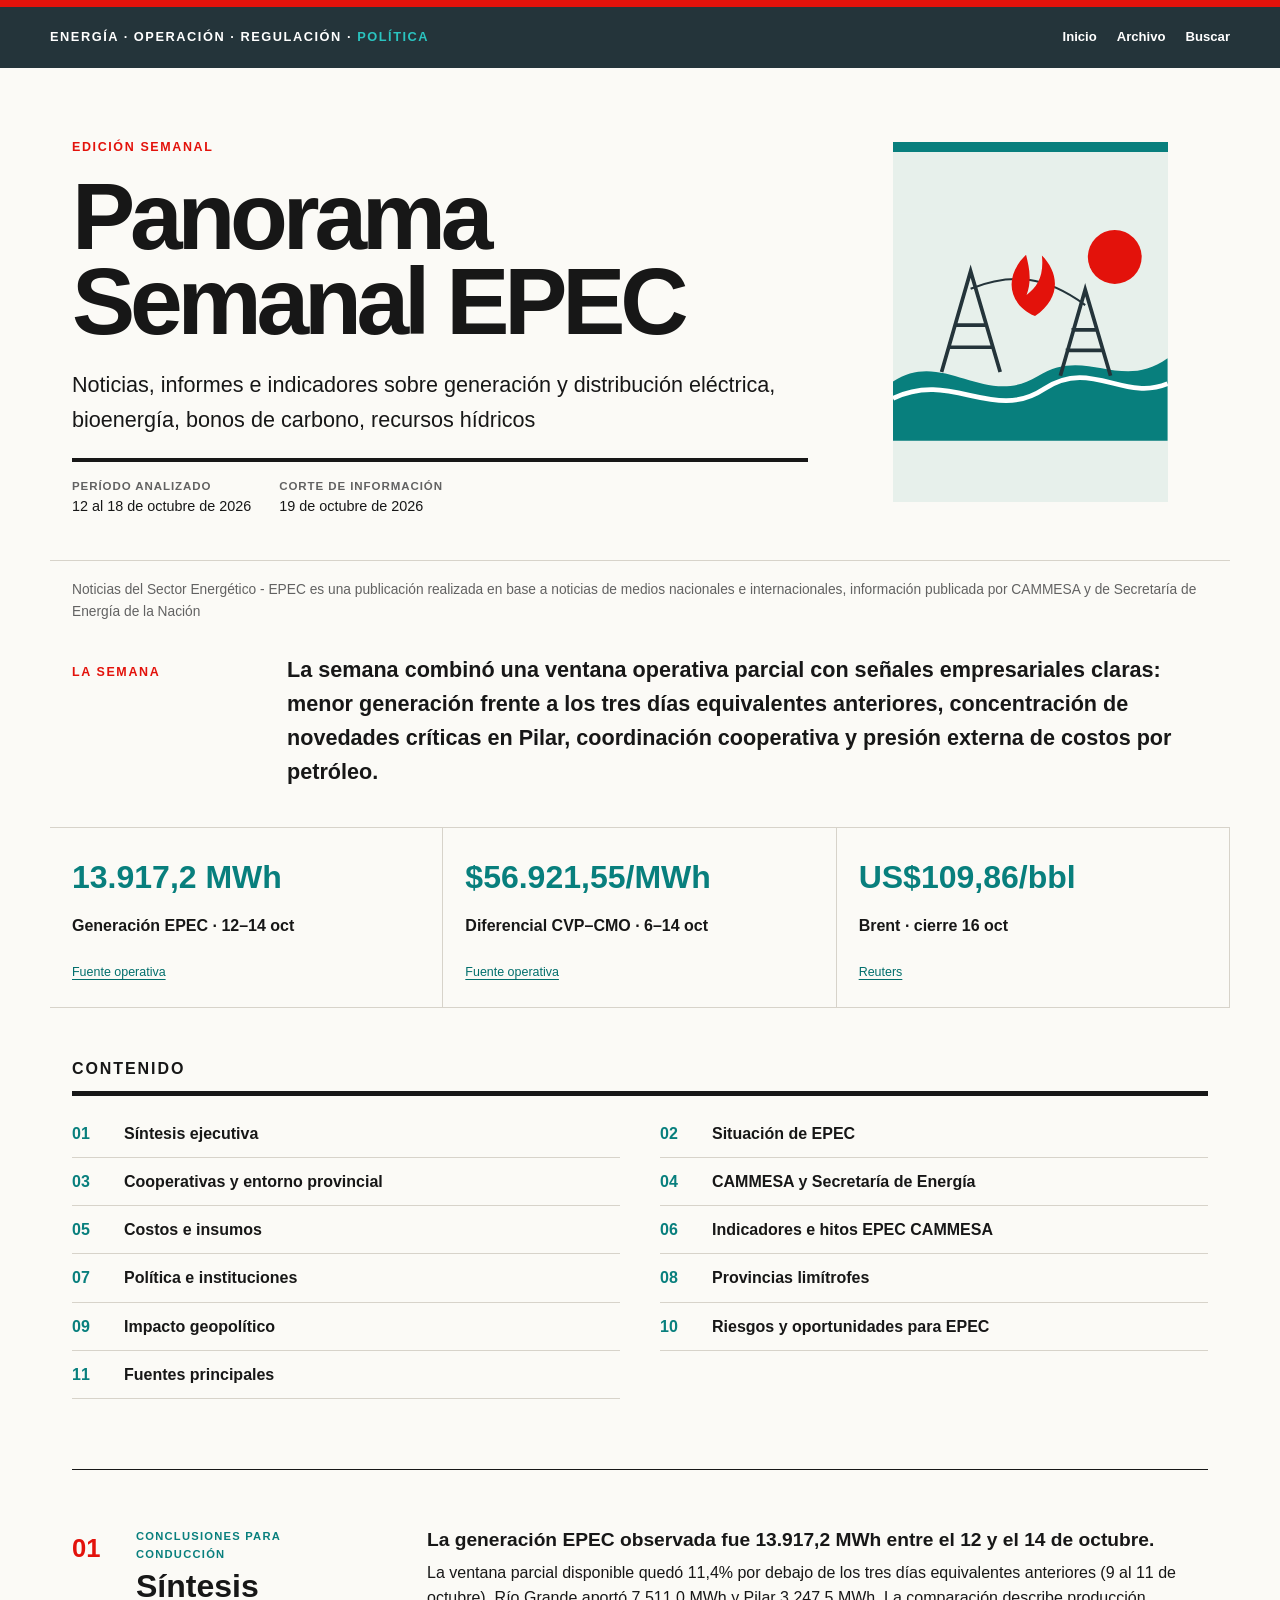
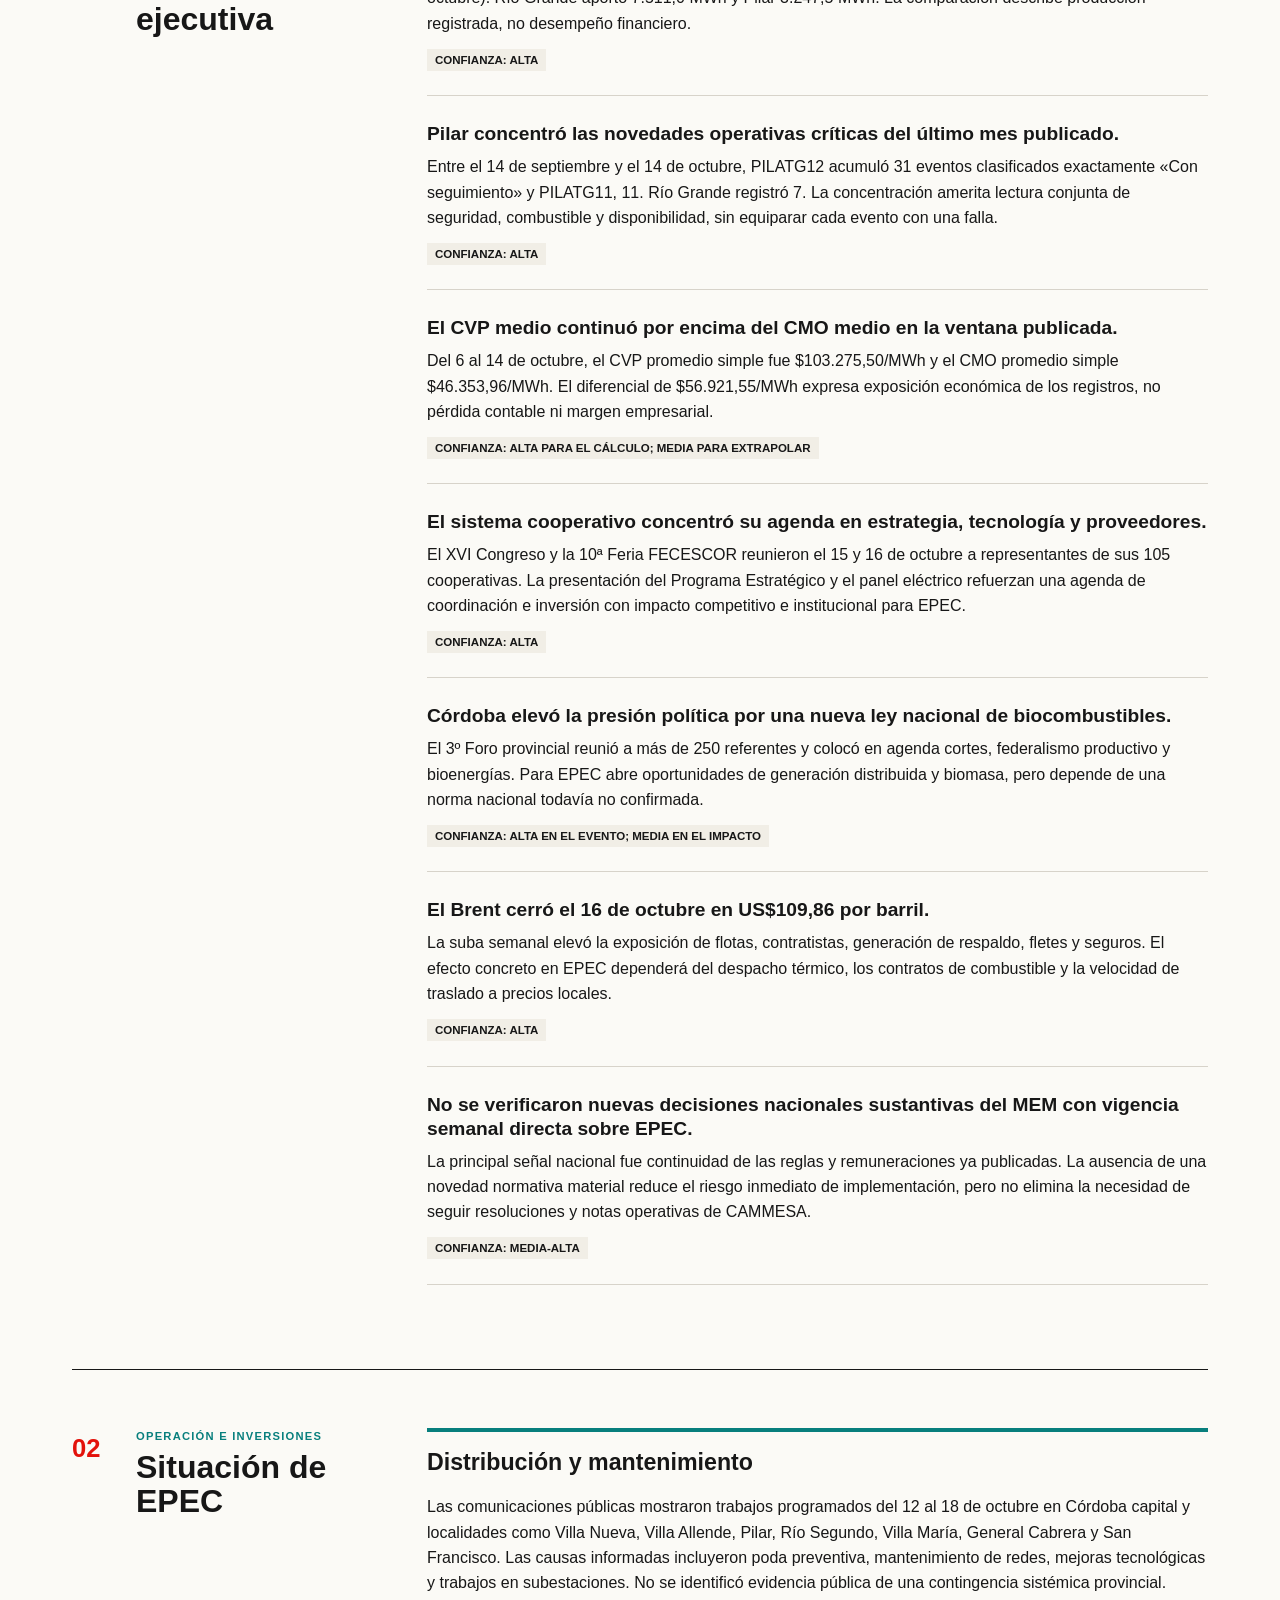
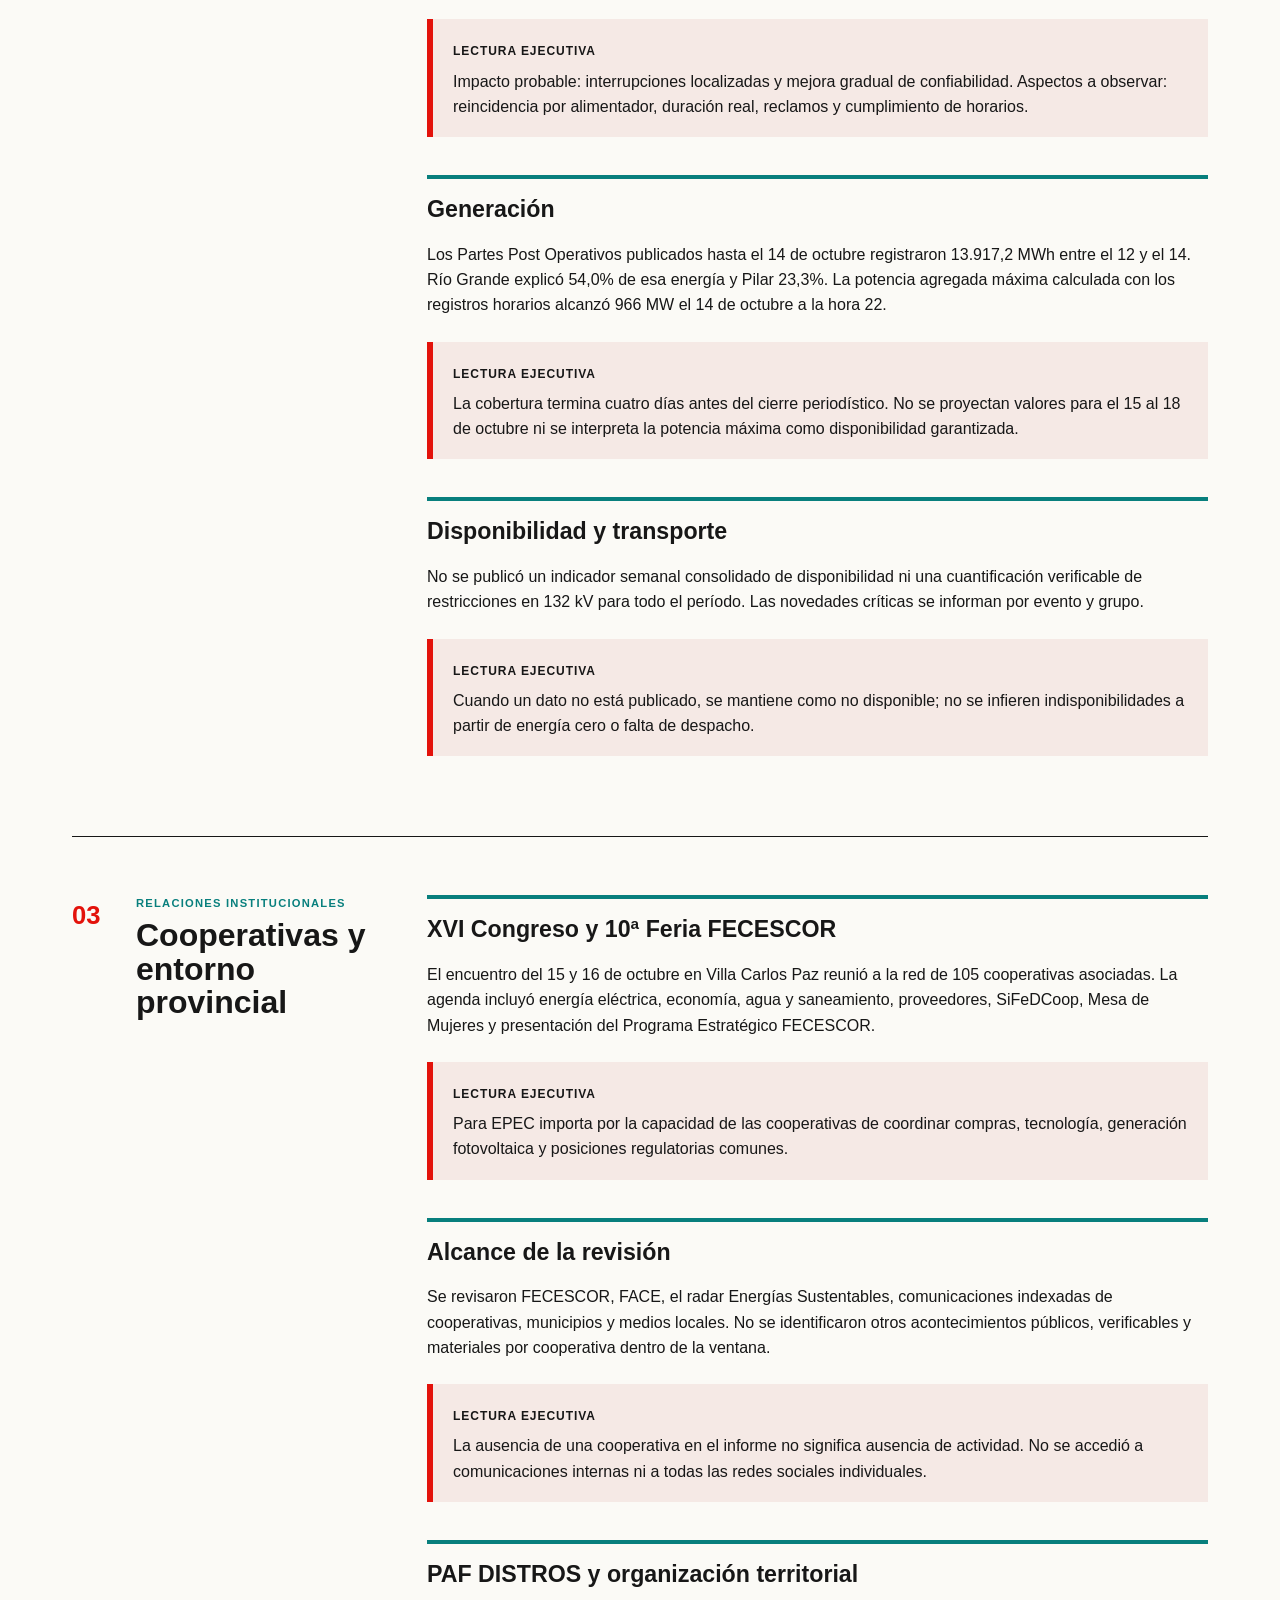
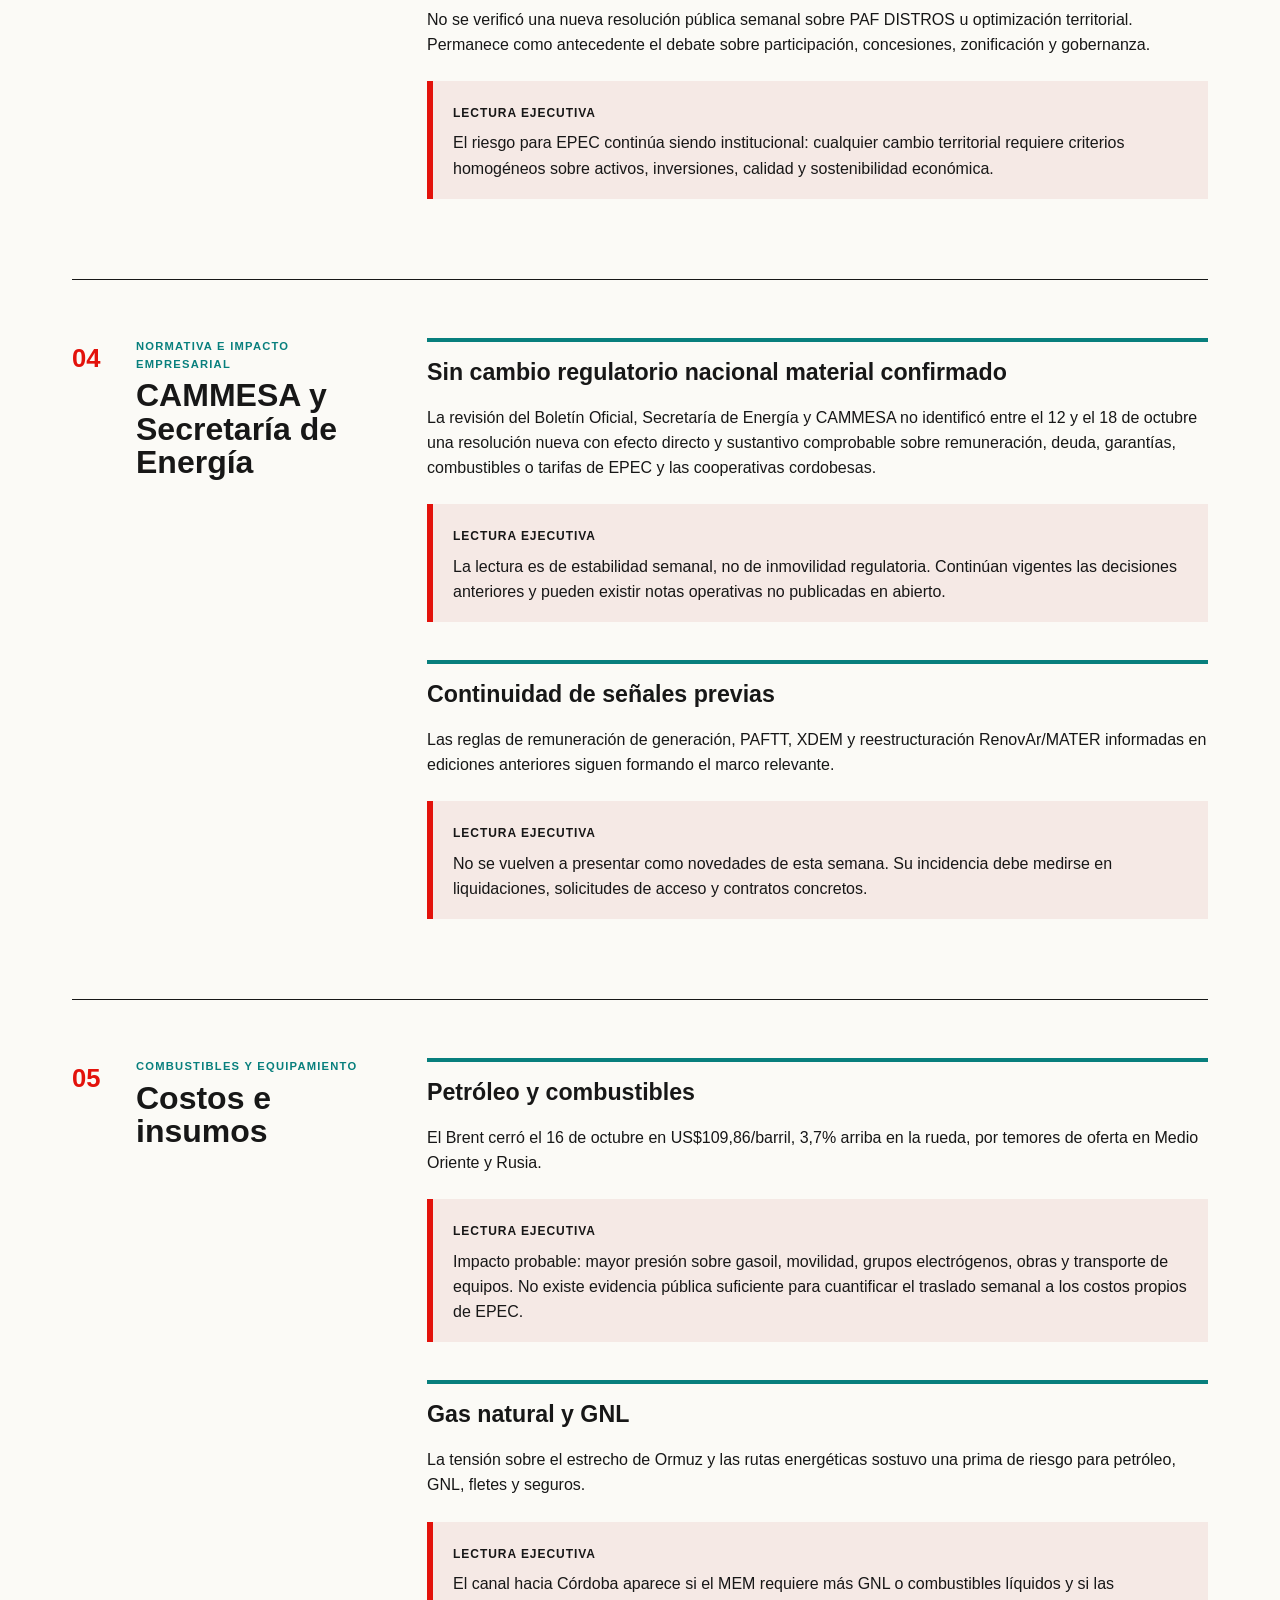
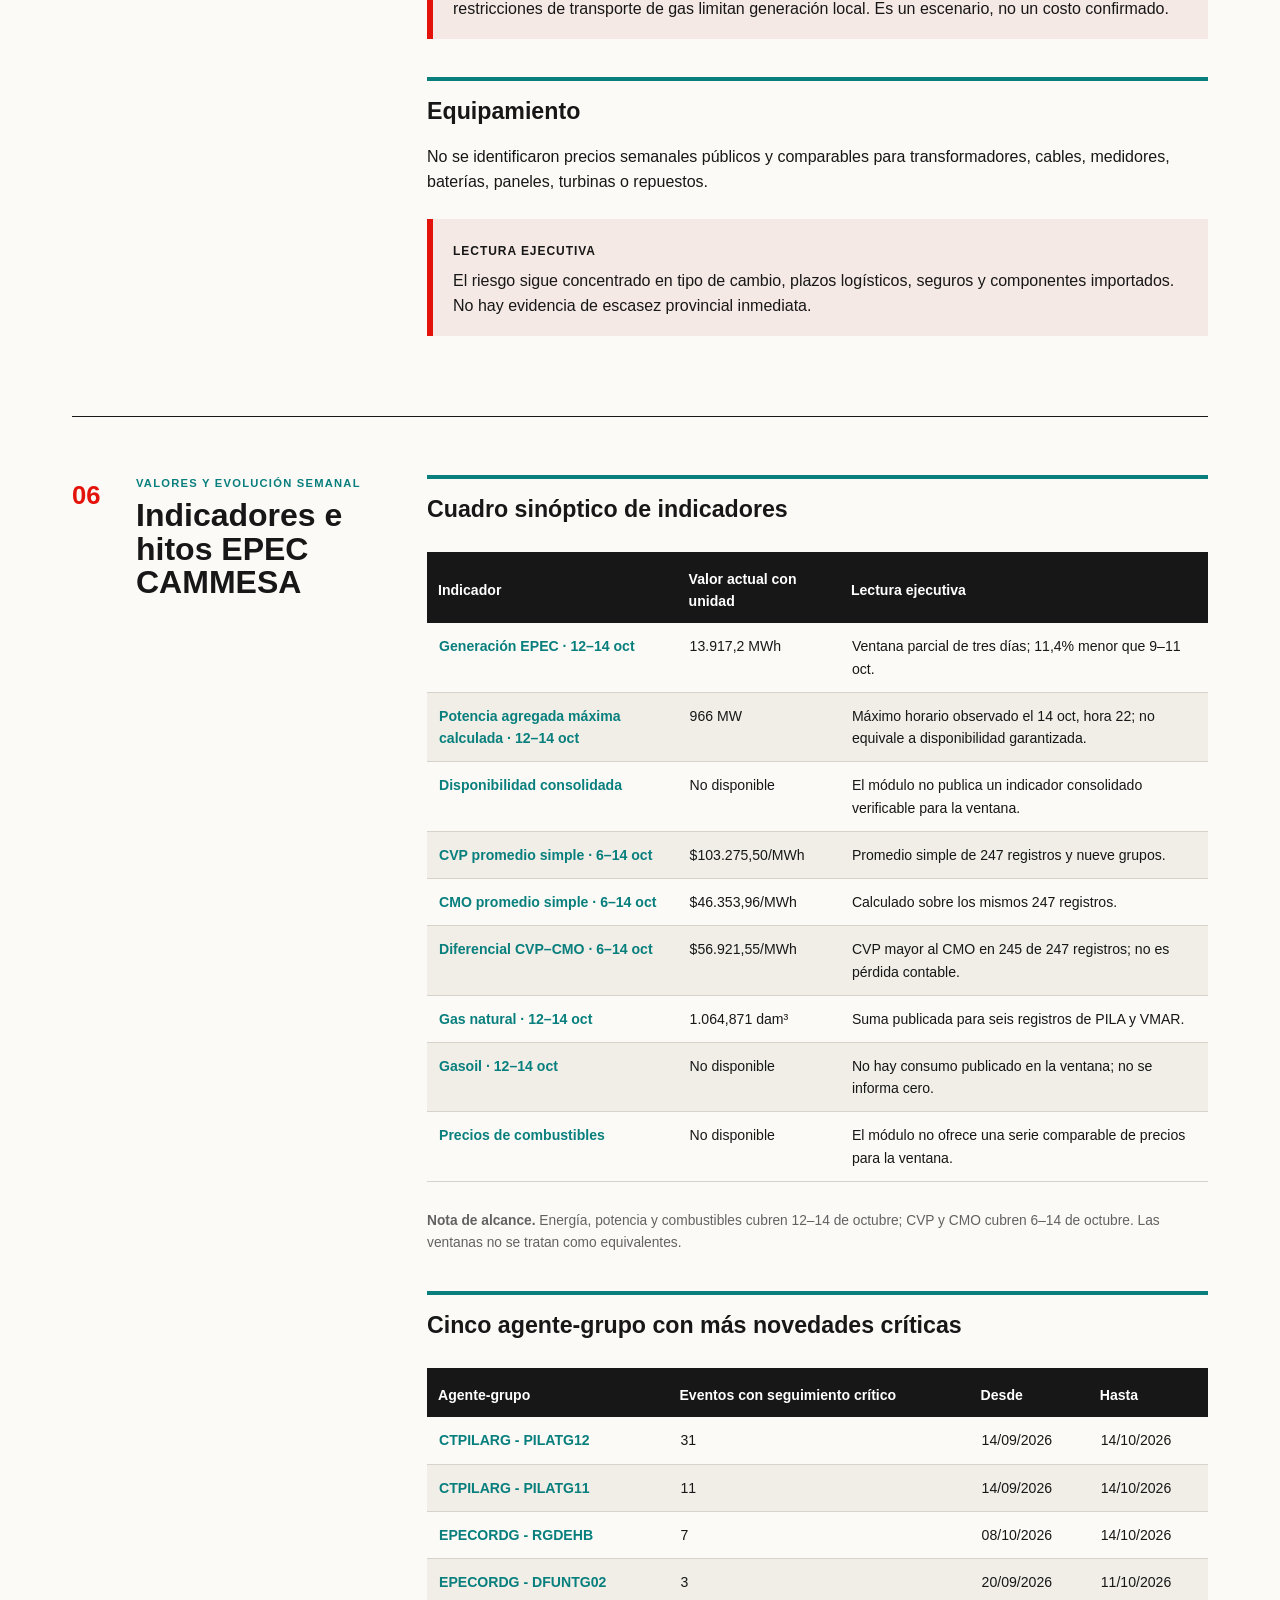
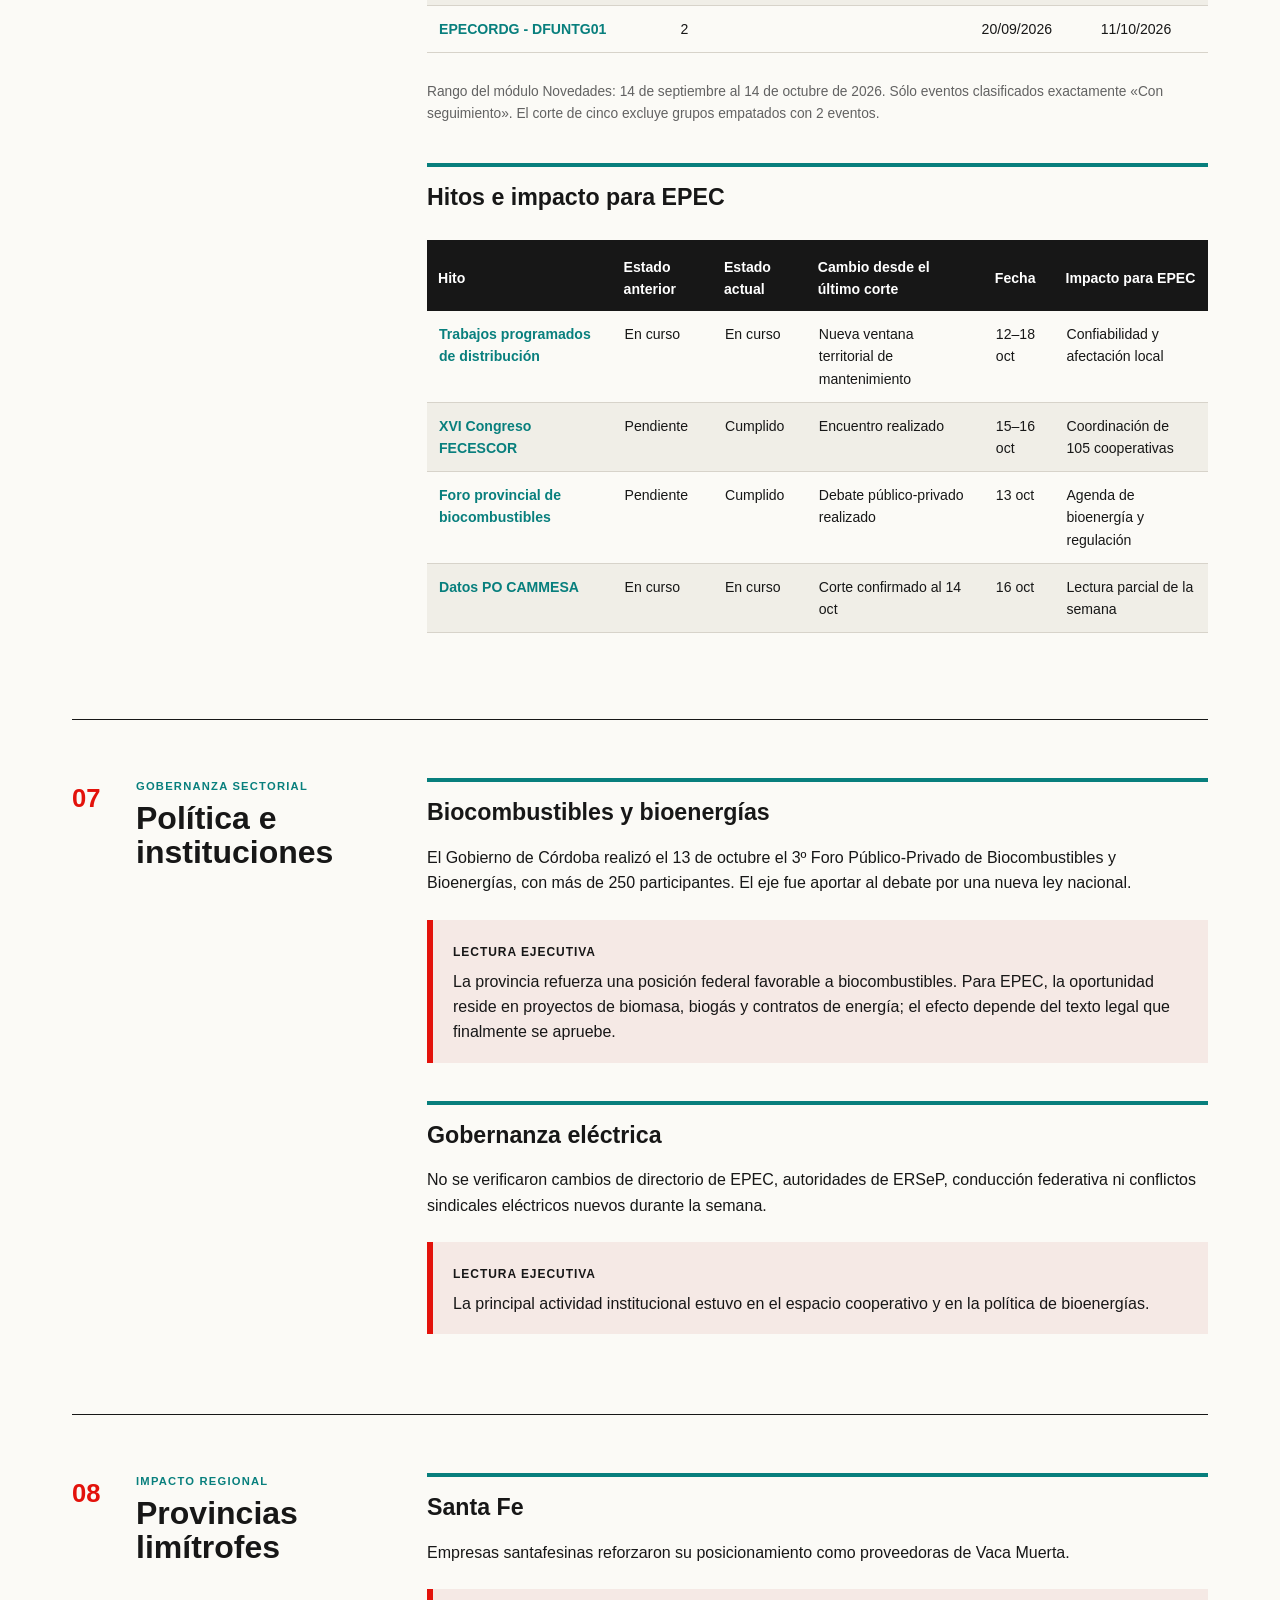
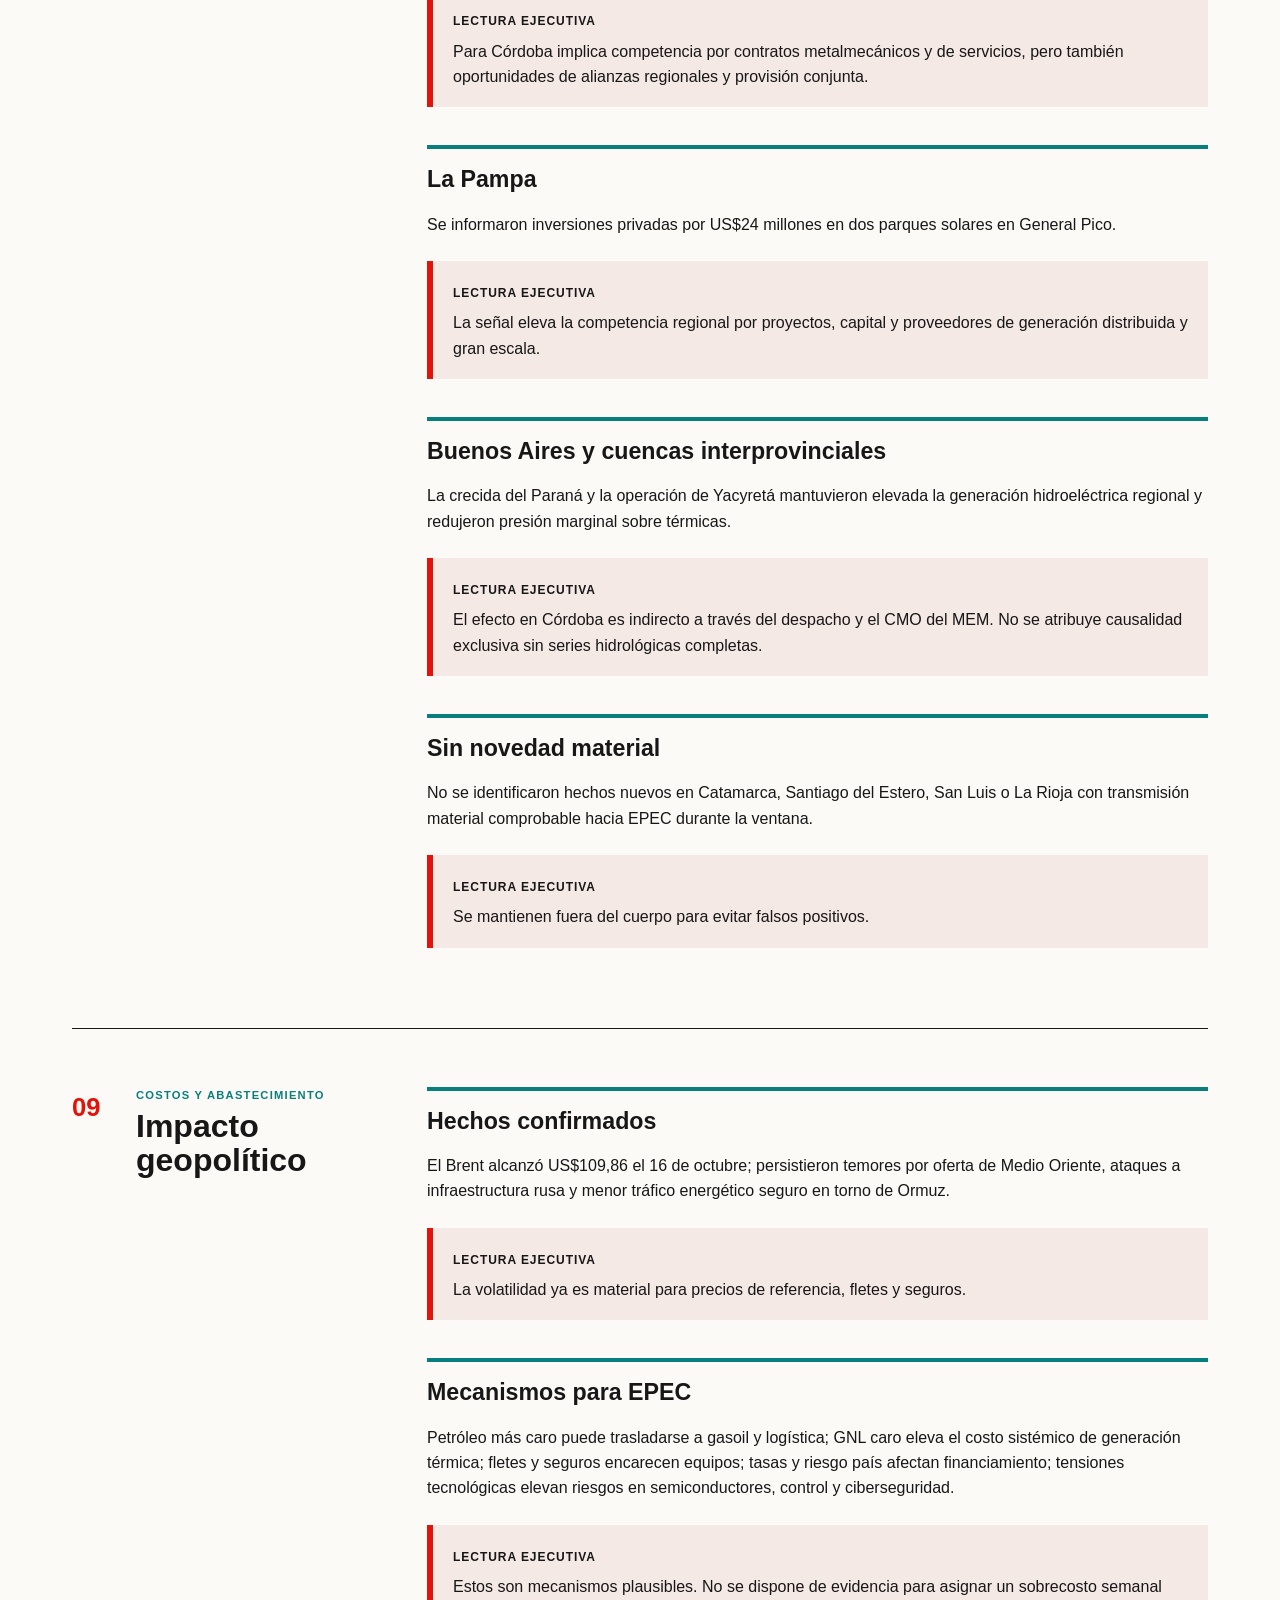
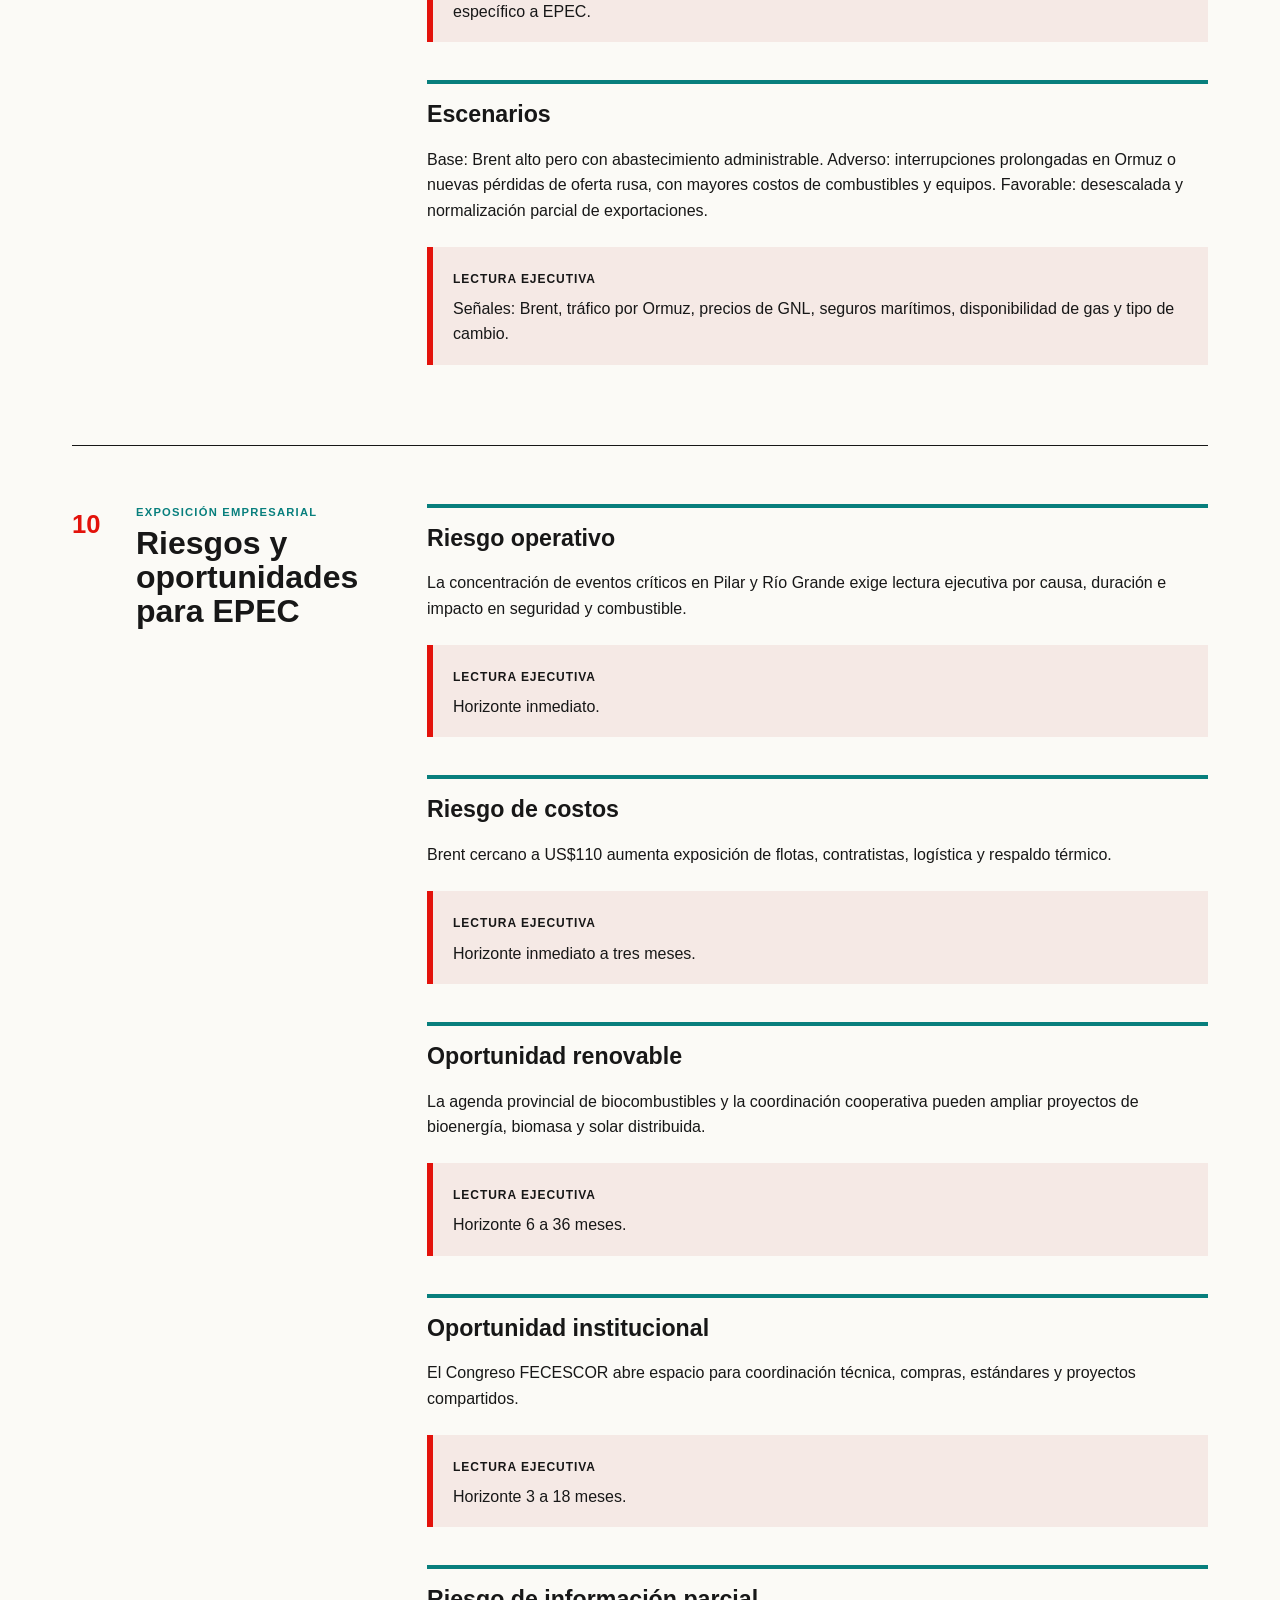
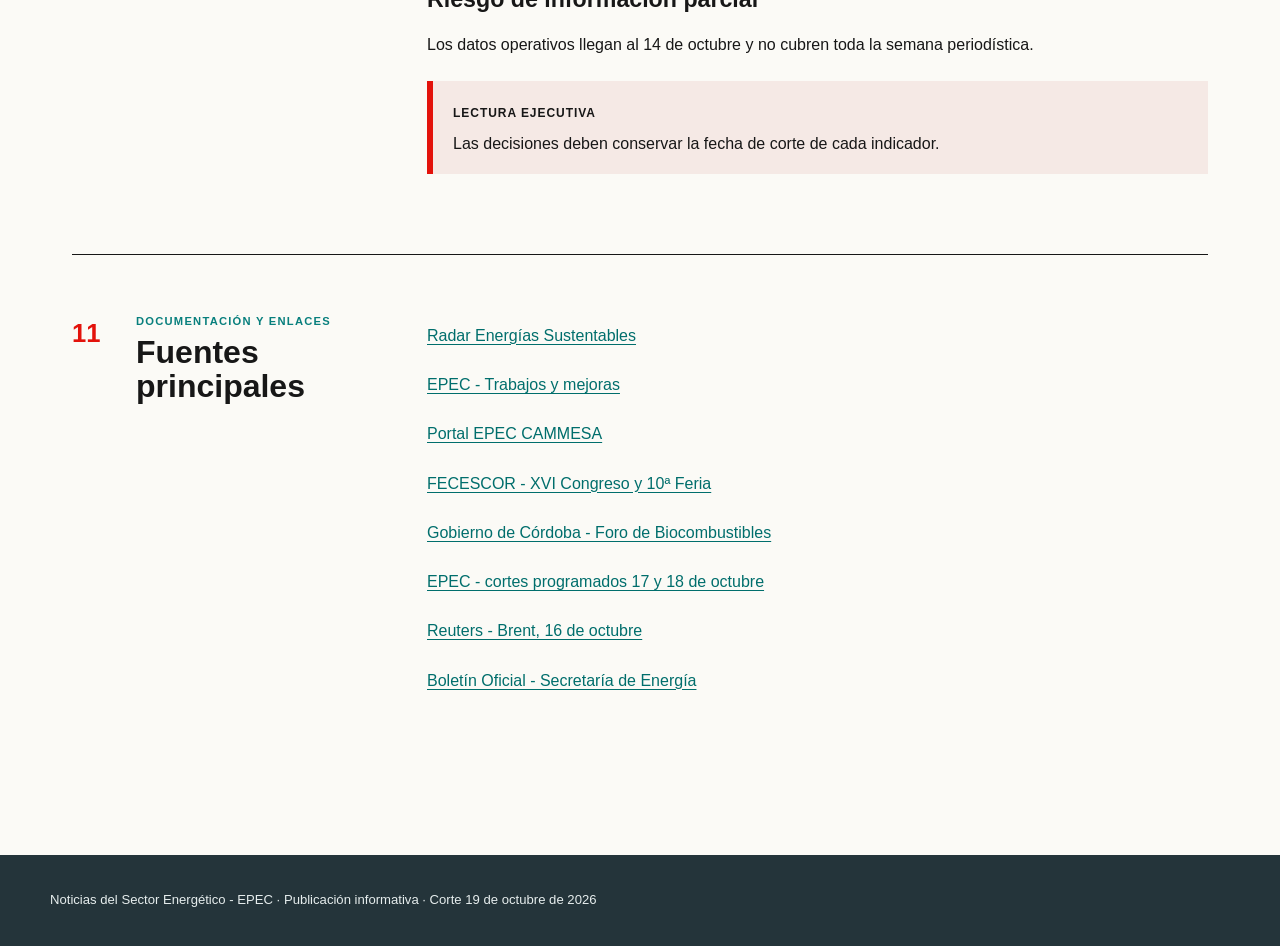
<file: ediciones/2026/10/2026-10-19/index.html>
<!doctype html><html lang="es"><head><meta charset="utf-8"><meta name="viewport" content="width=device-width,initial-scale=1"><meta name="description" content="Panorama Semanal EPEC: generación, distribución, regulación, costos e instituciones."><title>Panorama Semanal EPEC | 12–18 OCT 2026</title><style>
:root{--ink:#171717;--paper:#fbfaf6;--muted:#626262;--line:#d7d3ca;--red:#e3120b;--teal:#087f7d;--dark:#24343a;--soft:#f1eee6;--max:1180px}*{box-sizing:border-box}html{scroll-behavior:smooth}body{margin:0;background:var(--paper);color:var(--ink);font-family:Calibri,"Segoe UI",Arial,sans-serif;line-height:1.58}a{color:#006e6c;text-underline-offset:3px}.top{height:7px;background:var(--red)}.mast{background:var(--dark);color:#fff;padding:20px max(22px,calc((100vw - var(--max))/2));display:flex;align-items:center;justify-content:space-between;gap:25px}.brand{font-size:.8rem;font-weight:800;text-transform:uppercase;letter-spacing:.12em}.brand b{color:#2ac4c0}.site-nav{display:flex;gap:20px;font-size:.82rem;font-weight:700}.site-nav a{color:#fff;text-decoration:none}.hero{max-width:var(--max);margin:auto;padding:58px 22px 42px;display:grid;grid-template-columns:minmax(0,1.35fr) minmax(300px,.65fr);gap:45px;border-bottom:1px solid var(--line)}.eyebrow{color:var(--red);font-weight:800;text-transform:uppercase;letter-spacing:.13em;font-size:.78rem}h1{font-size:clamp(3.2rem,7.4vw,6.8rem);line-height:.9;letter-spacing:-.055em;margin:16px 0 24px}.subtitle{font-size:1.35rem;max-width:760px}.edition{display:flex;gap:28px;flex-wrap:wrap;border-top:4px solid var(--ink);padding-top:15px;font-size:.9rem}.edition b{display:block;font-size:.72rem;text-transform:uppercase;color:var(--muted);letter-spacing:.08em}.art{min-height:340px;background:#e7f0eb;border-top:10px solid var(--teal)}.art svg{width:100%;height:100%;display:block}.legend{max-width:var(--max);margin:auto;padding:18px 22px 0;color:var(--muted);font-size:.86rem}.lead{max-width:var(--max);margin:auto;padding:30px 22px 38px;display:grid;grid-template-columns:180px 1fr;gap:35px;border-bottom:1px solid var(--line)}.lead h2{font-size:.78rem;color:var(--red);text-transform:uppercase;letter-spacing:.13em}.lead p{font-size:1.35rem;font-weight:600;margin:0}.metrics{max-width:var(--max);margin:auto;display:grid;grid-template-columns:repeat(3,1fr)}.metric{padding:24px 22px;border-right:1px solid var(--line);border-bottom:1px solid var(--line);display:flex;flex-direction:column;min-height:180px}.metric strong{font-size:2rem;color:var(--teal)}.metric span{font-weight:700;margin:10px 0 auto}.metric a{font-size:.78rem;margin-top:14px}.contents{max-width:var(--max);margin:48px auto 70px;padding:0 22px}.contents h2{font-size:1rem;text-transform:uppercase;letter-spacing:.12em;border-bottom:5px solid var(--ink);padding-bottom:10px}.contents-grid{display:grid;grid-template-columns:1fr 1fr;gap:0 40px}.contents a{display:grid;grid-template-columns:42px 1fr;gap:10px;padding:11px 0;border-bottom:1px solid var(--line);color:var(--ink);font-weight:700;text-decoration:none}.contents span{color:var(--teal)}main{max-width:var(--max);margin:auto;padding:0 22px 80px}.report-section{display:grid;grid-template-columns:300px minmax(0,1fr);gap:55px;padding:58px 0;border-top:1px solid var(--ink);scroll-margin-top:10px}.section-head{position:sticky;top:16px;align-self:start;display:grid;grid-template-columns:50px 1fr;gap:14px}.section-no{font-size:1.6rem;color:var(--red);font-weight:800}.kicker{font-size:.7rem;text-transform:uppercase;letter-spacing:.11em;color:var(--teal);font-weight:800;margin:0 0 6px}.section-head h2{font-size:2rem;line-height:1.05;margin:0 0 12px}.section-body{min-width:0}.section-body>h3{font-size:1.45rem;border-top:4px solid var(--teal);padding-top:12px;margin:38px 0 14px}.section-body>h3:first-child{margin-top:0}.section-body>p{margin:10px 0 24px}.exec{padding:0 0 24px;margin:0 0 26px;border-bottom:1px solid var(--line)}.exec h3{font-size:1.2rem;line-height:1.25;margin:0 0 8px}.exec p{margin:0 0 10px}.exec span{font-size:.72rem;text-transform:uppercase;font-weight:800;background:var(--soft);padding:5px 8px}.call{border-left:6px solid var(--red);background:#f5e9e5;padding:18px 20px;margin:22px 0}.call b{font-size:.75rem;text-transform:uppercase;letter-spacing:.08em}.call p{margin:6px 0 0}.table-wrap{overflow-x:auto;border-top:5px solid var(--ink);margin:24px 0 28px}table{width:100%;border-collapse:collapse;min-width:700px;font-size:.88rem}th{background:var(--ink);color:#fff;text-align:left;padding:11px}td{padding:12px;border-bottom:1px solid var(--line);vertical-align:top}tbody tr:nth-child(even){background:#f0eee7}tbody td:first-child{font-weight:700;color:var(--teal)}.note{font-size:.86rem;color:var(--muted)}footer{background:var(--dark);color:#e6eded;padding:35px max(22px,calc((100vw - var(--max))/2));font-size:.82rem}@media(max-width:860px){.hero{grid-template-columns:1fr}.art{min-height:250px}.lead{grid-template-columns:1fr;gap:8px}.metrics{grid-template-columns:1fr}.report-section{grid-template-columns:1fr;gap:25px}.section-head{position:static}}@media(max-width:560px){.mast{align-items:flex-start;flex-direction:column}.site-nav{width:100%;justify-content:space-between}h1{font-size:3.25rem}.contents-grid{grid-template-columns:1fr}}@media print{@page{size:A4;margin:15mm}.mast,.top,footer{print-color-adjust:exact;-webkit-print-color-adjust:exact}.site-nav,.art{display:none}.hero{display:block}.report-section{display:block;break-before:page}.section-head{position:static;margin-bottom:22px}}
</style></head><body><div class="top"></div><header class="mast" id="top"><div class="brand">Energía · Operación · Regulación · <b>Política</b></div><nav class="site-nav"><a href="/noticias-epec/">Inicio</a><a href="/noticias-epec/archivo/">Archivo</a><a href="/noticias-epec/buscar/">Buscar</a></nav></header><section class="hero"><div><p class="eyebrow">Edición semanal</p><h1>Panorama<br>Semanal EPEC</h1><p class="subtitle">Noticias, informes e indicadores sobre generación y distribución eléctrica, bioenergía, bonos de carbono, recursos hídricos</p><div class="edition"><div><b>Período analizado</b>12 al 18 de octubre de 2026</div><div><b>Corte de información</b>19 de octubre de 2026</div></div></div><figure class="art"><svg viewBox="0 0 520 430" xmlns="http://www.w3.org/2000/svg"><rect width="520" height="430" fill="#e7f0eb"/><circle cx="420" cy="82" r="51" fill="#e3120b"/><path d="M0 318C95 255 174 370 274 308c92-58 156 30 246-34v156H0z" fill="#087f7d"/><path d="M0 350c110-54 190 46 286-18 88-59 151 25 234-10" fill="none" stroke="#fff" stroke-width="9"/><g stroke="#24343a" stroke-width="7" fill="none"><path d="M92 300l55-191 56 191M116 211h62M105 253h86"/><path d="M317 307l47-163 48 163M338 220h51M327 259h73"/><path d="M147 142c78-31 142-24 217 31" stroke-width="4"/></g><path d="M252 78c-43 41-34 94 17 116 51-35 45-83 13-115 4 39-8 59-29 75 11-30 4-55-1-76z" fill="#e3120b"/></svg></figure></section><p class="legend">Noticias del Sector Energético - EPEC es una publicación realizada en base a noticias de medios nacionales e internacionales, información publicada por CAMMESA y de Secretaría de Energía de la Nación</p><section class="lead"><h2>La semana</h2><p>La semana combinó una ventana operativa parcial con señales empresariales claras: menor generación frente a los tres días equivalentes anteriores, concentración de novedades críticas en Pilar, coordinación cooperativa y presión externa de costos por petróleo.</p></section><section class="metrics"><article class="metric"><strong>13.917,2 MWh</strong><span>Generación EPEC · 12–14 oct</span><a href="https://fgpino.github.io/po-cammesa-epec/tableros/Tablero_Energia_Potencia_PO_CAMMESA.html">Fuente operativa</a></article><article class="metric"><strong>$56.921,55/MWh</strong><span>Diferencial CVP–CMO · 6–14 oct</span><a href="https://fgpino.github.io/po-cammesa-epec/tableros/CVP_y_CMO.html">Fuente operativa</a></article><article class="metric"><strong>US$109,86/bbl</strong><span>Brent · cierre 16 oct</span><a href="https://www.reuters.com/business/autos-transportation/oil-edges-down-investors-weigh-possible-us-sanctions-shadow-fleet-2026-10-16/">Reuters</a></article></section><nav class="contents"><h2>Contenido</h2><div class="contents-grid"><a href="#s1"><span>01</span>Síntesis ejecutiva</a><a href="#s2"><span>02</span>Situación de EPEC</a><a href="#s3"><span>03</span>Cooperativas y entorno provincial</a><a href="#s4"><span>04</span>CAMMESA y Secretaría de Energía</a><a href="#s5"><span>05</span>Costos e insumos</a><a href="#s6"><span>06</span>Indicadores e hitos EPEC CAMMESA</a><a href="#s7"><span>07</span>Política e instituciones</a><a href="#s8"><span>08</span>Provincias limítrofes</a><a href="#s9"><span>09</span>Impacto geopolítico</a><a href="#s10"><span>10</span>Riesgos y oportunidades para EPEC</a><a href="#s11"><span>11</span>Fuentes principales</a></div></nav><main><section id="s1" class="report-section"><header class="section-head"><span class="section-no">01</span><div><p class="kicker">Conclusiones para conducción</p><h2>Síntesis ejecutiva</h2></div></header><div class="section-body"><article class="exec"><h3>La generación EPEC observada fue 13.917,2 MWh entre el 12 y el 14 de octubre.</h3><p>La ventana parcial disponible quedó 11,4% por debajo de los tres días equivalentes anteriores (9 al 11 de octubre). Río Grande aportó 7.511,0 MWh y Pilar 3.247,5 MWh. La comparación describe producción registrada, no desempeño financiero.</p><span>Confianza: Alta</span></article><article class="exec"><h3>Pilar concentró las novedades operativas críticas del último mes publicado.</h3><p>Entre el 14 de septiembre y el 14 de octubre, PILATG12 acumuló 31 eventos clasificados exactamente «Con seguimiento» y PILATG11, 11. Río Grande registró 7. La concentración amerita lectura conjunta de seguridad, combustible y disponibilidad, sin equiparar cada evento con una falla.</p><span>Confianza: Alta</span></article><article class="exec"><h3>El CVP medio continuó por encima del CMO medio en la ventana publicada.</h3><p>Del 6 al 14 de octubre, el CVP promedio simple fue $103.275,50/MWh y el CMO promedio simple $46.353,96/MWh. El diferencial de $56.921,55/MWh expresa exposición económica de los registros, no pérdida contable ni margen empresarial.</p><span>Confianza: Alta para el cálculo; media para extrapolar</span></article><article class="exec"><h3>El sistema cooperativo concentró su agenda en estrategia, tecnología y proveedores.</h3><p>El XVI Congreso y la 10ª Feria FECESCOR reunieron el 15 y 16 de octubre a representantes de sus 105 cooperativas. La presentación del Programa Estratégico y el panel eléctrico refuerzan una agenda de coordinación e inversión con impacto competitivo e institucional para EPEC.</p><span>Confianza: Alta</span></article><article class="exec"><h3>Córdoba elevó la presión política por una nueva ley nacional de biocombustibles.</h3><p>El 3º Foro provincial reunió a más de 250 referentes y colocó en agenda cortes, federalismo productivo y bioenergías. Para EPEC abre oportunidades de generación distribuida y biomasa, pero depende de una norma nacional todavía no confirmada.</p><span>Confianza: Alta en el evento; media en el impacto</span></article><article class="exec"><h3>El Brent cerró el 16 de octubre en US$109,86 por barril.</h3><p>La suba semanal elevó la exposición de flotas, contratistas, generación de respaldo, fletes y seguros. El efecto concreto en EPEC dependerá del despacho térmico, los contratos de combustible y la velocidad de traslado a precios locales.</p><span>Confianza: Alta</span></article><article class="exec"><h3>No se verificaron nuevas decisiones nacionales sustantivas del MEM con vigencia semanal directa sobre EPEC.</h3><p>La principal señal nacional fue continuidad de las reglas y remuneraciones ya publicadas. La ausencia de una novedad normativa material reduce el riesgo inmediato de implementación, pero no elimina la necesidad de seguir resoluciones y notas operativas de CAMMESA.</p><span>Confianza: Media-alta</span></article></div></section><section id="s2" class="report-section"><header class="section-head"><span class="section-no">02</span><div><p class="kicker">Operación e inversiones</p><h2>Situación de EPEC</h2></div></header><div class="section-body"><h3>Distribución y mantenimiento</h3><p>Las comunicaciones públicas mostraron trabajos programados del 12 al 18 de octubre en Córdoba capital y localidades como Villa Nueva, Villa Allende, Pilar, Río Segundo, Villa María, General Cabrera y San Francisco. Las causas informadas incluyeron poda preventiva, mantenimiento de redes, mejoras tecnológicas y trabajos en subestaciones. No se identificó evidencia pública de una contingencia sistémica provincial.</p><aside class="call"><b>Lectura ejecutiva</b><p>Impacto probable: interrupciones localizadas y mejora gradual de confiabilidad. Aspectos a observar: reincidencia por alimentador, duración real, reclamos y cumplimiento de horarios.</p></aside><h3>Generación</h3><p>Los Partes Post Operativos publicados hasta el 14 de octubre registraron 13.917,2 MWh entre el 12 y el 14. Río Grande explicó 54,0% de esa energía y Pilar 23,3%. La potencia agregada máxima calculada con los registros horarios alcanzó 966 MW el 14 de octubre a la hora 22.</p><aside class="call"><b>Lectura ejecutiva</b><p>La cobertura termina cuatro días antes del cierre periodístico. No se proyectan valores para el 15 al 18 de octubre ni se interpreta la potencia máxima como disponibilidad garantizada.</p></aside><h3>Disponibilidad y transporte</h3><p>No se publicó un indicador semanal consolidado de disponibilidad ni una cuantificación verificable de restricciones en 132 kV para todo el período. Las novedades críticas se informan por evento y grupo.</p><aside class="call"><b>Lectura ejecutiva</b><p>Cuando un dato no está publicado, se mantiene como no disponible; no se infieren indisponibilidades a partir de energía cero o falta de despacho.</p></aside></div></section><section id="s3" class="report-section"><header class="section-head"><span class="section-no">03</span><div><p class="kicker">Relaciones institucionales</p><h2>Cooperativas y entorno provincial</h2></div></header><div class="section-body"><h3>XVI Congreso y 10ª Feria FECESCOR</h3><p>El encuentro del 15 y 16 de octubre en Villa Carlos Paz reunió a la red de 105 cooperativas asociadas. La agenda incluyó energía eléctrica, economía, agua y saneamiento, proveedores, SiFeDCoop, Mesa de Mujeres y presentación del Programa Estratégico FECESCOR.</p><aside class="call"><b>Lectura ejecutiva</b><p>Para EPEC importa por la capacidad de las cooperativas de coordinar compras, tecnología, generación fotovoltaica y posiciones regulatorias comunes.</p></aside><h3>Alcance de la revisión</h3><p>Se revisaron FECESCOR, FACE, el radar Energías Sustentables, comunicaciones indexadas de cooperativas, municipios y medios locales. No se identificaron otros acontecimientos públicos, verificables y materiales por cooperativa dentro de la ventana.</p><aside class="call"><b>Lectura ejecutiva</b><p>La ausencia de una cooperativa en el informe no significa ausencia de actividad. No se accedió a comunicaciones internas ni a todas las redes sociales individuales.</p></aside><h3>PAF DISTROS y organización territorial</h3><p>No se verificó una nueva resolución pública semanal sobre PAF DISTROS u optimización territorial. Permanece como antecedente el debate sobre participación, concesiones, zonificación y gobernanza.</p><aside class="call"><b>Lectura ejecutiva</b><p>El riesgo para EPEC continúa siendo institucional: cualquier cambio territorial requiere criterios homogéneos sobre activos, inversiones, calidad y sostenibilidad económica.</p></aside></div></section><section id="s4" class="report-section"><header class="section-head"><span class="section-no">04</span><div><p class="kicker">Normativa e impacto empresarial</p><h2>CAMMESA y Secretaría de Energía</h2></div></header><div class="section-body"><h3>Sin cambio regulatorio nacional material confirmado</h3><p>La revisión del Boletín Oficial, Secretaría de Energía y CAMMESA no identificó entre el 12 y el 18 de octubre una resolución nueva con efecto directo y sustantivo comprobable sobre remuneración, deuda, garantías, combustibles o tarifas de EPEC y las cooperativas cordobesas.</p><aside class="call"><b>Lectura ejecutiva</b><p>La lectura es de estabilidad semanal, no de inmovilidad regulatoria. Continúan vigentes las decisiones anteriores y pueden existir notas operativas no publicadas en abierto.</p></aside><h3>Continuidad de señales previas</h3><p>Las reglas de remuneración de generación, PAFTT, XDEM y reestructuración RenovAr/MATER informadas en ediciones anteriores siguen formando el marco relevante.</p><aside class="call"><b>Lectura ejecutiva</b><p>No se vuelven a presentar como novedades de esta semana. Su incidencia debe medirse en liquidaciones, solicitudes de acceso y contratos concretos.</p></aside></div></section><section id="s5" class="report-section"><header class="section-head"><span class="section-no">05</span><div><p class="kicker">Combustibles y equipamiento</p><h2>Costos e insumos</h2></div></header><div class="section-body"><h3>Petróleo y combustibles</h3><p>El Brent cerró el 16 de octubre en US$109,86/barril, 3,7% arriba en la rueda, por temores de oferta en Medio Oriente y Rusia.</p><aside class="call"><b>Lectura ejecutiva</b><p>Impacto probable: mayor presión sobre gasoil, movilidad, grupos electrógenos, obras y transporte de equipos. No existe evidencia pública suficiente para cuantificar el traslado semanal a los costos propios de EPEC.</p></aside><h3>Gas natural y GNL</h3><p>La tensión sobre el estrecho de Ormuz y las rutas energéticas sostuvo una prima de riesgo para petróleo, GNL, fletes y seguros.</p><aside class="call"><b>Lectura ejecutiva</b><p>El canal hacia Córdoba aparece si el MEM requiere más GNL o combustibles líquidos y si las restricciones de transporte de gas limitan generación local. Es un escenario, no un costo confirmado.</p></aside><h3>Equipamiento</h3><p>No se identificaron precios semanales públicos y comparables para transformadores, cables, medidores, baterías, paneles, turbinas o repuestos.</p><aside class="call"><b>Lectura ejecutiva</b><p>El riesgo sigue concentrado en tipo de cambio, plazos logísticos, seguros y componentes importados. No hay evidencia de escasez provincial inmediata.</p></aside></div></section><section id="s6" class="report-section"><header class="section-head"><span class="section-no">06</span><div><p class="kicker">Valores y evolución semanal</p><h2>Indicadores e hitos EPEC CAMMESA</h2></div></header><div class="section-body"><h3>Cuadro sinóptico de indicadores</h3><div class="table-wrap"><table><thead><tr><th>Indicador</th><th>Valor actual con unidad</th><th>Lectura ejecutiva</th></tr></thead><tbody><tr><td>Generación EPEC · 12–14 oct</td><td>13.917,2 MWh</td><td>Ventana parcial de tres días; 11,4% menor que 9–11 oct.</td></tr><tr><td>Potencia agregada máxima calculada · 12–14 oct</td><td>966 MW</td><td>Máximo horario observado el 14 oct, hora 22; no equivale a disponibilidad garantizada.</td></tr><tr><td>Disponibilidad consolidada</td><td>No disponible</td><td>El módulo no publica un indicador consolidado verificable para la ventana.</td></tr><tr><td>CVP promedio simple · 6–14 oct</td><td>$103.275,50/MWh</td><td>Promedio simple de 247 registros y nueve grupos.</td></tr><tr><td>CMO promedio simple · 6–14 oct</td><td>$46.353,96/MWh</td><td>Calculado sobre los mismos 247 registros.</td></tr><tr><td>Diferencial CVP–CMO · 6–14 oct</td><td>$56.921,55/MWh</td><td>CVP mayor al CMO en 245 de 247 registros; no es pérdida contable.</td></tr><tr><td>Gas natural · 12–14 oct</td><td>1.064,871 dam³</td><td>Suma publicada para seis registros de PILA y VMAR.</td></tr><tr><td>Gasoil · 12–14 oct</td><td>No disponible</td><td>No hay consumo publicado en la ventana; no se informa cero.</td></tr><tr><td>Precios de combustibles</td><td>No disponible</td><td>El módulo no ofrece una serie comparable de precios para la ventana.</td></tr></tbody></table></div><p class="note"><b>Nota de alcance.</b> Energía, potencia y combustibles cubren 12–14 de octubre; CVP y CMO cubren 6–14 de octubre. Las ventanas no se tratan como equivalentes.</p><h3>Cinco agente-grupo con más novedades críticas</h3><div class="table-wrap"><table><thead><tr><th>Agente-grupo</th><th>Eventos con seguimiento crítico</th><th>Desde</th><th>Hasta</th></tr></thead><tbody><tr><td>CTPILARG - PILATG12</td><td>31</td><td>14/09/2026</td><td>14/10/2026</td></tr><tr><td>CTPILARG - PILATG11</td><td>11</td><td>14/09/2026</td><td>14/10/2026</td></tr><tr><td>EPECORDG - RGDEHB</td><td>7</td><td>08/10/2026</td><td>14/10/2026</td></tr><tr><td>EPECORDG - DFUNTG02</td><td>3</td><td>20/09/2026</td><td>11/10/2026</td></tr><tr><td>EPECORDG - DFUNTG01</td><td>2</td><td>20/09/2026</td><td>11/10/2026</td></tr></tbody></table></div><p class="note">Rango del módulo Novedades: 14 de septiembre al 14 de octubre de 2026. Sólo eventos clasificados exactamente «Con seguimiento». El corte de cinco excluye grupos empatados con 2 eventos.</p><h3>Hitos e impacto para EPEC</h3><div class="table-wrap"><table><thead><tr><th>Hito</th><th>Estado anterior</th><th>Estado actual</th><th>Cambio desde el último corte</th><th>Fecha</th><th>Impacto para EPEC</th></tr></thead><tbody><tr><td>Trabajos programados de distribución</td><td>En curso</td><td>En curso</td><td>Nueva ventana territorial de mantenimiento</td><td>12–18 oct</td><td>Confiabilidad y afectación local</td></tr><tr><td>XVI Congreso FECESCOR</td><td>Pendiente</td><td>Cumplido</td><td>Encuentro realizado</td><td>15–16 oct</td><td>Coordinación de 105 cooperativas</td></tr><tr><td>Foro provincial de biocombustibles</td><td>Pendiente</td><td>Cumplido</td><td>Debate público-privado realizado</td><td>13 oct</td><td>Agenda de bioenergía y regulación</td></tr><tr><td>Datos PO CAMMESA</td><td>En curso</td><td>En curso</td><td>Corte confirmado al 14 oct</td><td>16 oct</td><td>Lectura parcial de la semana</td></tr></tbody></table></div></div></section><section id="s7" class="report-section"><header class="section-head"><span class="section-no">07</span><div><p class="kicker">Gobernanza sectorial</p><h2>Política e instituciones</h2></div></header><div class="section-body"><h3>Biocombustibles y bioenergías</h3><p>El Gobierno de Córdoba realizó el 13 de octubre el 3º Foro Público-Privado de Biocombustibles y Bioenergías, con más de 250 participantes. El eje fue aportar al debate por una nueva ley nacional.</p><aside class="call"><b>Lectura ejecutiva</b><p>La provincia refuerza una posición federal favorable a biocombustibles. Para EPEC, la oportunidad reside en proyectos de biomasa, biogás y contratos de energía; el efecto depende del texto legal que finalmente se apruebe.</p></aside><h3>Gobernanza eléctrica</h3><p>No se verificaron cambios de directorio de EPEC, autoridades de ERSeP, conducción federativa ni conflictos sindicales eléctricos nuevos durante la semana.</p><aside class="call"><b>Lectura ejecutiva</b><p>La principal actividad institucional estuvo en el espacio cooperativo y en la política de bioenergías.</p></aside></div></section><section id="s8" class="report-section"><header class="section-head"><span class="section-no">08</span><div><p class="kicker">Impacto regional</p><h2>Provincias limítrofes</h2></div></header><div class="section-body"><h3>Santa Fe</h3><p>Empresas santafesinas reforzaron su posicionamiento como proveedoras de Vaca Muerta.</p><aside class="call"><b>Lectura ejecutiva</b><p>Para Córdoba implica competencia por contratos metalmecánicos y de servicios, pero también oportunidades de alianzas regionales y provisión conjunta.</p></aside><h3>La Pampa</h3><p>Se informaron inversiones privadas por US$24 millones en dos parques solares en General Pico.</p><aside class="call"><b>Lectura ejecutiva</b><p>La señal eleva la competencia regional por proyectos, capital y proveedores de generación distribuida y gran escala.</p></aside><h3>Buenos Aires y cuencas interprovinciales</h3><p>La crecida del Paraná y la operación de Yacyretá mantuvieron elevada la generación hidroeléctrica regional y redujeron presión marginal sobre térmicas.</p><aside class="call"><b>Lectura ejecutiva</b><p>El efecto en Córdoba es indirecto a través del despacho y el CMO del MEM. No se atribuye causalidad exclusiva sin series hidrológicas completas.</p></aside><h3>Sin novedad material</h3><p>No se identificaron hechos nuevos en Catamarca, Santiago del Estero, San Luis o La Rioja con transmisión material comprobable hacia EPEC durante la ventana.</p><aside class="call"><b>Lectura ejecutiva</b><p>Se mantienen fuera del cuerpo para evitar falsos positivos.</p></aside></div></section><section id="s9" class="report-section"><header class="section-head"><span class="section-no">09</span><div><p class="kicker">Costos y abastecimiento</p><h2>Impacto geopolítico</h2></div></header><div class="section-body"><h3>Hechos confirmados</h3><p>El Brent alcanzó US$109,86 el 16 de octubre; persistieron temores por oferta de Medio Oriente, ataques a infraestructura rusa y menor tráfico energético seguro en torno de Ormuz.</p><aside class="call"><b>Lectura ejecutiva</b><p>La volatilidad ya es material para precios de referencia, fletes y seguros.</p></aside><h3>Mecanismos para EPEC</h3><p>Petróleo más caro puede trasladarse a gasoil y logística; GNL caro eleva el costo sistémico de generación térmica; fletes y seguros encarecen equipos; tasas y riesgo país afectan financiamiento; tensiones tecnológicas elevan riesgos en semiconductores, control y ciberseguridad.</p><aside class="call"><b>Lectura ejecutiva</b><p>Estos son mecanismos plausibles. No se dispone de evidencia para asignar un sobrecosto semanal específico a EPEC.</p></aside><h3>Escenarios</h3><p>Base: Brent alto pero con abastecimiento administrable. Adverso: interrupciones prolongadas en Ormuz o nuevas pérdidas de oferta rusa, con mayores costos de combustibles y equipos. Favorable: desescalada y normalización parcial de exportaciones.</p><aside class="call"><b>Lectura ejecutiva</b><p>Señales: Brent, tráfico por Ormuz, precios de GNL, seguros marítimos, disponibilidad de gas y tipo de cambio.</p></aside></div></section><section id="s10" class="report-section"><header class="section-head"><span class="section-no">10</span><div><p class="kicker">Exposición empresarial</p><h2>Riesgos y oportunidades para EPEC</h2></div></header><div class="section-body"><h3>Riesgo operativo</h3><p>La concentración de eventos críticos en Pilar y Río Grande exige lectura ejecutiva por causa, duración e impacto en seguridad y combustible.</p><aside class="call"><b>Lectura ejecutiva</b><p>Horizonte inmediato.</p></aside><h3>Riesgo de costos</h3><p>Brent cercano a US$110 aumenta exposición de flotas, contratistas, logística y respaldo térmico.</p><aside class="call"><b>Lectura ejecutiva</b><p>Horizonte inmediato a tres meses.</p></aside><h3>Oportunidad renovable</h3><p>La agenda provincial de biocombustibles y la coordinación cooperativa pueden ampliar proyectos de bioenergía, biomasa y solar distribuida.</p><aside class="call"><b>Lectura ejecutiva</b><p>Horizonte 6 a 36 meses.</p></aside><h3>Oportunidad institucional</h3><p>El Congreso FECESCOR abre espacio para coordinación técnica, compras, estándares y proyectos compartidos.</p><aside class="call"><b>Lectura ejecutiva</b><p>Horizonte 3 a 18 meses.</p></aside><h3>Riesgo de información parcial</h3><p>Los datos operativos llegan al 14 de octubre y no cubren toda la semana periodística.</p><aside class="call"><b>Lectura ejecutiva</b><p>Las decisiones deben conservar la fecha de corte de cada indicador.</p></aside></div></section><section id="s11" class="report-section"><header class="section-head"><span class="section-no">11</span><div><p class="kicker">Documentación y enlaces</p><h2>Fuentes principales</h2></div></header><div class="section-body"><p><a href="https://fgpino.github.io/energia/" target="_blank" rel="noopener">Radar Energías Sustentables</a></p><p><a href="https://www.epec.com.ar/actualidad/trabajos-mejoras" target="_blank" rel="noopener">EPEC - Trabajos y mejoras</a></p><p><a href="https://fgpino.github.io/po-cammesa-epec/" target="_blank" rel="noopener">Portal EPEC CAMMESA</a></p><p><a href="https://fecescor.com.ar/evento/congreso/" target="_blank" rel="noopener">FECESCOR - XVI Congreso y 10ª Feria</a></p><p><a href="https://prensa.cba.gov.ar/informacion-general/3-foro-de-biocombustibles-cordoba-impulso-el-debate-por-una-nueva-ley-nacional/" target="_blank" rel="noopener">Gobierno de Córdoba - Foro de Biocombustibles</a></p><p><a href="https://el-periodico.com.ar/region/cortes-de-luz-de-epec-programados-para-el-sabado-17-y-domingo-18-de-octubre_a6ad2824edbd615474ddf6274?output=amp" target="_blank" rel="noopener">EPEC - cortes programados 17 y 18 de octubre</a></p><p><a href="https://www.reuters.com/business/autos-transportation/oil-edges-down-investors-weigh-possible-us-sanctions-shadow-fleet-2026-10-16/" target="_blank" rel="noopener">Reuters - Brent, 16 de octubre</a></p><p><a href="https://www.boletinoficial.gob.ar/seccion/primera/20261016?rubro=1715" target="_blank" rel="noopener">Boletín Oficial - Secretaría de Energía</a></p></div></section></main><footer>Noticias del Sector Energético - EPEC · Publicación informativa · Corte 19 de octubre de 2026</footer></body></html>
</file>
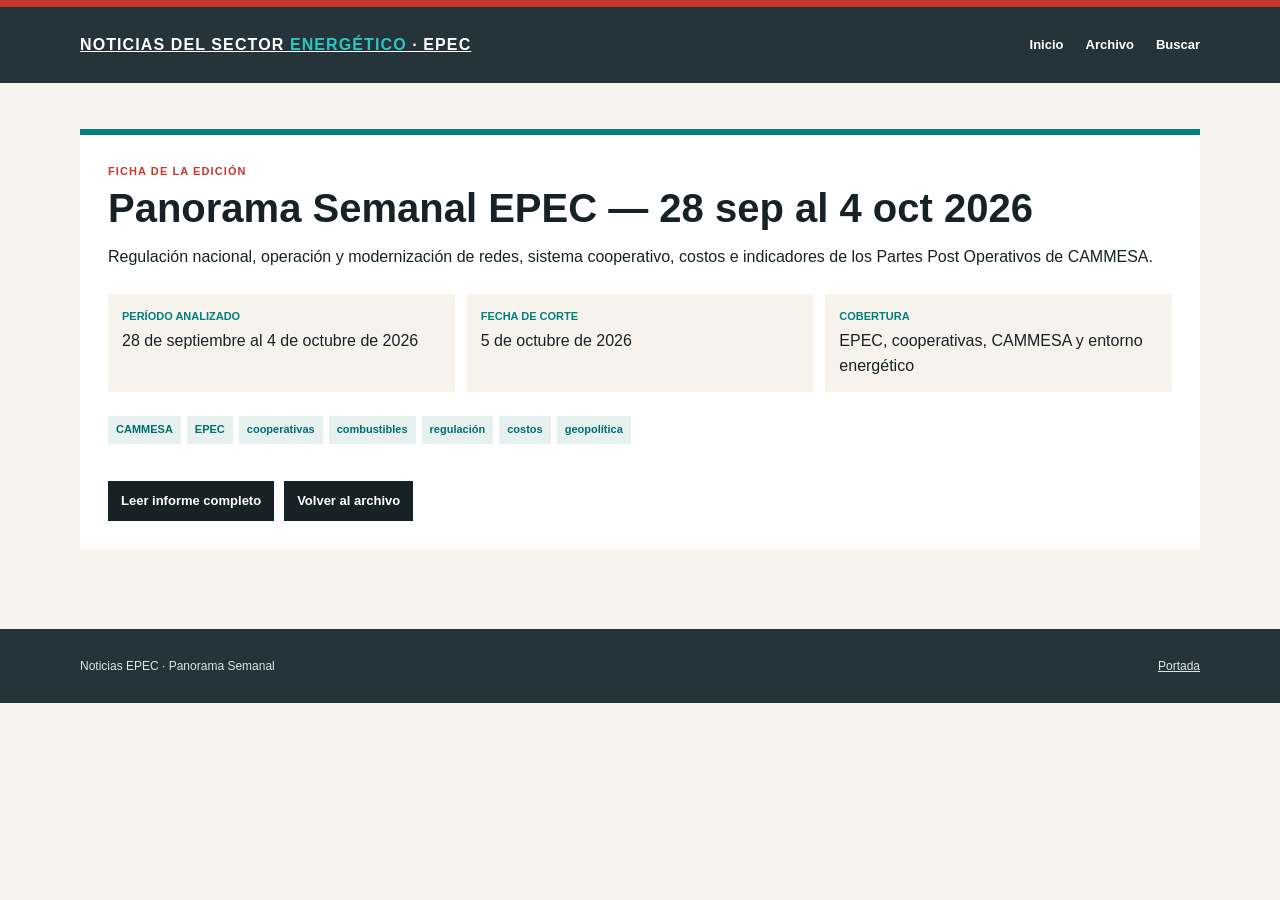
<file: ediciones/2026/10/2026-10-05/ficha.html>
<!doctype html><html lang="es"><head><meta charset="utf-8"><meta name="viewport" content="width=device-width,initial-scale=1"><title>Panorama Semanal EPEC — 28 sep al 4 oct 2026 | Noticias EPEC</title><link rel="stylesheet" href="../../../../assets/site.css"></head><body><header class="masthead"><div class="bar"><a class="brand" href="../../../../">Noticias del sector <span>energético</span> · EPEC</a><nav class="nav"><a href="../../../../">Inicio</a><a href="../../../../archivo/">Archivo</a><a href="#buscar">Buscar</a></nav></div></header><main class="wrap main"><article class="detail"><div class="eyebrow">Ficha de la edición</div><h1>Panorama Semanal EPEC — 28 sep al 4 oct 2026</h1><p>Regulación nacional, operación y modernización de redes, sistema cooperativo, costos e indicadores de los Partes Post Operativos de CAMMESA.</p><div class="facts"><div class="fact"><b>Período analizado</b>28 de septiembre al 4 de octubre de 2026</div><div class="fact"><b>Fecha de corte</b>5 de octubre de 2026</div><div class="fact"><b>Cobertura</b>EPEC, cooperativas, CAMMESA y entorno energético</div></div><div class="tags"><span class="tag">CAMMESA</span><span class="tag">EPEC</span><span class="tag">cooperativas</span><span class="tag">combustibles</span><span class="tag">regulación</span><span class="tag">costos</span><span class="tag">geopolítica</span></div><div class="actions"><a class="link" href="./">Leer informe completo</a><a class="link" href="../../../../archivo/">Volver al archivo</a></div></article></main><footer><div class="wrap"><span>Noticias EPEC · Panorama Semanal</span><a href="../../../../">Portada</a></div></footer></body></html>
</file>
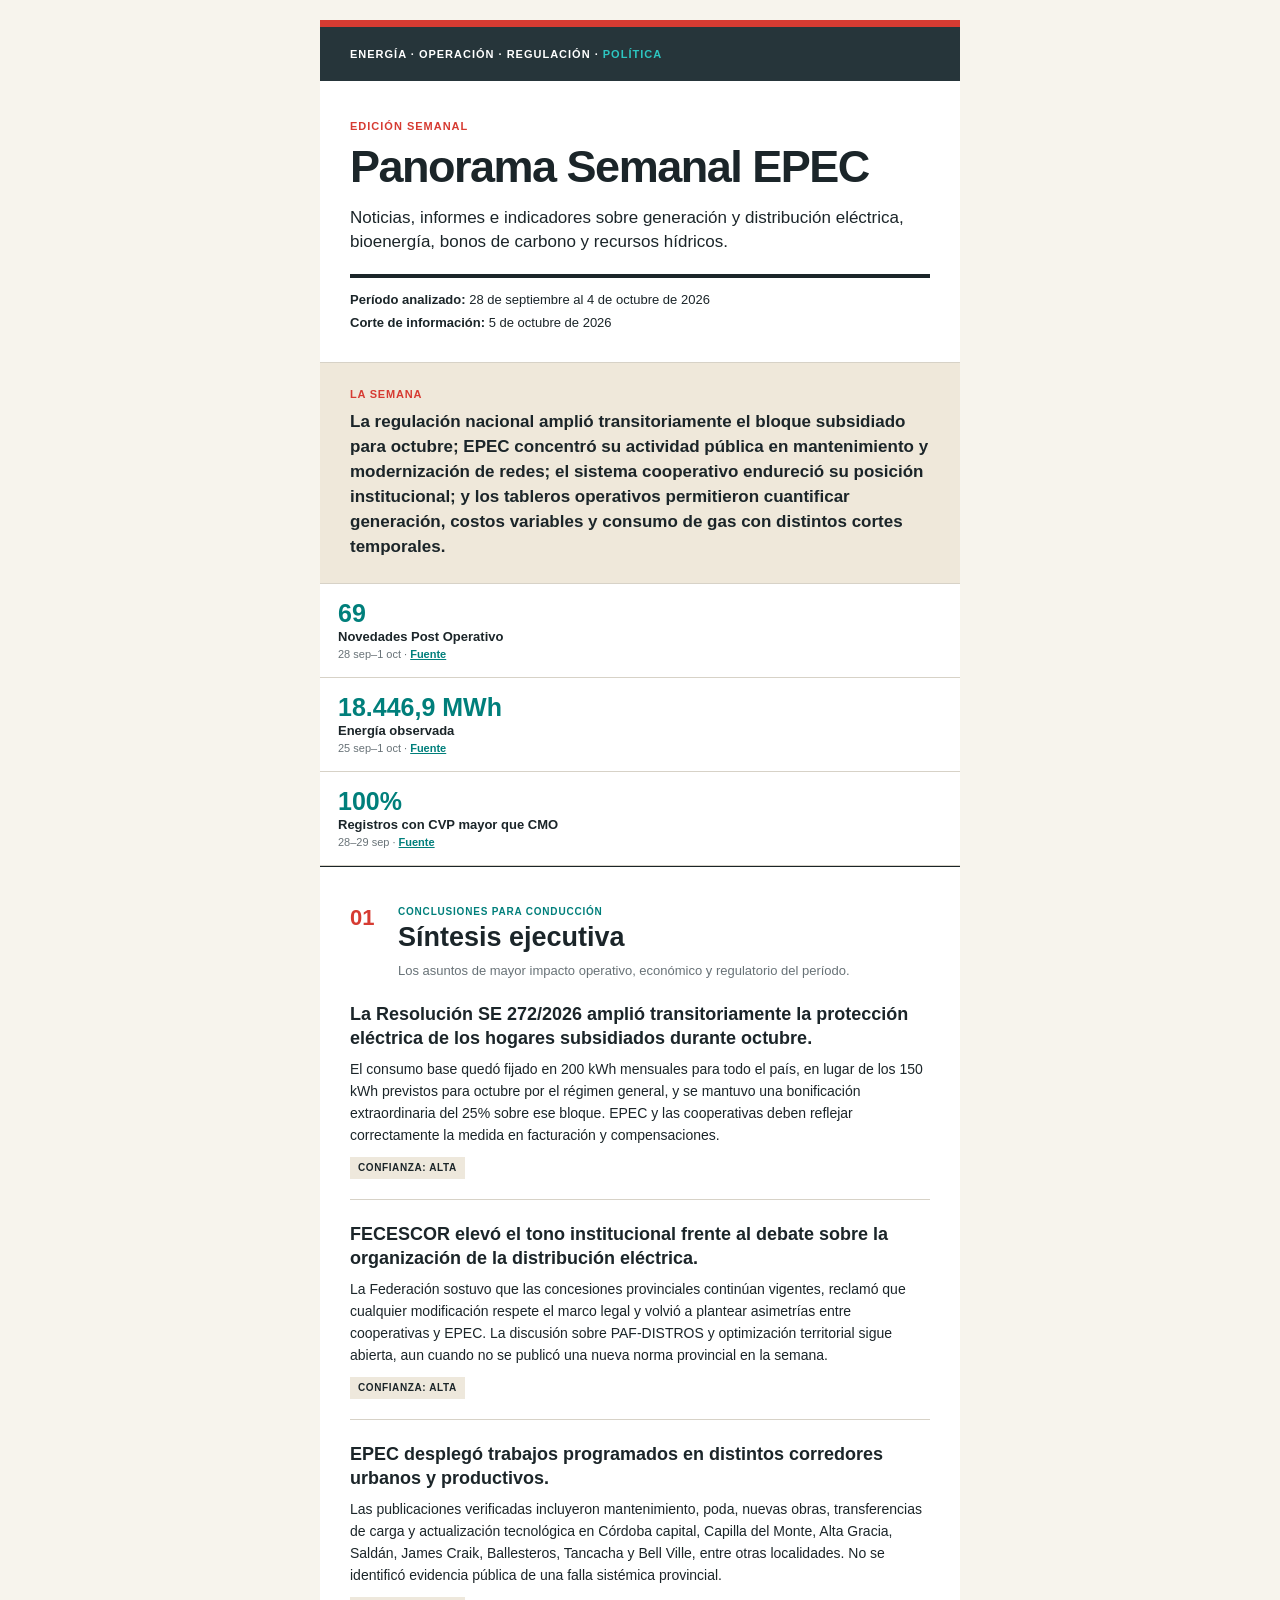
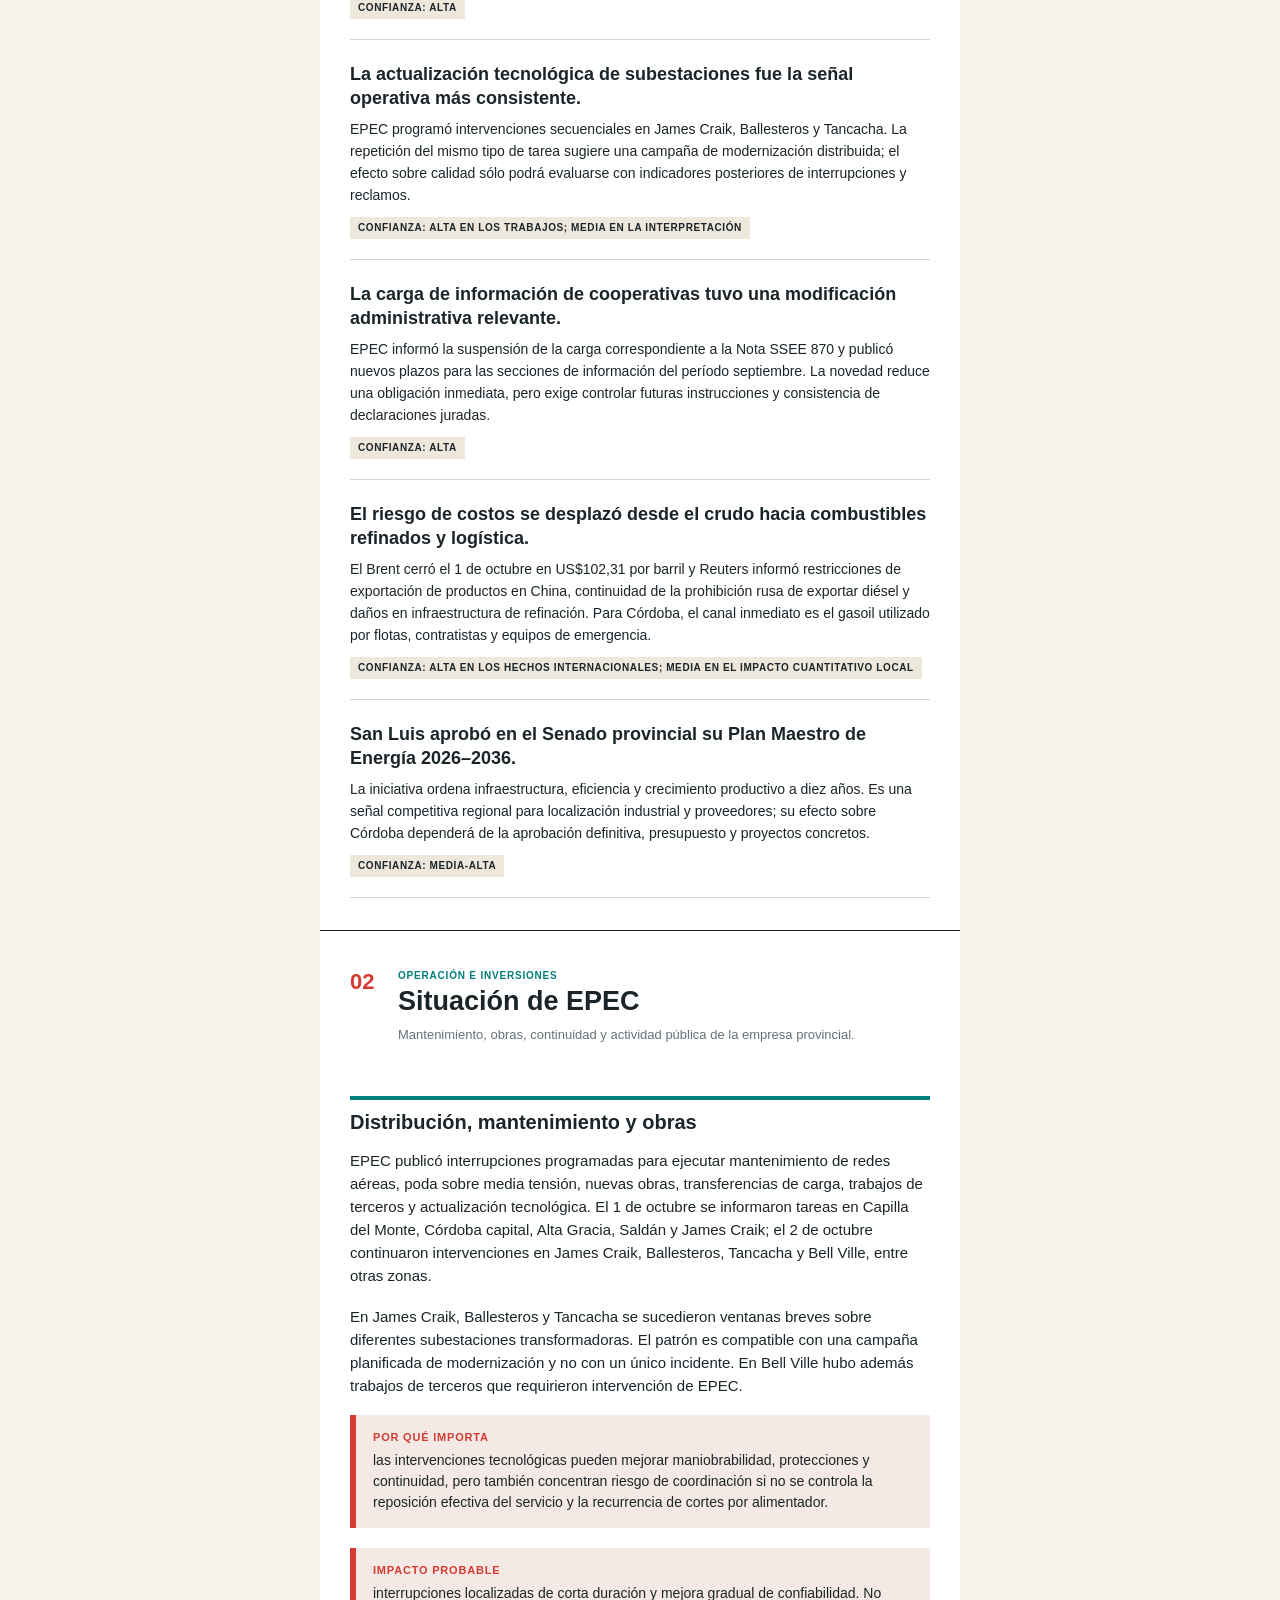
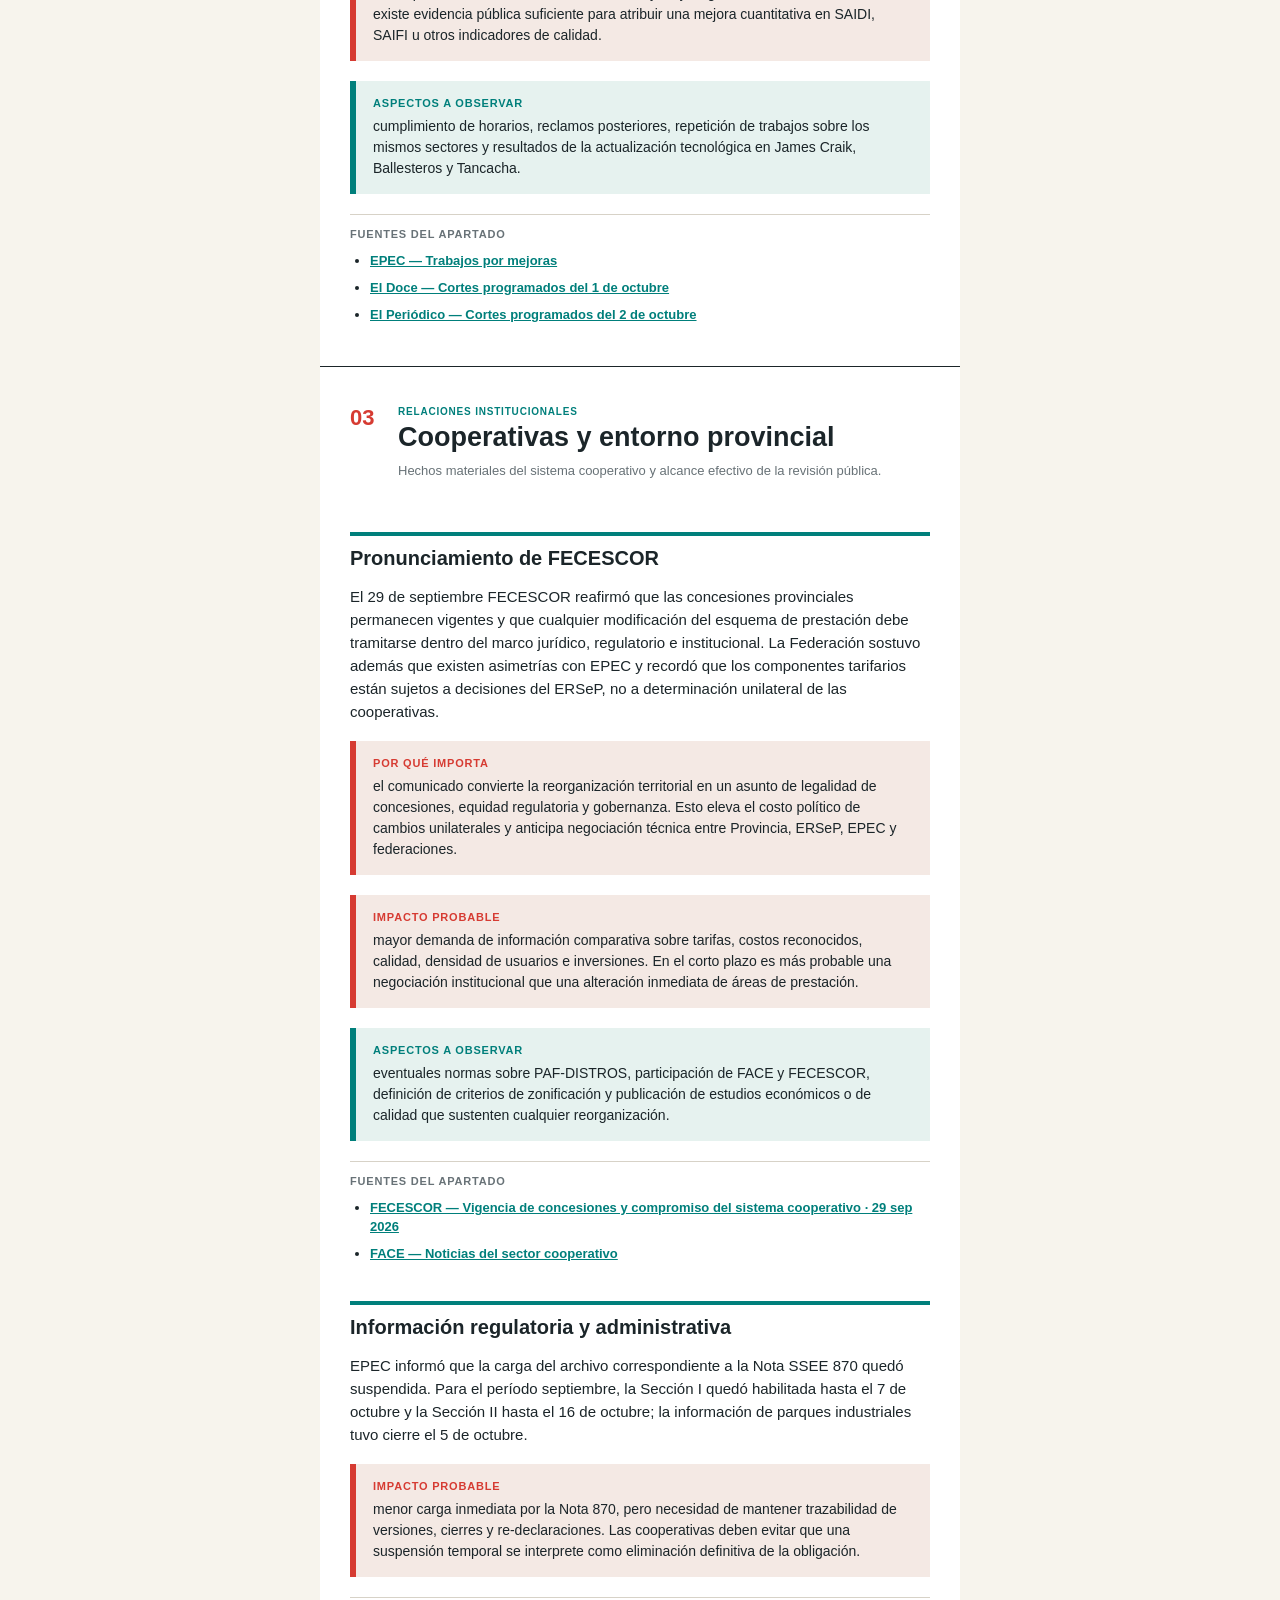
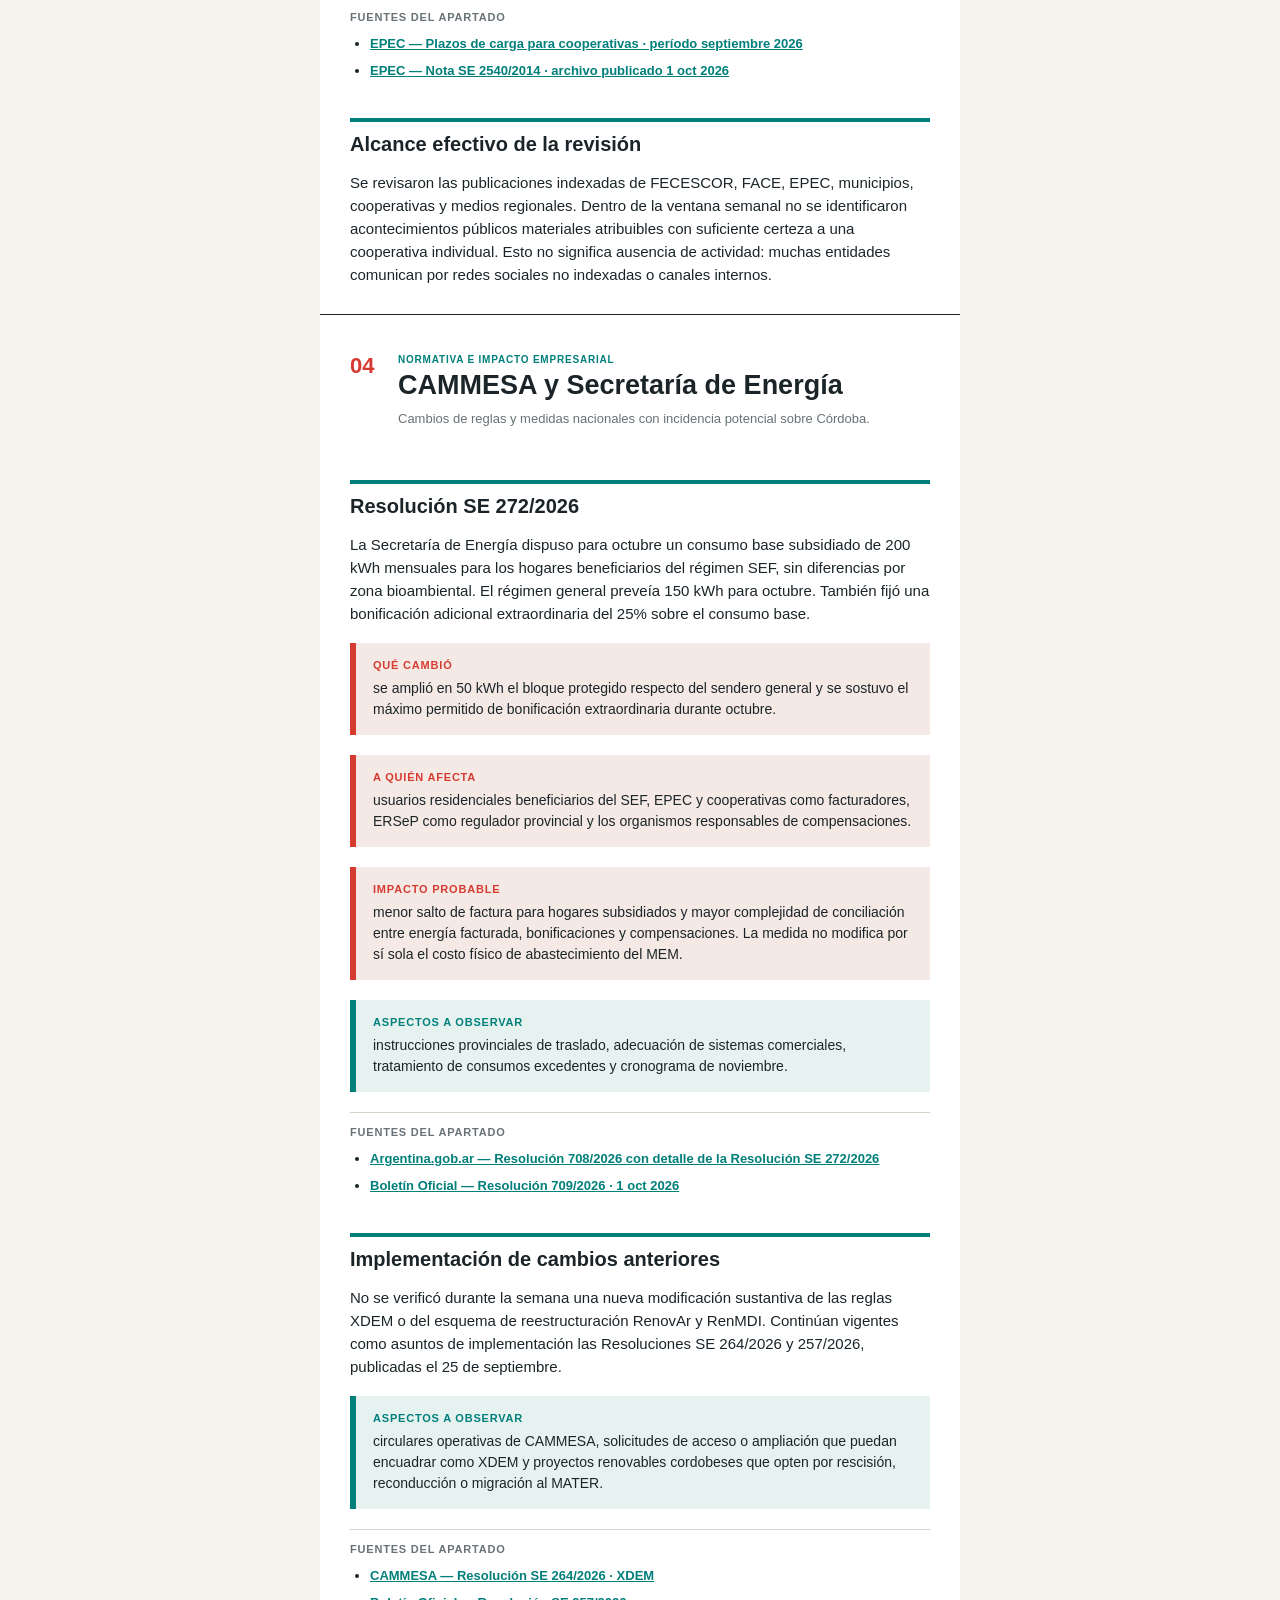
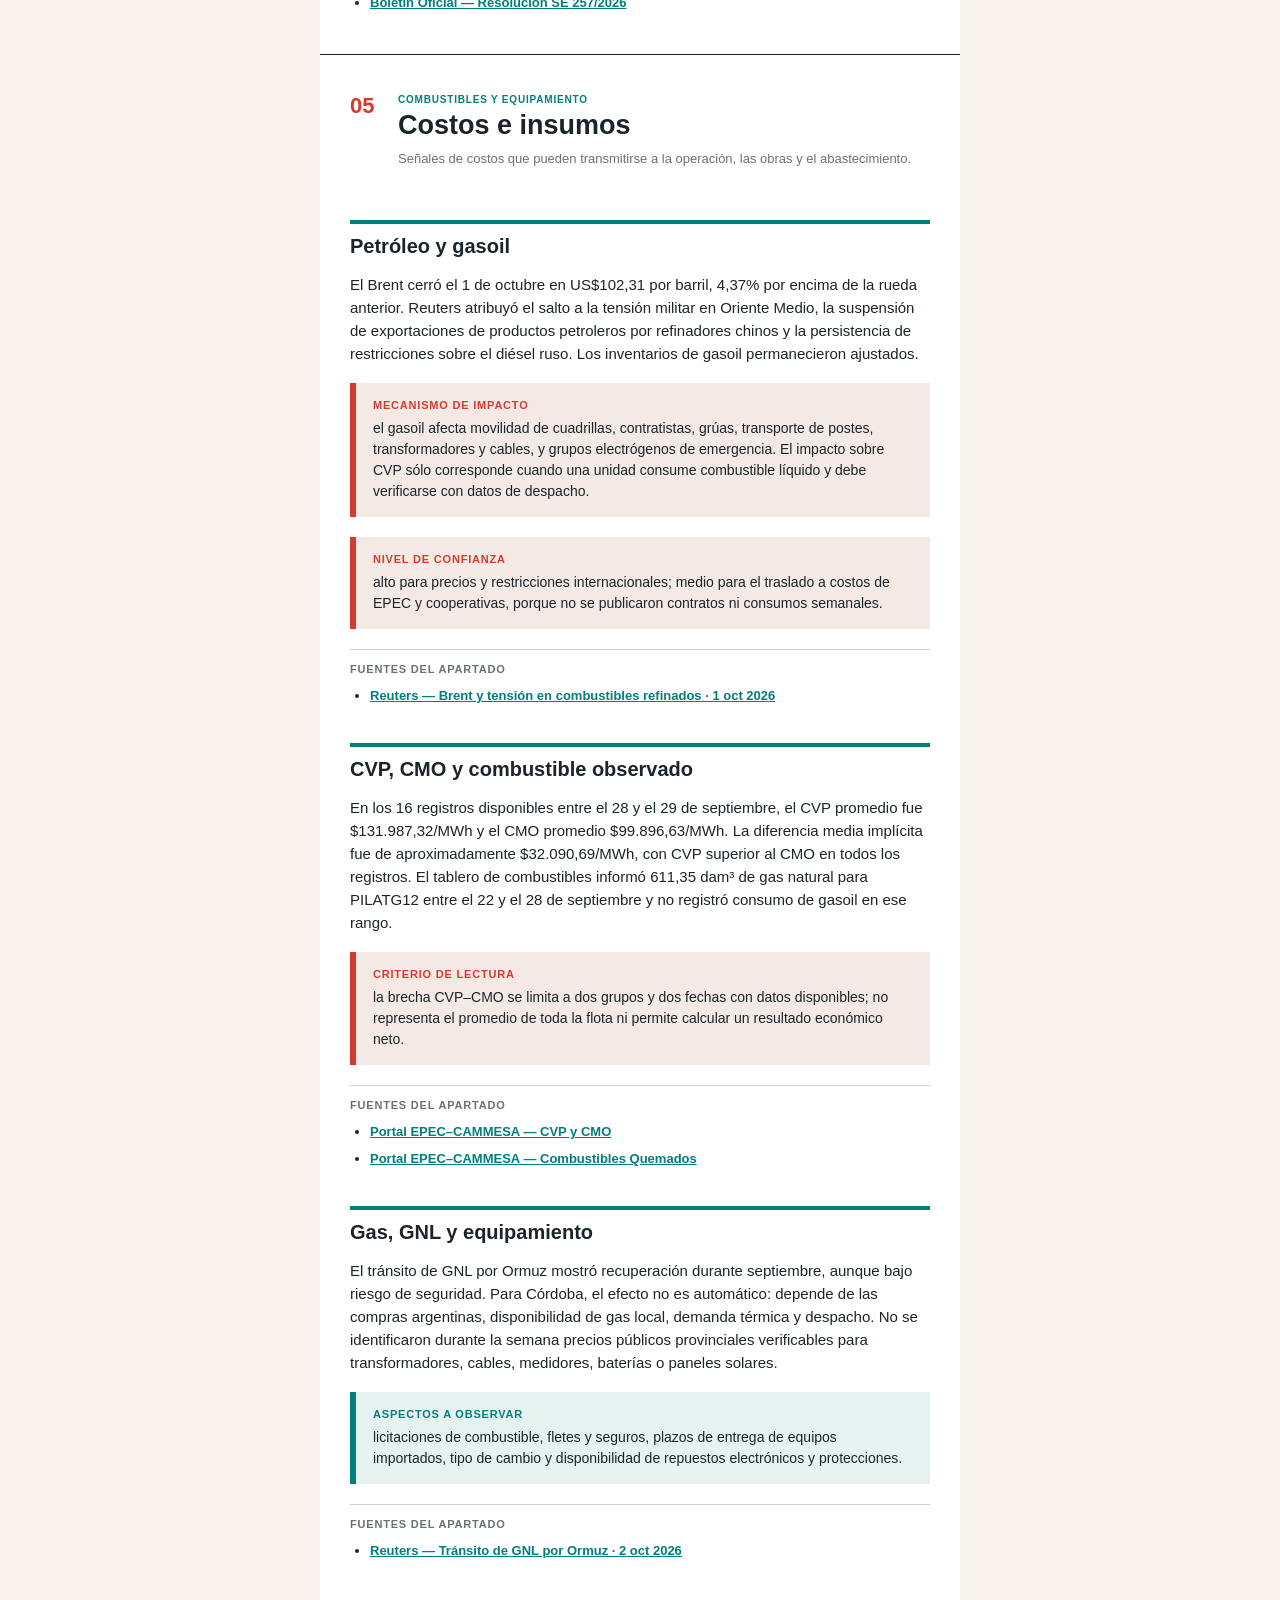
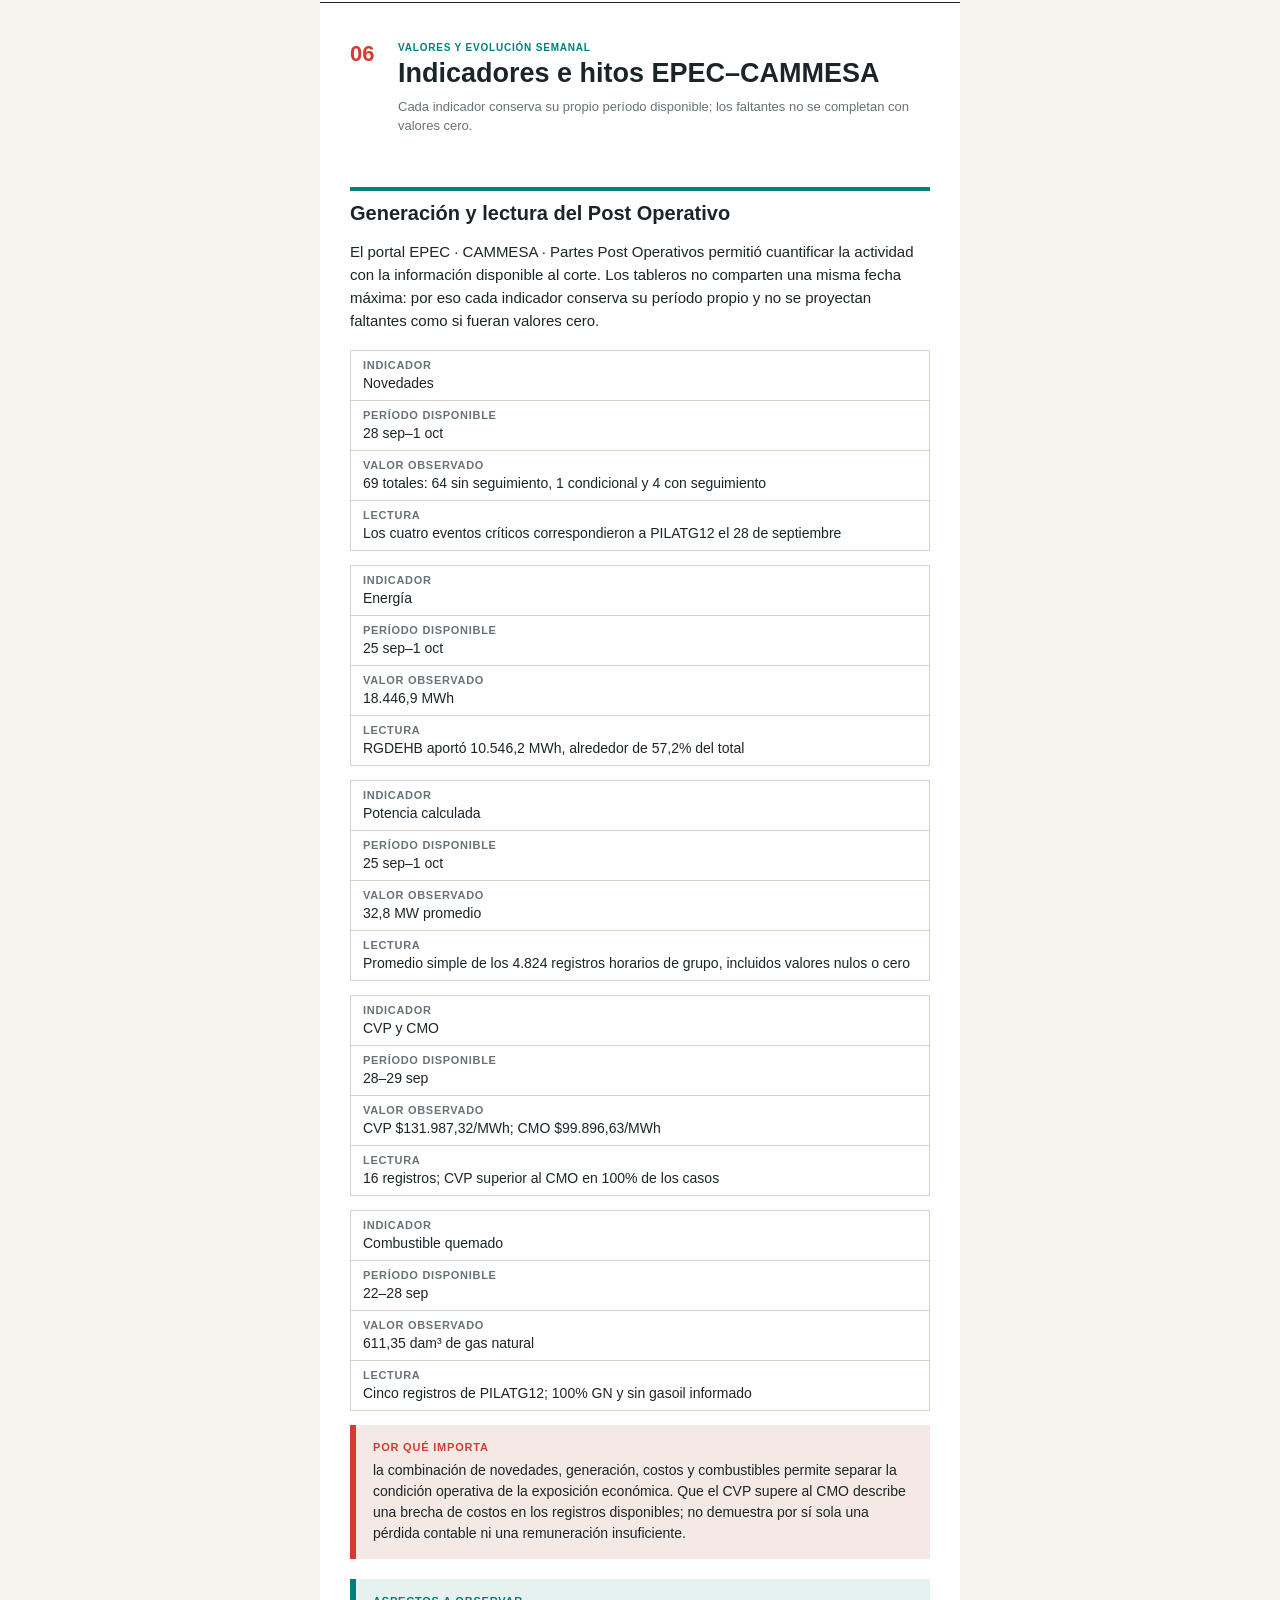
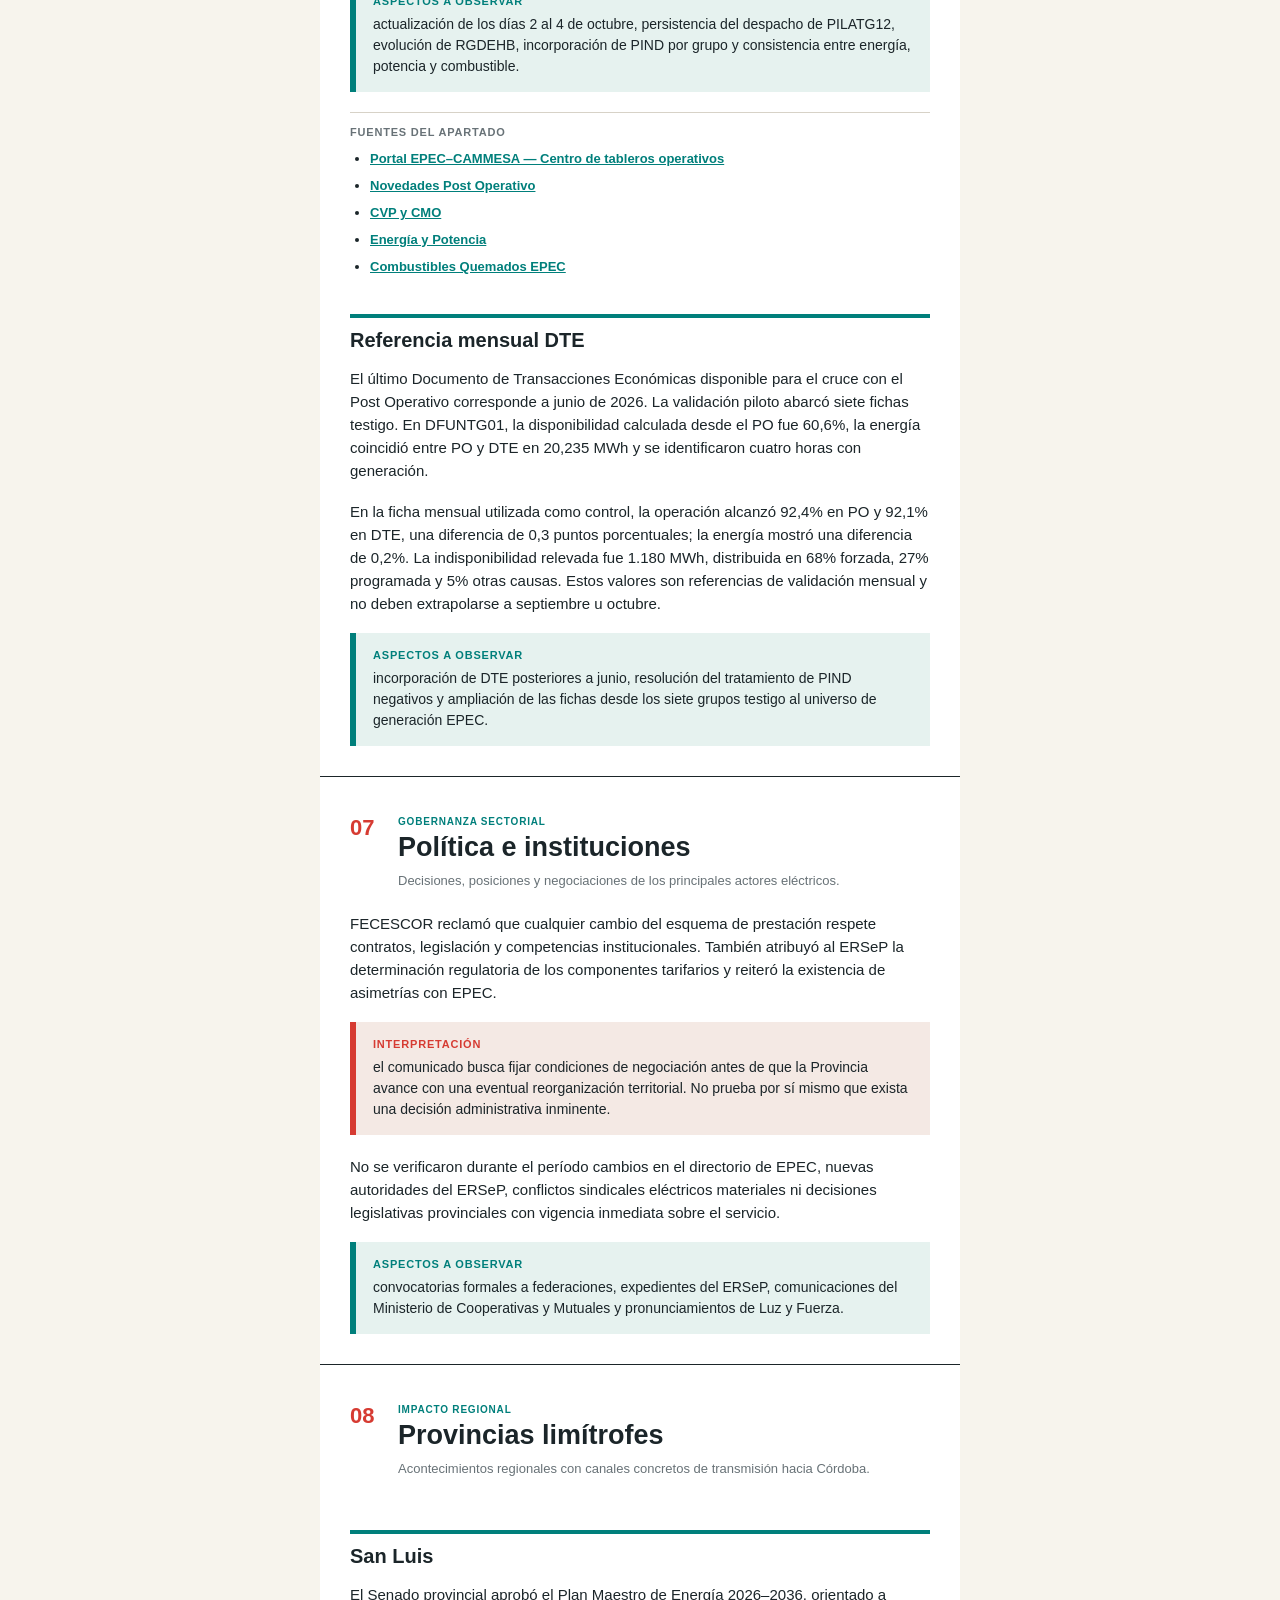
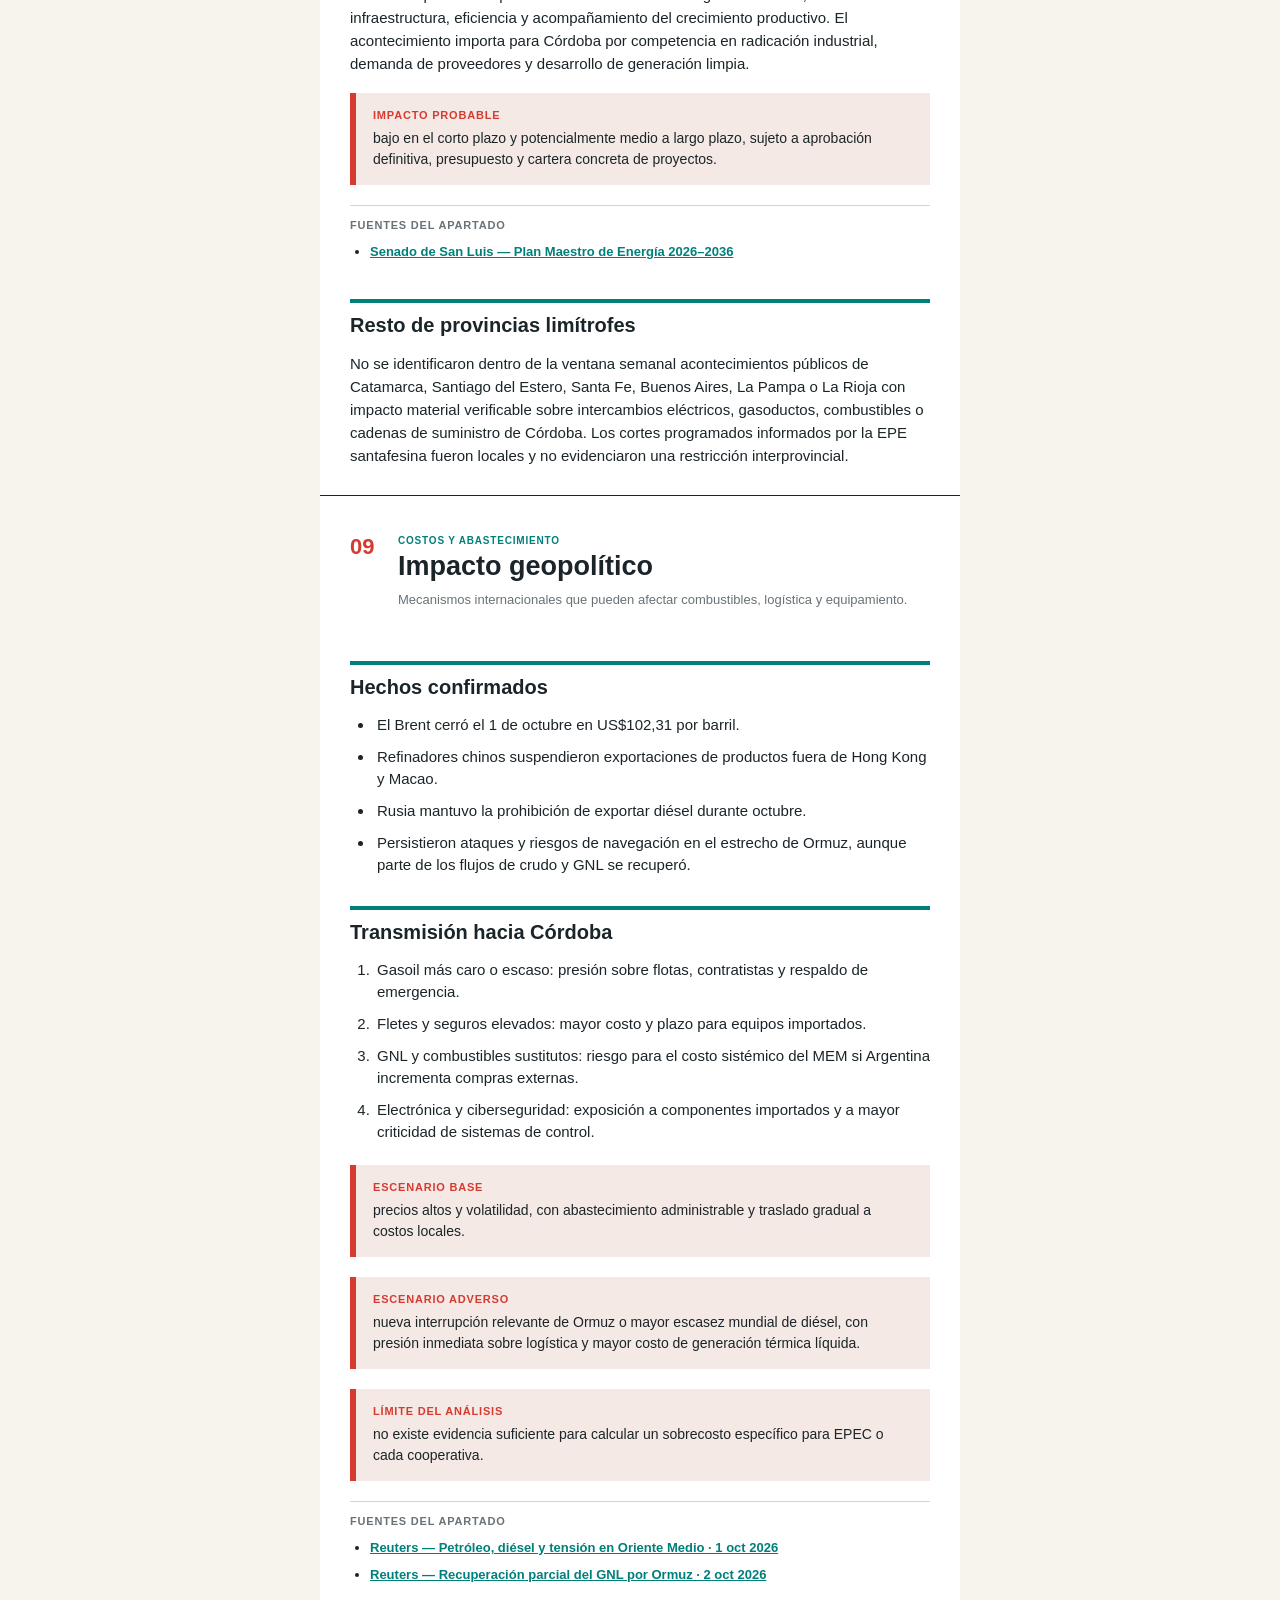
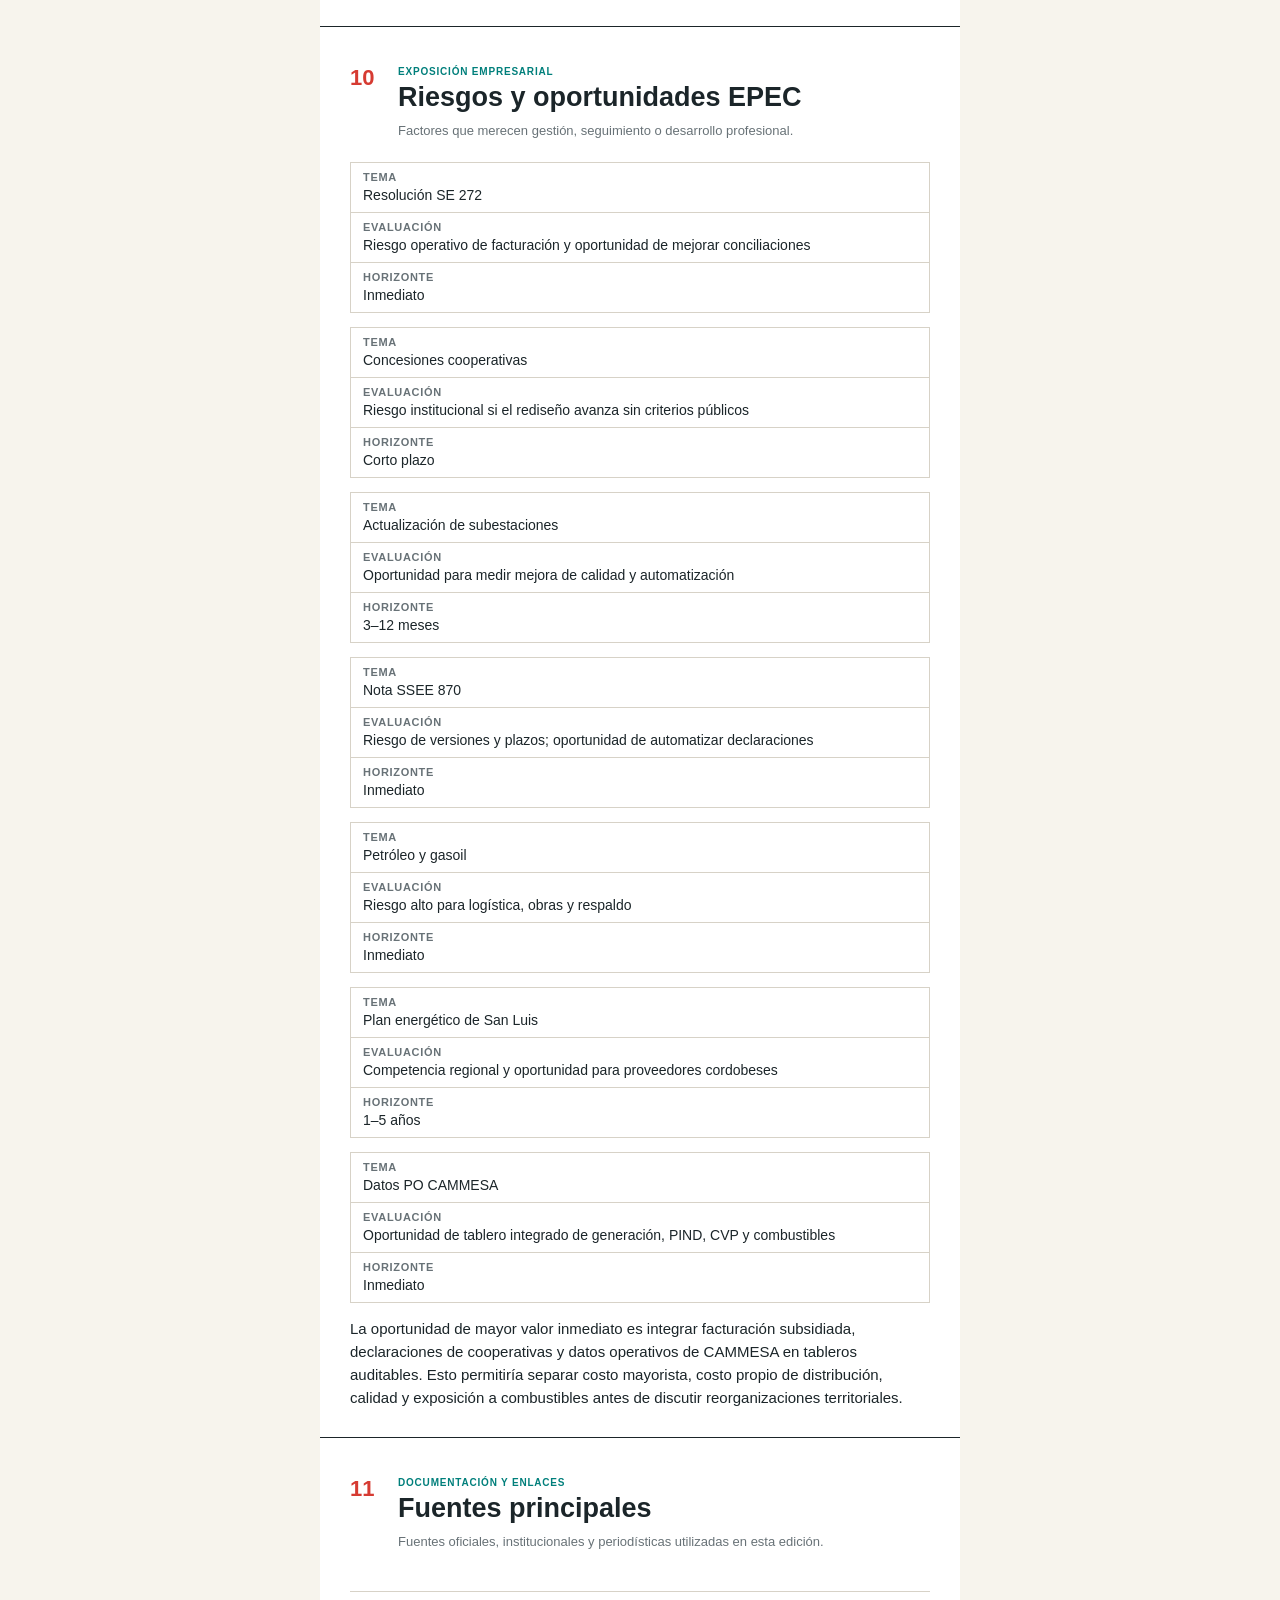
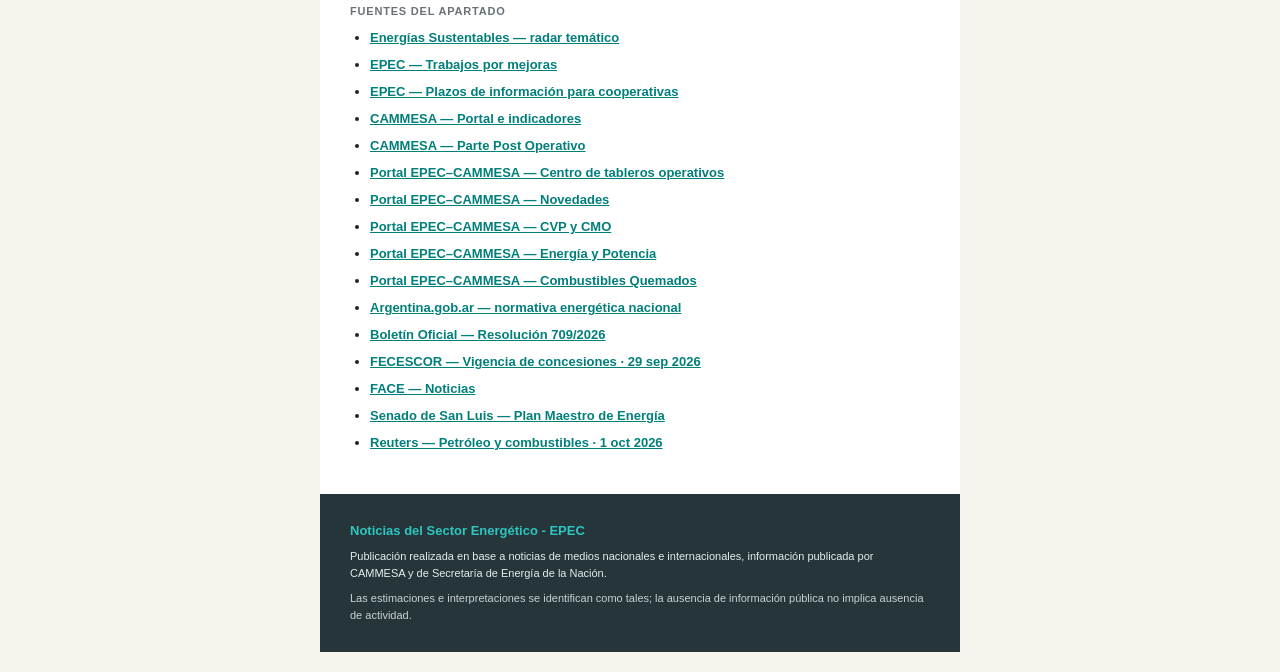
<file: ediciones/2026/10/2026-10-05/Panorama_Semanal_EPEC_2026-10-05_email.html>
<!doctype html><html lang="es"><head><meta charset="utf-8"><meta name="viewport" content="width=device-width,initial-scale=1"><meta name="x-apple-disable-message-reformatting"><title>Panorama Semanal EPEC | 28 SEP–4 OCT 2026</title><style>
 body{margin:0!important;padding:0!important;background:#f7f4ed;}
 table{border-spacing:0;} img{border:0;display:block;}
 @media only screen and (max-width:680px){.email-shell{width:100%!important}.pad{padding-left:20px!important;padding-right:20px!important}}
 </style></head><body style="margin:0;padding:0;background:#f7f4ed;"><div style="display:none;max-height:0;overflow:hidden;opacity:0;color:transparent;">Regulación, operación, cooperativas, costos e indicadores EPEC–CAMMESA de la semana.</div><table role="presentation" width="100%" cellspacing="0" cellpadding="0" border="0" style="width:100%;background:#f7f4ed;border-collapse:collapse;"><tr><td align="center" style="padding:20px 10px;"><table role="presentation" class="email-shell" width="640" cellspacing="0" cellpadding="0" border="0" style="width:640px;max-width:640px;background:#ffffff;border-collapse:collapse;"><tr><td class="pad" style="padding:19px 30px;background:#26353a;border-top:7px solid #d63b32;"><table role="presentation" width="100%" cellspacing="0" cellpadding="0" border="0" style="width:100%;border-collapse:collapse;"><tr><td style="font-family:Arial,sans-serif;font-size:11px;line-height:16px;color:#ffffff;font-weight:700;text-transform:uppercase;letter-spacing:1px;">Energía · Operación · Regulación · <span style="color:#2dc6c1;">Política</span></td></tr></table></td></tr><tr><td class="pad" style="padding:38px 30px 30px;background:#ffffff;"><div style="font-family:Arial,sans-serif;font-size:11px;line-height:15px;color:#d63b32;font-weight:700;text-transform:uppercase;letter-spacing:1px;">Edición semanal</div><h1 style="font-family:Arial,sans-serif;font-size:45px;line-height:47px;color:#1b2529;margin:9px 0 16px;letter-spacing:-1.5px;">Panorama Semanal EPEC</h1><p style="font-family:Arial,sans-serif;font-size:17px;line-height:24px;color:#1b2529;margin:0 0 20px;">Noticias, informes e indicadores sobre generación y distribución eléctrica, bioenergía, bonos de carbono y recursos hídricos.</p><table role="presentation" width="100%" cellspacing="0" cellpadding="0" border="0" style="width:100%;border-top:4px solid #1b2529;border-collapse:collapse;"><tr><td style="padding:12px 0 4px;font-family:Arial,sans-serif;font-size:13px;line-height:19px;color:#1b2529;"><strong>Período analizado:</strong> 28 de septiembre al 4 de octubre de 2026</td></tr><tr><td style="padding:0;font-family:Arial,sans-serif;font-size:13px;line-height:19px;color:#1b2529;"><strong>Corte de información:</strong> 5 de octubre de 2026</td></tr></table></td></tr><tr><td class="pad" style="padding:24px 30px;background:#efe8da;border-top:1px solid #d7d2c7;border-bottom:1px solid #d7d2c7;"><div style="font-family:Arial,sans-serif;font-size:11px;line-height:15px;color:#d63b32;font-weight:700;text-transform:uppercase;letter-spacing:.8px;margin-bottom:7px;">La semana</div><div style="font-family:Arial,sans-serif;font-size:17px;line-height:25px;color:#1b2529;font-weight:700;">La regulación nacional amplió transitoriamente el bloque subsidiado para octubre; EPEC concentró su actividad pública en mantenimiento y modernización de redes; el sistema cooperativo endureció su posición institucional; y los tableros operativos permitieron cuantificar generación, costos variables y consumo de gas con distintos cortes temporales.</div></td></tr><tr><td style="padding:0;background:#ffffff;"><table role="presentation" width="100%" cellspacing="0" cellpadding="0" border="0" style="width:100%;border-collapse:collapse;"><tr><td style="padding:15px 18px;border-bottom:1px solid #d7d2c7;"><div style="font-family:Arial,sans-serif;font-size:25px;line-height:29px;color:#007f7b;font-weight:700;">69</div><div style="font-family:Arial,sans-serif;font-size:13px;line-height:18px;color:#1b2529;font-weight:700;">Novedades Post Operativo</div><div style="font-family:Arial,sans-serif;font-size:11px;line-height:16px;color:#687277;">28 sep–1 oct · <a href="https://fgpino.github.io/po-cammesa-epec/tableros/Tablero_Novedades_PO_CAMMESA.html" style="color:#007f7b;text-decoration:underline;font-weight:700;">Fuente</a></div></td></tr><tr><td style="padding:15px 18px;border-bottom:1px solid #d7d2c7;"><div style="font-family:Arial,sans-serif;font-size:25px;line-height:29px;color:#007f7b;font-weight:700;">18.446,9 MWh</div><div style="font-family:Arial,sans-serif;font-size:13px;line-height:18px;color:#1b2529;font-weight:700;">Energía observada</div><div style="font-family:Arial,sans-serif;font-size:11px;line-height:16px;color:#687277;">25 sep–1 oct · <a href="https://fgpino.github.io/po-cammesa-epec/tableros/Tablero_Energia_Potencia_PO_CAMMESA.html" style="color:#007f7b;text-decoration:underline;font-weight:700;">Fuente</a></div></td></tr><tr><td style="padding:15px 18px;border-bottom:1px solid #d7d2c7;"><div style="font-family:Arial,sans-serif;font-size:25px;line-height:29px;color:#007f7b;font-weight:700;">100%</div><div style="font-family:Arial,sans-serif;font-size:13px;line-height:18px;color:#1b2529;font-weight:700;">Registros con CVP mayor que CMO</div><div style="font-family:Arial,sans-serif;font-size:11px;line-height:16px;color:#687277;">28–29 sep · <a href="https://fgpino.github.io/po-cammesa-epec/tableros/CVP_y_CMO.html" style="color:#007f7b;text-decoration:underline;font-weight:700;">Fuente</a></div></td></tr></table></td></tr><tr><td style="padding:38px 30px 10px;background:#ffffff;border-top:1px solid #1b2529;"><table role="presentation" width="100%" cellspacing="0" cellpadding="0" border="0" style="width:100%;border-collapse:collapse;"><tr><td width="48" valign="top" style="width:48px;font-family:Arial,sans-serif;font-size:22px;line-height:26px;color:#d63b32;font-weight:700;">01</td><td valign="top"><div style="font-family:Arial,sans-serif;font-size:10px;line-height:14px;letter-spacing:.8px;text-transform:uppercase;color:#007f7b;font-weight:700;">Conclusiones para conducción</div><h2 style="font-family:Arial,sans-serif;font-size:27px;line-height:31px;color:#1b2529;margin:3px 0 8px;">Síntesis ejecutiva</h2><p style="font-family:Arial,sans-serif;font-size:13px;line-height:19px;color:#687277;margin:0 0 22px;">Los asuntos de mayor impacto operativo, económico y regulatorio del período.</p></td></tr></table><table role="presentation" width="100%" cellspacing="0" cellpadding="0" border="0" style="width:100%;border-collapse:collapse;border-bottom:1px solid #d7d2c7;margin:0 0 22px;"><tr><td style="padding:0 0 20px;"><h3 style="font-family:Arial,sans-serif;font-size:18px;line-height:24px;color:#1b2529;margin:0 0 8px;">La Resolución SE 272/2026 amplió transitoriamente la protección eléctrica de los hogares subsidiados durante octubre.</h3><p style="font-family:Arial,sans-serif;font-size:14px;line-height:22px;color:#1b2529;margin:0 0 11px;">El consumo base quedó fijado en 200 kWh mensuales para todo el país, en lugar de los 150 kWh previstos para octubre por el régimen general, y se mantuvo una bonificación extraordinaria del 25% sobre ese bloque. EPEC y las cooperativas deben reflejar correctamente la medida en facturación y compensaciones.</p><div style="display:inline-block;background:#eee8dc;color:#1b2529;padding:4px 8px;font-family:Arial,sans-serif;font-size:10px;line-height:14px;text-transform:uppercase;letter-spacing:.6px;font-weight:700;">Confianza: alta</div></td></tr></table><table role="presentation" width="100%" cellspacing="0" cellpadding="0" border="0" style="width:100%;border-collapse:collapse;border-bottom:1px solid #d7d2c7;margin:0 0 22px;"><tr><td style="padding:0 0 20px;"><h3 style="font-family:Arial,sans-serif;font-size:18px;line-height:24px;color:#1b2529;margin:0 0 8px;">FECESCOR elevó el tono institucional frente al debate sobre la organización de la distribución eléctrica.</h3><p style="font-family:Arial,sans-serif;font-size:14px;line-height:22px;color:#1b2529;margin:0 0 11px;">La Federación sostuvo que las concesiones provinciales continúan vigentes, reclamó que cualquier modificación respete el marco legal y volvió a plantear asimetrías entre cooperativas y EPEC. La discusión sobre PAF-DISTROS y optimización territorial sigue abierta, aun cuando no se publicó una nueva norma provincial en la semana.</p><div style="display:inline-block;background:#eee8dc;color:#1b2529;padding:4px 8px;font-family:Arial,sans-serif;font-size:10px;line-height:14px;text-transform:uppercase;letter-spacing:.6px;font-weight:700;">Confianza: alta</div></td></tr></table><table role="presentation" width="100%" cellspacing="0" cellpadding="0" border="0" style="width:100%;border-collapse:collapse;border-bottom:1px solid #d7d2c7;margin:0 0 22px;"><tr><td style="padding:0 0 20px;"><h3 style="font-family:Arial,sans-serif;font-size:18px;line-height:24px;color:#1b2529;margin:0 0 8px;">EPEC desplegó trabajos programados en distintos corredores urbanos y productivos.</h3><p style="font-family:Arial,sans-serif;font-size:14px;line-height:22px;color:#1b2529;margin:0 0 11px;">Las publicaciones verificadas incluyeron mantenimiento, poda, nuevas obras, transferencias de carga y actualización tecnológica en Córdoba capital, Capilla del Monte, Alta Gracia, Saldán, James Craik, Ballesteros, Tancacha y Bell Ville, entre otras localidades. No se identificó evidencia pública de una falla sistémica provincial.</p><div style="display:inline-block;background:#eee8dc;color:#1b2529;padding:4px 8px;font-family:Arial,sans-serif;font-size:10px;line-height:14px;text-transform:uppercase;letter-spacing:.6px;font-weight:700;">Confianza: alta</div></td></tr></table><table role="presentation" width="100%" cellspacing="0" cellpadding="0" border="0" style="width:100%;border-collapse:collapse;border-bottom:1px solid #d7d2c7;margin:0 0 22px;"><tr><td style="padding:0 0 20px;"><h3 style="font-family:Arial,sans-serif;font-size:18px;line-height:24px;color:#1b2529;margin:0 0 8px;">La actualización tecnológica de subestaciones fue la señal operativa más consistente.</h3><p style="font-family:Arial,sans-serif;font-size:14px;line-height:22px;color:#1b2529;margin:0 0 11px;">EPEC programó intervenciones secuenciales en James Craik, Ballesteros y Tancacha. La repetición del mismo tipo de tarea sugiere una campaña de modernización distribuida; el efecto sobre calidad sólo podrá evaluarse con indicadores posteriores de interrupciones y reclamos.</p><div style="display:inline-block;background:#eee8dc;color:#1b2529;padding:4px 8px;font-family:Arial,sans-serif;font-size:10px;line-height:14px;text-transform:uppercase;letter-spacing:.6px;font-weight:700;">Confianza: alta en los trabajos; media en la interpretación</div></td></tr></table><table role="presentation" width="100%" cellspacing="0" cellpadding="0" border="0" style="width:100%;border-collapse:collapse;border-bottom:1px solid #d7d2c7;margin:0 0 22px;"><tr><td style="padding:0 0 20px;"><h3 style="font-family:Arial,sans-serif;font-size:18px;line-height:24px;color:#1b2529;margin:0 0 8px;">La carga de información de cooperativas tuvo una modificación administrativa relevante.</h3><p style="font-family:Arial,sans-serif;font-size:14px;line-height:22px;color:#1b2529;margin:0 0 11px;">EPEC informó la suspensión de la carga correspondiente a la Nota SSEE 870 y publicó nuevos plazos para las secciones de información del período septiembre. La novedad reduce una obligación inmediata, pero exige controlar futuras instrucciones y consistencia de declaraciones juradas.</p><div style="display:inline-block;background:#eee8dc;color:#1b2529;padding:4px 8px;font-family:Arial,sans-serif;font-size:10px;line-height:14px;text-transform:uppercase;letter-spacing:.6px;font-weight:700;">Confianza: alta</div></td></tr></table><table role="presentation" width="100%" cellspacing="0" cellpadding="0" border="0" style="width:100%;border-collapse:collapse;border-bottom:1px solid #d7d2c7;margin:0 0 22px;"><tr><td style="padding:0 0 20px;"><h3 style="font-family:Arial,sans-serif;font-size:18px;line-height:24px;color:#1b2529;margin:0 0 8px;">El riesgo de costos se desplazó desde el crudo hacia combustibles refinados y logística.</h3><p style="font-family:Arial,sans-serif;font-size:14px;line-height:22px;color:#1b2529;margin:0 0 11px;">El Brent cerró el 1 de octubre en US$102,31 por barril y Reuters informó restricciones de exportación de productos en China, continuidad de la prohibición rusa de exportar diésel y daños en infraestructura de refinación. Para Córdoba, el canal inmediato es el gasoil utilizado por flotas, contratistas y equipos de emergencia.</p><div style="display:inline-block;background:#eee8dc;color:#1b2529;padding:4px 8px;font-family:Arial,sans-serif;font-size:10px;line-height:14px;text-transform:uppercase;letter-spacing:.6px;font-weight:700;">Confianza: alta en los hechos internacionales; media en el impacto cuantitativo local</div></td></tr></table><table role="presentation" width="100%" cellspacing="0" cellpadding="0" border="0" style="width:100%;border-collapse:collapse;border-bottom:1px solid #d7d2c7;margin:0 0 22px;"><tr><td style="padding:0 0 20px;"><h3 style="font-family:Arial,sans-serif;font-size:18px;line-height:24px;color:#1b2529;margin:0 0 8px;">San Luis aprobó en el Senado provincial su Plan Maestro de Energía 2026–2036.</h3><p style="font-family:Arial,sans-serif;font-size:14px;line-height:22px;color:#1b2529;margin:0 0 11px;">La iniciativa ordena infraestructura, eficiencia y crecimiento productivo a diez años. Es una señal competitiva regional para localización industrial y proveedores; su efecto sobre Córdoba dependerá de la aprobación definitiva, presupuesto y proyectos concretos.</p><div style="display:inline-block;background:#eee8dc;color:#1b2529;padding:4px 8px;font-family:Arial,sans-serif;font-size:10px;line-height:14px;text-transform:uppercase;letter-spacing:.6px;font-weight:700;">Confianza: media-alta</div></td></tr></table></td></tr><tr><td style="padding:38px 30px 10px;background:#ffffff;border-top:1px solid #1b2529;"><table role="presentation" width="100%" cellspacing="0" cellpadding="0" border="0" style="width:100%;border-collapse:collapse;"><tr><td width="48" valign="top" style="width:48px;font-family:Arial,sans-serif;font-size:22px;line-height:26px;color:#d63b32;font-weight:700;">02</td><td valign="top"><div style="font-family:Arial,sans-serif;font-size:10px;line-height:14px;letter-spacing:.8px;text-transform:uppercase;color:#007f7b;font-weight:700;">Operación e inversiones</div><h2 style="font-family:Arial,sans-serif;font-size:27px;line-height:31px;color:#1b2529;margin:3px 0 8px;">Situación de EPEC</h2><p style="font-family:Arial,sans-serif;font-size:13px;line-height:19px;color:#687277;margin:0 0 22px;">Mantenimiento, obras, continuidad y actividad pública de la empresa provincial.</p></td></tr></table><h3 style="font-family:Arial,sans-serif;font-size:20px;line-height:25px;color:#1b2529;margin:30px 0 14px;padding:10px 0 0;border-top:4px solid #007f7b;">Distribución, mantenimiento y obras</h3><p style="font-family:Arial,sans-serif;font-size:15px;line-height:23px;color:#1b2529;margin:0 0 18px;">EPEC publicó interrupciones programadas para ejecutar mantenimiento de redes aéreas, poda sobre media tensión, nuevas obras, transferencias de carga, trabajos de terceros y actualización tecnológica. El 1 de octubre se informaron tareas en Capilla del Monte, Córdoba capital, Alta Gracia, Saldán y James Craik; el 2 de octubre continuaron intervenciones en James Craik, Ballesteros, Tancacha y Bell Ville, entre otras zonas.</p><p style="font-family:Arial,sans-serif;font-size:15px;line-height:23px;color:#1b2529;margin:0 0 18px;">En James Craik, Ballesteros y Tancacha se sucedieron ventanas breves sobre diferentes subestaciones transformadoras. El patrón es compatible con una campaña planificada de modernización y no con un único incidente. En Bell Ville hubo además trabajos de terceros que requirieron intervención de EPEC.</p><table role="presentation" width="100%" cellspacing="0" cellpadding="0" border="0" style="width:100%;border-collapse:collapse;margin:8px 0 20px;background:#f4e9e4;"><tr><td width="6" style="width:6px;background:#d63b32;font-size:0;">&nbsp;</td><td style="padding:15px 17px;"><div style="font-family:Arial,sans-serif;font-size:11px;line-height:15px;text-transform:uppercase;letter-spacing:.8px;color:#d63b32;font-weight:700;">Por qué importa</div><div style="font-family:Arial,sans-serif;font-size:14px;line-height:21px;color:#1b2529;margin-top:5px;">las intervenciones tecnológicas pueden mejorar maniobrabilidad, protecciones y continuidad, pero también concentran riesgo de coordinación si no se controla la reposición efectiva del servicio y la recurrencia de cortes por alimentador.</div></td></tr></table><table role="presentation" width="100%" cellspacing="0" cellpadding="0" border="0" style="width:100%;border-collapse:collapse;margin:8px 0 20px;background:#f4e9e4;"><tr><td width="6" style="width:6px;background:#d63b32;font-size:0;">&nbsp;</td><td style="padding:15px 17px;"><div style="font-family:Arial,sans-serif;font-size:11px;line-height:15px;text-transform:uppercase;letter-spacing:.8px;color:#d63b32;font-weight:700;">Impacto probable</div><div style="font-family:Arial,sans-serif;font-size:14px;line-height:21px;color:#1b2529;margin-top:5px;">interrupciones localizadas de corta duración y mejora gradual de confiabilidad. No existe evidencia pública suficiente para atribuir una mejora cuantitativa en SAIDI, SAIFI u otros indicadores de calidad.</div></td></tr></table><table role="presentation" width="100%" cellspacing="0" cellpadding="0" border="0" style="width:100%;border-collapse:collapse;margin:8px 0 20px;background:#e6f2ef;"><tr><td width="6" style="width:6px;background:#007f7b;font-size:0;">&nbsp;</td><td style="padding:15px 17px;"><div style="font-family:Arial,sans-serif;font-size:11px;line-height:15px;text-transform:uppercase;letter-spacing:.8px;color:#007f7b;font-weight:700;">Aspectos a observar</div><div style="font-family:Arial,sans-serif;font-size:14px;line-height:21px;color:#1b2529;margin-top:5px;">cumplimiento de horarios, reclamos posteriores, repetición de trabajos sobre los mismos sectores y resultados de la actualización tecnológica en James Craik, Ballesteros y Tancacha.</div></td></tr></table><table role="presentation" width="100%" cellspacing="0" cellpadding="0" border="0" style="width:100%;border-collapse:collapse;margin:18px 0 24px;border-top:1px solid #d7d2c7;"><tr><td style="padding:12px 0 0;"><div style="font-family:Arial,sans-serif;font-size:11px;line-height:15px;text-transform:uppercase;letter-spacing:.8px;color:#687277;font-weight:700;">Fuentes del apartado</div><ul style="font-family:Arial,sans-serif;font-size:13px;line-height:19px;margin:9px 0 0;padding-left:20px;color:#1b2529;"><li style="margin:0 0 8px;"><a href="https://www.epec.com.ar/actualidad/trabajos-mejoras" style="color:#007f7b;text-decoration:underline;font-weight:700;">EPEC — Trabajos por mejoras</a></li><li style="margin:0 0 8px;"><a href="https://eldoce.tv/actualidad/2026/09/30/multiples-cortes-de-luz-de-epec-para-este-jueves-en-cordoba-barrios-y-localidades-afectadas/" style="color:#007f7b;text-decoration:underline;font-weight:700;">El Doce — Cortes programados del 1 de octubre</a></li><li style="margin:0 0 8px;"><a href="https://el-periodico.com.ar/region/cortes-de-luz-de-epec-programados-para-el-viernes-2-de-octubre_a6abebbcfcf6f91489713ce6e?output=amp" style="color:#007f7b;text-decoration:underline;font-weight:700;">El Periódico — Cortes programados del 2 de octubre</a></li></ul></td></tr></table></td></tr><tr><td style="padding:38px 30px 10px;background:#ffffff;border-top:1px solid #1b2529;"><table role="presentation" width="100%" cellspacing="0" cellpadding="0" border="0" style="width:100%;border-collapse:collapse;"><tr><td width="48" valign="top" style="width:48px;font-family:Arial,sans-serif;font-size:22px;line-height:26px;color:#d63b32;font-weight:700;">03</td><td valign="top"><div style="font-family:Arial,sans-serif;font-size:10px;line-height:14px;letter-spacing:.8px;text-transform:uppercase;color:#007f7b;font-weight:700;">Relaciones institucionales</div><h2 style="font-family:Arial,sans-serif;font-size:27px;line-height:31px;color:#1b2529;margin:3px 0 8px;">Cooperativas y entorno provincial</h2><p style="font-family:Arial,sans-serif;font-size:13px;line-height:19px;color:#687277;margin:0 0 22px;">Hechos materiales del sistema cooperativo y alcance efectivo de la revisión pública.</p></td></tr></table><h3 style="font-family:Arial,sans-serif;font-size:20px;line-height:25px;color:#1b2529;margin:30px 0 14px;padding:10px 0 0;border-top:4px solid #007f7b;">Pronunciamiento de FECESCOR</h3><p style="font-family:Arial,sans-serif;font-size:15px;line-height:23px;color:#1b2529;margin:0 0 18px;">El 29 de septiembre FECESCOR reafirmó que las concesiones provinciales permanecen vigentes y que cualquier modificación del esquema de prestación debe tramitarse dentro del marco jurídico, regulatorio e institucional. La Federación sostuvo además que existen asimetrías con EPEC y recordó que los componentes tarifarios están sujetos a decisiones del ERSeP, no a determinación unilateral de las cooperativas.</p><table role="presentation" width="100%" cellspacing="0" cellpadding="0" border="0" style="width:100%;border-collapse:collapse;margin:8px 0 20px;background:#f4e9e4;"><tr><td width="6" style="width:6px;background:#d63b32;font-size:0;">&nbsp;</td><td style="padding:15px 17px;"><div style="font-family:Arial,sans-serif;font-size:11px;line-height:15px;text-transform:uppercase;letter-spacing:.8px;color:#d63b32;font-weight:700;">Por qué importa</div><div style="font-family:Arial,sans-serif;font-size:14px;line-height:21px;color:#1b2529;margin-top:5px;">el comunicado convierte la reorganización territorial en un asunto de legalidad de concesiones, equidad regulatoria y gobernanza. Esto eleva el costo político de cambios unilaterales y anticipa negociación técnica entre Provincia, ERSeP, EPEC y federaciones.</div></td></tr></table><table role="presentation" width="100%" cellspacing="0" cellpadding="0" border="0" style="width:100%;border-collapse:collapse;margin:8px 0 20px;background:#f4e9e4;"><tr><td width="6" style="width:6px;background:#d63b32;font-size:0;">&nbsp;</td><td style="padding:15px 17px;"><div style="font-family:Arial,sans-serif;font-size:11px;line-height:15px;text-transform:uppercase;letter-spacing:.8px;color:#d63b32;font-weight:700;">Impacto probable</div><div style="font-family:Arial,sans-serif;font-size:14px;line-height:21px;color:#1b2529;margin-top:5px;">mayor demanda de información comparativa sobre tarifas, costos reconocidos, calidad, densidad de usuarios e inversiones. En el corto plazo es más probable una negociación institucional que una alteración inmediata de áreas de prestación.</div></td></tr></table><table role="presentation" width="100%" cellspacing="0" cellpadding="0" border="0" style="width:100%;border-collapse:collapse;margin:8px 0 20px;background:#e6f2ef;"><tr><td width="6" style="width:6px;background:#007f7b;font-size:0;">&nbsp;</td><td style="padding:15px 17px;"><div style="font-family:Arial,sans-serif;font-size:11px;line-height:15px;text-transform:uppercase;letter-spacing:.8px;color:#007f7b;font-weight:700;">Aspectos a observar</div><div style="font-family:Arial,sans-serif;font-size:14px;line-height:21px;color:#1b2529;margin-top:5px;">eventuales normas sobre PAF-DISTROS, participación de FACE y FECESCOR, definición de criterios de zonificación y publicación de estudios económicos o de calidad que sustenten cualquier reorganización.</div></td></tr></table><table role="presentation" width="100%" cellspacing="0" cellpadding="0" border="0" style="width:100%;border-collapse:collapse;margin:18px 0 24px;border-top:1px solid #d7d2c7;"><tr><td style="padding:12px 0 0;"><div style="font-family:Arial,sans-serif;font-size:11px;line-height:15px;text-transform:uppercase;letter-spacing:.8px;color:#687277;font-weight:700;">Fuentes del apartado</div><ul style="font-family:Arial,sans-serif;font-size:13px;line-height:19px;margin:9px 0 0;padding-left:20px;color:#1b2529;"><li style="margin:0 0 8px;"><a href="https://fecescor.com.ar/noticia/fecescor-reafirma-la-vigencia-de-las-concesiones-y-el-compromiso-del-sistema-cooperativo/" style="color:#007f7b;text-decoration:underline;font-weight:700;">FECESCOR — Vigencia de concesiones y compromiso del sistema cooperativo · 29 sep 2026</a></li><li style="margin:0 0 8px;"><a href="https://cooperativas.face.coop/noticias.php" style="color:#007f7b;text-decoration:underline;font-weight:700;">FACE — Noticias del sector cooperativo</a></li></ul></td></tr></table><h3 style="font-family:Arial,sans-serif;font-size:20px;line-height:25px;color:#1b2529;margin:30px 0 14px;padding:10px 0 0;border-top:4px solid #007f7b;">Información regulatoria y administrativa</h3><p style="font-family:Arial,sans-serif;font-size:15px;line-height:23px;color:#1b2529;margin:0 0 18px;">EPEC informó que la carga del archivo correspondiente a la Nota SSEE 870 quedó suspendida. Para el período septiembre, la Sección I quedó habilitada hasta el 7 de octubre y la Sección II hasta el 16 de octubre; la información de parques industriales tuvo cierre el 5 de octubre.</p><table role="presentation" width="100%" cellspacing="0" cellpadding="0" border="0" style="width:100%;border-collapse:collapse;margin:8px 0 20px;background:#f4e9e4;"><tr><td width="6" style="width:6px;background:#d63b32;font-size:0;">&nbsp;</td><td style="padding:15px 17px;"><div style="font-family:Arial,sans-serif;font-size:11px;line-height:15px;text-transform:uppercase;letter-spacing:.8px;color:#d63b32;font-weight:700;">Impacto probable</div><div style="font-family:Arial,sans-serif;font-size:14px;line-height:21px;color:#1b2529;margin-top:5px;">menor carga inmediata por la Nota 870, pero necesidad de mantener trazabilidad de versiones, cierres y re-declaraciones. Las cooperativas deben evitar que una suspensión temporal se interprete como eliminación definitiva de la obligación.</div></td></tr></table><table role="presentation" width="100%" cellspacing="0" cellpadding="0" border="0" style="width:100%;border-collapse:collapse;margin:18px 0 24px;border-top:1px solid #d7d2c7;"><tr><td style="padding:12px 0 0;"><div style="font-family:Arial,sans-serif;font-size:11px;line-height:15px;text-transform:uppercase;letter-spacing:.8px;color:#687277;font-weight:700;">Fuentes del apartado</div><ul style="font-family:Arial,sans-serif;font-size:13px;line-height:19px;margin:9px 0 0;padding-left:20px;color:#1b2529;"><li style="margin:0 0 8px;"><a href="https://www.epec.com.ar/web/xxww_info_pkg.informar_plazos" style="color:#007f7b;text-decoration:underline;font-weight:700;">EPEC — Plazos de carga para cooperativas · período septiembre 2026</a></li><li style="margin:0 0 8px;"><a href="https://web.epec.com.ar/web/xxww_coopconsumos_pkg_30.nota_2540?cnt_numero=1&amp;srv_codigo=127357" style="color:#007f7b;text-decoration:underline;font-weight:700;">EPEC — Nota SE 2540/2014 · archivo publicado 1 oct 2026</a></li></ul></td></tr></table><h3 style="font-family:Arial,sans-serif;font-size:20px;line-height:25px;color:#1b2529;margin:30px 0 14px;padding:10px 0 0;border-top:4px solid #007f7b;">Alcance efectivo de la revisión</h3><p style="font-family:Arial,sans-serif;font-size:15px;line-height:23px;color:#1b2529;margin:0 0 18px;">Se revisaron las publicaciones indexadas de FECESCOR, FACE, EPEC, municipios, cooperativas y medios regionales. Dentro de la ventana semanal no se identificaron acontecimientos públicos materiales atribuibles con suficiente certeza a una cooperativa individual. Esto no significa ausencia de actividad: muchas entidades comunican por redes sociales no indexadas o canales internos.</p></td></tr><tr><td style="padding:38px 30px 10px;background:#ffffff;border-top:1px solid #1b2529;"><table role="presentation" width="100%" cellspacing="0" cellpadding="0" border="0" style="width:100%;border-collapse:collapse;"><tr><td width="48" valign="top" style="width:48px;font-family:Arial,sans-serif;font-size:22px;line-height:26px;color:#d63b32;font-weight:700;">04</td><td valign="top"><div style="font-family:Arial,sans-serif;font-size:10px;line-height:14px;letter-spacing:.8px;text-transform:uppercase;color:#007f7b;font-weight:700;">Normativa e impacto empresarial</div><h2 style="font-family:Arial,sans-serif;font-size:27px;line-height:31px;color:#1b2529;margin:3px 0 8px;">CAMMESA y Secretaría de Energía</h2><p style="font-family:Arial,sans-serif;font-size:13px;line-height:19px;color:#687277;margin:0 0 22px;">Cambios de reglas y medidas nacionales con incidencia potencial sobre Córdoba.</p></td></tr></table><h3 style="font-family:Arial,sans-serif;font-size:20px;line-height:25px;color:#1b2529;margin:30px 0 14px;padding:10px 0 0;border-top:4px solid #007f7b;">Resolución SE 272/2026</h3><p style="font-family:Arial,sans-serif;font-size:15px;line-height:23px;color:#1b2529;margin:0 0 18px;">La Secretaría de Energía dispuso para octubre un consumo base subsidiado de 200 kWh mensuales para los hogares beneficiarios del régimen SEF, sin diferencias por zona bioambiental. El régimen general preveía 150 kWh para octubre. También fijó una bonificación adicional extraordinaria del 25% sobre el consumo base.</p><table role="presentation" width="100%" cellspacing="0" cellpadding="0" border="0" style="width:100%;border-collapse:collapse;margin:8px 0 20px;background:#f4e9e4;"><tr><td width="6" style="width:6px;background:#d63b32;font-size:0;">&nbsp;</td><td style="padding:15px 17px;"><div style="font-family:Arial,sans-serif;font-size:11px;line-height:15px;text-transform:uppercase;letter-spacing:.8px;color:#d63b32;font-weight:700;">Qué cambió</div><div style="font-family:Arial,sans-serif;font-size:14px;line-height:21px;color:#1b2529;margin-top:5px;">se amplió en 50 kWh el bloque protegido respecto del sendero general y se sostuvo el máximo permitido de bonificación extraordinaria durante octubre.</div></td></tr></table><table role="presentation" width="100%" cellspacing="0" cellpadding="0" border="0" style="width:100%;border-collapse:collapse;margin:8px 0 20px;background:#f4e9e4;"><tr><td width="6" style="width:6px;background:#d63b32;font-size:0;">&nbsp;</td><td style="padding:15px 17px;"><div style="font-family:Arial,sans-serif;font-size:11px;line-height:15px;text-transform:uppercase;letter-spacing:.8px;color:#d63b32;font-weight:700;">A quién afecta</div><div style="font-family:Arial,sans-serif;font-size:14px;line-height:21px;color:#1b2529;margin-top:5px;">usuarios residenciales beneficiarios del SEF, EPEC y cooperativas como facturadores, ERSeP como regulador provincial y los organismos responsables de compensaciones.</div></td></tr></table><table role="presentation" width="100%" cellspacing="0" cellpadding="0" border="0" style="width:100%;border-collapse:collapse;margin:8px 0 20px;background:#f4e9e4;"><tr><td width="6" style="width:6px;background:#d63b32;font-size:0;">&nbsp;</td><td style="padding:15px 17px;"><div style="font-family:Arial,sans-serif;font-size:11px;line-height:15px;text-transform:uppercase;letter-spacing:.8px;color:#d63b32;font-weight:700;">Impacto probable</div><div style="font-family:Arial,sans-serif;font-size:14px;line-height:21px;color:#1b2529;margin-top:5px;">menor salto de factura para hogares subsidiados y mayor complejidad de conciliación entre energía facturada, bonificaciones y compensaciones. La medida no modifica por sí sola el costo físico de abastecimiento del MEM.</div></td></tr></table><table role="presentation" width="100%" cellspacing="0" cellpadding="0" border="0" style="width:100%;border-collapse:collapse;margin:8px 0 20px;background:#e6f2ef;"><tr><td width="6" style="width:6px;background:#007f7b;font-size:0;">&nbsp;</td><td style="padding:15px 17px;"><div style="font-family:Arial,sans-serif;font-size:11px;line-height:15px;text-transform:uppercase;letter-spacing:.8px;color:#007f7b;font-weight:700;">Aspectos a observar</div><div style="font-family:Arial,sans-serif;font-size:14px;line-height:21px;color:#1b2529;margin-top:5px;">instrucciones provinciales de traslado, adecuación de sistemas comerciales, tratamiento de consumos excedentes y cronograma de noviembre.</div></td></tr></table><table role="presentation" width="100%" cellspacing="0" cellpadding="0" border="0" style="width:100%;border-collapse:collapse;margin:18px 0 24px;border-top:1px solid #d7d2c7;"><tr><td style="padding:12px 0 0;"><div style="font-family:Arial,sans-serif;font-size:11px;line-height:15px;text-transform:uppercase;letter-spacing:.8px;color:#687277;font-weight:700;">Fuentes del apartado</div><ul style="font-family:Arial,sans-serif;font-size:13px;line-height:19px;margin:9px 0 0;padding-left:20px;color:#1b2529;"><li style="margin:0 0 8px;"><a href="https://www.argentina.gob.ar/normativa/nacional/norma-430767/texto" style="color:#007f7b;text-decoration:underline;font-weight:700;">Argentina.gob.ar — Resolución 708/2026 con detalle de la Resolución SE 272/2026</a></li><li style="margin:0 0 8px;"><a href="https://www.boletinoficial.gob.ar/detalleAviso/primera/348322/20261001?anexos=1" style="color:#007f7b;text-decoration:underline;font-weight:700;">Boletín Oficial — Resolución 709/2026 · 1 oct 2026</a></li></ul></td></tr></table><h3 style="font-family:Arial,sans-serif;font-size:20px;line-height:25px;color:#1b2529;margin:30px 0 14px;padding:10px 0 0;border-top:4px solid #007f7b;">Implementación de cambios anteriores</h3><p style="font-family:Arial,sans-serif;font-size:15px;line-height:23px;color:#1b2529;margin:0 0 18px;">No se verificó durante la semana una nueva modificación sustantiva de las reglas XDEM o del esquema de reestructuración RenovAr y RenMDI. Continúan vigentes como asuntos de implementación las Resoluciones SE 264/2026 y 257/2026, publicadas el 25 de septiembre.</p><table role="presentation" width="100%" cellspacing="0" cellpadding="0" border="0" style="width:100%;border-collapse:collapse;margin:8px 0 20px;background:#e6f2ef;"><tr><td width="6" style="width:6px;background:#007f7b;font-size:0;">&nbsp;</td><td style="padding:15px 17px;"><div style="font-family:Arial,sans-serif;font-size:11px;line-height:15px;text-transform:uppercase;letter-spacing:.8px;color:#007f7b;font-weight:700;">Aspectos a observar</div><div style="font-family:Arial,sans-serif;font-size:14px;line-height:21px;color:#1b2529;margin-top:5px;">circulares operativas de CAMMESA, solicitudes de acceso o ampliación que puedan encuadrar como XDEM y proyectos renovables cordobeses que opten por rescisión, reconducción o migración al MATER.</div></td></tr></table><table role="presentation" width="100%" cellspacing="0" cellpadding="0" border="0" style="width:100%;border-collapse:collapse;margin:18px 0 24px;border-top:1px solid #d7d2c7;"><tr><td style="padding:12px 0 0;"><div style="font-family:Arial,sans-serif;font-size:11px;line-height:15px;text-transform:uppercase;letter-spacing:.8px;color:#687277;font-weight:700;">Fuentes del apartado</div><ul style="font-family:Arial,sans-serif;font-size:13px;line-height:19px;margin:9px 0 0;padding-left:20px;color:#1b2529;"><li style="margin:0 0 8px;"><a href="https://cammesaweb.cammesa.com/" style="color:#007f7b;text-decoration:underline;font-weight:700;">CAMMESA — Resolución SE 264/2026 · XDEM</a></li><li style="margin:0 0 8px;"><a href="https://www.boletinoficial.gob.ar/detalleAviso/primera/347964/20260925" style="color:#007f7b;text-decoration:underline;font-weight:700;">Boletín Oficial — Resolución SE 257/2026</a></li></ul></td></tr></table></td></tr><tr><td style="padding:38px 30px 10px;background:#ffffff;border-top:1px solid #1b2529;"><table role="presentation" width="100%" cellspacing="0" cellpadding="0" border="0" style="width:100%;border-collapse:collapse;"><tr><td width="48" valign="top" style="width:48px;font-family:Arial,sans-serif;font-size:22px;line-height:26px;color:#d63b32;font-weight:700;">05</td><td valign="top"><div style="font-family:Arial,sans-serif;font-size:10px;line-height:14px;letter-spacing:.8px;text-transform:uppercase;color:#007f7b;font-weight:700;">Combustibles y equipamiento</div><h2 style="font-family:Arial,sans-serif;font-size:27px;line-height:31px;color:#1b2529;margin:3px 0 8px;">Costos e insumos</h2><p style="font-family:Arial,sans-serif;font-size:13px;line-height:19px;color:#687277;margin:0 0 22px;">Señales de costos que pueden transmitirse a la operación, las obras y el abastecimiento.</p></td></tr></table><h3 style="font-family:Arial,sans-serif;font-size:20px;line-height:25px;color:#1b2529;margin:30px 0 14px;padding:10px 0 0;border-top:4px solid #007f7b;">Petróleo y gasoil</h3><p style="font-family:Arial,sans-serif;font-size:15px;line-height:23px;color:#1b2529;margin:0 0 18px;">El Brent cerró el 1 de octubre en US$102,31 por barril, 4,37% por encima de la rueda anterior. Reuters atribuyó el salto a la tensión militar en Oriente Medio, la suspensión de exportaciones de productos petroleros por refinadores chinos y la persistencia de restricciones sobre el diésel ruso. Los inventarios de gasoil permanecieron ajustados.</p><table role="presentation" width="100%" cellspacing="0" cellpadding="0" border="0" style="width:100%;border-collapse:collapse;margin:8px 0 20px;background:#f4e9e4;"><tr><td width="6" style="width:6px;background:#d63b32;font-size:0;">&nbsp;</td><td style="padding:15px 17px;"><div style="font-family:Arial,sans-serif;font-size:11px;line-height:15px;text-transform:uppercase;letter-spacing:.8px;color:#d63b32;font-weight:700;">Mecanismo de impacto</div><div style="font-family:Arial,sans-serif;font-size:14px;line-height:21px;color:#1b2529;margin-top:5px;">el gasoil afecta movilidad de cuadrillas, contratistas, grúas, transporte de postes, transformadores y cables, y grupos electrógenos de emergencia. El impacto sobre CVP sólo corresponde cuando una unidad consume combustible líquido y debe verificarse con datos de despacho.</div></td></tr></table><table role="presentation" width="100%" cellspacing="0" cellpadding="0" border="0" style="width:100%;border-collapse:collapse;margin:8px 0 20px;background:#f4e9e4;"><tr><td width="6" style="width:6px;background:#d63b32;font-size:0;">&nbsp;</td><td style="padding:15px 17px;"><div style="font-family:Arial,sans-serif;font-size:11px;line-height:15px;text-transform:uppercase;letter-spacing:.8px;color:#d63b32;font-weight:700;">Nivel de confianza</div><div style="font-family:Arial,sans-serif;font-size:14px;line-height:21px;color:#1b2529;margin-top:5px;">alto para precios y restricciones internacionales; medio para el traslado a costos de EPEC y cooperativas, porque no se publicaron contratos ni consumos semanales.</div></td></tr></table><table role="presentation" width="100%" cellspacing="0" cellpadding="0" border="0" style="width:100%;border-collapse:collapse;margin:18px 0 24px;border-top:1px solid #d7d2c7;"><tr><td style="padding:12px 0 0;"><div style="font-family:Arial,sans-serif;font-size:11px;line-height:15px;text-transform:uppercase;letter-spacing:.8px;color:#687277;font-weight:700;">Fuentes del apartado</div><ul style="font-family:Arial,sans-serif;font-size:13px;line-height:19px;margin:9px 0 0;padding-left:20px;color:#1b2529;"><li style="margin:0 0 8px;"><a href="https://www.reuters.com/business/energy/oil-prices-barely-changed-investors-assess-us-iran-peace-talks-gulf-exports-2026-10-01/" style="color:#007f7b;text-decoration:underline;font-weight:700;">Reuters — Brent y tensión en combustibles refinados · 1 oct 2026</a></li></ul></td></tr></table><h3 style="font-family:Arial,sans-serif;font-size:20px;line-height:25px;color:#1b2529;margin:30px 0 14px;padding:10px 0 0;border-top:4px solid #007f7b;">CVP, CMO y combustible observado</h3><p style="font-family:Arial,sans-serif;font-size:15px;line-height:23px;color:#1b2529;margin:0 0 18px;">En los 16 registros disponibles entre el 28 y el 29 de septiembre, el CVP promedio fue $131.987,32/MWh y el CMO promedio $99.896,63/MWh. La diferencia media implícita fue de aproximadamente $32.090,69/MWh, con CVP superior al CMO en todos los registros. El tablero de combustibles informó 611,35 dam³ de gas natural para PILATG12 entre el 22 y el 28 de septiembre y no registró consumo de gasoil en ese rango.</p><table role="presentation" width="100%" cellspacing="0" cellpadding="0" border="0" style="width:100%;border-collapse:collapse;margin:8px 0 20px;background:#f4e9e4;"><tr><td width="6" style="width:6px;background:#d63b32;font-size:0;">&nbsp;</td><td style="padding:15px 17px;"><div style="font-family:Arial,sans-serif;font-size:11px;line-height:15px;text-transform:uppercase;letter-spacing:.8px;color:#d63b32;font-weight:700;">Criterio de lectura</div><div style="font-family:Arial,sans-serif;font-size:14px;line-height:21px;color:#1b2529;margin-top:5px;">la brecha CVP–CMO se limita a dos grupos y dos fechas con datos disponibles; no representa el promedio de toda la flota ni permite calcular un resultado económico neto.</div></td></tr></table><table role="presentation" width="100%" cellspacing="0" cellpadding="0" border="0" style="width:100%;border-collapse:collapse;margin:18px 0 24px;border-top:1px solid #d7d2c7;"><tr><td style="padding:12px 0 0;"><div style="font-family:Arial,sans-serif;font-size:11px;line-height:15px;text-transform:uppercase;letter-spacing:.8px;color:#687277;font-weight:700;">Fuentes del apartado</div><ul style="font-family:Arial,sans-serif;font-size:13px;line-height:19px;margin:9px 0 0;padding-left:20px;color:#1b2529;"><li style="margin:0 0 8px;"><a href="https://fgpino.github.io/po-cammesa-epec/tableros/CVP_y_CMO.html" style="color:#007f7b;text-decoration:underline;font-weight:700;">Portal EPEC–CAMMESA — CVP y CMO</a></li><li style="margin:0 0 8px;"><a href="https://fgpino.github.io/po-cammesa-epec/tableros/Tablero_Comb_Quemado_EPEC.html" style="color:#007f7b;text-decoration:underline;font-weight:700;">Portal EPEC–CAMMESA — Combustibles Quemados</a></li></ul></td></tr></table><h3 style="font-family:Arial,sans-serif;font-size:20px;line-height:25px;color:#1b2529;margin:30px 0 14px;padding:10px 0 0;border-top:4px solid #007f7b;">Gas, GNL y equipamiento</h3><p style="font-family:Arial,sans-serif;font-size:15px;line-height:23px;color:#1b2529;margin:0 0 18px;">El tránsito de GNL por Ormuz mostró recuperación durante septiembre, aunque bajo riesgo de seguridad. Para Córdoba, el efecto no es automático: depende de las compras argentinas, disponibilidad de gas local, demanda térmica y despacho. No se identificaron durante la semana precios públicos provinciales verificables para transformadores, cables, medidores, baterías o paneles solares.</p><table role="presentation" width="100%" cellspacing="0" cellpadding="0" border="0" style="width:100%;border-collapse:collapse;margin:8px 0 20px;background:#e6f2ef;"><tr><td width="6" style="width:6px;background:#007f7b;font-size:0;">&nbsp;</td><td style="padding:15px 17px;"><div style="font-family:Arial,sans-serif;font-size:11px;line-height:15px;text-transform:uppercase;letter-spacing:.8px;color:#007f7b;font-weight:700;">Aspectos a observar</div><div style="font-family:Arial,sans-serif;font-size:14px;line-height:21px;color:#1b2529;margin-top:5px;">licitaciones de combustible, fletes y seguros, plazos de entrega de equipos importados, tipo de cambio y disponibilidad de repuestos electrónicos y protecciones.</div></td></tr></table><table role="presentation" width="100%" cellspacing="0" cellpadding="0" border="0" style="width:100%;border-collapse:collapse;margin:18px 0 24px;border-top:1px solid #d7d2c7;"><tr><td style="padding:12px 0 0;"><div style="font-family:Arial,sans-serif;font-size:11px;line-height:15px;text-transform:uppercase;letter-spacing:.8px;color:#687277;font-weight:700;">Fuentes del apartado</div><ul style="font-family:Arial,sans-serif;font-size:13px;line-height:19px;margin:9px 0 0;padding-left:20px;color:#1b2529;"><li style="margin:0 0 8px;"><a href="https://www.reuters.com/business/energy/september-lng-shipments-through-hormuz-hit-highest-since-start-us-iran-war-2026-10-02/" style="color:#007f7b;text-decoration:underline;font-weight:700;">Reuters — Tránsito de GNL por Ormuz · 2 oct 2026</a></li></ul></td></tr></table></td></tr><tr><td style="padding:38px 30px 10px;background:#ffffff;border-top:1px solid #1b2529;"><table role="presentation" width="100%" cellspacing="0" cellpadding="0" border="0" style="width:100%;border-collapse:collapse;"><tr><td width="48" valign="top" style="width:48px;font-family:Arial,sans-serif;font-size:22px;line-height:26px;color:#d63b32;font-weight:700;">06</td><td valign="top"><div style="font-family:Arial,sans-serif;font-size:10px;line-height:14px;letter-spacing:.8px;text-transform:uppercase;color:#007f7b;font-weight:700;">Valores y evolución semanal</div><h2 style="font-family:Arial,sans-serif;font-size:27px;line-height:31px;color:#1b2529;margin:3px 0 8px;">Indicadores e hitos EPEC–CAMMESA</h2><p style="font-family:Arial,sans-serif;font-size:13px;line-height:19px;color:#687277;margin:0 0 22px;">Cada indicador conserva su propio período disponible; los faltantes no se completan con valores cero.</p></td></tr></table><h3 style="font-family:Arial,sans-serif;font-size:20px;line-height:25px;color:#1b2529;margin:30px 0 14px;padding:10px 0 0;border-top:4px solid #007f7b;">Generación y lectura del Post Operativo</h3><p style="font-family:Arial,sans-serif;font-size:15px;line-height:23px;color:#1b2529;margin:0 0 18px;">El portal EPEC · CAMMESA · Partes Post Operativos permitió cuantificar la actividad con la información disponible al corte. Los tableros no comparten una misma fecha máxima: por eso cada indicador conserva su período propio y no se proyectan faltantes como si fueran valores cero.</p><table role="presentation" width="100%" cellspacing="0" cellpadding="0" border="0" style="width:100%;border:1px solid #d7d2c7;border-collapse:collapse;background:#ffffff;margin:0 0 14px 0;"><tr><td style="padding:7px 12px;border-bottom:1px solid #d7d2c7;"><div style="font-family:Arial,sans-serif;font-size:11px;line-height:15px;letter-spacing:.7px;text-transform:uppercase;color:#687277;font-weight:700;">Indicador</div><div style="font-family:Arial,sans-serif;font-size:14px;line-height:20px;color:#1b2529;">Novedades</div></td></tr><tr><td style="padding:7px 12px;border-bottom:1px solid #d7d2c7;"><div style="font-family:Arial,sans-serif;font-size:11px;line-height:15px;letter-spacing:.7px;text-transform:uppercase;color:#687277;font-weight:700;">Período disponible</div><div style="font-family:Arial,sans-serif;font-size:14px;line-height:20px;color:#1b2529;">28 sep–1 oct</div></td></tr><tr><td style="padding:7px 12px;border-bottom:1px solid #d7d2c7;"><div style="font-family:Arial,sans-serif;font-size:11px;line-height:15px;letter-spacing:.7px;text-transform:uppercase;color:#687277;font-weight:700;">Valor observado</div><div style="font-family:Arial,sans-serif;font-size:14px;line-height:20px;color:#1b2529;">69 totales: 64 sin seguimiento, 1 condicional y 4 con seguimiento</div></td></tr><tr><td style="padding:7px 12px;border-bottom:1px solid #d7d2c7;"><div style="font-family:Arial,sans-serif;font-size:11px;line-height:15px;letter-spacing:.7px;text-transform:uppercase;color:#687277;font-weight:700;">Lectura</div><div style="font-family:Arial,sans-serif;font-size:14px;line-height:20px;color:#1b2529;">Los cuatro eventos críticos correspondieron a PILATG12 el 28 de septiembre</div></td></tr></table><table role="presentation" width="100%" cellspacing="0" cellpadding="0" border="0" style="width:100%;border:1px solid #d7d2c7;border-collapse:collapse;background:#ffffff;margin:0 0 14px 0;"><tr><td style="padding:7px 12px;border-bottom:1px solid #d7d2c7;"><div style="font-family:Arial,sans-serif;font-size:11px;line-height:15px;letter-spacing:.7px;text-transform:uppercase;color:#687277;font-weight:700;">Indicador</div><div style="font-family:Arial,sans-serif;font-size:14px;line-height:20px;color:#1b2529;">Energía</div></td></tr><tr><td style="padding:7px 12px;border-bottom:1px solid #d7d2c7;"><div style="font-family:Arial,sans-serif;font-size:11px;line-height:15px;letter-spacing:.7px;text-transform:uppercase;color:#687277;font-weight:700;">Período disponible</div><div style="font-family:Arial,sans-serif;font-size:14px;line-height:20px;color:#1b2529;">25 sep–1 oct</div></td></tr><tr><td style="padding:7px 12px;border-bottom:1px solid #d7d2c7;"><div style="font-family:Arial,sans-serif;font-size:11px;line-height:15px;letter-spacing:.7px;text-transform:uppercase;color:#687277;font-weight:700;">Valor observado</div><div style="font-family:Arial,sans-serif;font-size:14px;line-height:20px;color:#1b2529;">18.446,9 MWh</div></td></tr><tr><td style="padding:7px 12px;border-bottom:1px solid #d7d2c7;"><div style="font-family:Arial,sans-serif;font-size:11px;line-height:15px;letter-spacing:.7px;text-transform:uppercase;color:#687277;font-weight:700;">Lectura</div><div style="font-family:Arial,sans-serif;font-size:14px;line-height:20px;color:#1b2529;">RGDEHB aportó 10.546,2 MWh, alrededor de 57,2% del total</div></td></tr></table><table role="presentation" width="100%" cellspacing="0" cellpadding="0" border="0" style="width:100%;border:1px solid #d7d2c7;border-collapse:collapse;background:#ffffff;margin:0 0 14px 0;"><tr><td style="padding:7px 12px;border-bottom:1px solid #d7d2c7;"><div style="font-family:Arial,sans-serif;font-size:11px;line-height:15px;letter-spacing:.7px;text-transform:uppercase;color:#687277;font-weight:700;">Indicador</div><div style="font-family:Arial,sans-serif;font-size:14px;line-height:20px;color:#1b2529;">Potencia calculada</div></td></tr><tr><td style="padding:7px 12px;border-bottom:1px solid #d7d2c7;"><div style="font-family:Arial,sans-serif;font-size:11px;line-height:15px;letter-spacing:.7px;text-transform:uppercase;color:#687277;font-weight:700;">Período disponible</div><div style="font-family:Arial,sans-serif;font-size:14px;line-height:20px;color:#1b2529;">25 sep–1 oct</div></td></tr><tr><td style="padding:7px 12px;border-bottom:1px solid #d7d2c7;"><div style="font-family:Arial,sans-serif;font-size:11px;line-height:15px;letter-spacing:.7px;text-transform:uppercase;color:#687277;font-weight:700;">Valor observado</div><div style="font-family:Arial,sans-serif;font-size:14px;line-height:20px;color:#1b2529;">32,8 MW promedio</div></td></tr><tr><td style="padding:7px 12px;border-bottom:1px solid #d7d2c7;"><div style="font-family:Arial,sans-serif;font-size:11px;line-height:15px;letter-spacing:.7px;text-transform:uppercase;color:#687277;font-weight:700;">Lectura</div><div style="font-family:Arial,sans-serif;font-size:14px;line-height:20px;color:#1b2529;">Promedio simple de los 4.824 registros horarios de grupo, incluidos valores nulos o cero</div></td></tr></table><table role="presentation" width="100%" cellspacing="0" cellpadding="0" border="0" style="width:100%;border:1px solid #d7d2c7;border-collapse:collapse;background:#ffffff;margin:0 0 14px 0;"><tr><td style="padding:7px 12px;border-bottom:1px solid #d7d2c7;"><div style="font-family:Arial,sans-serif;font-size:11px;line-height:15px;letter-spacing:.7px;text-transform:uppercase;color:#687277;font-weight:700;">Indicador</div><div style="font-family:Arial,sans-serif;font-size:14px;line-height:20px;color:#1b2529;">CVP y CMO</div></td></tr><tr><td style="padding:7px 12px;border-bottom:1px solid #d7d2c7;"><div style="font-family:Arial,sans-serif;font-size:11px;line-height:15px;letter-spacing:.7px;text-transform:uppercase;color:#687277;font-weight:700;">Período disponible</div><div style="font-family:Arial,sans-serif;font-size:14px;line-height:20px;color:#1b2529;">28–29 sep</div></td></tr><tr><td style="padding:7px 12px;border-bottom:1px solid #d7d2c7;"><div style="font-family:Arial,sans-serif;font-size:11px;line-height:15px;letter-spacing:.7px;text-transform:uppercase;color:#687277;font-weight:700;">Valor observado</div><div style="font-family:Arial,sans-serif;font-size:14px;line-height:20px;color:#1b2529;">CVP $131.987,32/MWh; CMO $99.896,63/MWh</div></td></tr><tr><td style="padding:7px 12px;border-bottom:1px solid #d7d2c7;"><div style="font-family:Arial,sans-serif;font-size:11px;line-height:15px;letter-spacing:.7px;text-transform:uppercase;color:#687277;font-weight:700;">Lectura</div><div style="font-family:Arial,sans-serif;font-size:14px;line-height:20px;color:#1b2529;">16 registros; CVP superior al CMO en 100% de los casos</div></td></tr></table><table role="presentation" width="100%" cellspacing="0" cellpadding="0" border="0" style="width:100%;border:1px solid #d7d2c7;border-collapse:collapse;background:#ffffff;margin:0 0 14px 0;"><tr><td style="padding:7px 12px;border-bottom:1px solid #d7d2c7;"><div style="font-family:Arial,sans-serif;font-size:11px;line-height:15px;letter-spacing:.7px;text-transform:uppercase;color:#687277;font-weight:700;">Indicador</div><div style="font-family:Arial,sans-serif;font-size:14px;line-height:20px;color:#1b2529;">Combustible quemado</div></td></tr><tr><td style="padding:7px 12px;border-bottom:1px solid #d7d2c7;"><div style="font-family:Arial,sans-serif;font-size:11px;line-height:15px;letter-spacing:.7px;text-transform:uppercase;color:#687277;font-weight:700;">Período disponible</div><div style="font-family:Arial,sans-serif;font-size:14px;line-height:20px;color:#1b2529;">22–28 sep</div></td></tr><tr><td style="padding:7px 12px;border-bottom:1px solid #d7d2c7;"><div style="font-family:Arial,sans-serif;font-size:11px;line-height:15px;letter-spacing:.7px;text-transform:uppercase;color:#687277;font-weight:700;">Valor observado</div><div style="font-family:Arial,sans-serif;font-size:14px;line-height:20px;color:#1b2529;">611,35 dam³ de gas natural</div></td></tr><tr><td style="padding:7px 12px;border-bottom:1px solid #d7d2c7;"><div style="font-family:Arial,sans-serif;font-size:11px;line-height:15px;letter-spacing:.7px;text-transform:uppercase;color:#687277;font-weight:700;">Lectura</div><div style="font-family:Arial,sans-serif;font-size:14px;line-height:20px;color:#1b2529;">Cinco registros de PILATG12; 100% GN y sin gasoil informado</div></td></tr></table><table role="presentation" width="100%" cellspacing="0" cellpadding="0" border="0" style="width:100%;border-collapse:collapse;margin:8px 0 20px;background:#f4e9e4;"><tr><td width="6" style="width:6px;background:#d63b32;font-size:0;">&nbsp;</td><td style="padding:15px 17px;"><div style="font-family:Arial,sans-serif;font-size:11px;line-height:15px;text-transform:uppercase;letter-spacing:.8px;color:#d63b32;font-weight:700;">Por qué importa</div><div style="font-family:Arial,sans-serif;font-size:14px;line-height:21px;color:#1b2529;margin-top:5px;">la combinación de novedades, generación, costos y combustibles permite separar la condición operativa de la exposición económica. Que el CVP supere al CMO describe una brecha de costos en los registros disponibles; no demuestra por sí sola una pérdida contable ni una remuneración insuficiente.</div></td></tr></table><table role="presentation" width="100%" cellspacing="0" cellpadding="0" border="0" style="width:100%;border-collapse:collapse;margin:8px 0 20px;background:#e6f2ef;"><tr><td width="6" style="width:6px;background:#007f7b;font-size:0;">&nbsp;</td><td style="padding:15px 17px;"><div style="font-family:Arial,sans-serif;font-size:11px;line-height:15px;text-transform:uppercase;letter-spacing:.8px;color:#007f7b;font-weight:700;">Aspectos a observar</div><div style="font-family:Arial,sans-serif;font-size:14px;line-height:21px;color:#1b2529;margin-top:5px;">actualización de los días 2 al 4 de octubre, persistencia del despacho de PILATG12, evolución de RGDEHB, incorporación de PIND por grupo y consistencia entre energía, potencia y combustible.</div></td></tr></table><table role="presentation" width="100%" cellspacing="0" cellpadding="0" border="0" style="width:100%;border-collapse:collapse;margin:18px 0 24px;border-top:1px solid #d7d2c7;"><tr><td style="padding:12px 0 0;"><div style="font-family:Arial,sans-serif;font-size:11px;line-height:15px;text-transform:uppercase;letter-spacing:.8px;color:#687277;font-weight:700;">Fuentes del apartado</div><ul style="font-family:Arial,sans-serif;font-size:13px;line-height:19px;margin:9px 0 0;padding-left:20px;color:#1b2529;"><li style="margin:0 0 8px;"><a href="https://fgpino.github.io/po-cammesa-epec/" style="color:#007f7b;text-decoration:underline;font-weight:700;">Portal EPEC–CAMMESA — Centro de tableros operativos</a></li><li style="margin:0 0 8px;"><a href="https://fgpino.github.io/po-cammesa-epec/tableros/Tablero_Novedades_PO_CAMMESA.html" style="color:#007f7b;text-decoration:underline;font-weight:700;">Novedades Post Operativo</a></li><li style="margin:0 0 8px;"><a href="https://fgpino.github.io/po-cammesa-epec/tableros/CVP_y_CMO.html" style="color:#007f7b;text-decoration:underline;font-weight:700;">CVP y CMO</a></li><li style="margin:0 0 8px;"><a href="https://fgpino.github.io/po-cammesa-epec/tableros/Tablero_Energia_Potencia_PO_CAMMESA.html" style="color:#007f7b;text-decoration:underline;font-weight:700;">Energía y Potencia</a></li><li style="margin:0 0 8px;"><a href="https://fgpino.github.io/po-cammesa-epec/tableros/Tablero_Comb_Quemado_EPEC.html" style="color:#007f7b;text-decoration:underline;font-weight:700;">Combustibles Quemados EPEC</a></li></ul></td></tr></table><h3 style="font-family:Arial,sans-serif;font-size:20px;line-height:25px;color:#1b2529;margin:30px 0 14px;padding:10px 0 0;border-top:4px solid #007f7b;">Referencia mensual DTE</h3><p style="font-family:Arial,sans-serif;font-size:15px;line-height:23px;color:#1b2529;margin:0 0 18px;">El último Documento de Transacciones Económicas disponible para el cruce con el Post Operativo corresponde a junio de 2026. La validación piloto abarcó siete fichas testigo. En DFUNTG01, la disponibilidad calculada desde el PO fue 60,6%, la energía coincidió entre PO y DTE en 20,235 MWh y se identificaron cuatro horas con generación.</p><p style="font-family:Arial,sans-serif;font-size:15px;line-height:23px;color:#1b2529;margin:0 0 18px;">En la ficha mensual utilizada como control, la operación alcanzó 92,4% en PO y 92,1% en DTE, una diferencia de 0,3 puntos porcentuales; la energía mostró una diferencia de 0,2%. La indisponibilidad relevada fue 1.180 MWh, distribuida en 68% forzada, 27% programada y 5% otras causas. Estos valores son referencias de validación mensual y no deben extrapolarse a septiembre u octubre.</p><table role="presentation" width="100%" cellspacing="0" cellpadding="0" border="0" style="width:100%;border-collapse:collapse;margin:8px 0 20px;background:#e6f2ef;"><tr><td width="6" style="width:6px;background:#007f7b;font-size:0;">&nbsp;</td><td style="padding:15px 17px;"><div style="font-family:Arial,sans-serif;font-size:11px;line-height:15px;text-transform:uppercase;letter-spacing:.8px;color:#007f7b;font-weight:700;">Aspectos a observar</div><div style="font-family:Arial,sans-serif;font-size:14px;line-height:21px;color:#1b2529;margin-top:5px;">incorporación de DTE posteriores a junio, resolución del tratamiento de PIND negativos y ampliación de las fichas desde los siete grupos testigo al universo de generación EPEC.</div></td></tr></table></td></tr><tr><td style="padding:38px 30px 10px;background:#ffffff;border-top:1px solid #1b2529;"><table role="presentation" width="100%" cellspacing="0" cellpadding="0" border="0" style="width:100%;border-collapse:collapse;"><tr><td width="48" valign="top" style="width:48px;font-family:Arial,sans-serif;font-size:22px;line-height:26px;color:#d63b32;font-weight:700;">07</td><td valign="top"><div style="font-family:Arial,sans-serif;font-size:10px;line-height:14px;letter-spacing:.8px;text-transform:uppercase;color:#007f7b;font-weight:700;">Gobernanza sectorial</div><h2 style="font-family:Arial,sans-serif;font-size:27px;line-height:31px;color:#1b2529;margin:3px 0 8px;">Política e instituciones</h2><p style="font-family:Arial,sans-serif;font-size:13px;line-height:19px;color:#687277;margin:0 0 22px;">Decisiones, posiciones y negociaciones de los principales actores eléctricos.</p></td></tr></table><p style="font-family:Arial,sans-serif;font-size:15px;line-height:23px;color:#1b2529;margin:0 0 18px;">FECESCOR reclamó que cualquier cambio del esquema de prestación respete contratos, legislación y competencias institucionales. También atribuyó al ERSeP la determinación regulatoria de los componentes tarifarios y reiteró la existencia de asimetrías con EPEC.</p><table role="presentation" width="100%" cellspacing="0" cellpadding="0" border="0" style="width:100%;border-collapse:collapse;margin:8px 0 20px;background:#f4e9e4;"><tr><td width="6" style="width:6px;background:#d63b32;font-size:0;">&nbsp;</td><td style="padding:15px 17px;"><div style="font-family:Arial,sans-serif;font-size:11px;line-height:15px;text-transform:uppercase;letter-spacing:.8px;color:#d63b32;font-weight:700;">Interpretación</div><div style="font-family:Arial,sans-serif;font-size:14px;line-height:21px;color:#1b2529;margin-top:5px;">el comunicado busca fijar condiciones de negociación antes de que la Provincia avance con una eventual reorganización territorial. No prueba por sí mismo que exista una decisión administrativa inminente.</div></td></tr></table><p style="font-family:Arial,sans-serif;font-size:15px;line-height:23px;color:#1b2529;margin:0 0 18px;">No se verificaron durante el período cambios en el directorio de EPEC, nuevas autoridades del ERSeP, conflictos sindicales eléctricos materiales ni decisiones legislativas provinciales con vigencia inmediata sobre el servicio.</p><table role="presentation" width="100%" cellspacing="0" cellpadding="0" border="0" style="width:100%;border-collapse:collapse;margin:8px 0 20px;background:#e6f2ef;"><tr><td width="6" style="width:6px;background:#007f7b;font-size:0;">&nbsp;</td><td style="padding:15px 17px;"><div style="font-family:Arial,sans-serif;font-size:11px;line-height:15px;text-transform:uppercase;letter-spacing:.8px;color:#007f7b;font-weight:700;">Aspectos a observar</div><div style="font-family:Arial,sans-serif;font-size:14px;line-height:21px;color:#1b2529;margin-top:5px;">convocatorias formales a federaciones, expedientes del ERSeP, comunicaciones del Ministerio de Cooperativas y Mutuales y pronunciamientos de Luz y Fuerza.</div></td></tr></table></td></tr><tr><td style="padding:38px 30px 10px;background:#ffffff;border-top:1px solid #1b2529;"><table role="presentation" width="100%" cellspacing="0" cellpadding="0" border="0" style="width:100%;border-collapse:collapse;"><tr><td width="48" valign="top" style="width:48px;font-family:Arial,sans-serif;font-size:22px;line-height:26px;color:#d63b32;font-weight:700;">08</td><td valign="top"><div style="font-family:Arial,sans-serif;font-size:10px;line-height:14px;letter-spacing:.8px;text-transform:uppercase;color:#007f7b;font-weight:700;">Impacto regional</div><h2 style="font-family:Arial,sans-serif;font-size:27px;line-height:31px;color:#1b2529;margin:3px 0 8px;">Provincias limítrofes</h2><p style="font-family:Arial,sans-serif;font-size:13px;line-height:19px;color:#687277;margin:0 0 22px;">Acontecimientos regionales con canales concretos de transmisión hacia Córdoba.</p></td></tr></table><h3 style="font-family:Arial,sans-serif;font-size:20px;line-height:25px;color:#1b2529;margin:30px 0 14px;padding:10px 0 0;border-top:4px solid #007f7b;">San Luis</h3><p style="font-family:Arial,sans-serif;font-size:15px;line-height:23px;color:#1b2529;margin:0 0 18px;">El Senado provincial aprobó el Plan Maestro de Energía 2026–2036, orientado a infraestructura, eficiencia y acompañamiento del crecimiento productivo. El acontecimiento importa para Córdoba por competencia en radicación industrial, demanda de proveedores y desarrollo de generación limpia.</p><table role="presentation" width="100%" cellspacing="0" cellpadding="0" border="0" style="width:100%;border-collapse:collapse;margin:8px 0 20px;background:#f4e9e4;"><tr><td width="6" style="width:6px;background:#d63b32;font-size:0;">&nbsp;</td><td style="padding:15px 17px;"><div style="font-family:Arial,sans-serif;font-size:11px;line-height:15px;text-transform:uppercase;letter-spacing:.8px;color:#d63b32;font-weight:700;">Impacto probable</div><div style="font-family:Arial,sans-serif;font-size:14px;line-height:21px;color:#1b2529;margin-top:5px;">bajo en el corto plazo y potencialmente medio a largo plazo, sujeto a aprobación definitiva, presupuesto y cartera concreta de proyectos.</div></td></tr></table><table role="presentation" width="100%" cellspacing="0" cellpadding="0" border="0" style="width:100%;border-collapse:collapse;margin:18px 0 24px;border-top:1px solid #d7d2c7;"><tr><td style="padding:12px 0 0;"><div style="font-family:Arial,sans-serif;font-size:11px;line-height:15px;text-transform:uppercase;letter-spacing:.8px;color:#687277;font-weight:700;">Fuentes del apartado</div><ul style="font-family:Arial,sans-serif;font-size:13px;line-height:19px;margin:9px 0 0;padding-left:20px;color:#1b2529;"><li style="margin:0 0 8px;"><a href="https://senado.sanluis.gov.ar/nota/?hash=w8Km4" style="color:#007f7b;text-decoration:underline;font-weight:700;">Senado de San Luis — Plan Maestro de Energía 2026–2036</a></li></ul></td></tr></table><h3 style="font-family:Arial,sans-serif;font-size:20px;line-height:25px;color:#1b2529;margin:30px 0 14px;padding:10px 0 0;border-top:4px solid #007f7b;">Resto de provincias limítrofes</h3><p style="font-family:Arial,sans-serif;font-size:15px;line-height:23px;color:#1b2529;margin:0 0 18px;">No se identificaron dentro de la ventana semanal acontecimientos públicos de Catamarca, Santiago del Estero, Santa Fe, Buenos Aires, La Pampa o La Rioja con impacto material verificable sobre intercambios eléctricos, gasoductos, combustibles o cadenas de suministro de Córdoba. Los cortes programados informados por la EPE santafesina fueron locales y no evidenciaron una restricción interprovincial.</p></td></tr><tr><td style="padding:38px 30px 10px;background:#ffffff;border-top:1px solid #1b2529;"><table role="presentation" width="100%" cellspacing="0" cellpadding="0" border="0" style="width:100%;border-collapse:collapse;"><tr><td width="48" valign="top" style="width:48px;font-family:Arial,sans-serif;font-size:22px;line-height:26px;color:#d63b32;font-weight:700;">09</td><td valign="top"><div style="font-family:Arial,sans-serif;font-size:10px;line-height:14px;letter-spacing:.8px;text-transform:uppercase;color:#007f7b;font-weight:700;">Costos y abastecimiento</div><h2 style="font-family:Arial,sans-serif;font-size:27px;line-height:31px;color:#1b2529;margin:3px 0 8px;">Impacto geopolítico</h2><p style="font-family:Arial,sans-serif;font-size:13px;line-height:19px;color:#687277;margin:0 0 22px;">Mecanismos internacionales que pueden afectar combustibles, logística y equipamiento.</p></td></tr></table><h3 style="font-family:Arial,sans-serif;font-size:20px;line-height:25px;color:#1b2529;margin:30px 0 14px;padding:10px 0 0;border-top:4px solid #007f7b;">Hechos confirmados</h3><ul style="font-family:Arial,sans-serif;font-size:15px;line-height:22px;color:#1b2529;margin:5px 0 22px;padding-left:24px;"><li style="margin:0 0 10px;padding-left:3px;">El Brent cerró el 1 de octubre en US$102,31 por barril.</li><li style="margin:0 0 10px;padding-left:3px;">Refinadores chinos suspendieron exportaciones de productos fuera de Hong Kong y Macao.</li><li style="margin:0 0 10px;padding-left:3px;">Rusia mantuvo la prohibición de exportar diésel durante octubre.</li><li style="margin:0 0 10px;padding-left:3px;">Persistieron ataques y riesgos de navegación en el estrecho de Ormuz, aunque parte de los flujos de crudo y GNL se recuperó.</li></ul><h3 style="font-family:Arial,sans-serif;font-size:20px;line-height:25px;color:#1b2529;margin:30px 0 14px;padding:10px 0 0;border-top:4px solid #007f7b;">Transmisión hacia Córdoba</h3><ol style="font-family:Arial,sans-serif;font-size:15px;line-height:22px;color:#1b2529;margin:5px 0 22px;padding-left:24px;"><li style="margin:0 0 10px;padding-left:3px;">Gasoil más caro o escaso: presión sobre flotas, contratistas y respaldo de emergencia.</li><li style="margin:0 0 10px;padding-left:3px;">Fletes y seguros elevados: mayor costo y plazo para equipos importados.</li><li style="margin:0 0 10px;padding-left:3px;">GNL y combustibles sustitutos: riesgo para el costo sistémico del MEM si Argentina incrementa compras externas.</li><li style="margin:0 0 10px;padding-left:3px;">Electrónica y ciberseguridad: exposición a componentes importados y a mayor criticidad de sistemas de control.</li></ol><table role="presentation" width="100%" cellspacing="0" cellpadding="0" border="0" style="width:100%;border-collapse:collapse;margin:8px 0 20px;background:#f4e9e4;"><tr><td width="6" style="width:6px;background:#d63b32;font-size:0;">&nbsp;</td><td style="padding:15px 17px;"><div style="font-family:Arial,sans-serif;font-size:11px;line-height:15px;text-transform:uppercase;letter-spacing:.8px;color:#d63b32;font-weight:700;">Escenario base</div><div style="font-family:Arial,sans-serif;font-size:14px;line-height:21px;color:#1b2529;margin-top:5px;">precios altos y volatilidad, con abastecimiento administrable y traslado gradual a costos locales.</div></td></tr></table><table role="presentation" width="100%" cellspacing="0" cellpadding="0" border="0" style="width:100%;border-collapse:collapse;margin:8px 0 20px;background:#f4e9e4;"><tr><td width="6" style="width:6px;background:#d63b32;font-size:0;">&nbsp;</td><td style="padding:15px 17px;"><div style="font-family:Arial,sans-serif;font-size:11px;line-height:15px;text-transform:uppercase;letter-spacing:.8px;color:#d63b32;font-weight:700;">Escenario adverso</div><div style="font-family:Arial,sans-serif;font-size:14px;line-height:21px;color:#1b2529;margin-top:5px;">nueva interrupción relevante de Ormuz o mayor escasez mundial de diésel, con presión inmediata sobre logística y mayor costo de generación térmica líquida.</div></td></tr></table><table role="presentation" width="100%" cellspacing="0" cellpadding="0" border="0" style="width:100%;border-collapse:collapse;margin:8px 0 20px;background:#f4e9e4;"><tr><td width="6" style="width:6px;background:#d63b32;font-size:0;">&nbsp;</td><td style="padding:15px 17px;"><div style="font-family:Arial,sans-serif;font-size:11px;line-height:15px;text-transform:uppercase;letter-spacing:.8px;color:#d63b32;font-weight:700;">Límite del análisis</div><div style="font-family:Arial,sans-serif;font-size:14px;line-height:21px;color:#1b2529;margin-top:5px;">no existe evidencia suficiente para calcular un sobrecosto específico para EPEC o cada cooperativa.</div></td></tr></table><table role="presentation" width="100%" cellspacing="0" cellpadding="0" border="0" style="width:100%;border-collapse:collapse;margin:18px 0 24px;border-top:1px solid #d7d2c7;"><tr><td style="padding:12px 0 0;"><div style="font-family:Arial,sans-serif;font-size:11px;line-height:15px;text-transform:uppercase;letter-spacing:.8px;color:#687277;font-weight:700;">Fuentes del apartado</div><ul style="font-family:Arial,sans-serif;font-size:13px;line-height:19px;margin:9px 0 0;padding-left:20px;color:#1b2529;"><li style="margin:0 0 8px;"><a href="https://www.reuters.com/business/energy/oil-prices-barely-changed-investors-assess-us-iran-peace-talks-gulf-exports-2026-10-01/" style="color:#007f7b;text-decoration:underline;font-weight:700;">Reuters — Petróleo, diésel y tensión en Oriente Medio · 1 oct 2026</a></li><li style="margin:0 0 8px;"><a href="https://www.reuters.com/business/energy/september-lng-shipments-through-hormuz-hit-highest-since-start-us-iran-war-2026-10-02/" style="color:#007f7b;text-decoration:underline;font-weight:700;">Reuters — Recuperación parcial del GNL por Ormuz · 2 oct 2026</a></li></ul></td></tr></table></td></tr><tr><td style="padding:38px 30px 10px;background:#ffffff;border-top:1px solid #1b2529;"><table role="presentation" width="100%" cellspacing="0" cellpadding="0" border="0" style="width:100%;border-collapse:collapse;"><tr><td width="48" valign="top" style="width:48px;font-family:Arial,sans-serif;font-size:22px;line-height:26px;color:#d63b32;font-weight:700;">10</td><td valign="top"><div style="font-family:Arial,sans-serif;font-size:10px;line-height:14px;letter-spacing:.8px;text-transform:uppercase;color:#007f7b;font-weight:700;">Exposición empresarial</div><h2 style="font-family:Arial,sans-serif;font-size:27px;line-height:31px;color:#1b2529;margin:3px 0 8px;">Riesgos y oportunidades EPEC</h2><p style="font-family:Arial,sans-serif;font-size:13px;line-height:19px;color:#687277;margin:0 0 22px;">Factores que merecen gestión, seguimiento o desarrollo profesional.</p></td></tr></table><table role="presentation" width="100%" cellspacing="0" cellpadding="0" border="0" style="width:100%;border:1px solid #d7d2c7;border-collapse:collapse;background:#ffffff;margin:0 0 14px 0;"><tr><td style="padding:7px 12px;border-bottom:1px solid #d7d2c7;"><div style="font-family:Arial,sans-serif;font-size:11px;line-height:15px;letter-spacing:.7px;text-transform:uppercase;color:#687277;font-weight:700;">Tema</div><div style="font-family:Arial,sans-serif;font-size:14px;line-height:20px;color:#1b2529;">Resolución SE 272</div></td></tr><tr><td style="padding:7px 12px;border-bottom:1px solid #d7d2c7;"><div style="font-family:Arial,sans-serif;font-size:11px;line-height:15px;letter-spacing:.7px;text-transform:uppercase;color:#687277;font-weight:700;">Evaluación</div><div style="font-family:Arial,sans-serif;font-size:14px;line-height:20px;color:#1b2529;">Riesgo operativo de facturación y oportunidad de mejorar conciliaciones</div></td></tr><tr><td style="padding:7px 12px;border-bottom:1px solid #d7d2c7;"><div style="font-family:Arial,sans-serif;font-size:11px;line-height:15px;letter-spacing:.7px;text-transform:uppercase;color:#687277;font-weight:700;">Horizonte</div><div style="font-family:Arial,sans-serif;font-size:14px;line-height:20px;color:#1b2529;">Inmediato</div></td></tr></table><table role="presentation" width="100%" cellspacing="0" cellpadding="0" border="0" style="width:100%;border:1px solid #d7d2c7;border-collapse:collapse;background:#ffffff;margin:0 0 14px 0;"><tr><td style="padding:7px 12px;border-bottom:1px solid #d7d2c7;"><div style="font-family:Arial,sans-serif;font-size:11px;line-height:15px;letter-spacing:.7px;text-transform:uppercase;color:#687277;font-weight:700;">Tema</div><div style="font-family:Arial,sans-serif;font-size:14px;line-height:20px;color:#1b2529;">Concesiones cooperativas</div></td></tr><tr><td style="padding:7px 12px;border-bottom:1px solid #d7d2c7;"><div style="font-family:Arial,sans-serif;font-size:11px;line-height:15px;letter-spacing:.7px;text-transform:uppercase;color:#687277;font-weight:700;">Evaluación</div><div style="font-family:Arial,sans-serif;font-size:14px;line-height:20px;color:#1b2529;">Riesgo institucional si el rediseño avanza sin criterios públicos</div></td></tr><tr><td style="padding:7px 12px;border-bottom:1px solid #d7d2c7;"><div style="font-family:Arial,sans-serif;font-size:11px;line-height:15px;letter-spacing:.7px;text-transform:uppercase;color:#687277;font-weight:700;">Horizonte</div><div style="font-family:Arial,sans-serif;font-size:14px;line-height:20px;color:#1b2529;">Corto plazo</div></td></tr></table><table role="presentation" width="100%" cellspacing="0" cellpadding="0" border="0" style="width:100%;border:1px solid #d7d2c7;border-collapse:collapse;background:#ffffff;margin:0 0 14px 0;"><tr><td style="padding:7px 12px;border-bottom:1px solid #d7d2c7;"><div style="font-family:Arial,sans-serif;font-size:11px;line-height:15px;letter-spacing:.7px;text-transform:uppercase;color:#687277;font-weight:700;">Tema</div><div style="font-family:Arial,sans-serif;font-size:14px;line-height:20px;color:#1b2529;">Actualización de subestaciones</div></td></tr><tr><td style="padding:7px 12px;border-bottom:1px solid #d7d2c7;"><div style="font-family:Arial,sans-serif;font-size:11px;line-height:15px;letter-spacing:.7px;text-transform:uppercase;color:#687277;font-weight:700;">Evaluación</div><div style="font-family:Arial,sans-serif;font-size:14px;line-height:20px;color:#1b2529;">Oportunidad para medir mejora de calidad y automatización</div></td></tr><tr><td style="padding:7px 12px;border-bottom:1px solid #d7d2c7;"><div style="font-family:Arial,sans-serif;font-size:11px;line-height:15px;letter-spacing:.7px;text-transform:uppercase;color:#687277;font-weight:700;">Horizonte</div><div style="font-family:Arial,sans-serif;font-size:14px;line-height:20px;color:#1b2529;">3–12 meses</div></td></tr></table><table role="presentation" width="100%" cellspacing="0" cellpadding="0" border="0" style="width:100%;border:1px solid #d7d2c7;border-collapse:collapse;background:#ffffff;margin:0 0 14px 0;"><tr><td style="padding:7px 12px;border-bottom:1px solid #d7d2c7;"><div style="font-family:Arial,sans-serif;font-size:11px;line-height:15px;letter-spacing:.7px;text-transform:uppercase;color:#687277;font-weight:700;">Tema</div><div style="font-family:Arial,sans-serif;font-size:14px;line-height:20px;color:#1b2529;">Nota SSEE 870</div></td></tr><tr><td style="padding:7px 12px;border-bottom:1px solid #d7d2c7;"><div style="font-family:Arial,sans-serif;font-size:11px;line-height:15px;letter-spacing:.7px;text-transform:uppercase;color:#687277;font-weight:700;">Evaluación</div><div style="font-family:Arial,sans-serif;font-size:14px;line-height:20px;color:#1b2529;">Riesgo de versiones y plazos; oportunidad de automatizar declaraciones</div></td></tr><tr><td style="padding:7px 12px;border-bottom:1px solid #d7d2c7;"><div style="font-family:Arial,sans-serif;font-size:11px;line-height:15px;letter-spacing:.7px;text-transform:uppercase;color:#687277;font-weight:700;">Horizonte</div><div style="font-family:Arial,sans-serif;font-size:14px;line-height:20px;color:#1b2529;">Inmediato</div></td></tr></table><table role="presentation" width="100%" cellspacing="0" cellpadding="0" border="0" style="width:100%;border:1px solid #d7d2c7;border-collapse:collapse;background:#ffffff;margin:0 0 14px 0;"><tr><td style="padding:7px 12px;border-bottom:1px solid #d7d2c7;"><div style="font-family:Arial,sans-serif;font-size:11px;line-height:15px;letter-spacing:.7px;text-transform:uppercase;color:#687277;font-weight:700;">Tema</div><div style="font-family:Arial,sans-serif;font-size:14px;line-height:20px;color:#1b2529;">Petróleo y gasoil</div></td></tr><tr><td style="padding:7px 12px;border-bottom:1px solid #d7d2c7;"><div style="font-family:Arial,sans-serif;font-size:11px;line-height:15px;letter-spacing:.7px;text-transform:uppercase;color:#687277;font-weight:700;">Evaluación</div><div style="font-family:Arial,sans-serif;font-size:14px;line-height:20px;color:#1b2529;">Riesgo alto para logística, obras y respaldo</div></td></tr><tr><td style="padding:7px 12px;border-bottom:1px solid #d7d2c7;"><div style="font-family:Arial,sans-serif;font-size:11px;line-height:15px;letter-spacing:.7px;text-transform:uppercase;color:#687277;font-weight:700;">Horizonte</div><div style="font-family:Arial,sans-serif;font-size:14px;line-height:20px;color:#1b2529;">Inmediato</div></td></tr></table><table role="presentation" width="100%" cellspacing="0" cellpadding="0" border="0" style="width:100%;border:1px solid #d7d2c7;border-collapse:collapse;background:#ffffff;margin:0 0 14px 0;"><tr><td style="padding:7px 12px;border-bottom:1px solid #d7d2c7;"><div style="font-family:Arial,sans-serif;font-size:11px;line-height:15px;letter-spacing:.7px;text-transform:uppercase;color:#687277;font-weight:700;">Tema</div><div style="font-family:Arial,sans-serif;font-size:14px;line-height:20px;color:#1b2529;">Plan energético de San Luis</div></td></tr><tr><td style="padding:7px 12px;border-bottom:1px solid #d7d2c7;"><div style="font-family:Arial,sans-serif;font-size:11px;line-height:15px;letter-spacing:.7px;text-transform:uppercase;color:#687277;font-weight:700;">Evaluación</div><div style="font-family:Arial,sans-serif;font-size:14px;line-height:20px;color:#1b2529;">Competencia regional y oportunidad para proveedores cordobeses</div></td></tr><tr><td style="padding:7px 12px;border-bottom:1px solid #d7d2c7;"><div style="font-family:Arial,sans-serif;font-size:11px;line-height:15px;letter-spacing:.7px;text-transform:uppercase;color:#687277;font-weight:700;">Horizonte</div><div style="font-family:Arial,sans-serif;font-size:14px;line-height:20px;color:#1b2529;">1–5 años</div></td></tr></table><table role="presentation" width="100%" cellspacing="0" cellpadding="0" border="0" style="width:100%;border:1px solid #d7d2c7;border-collapse:collapse;background:#ffffff;margin:0 0 14px 0;"><tr><td style="padding:7px 12px;border-bottom:1px solid #d7d2c7;"><div style="font-family:Arial,sans-serif;font-size:11px;line-height:15px;letter-spacing:.7px;text-transform:uppercase;color:#687277;font-weight:700;">Tema</div><div style="font-family:Arial,sans-serif;font-size:14px;line-height:20px;color:#1b2529;">Datos PO CAMMESA</div></td></tr><tr><td style="padding:7px 12px;border-bottom:1px solid #d7d2c7;"><div style="font-family:Arial,sans-serif;font-size:11px;line-height:15px;letter-spacing:.7px;text-transform:uppercase;color:#687277;font-weight:700;">Evaluación</div><div style="font-family:Arial,sans-serif;font-size:14px;line-height:20px;color:#1b2529;">Oportunidad de tablero integrado de generación, PIND, CVP y combustibles</div></td></tr><tr><td style="padding:7px 12px;border-bottom:1px solid #d7d2c7;"><div style="font-family:Arial,sans-serif;font-size:11px;line-height:15px;letter-spacing:.7px;text-transform:uppercase;color:#687277;font-weight:700;">Horizonte</div><div style="font-family:Arial,sans-serif;font-size:14px;line-height:20px;color:#1b2529;">Inmediato</div></td></tr></table><p style="font-family:Arial,sans-serif;font-size:15px;line-height:23px;color:#1b2529;margin:0 0 18px;">La oportunidad de mayor valor inmediato es integrar facturación subsidiada, declaraciones de cooperativas y datos operativos de CAMMESA en tableros auditables. Esto permitiría separar costo mayorista, costo propio de distribución, calidad y exposición a combustibles antes de discutir reorganizaciones territoriales.</p></td></tr><tr><td style="padding:38px 30px 10px;background:#ffffff;border-top:1px solid #1b2529;"><table role="presentation" width="100%" cellspacing="0" cellpadding="0" border="0" style="width:100%;border-collapse:collapse;"><tr><td width="48" valign="top" style="width:48px;font-family:Arial,sans-serif;font-size:22px;line-height:26px;color:#d63b32;font-weight:700;">11</td><td valign="top"><div style="font-family:Arial,sans-serif;font-size:10px;line-height:14px;letter-spacing:.8px;text-transform:uppercase;color:#007f7b;font-weight:700;">Documentación y enlaces</div><h2 style="font-family:Arial,sans-serif;font-size:27px;line-height:31px;color:#1b2529;margin:3px 0 8px;">Fuentes principales</h2><p style="font-family:Arial,sans-serif;font-size:13px;line-height:19px;color:#687277;margin:0 0 22px;">Fuentes oficiales, institucionales y periodísticas utilizadas en esta edición.</p></td></tr></table><table role="presentation" width="100%" cellspacing="0" cellpadding="0" border="0" style="width:100%;border-collapse:collapse;margin:18px 0 24px;border-top:1px solid #d7d2c7;"><tr><td style="padding:12px 0 0;"><div style="font-family:Arial,sans-serif;font-size:11px;line-height:15px;text-transform:uppercase;letter-spacing:.8px;color:#687277;font-weight:700;">Fuentes del apartado</div><ul style="font-family:Arial,sans-serif;font-size:13px;line-height:19px;margin:9px 0 0;padding-left:20px;color:#1b2529;"><li style="margin:0 0 8px;"><a href="https://fgpino.github.io/energia/" style="color:#007f7b;text-decoration:underline;font-weight:700;">Energías Sustentables — radar temático</a></li><li style="margin:0 0 8px;"><a href="https://www.epec.com.ar/actualidad/trabajos-mejoras" style="color:#007f7b;text-decoration:underline;font-weight:700;">EPEC — Trabajos por mejoras</a></li><li style="margin:0 0 8px;"><a href="https://www.epec.com.ar/web/xxww_info_pkg.informar_plazos" style="color:#007f7b;text-decoration:underline;font-weight:700;">EPEC — Plazos de información para cooperativas</a></li><li style="margin:0 0 8px;"><a href="https://cammesaweb.cammesa.com/" style="color:#007f7b;text-decoration:underline;font-weight:700;">CAMMESA — Portal e indicadores</a></li><li style="margin:0 0 8px;"><a href="https://cammesaweb.cammesa.com/parte-post-operativo/" style="color:#007f7b;text-decoration:underline;font-weight:700;">CAMMESA — Parte Post Operativo</a></li><li style="margin:0 0 8px;"><a href="https://fgpino.github.io/po-cammesa-epec/" style="color:#007f7b;text-decoration:underline;font-weight:700;">Portal EPEC–CAMMESA — Centro de tableros operativos</a></li><li style="margin:0 0 8px;"><a href="https://fgpino.github.io/po-cammesa-epec/tableros/Tablero_Novedades_PO_CAMMESA.html" style="color:#007f7b;text-decoration:underline;font-weight:700;">Portal EPEC–CAMMESA — Novedades</a></li><li style="margin:0 0 8px;"><a href="https://fgpino.github.io/po-cammesa-epec/tableros/CVP_y_CMO.html" style="color:#007f7b;text-decoration:underline;font-weight:700;">Portal EPEC–CAMMESA — CVP y CMO</a></li><li style="margin:0 0 8px;"><a href="https://fgpino.github.io/po-cammesa-epec/tableros/Tablero_Energia_Potencia_PO_CAMMESA.html" style="color:#007f7b;text-decoration:underline;font-weight:700;">Portal EPEC–CAMMESA — Energía y Potencia</a></li><li style="margin:0 0 8px;"><a href="https://fgpino.github.io/po-cammesa-epec/tableros/Tablero_Comb_Quemado_EPEC.html" style="color:#007f7b;text-decoration:underline;font-weight:700;">Portal EPEC–CAMMESA — Combustibles Quemados</a></li><li style="margin:0 0 8px;"><a href="https://www.argentina.gob.ar/economia/energia" style="color:#007f7b;text-decoration:underline;font-weight:700;">Argentina.gob.ar — normativa energética nacional</a></li><li style="margin:0 0 8px;"><a href="https://www.boletinoficial.gob.ar/detalleAviso/primera/348322/20261001?anexos=1" style="color:#007f7b;text-decoration:underline;font-weight:700;">Boletín Oficial — Resolución 709/2026</a></li><li style="margin:0 0 8px;"><a href="https://fecescor.com.ar/noticia/fecescor-reafirma-la-vigencia-de-las-concesiones-y-el-compromiso-del-sistema-cooperativo/" style="color:#007f7b;text-decoration:underline;font-weight:700;">FECESCOR — Vigencia de concesiones · 29 sep 2026</a></li><li style="margin:0 0 8px;"><a href="https://cooperativas.face.coop/noticias.php" style="color:#007f7b;text-decoration:underline;font-weight:700;">FACE — Noticias</a></li><li style="margin:0 0 8px;"><a href="https://senado.sanluis.gov.ar/nota/?hash=w8Km4" style="color:#007f7b;text-decoration:underline;font-weight:700;">Senado de San Luis — Plan Maestro de Energía</a></li><li style="margin:0 0 8px;"><a href="https://www.reuters.com/business/energy/oil-prices-barely-changed-investors-assess-us-iran-peace-talks-gulf-exports-2026-10-01/" style="color:#007f7b;text-decoration:underline;font-weight:700;">Reuters — Petróleo y combustibles · 1 oct 2026</a></li></ul></td></tr></table></td></tr><tr><td class="pad" style="padding:28px 30px;background:#26353a;"><div style="font-family:Arial,sans-serif;font-size:13px;line-height:18px;color:#2dc6c1;font-weight:700;">Noticias del Sector Energético - EPEC</div><p style="font-family:Arial,sans-serif;font-size:11px;line-height:17px;color:#e5ecee;margin:8px 0 0;">Publicación realizada en base a noticias de medios nacionales e internacionales, información publicada por CAMMESA y de Secretaría de Energía de la Nación.</p><p style="font-family:Arial,sans-serif;font-size:11px;line-height:17px;color:#c9d1d3;margin:8px 0 0;">Las estimaciones e interpretaciones se identifican como tales; la ausencia de información pública no implica ausencia de actividad.</p></td></tr></table></td></tr></table></body></html>
</file>
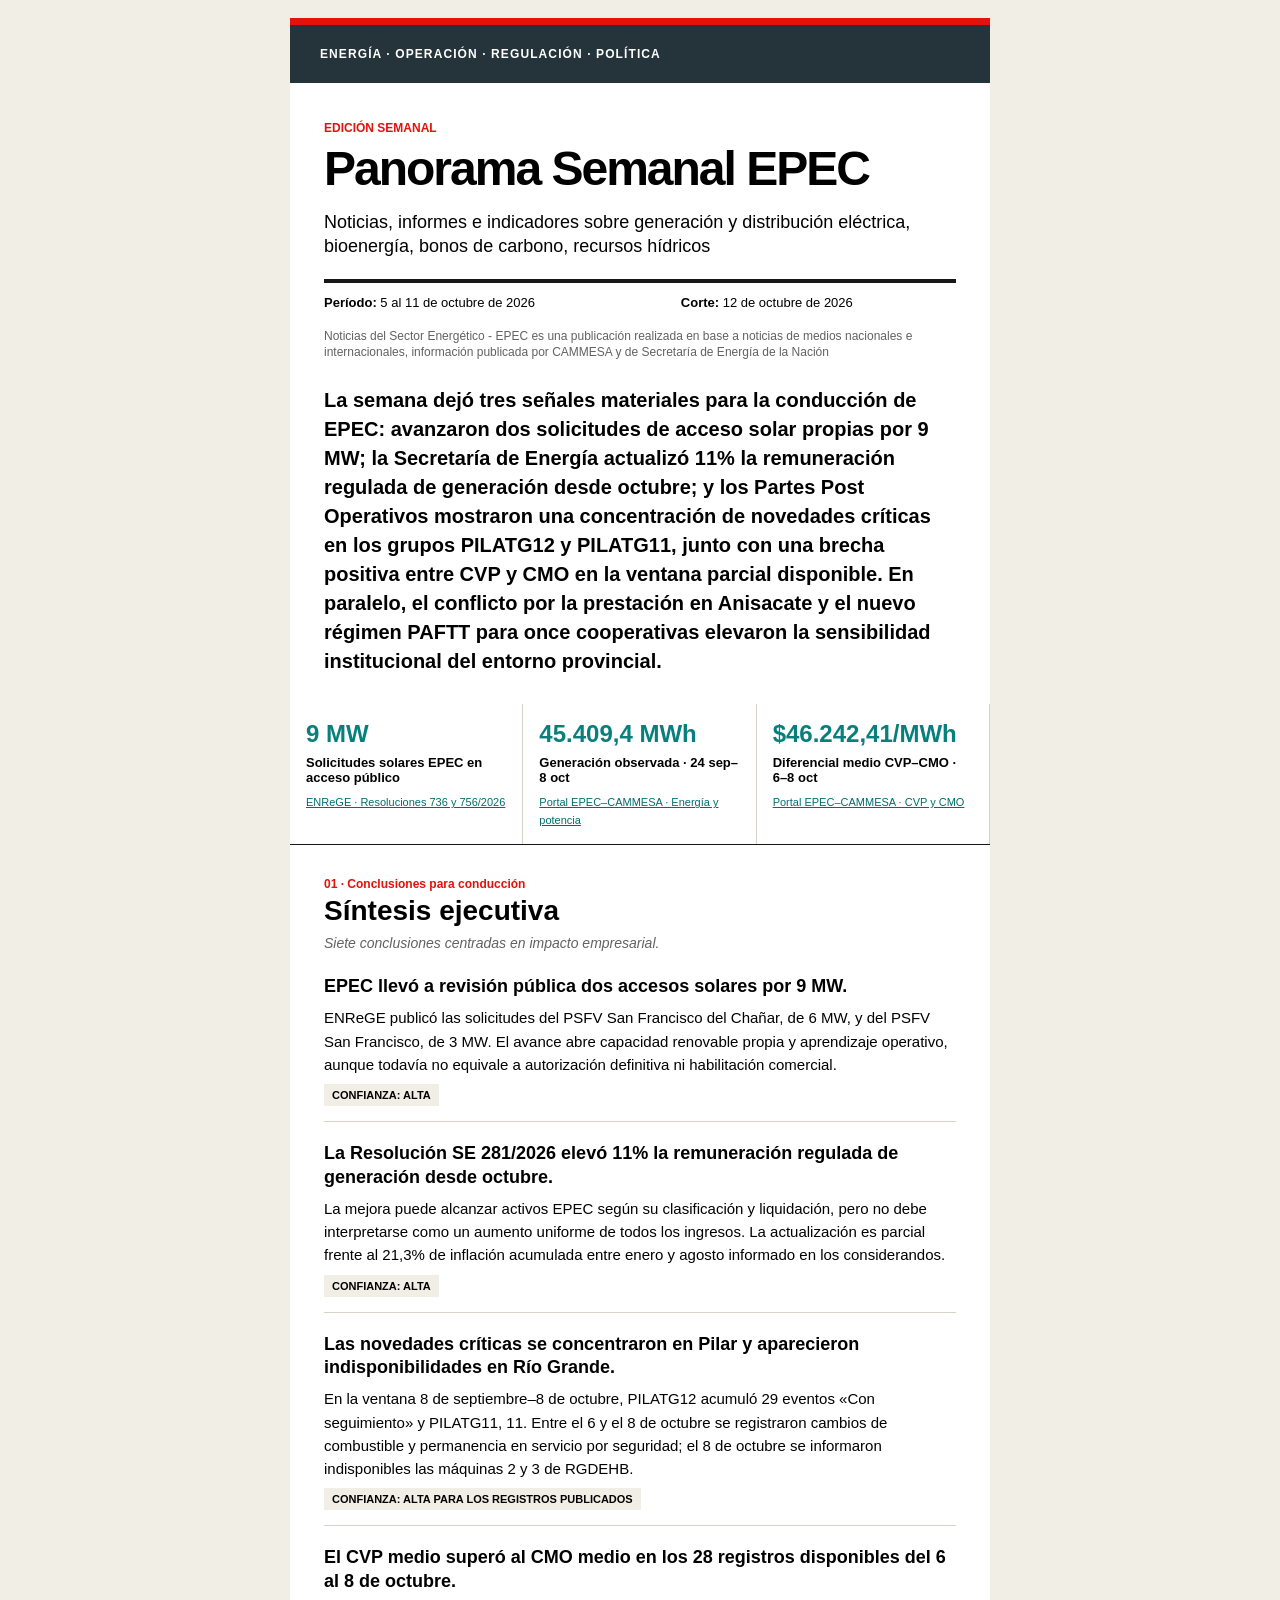
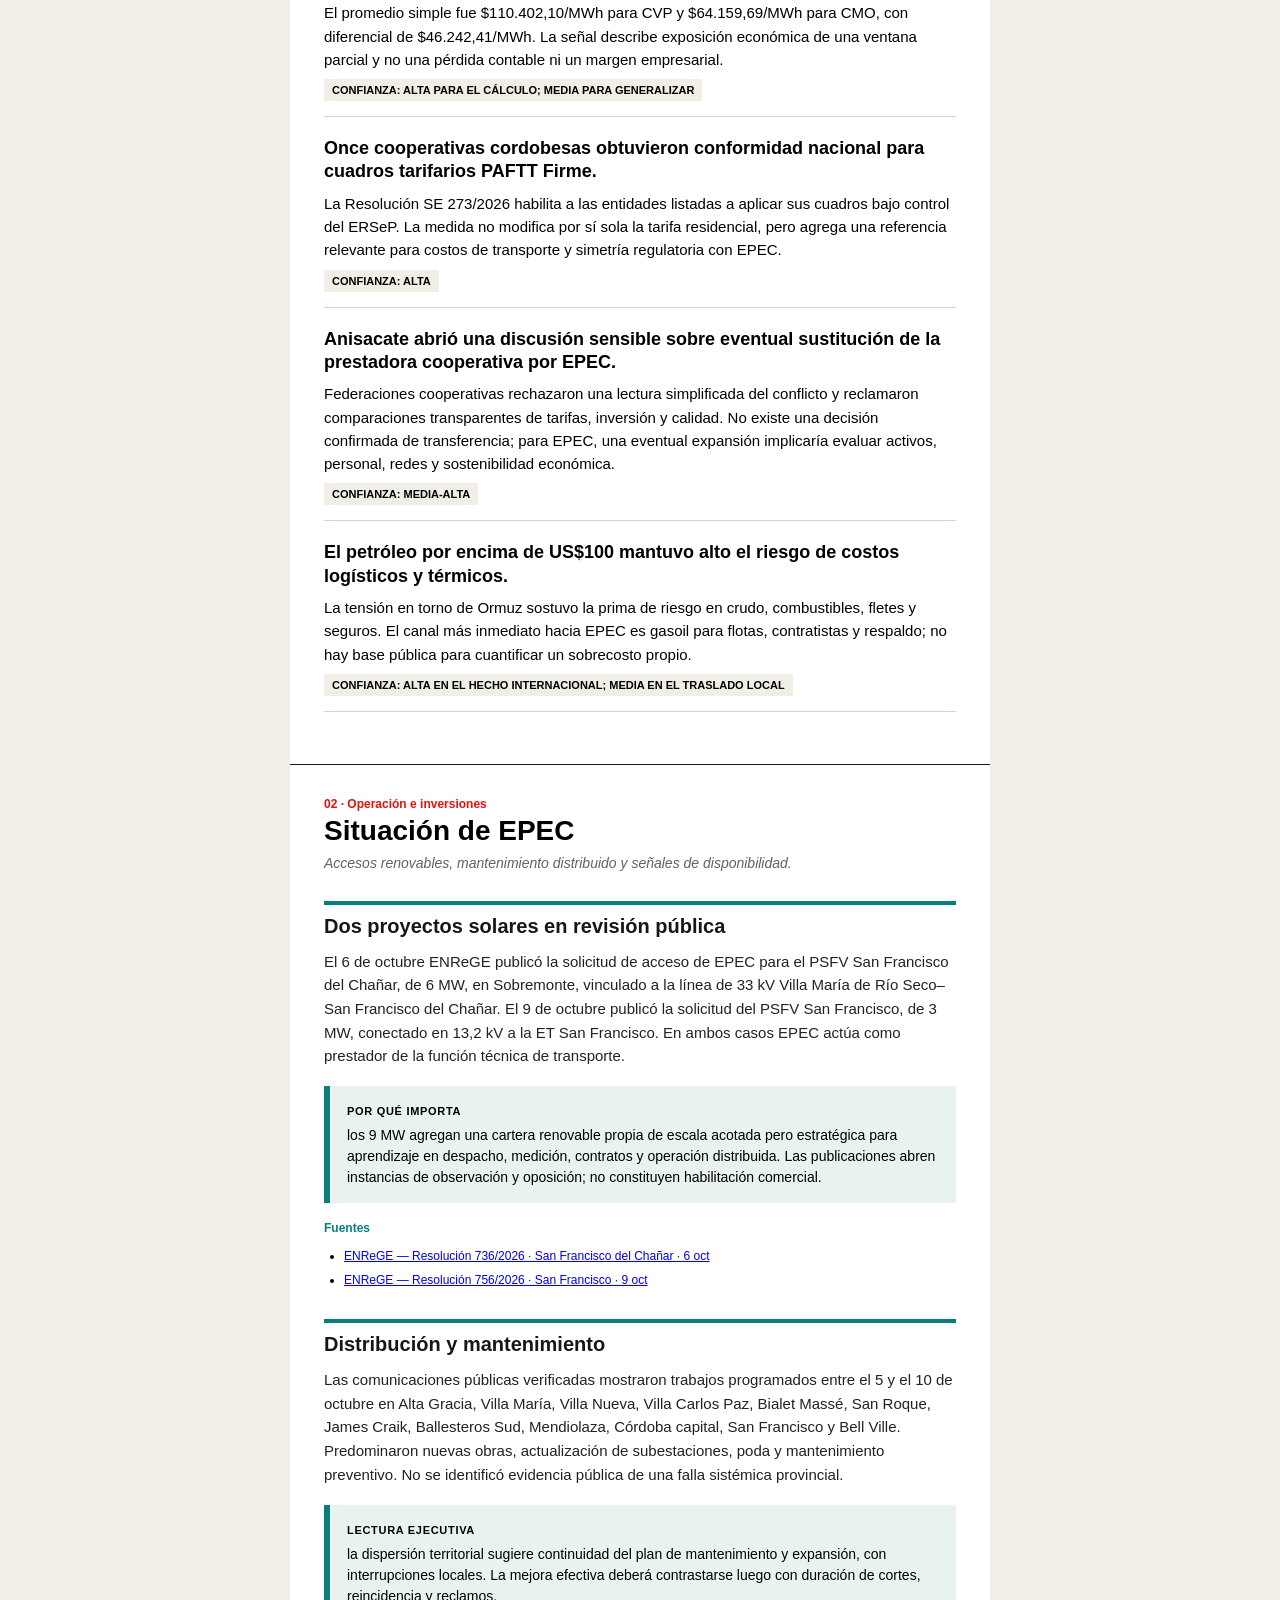
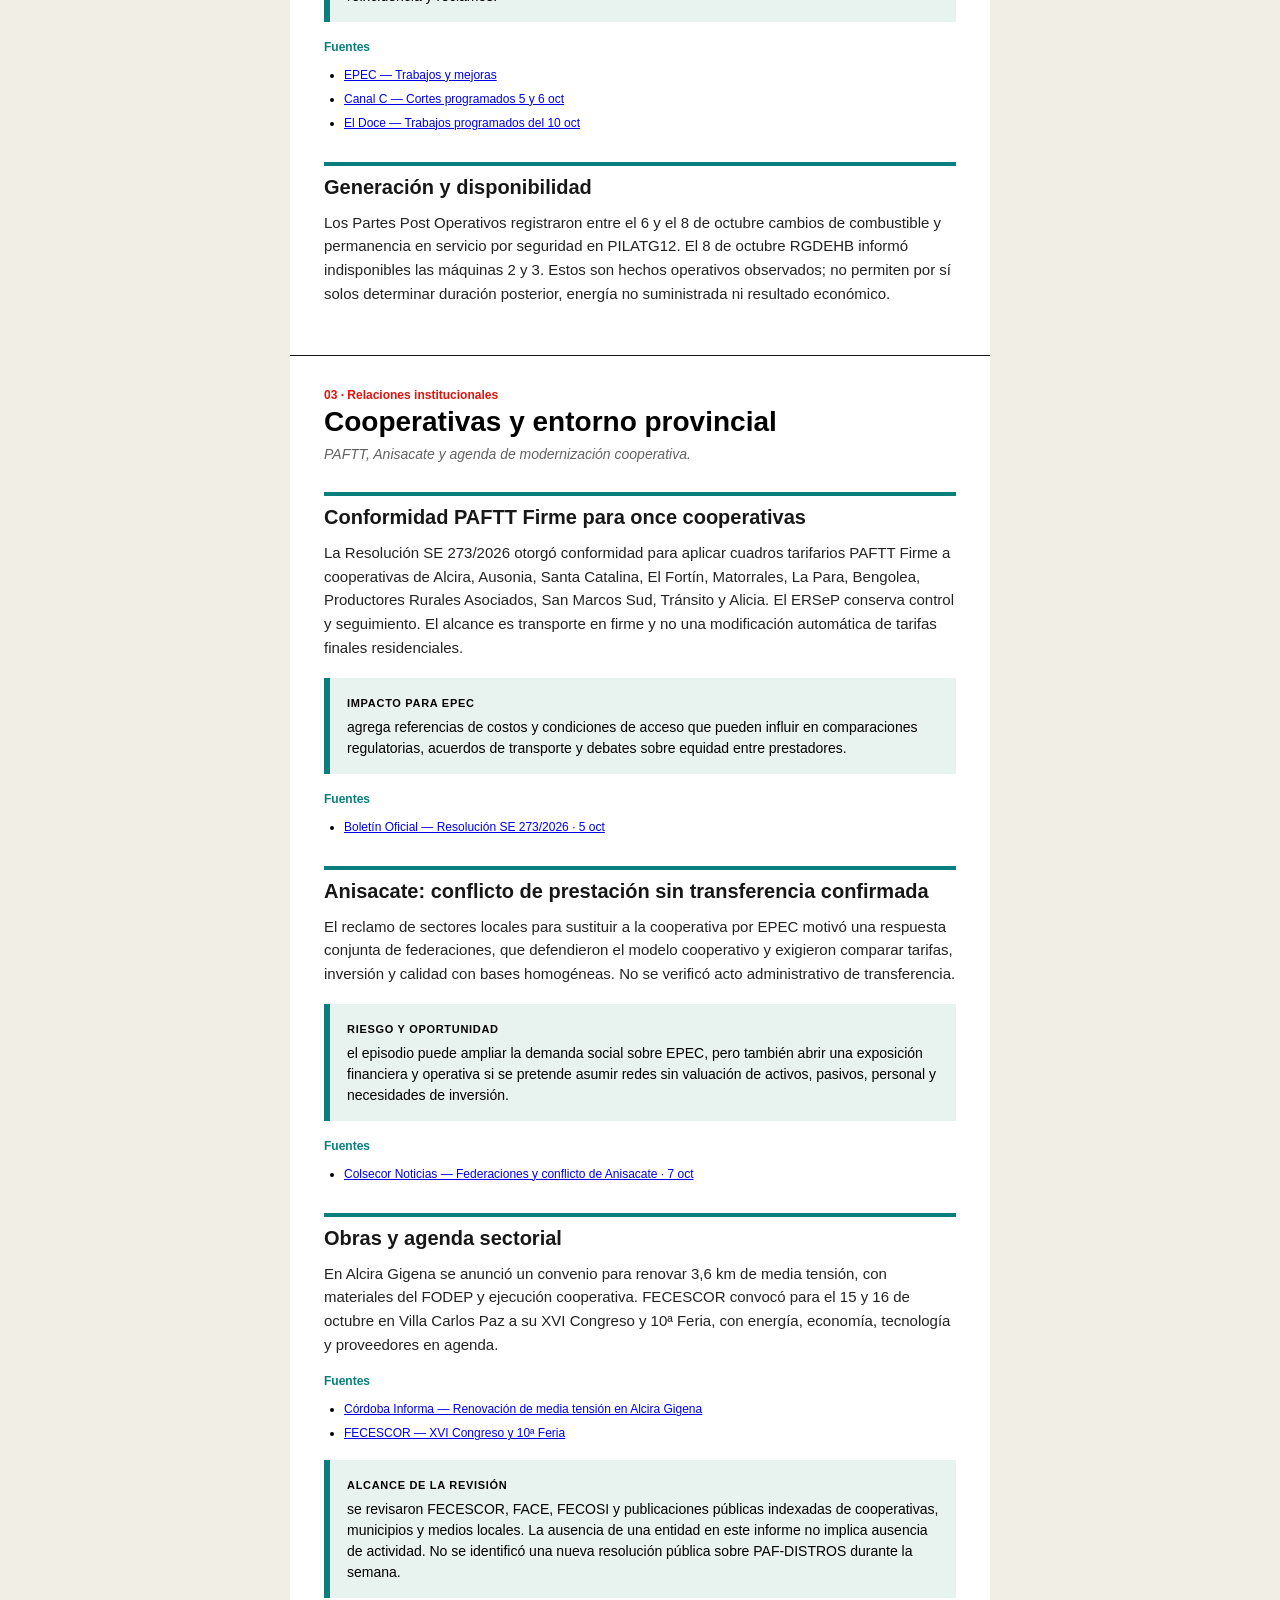
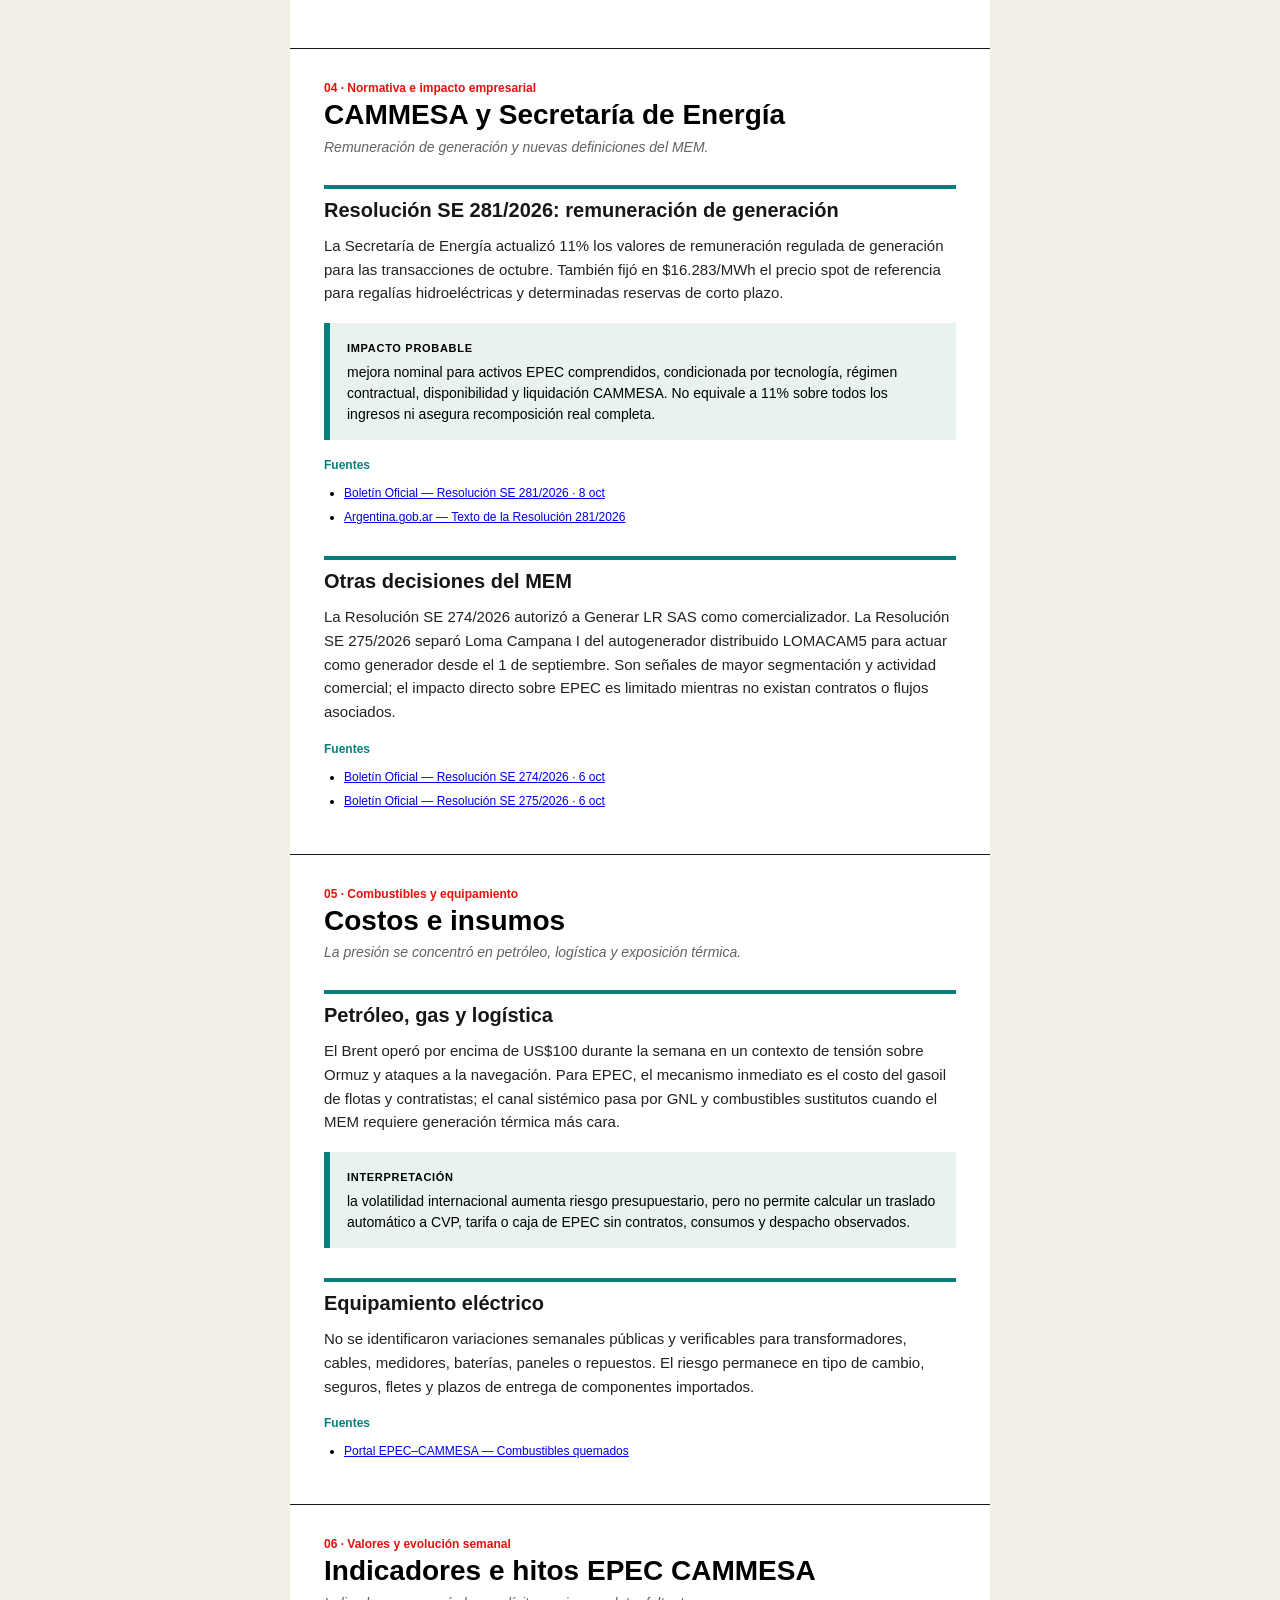
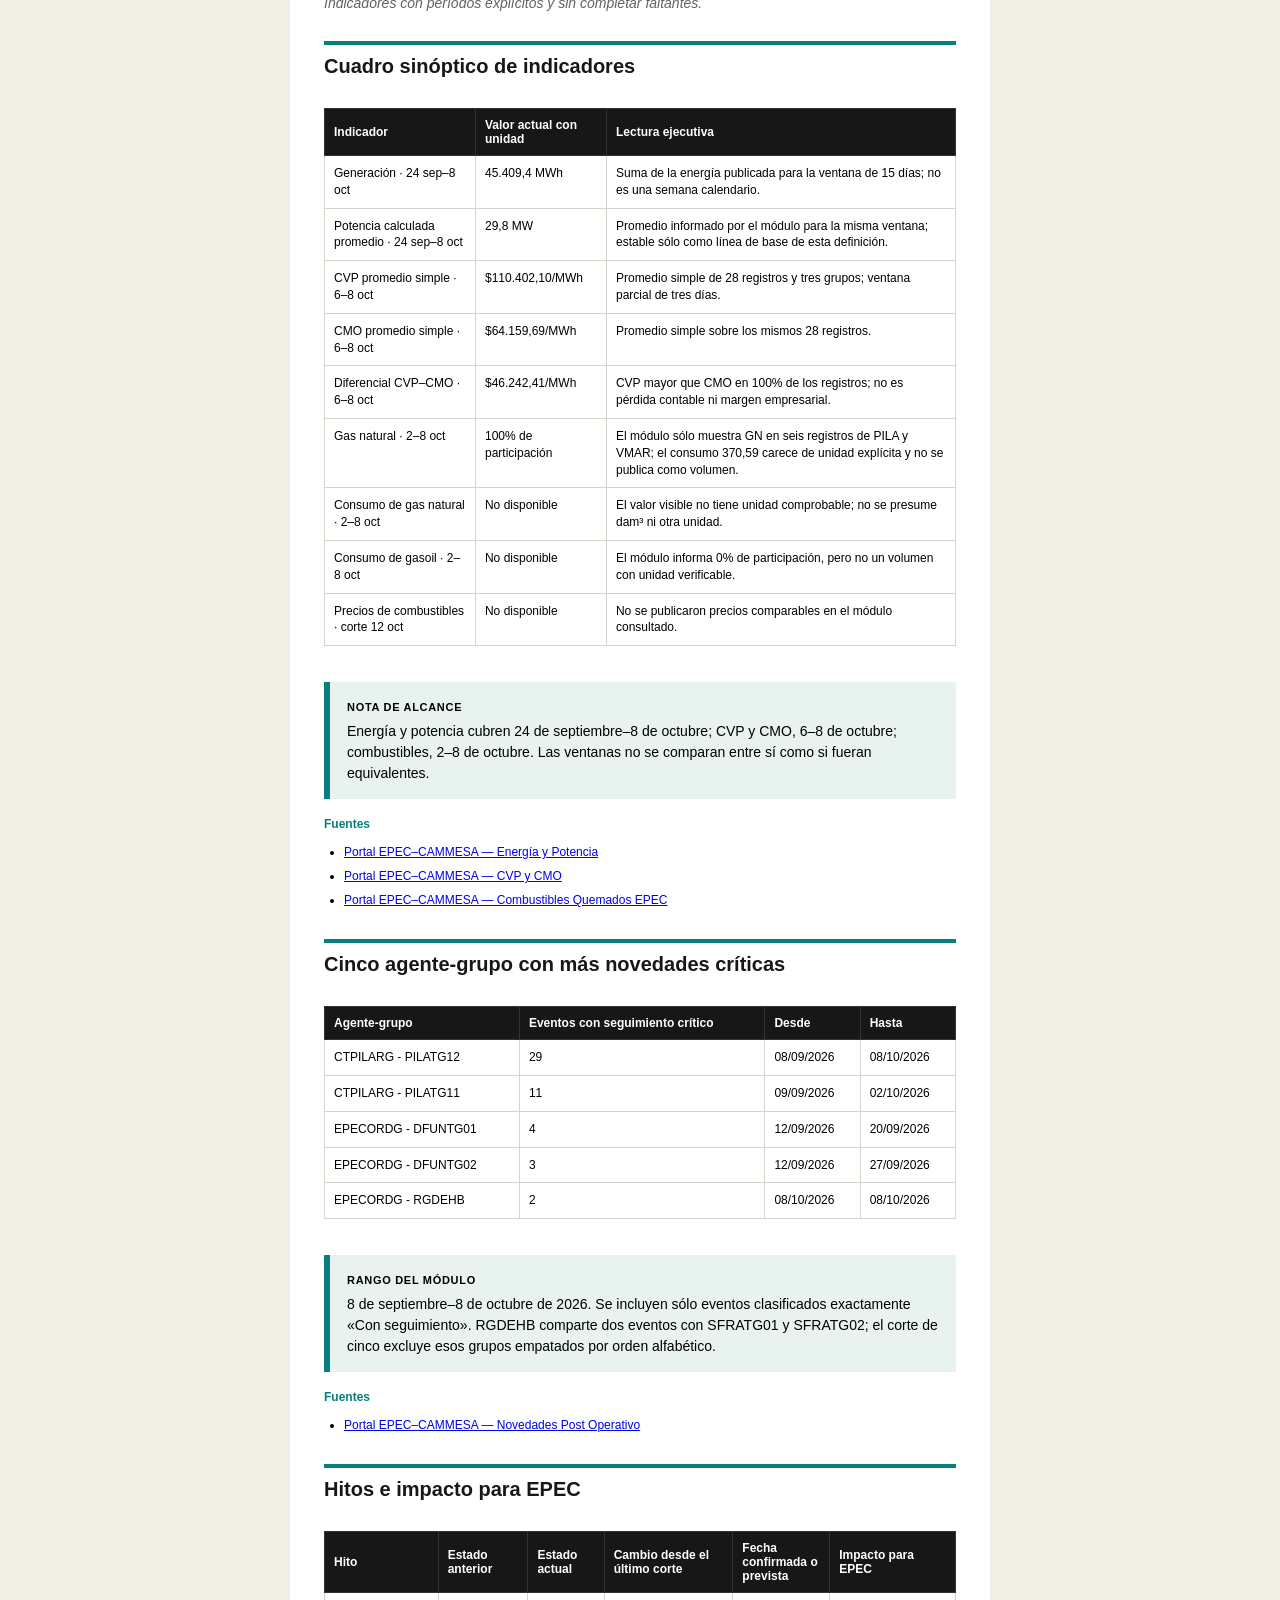
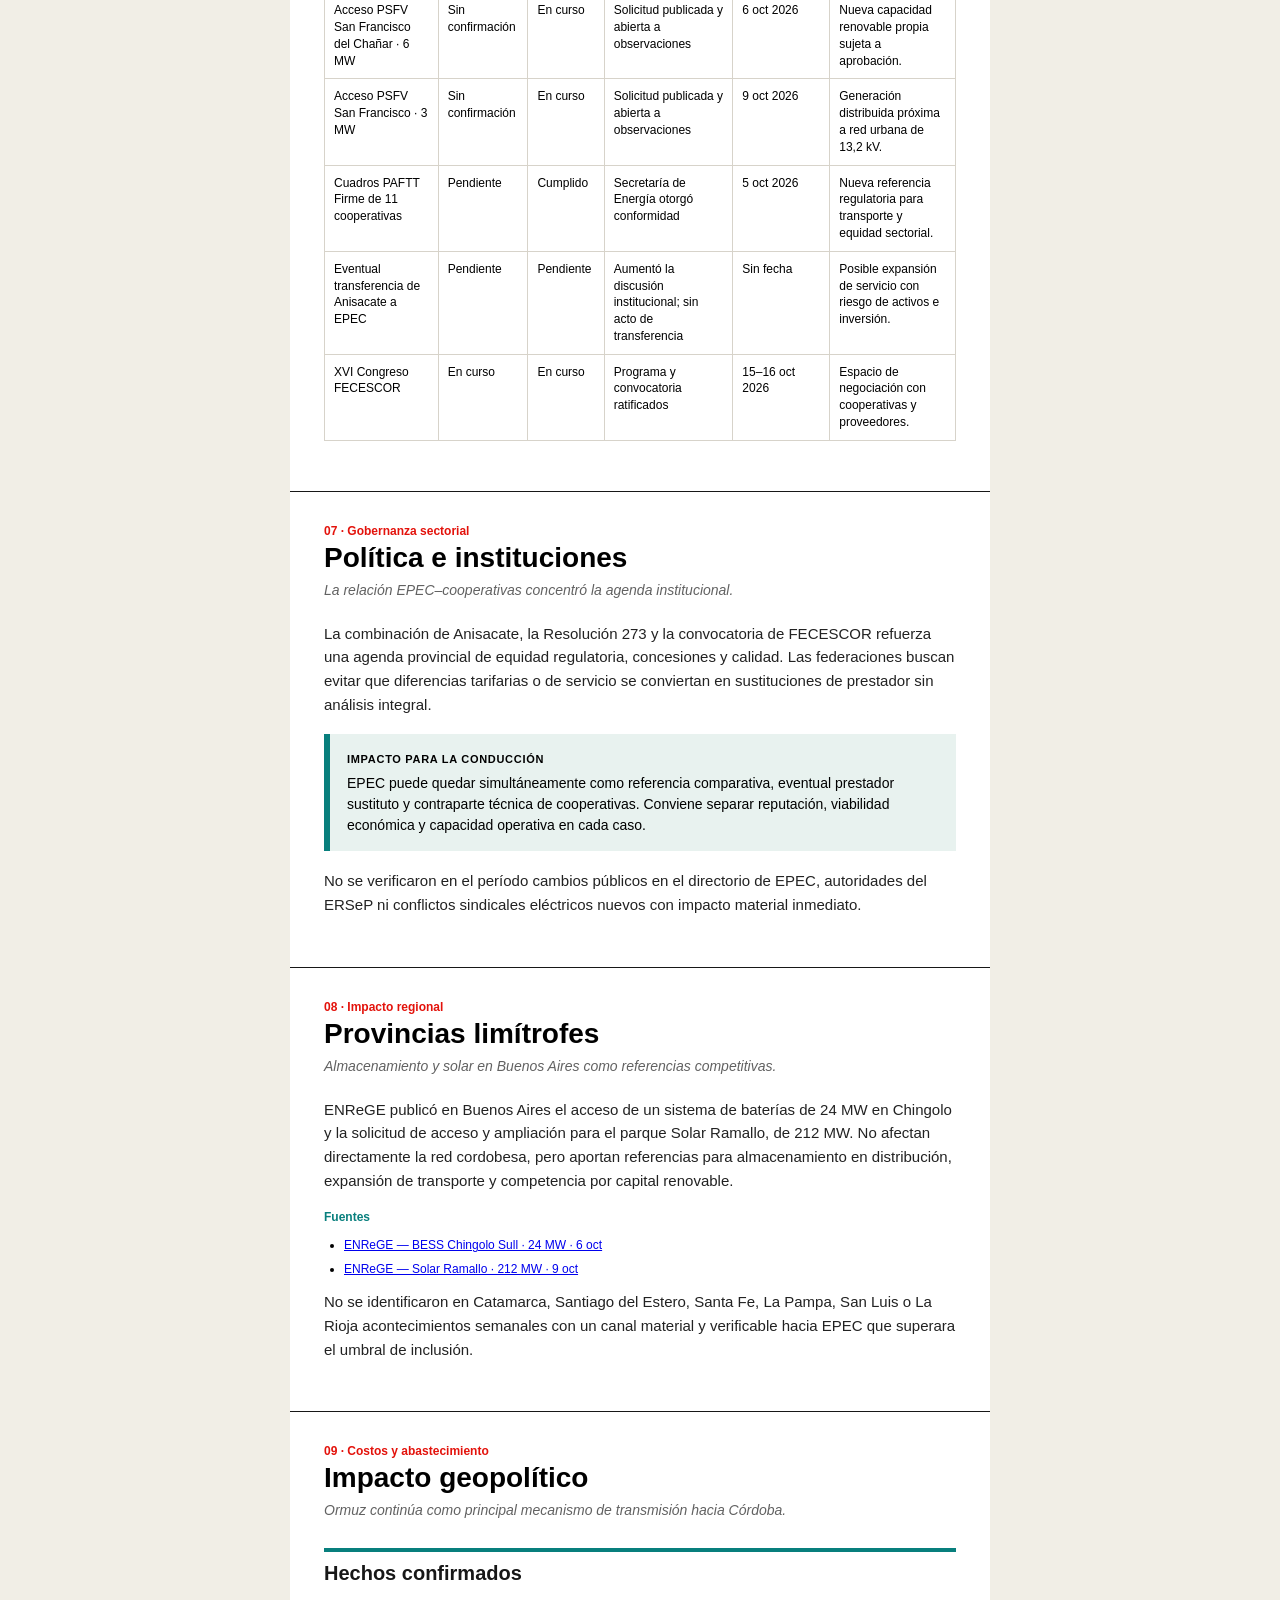
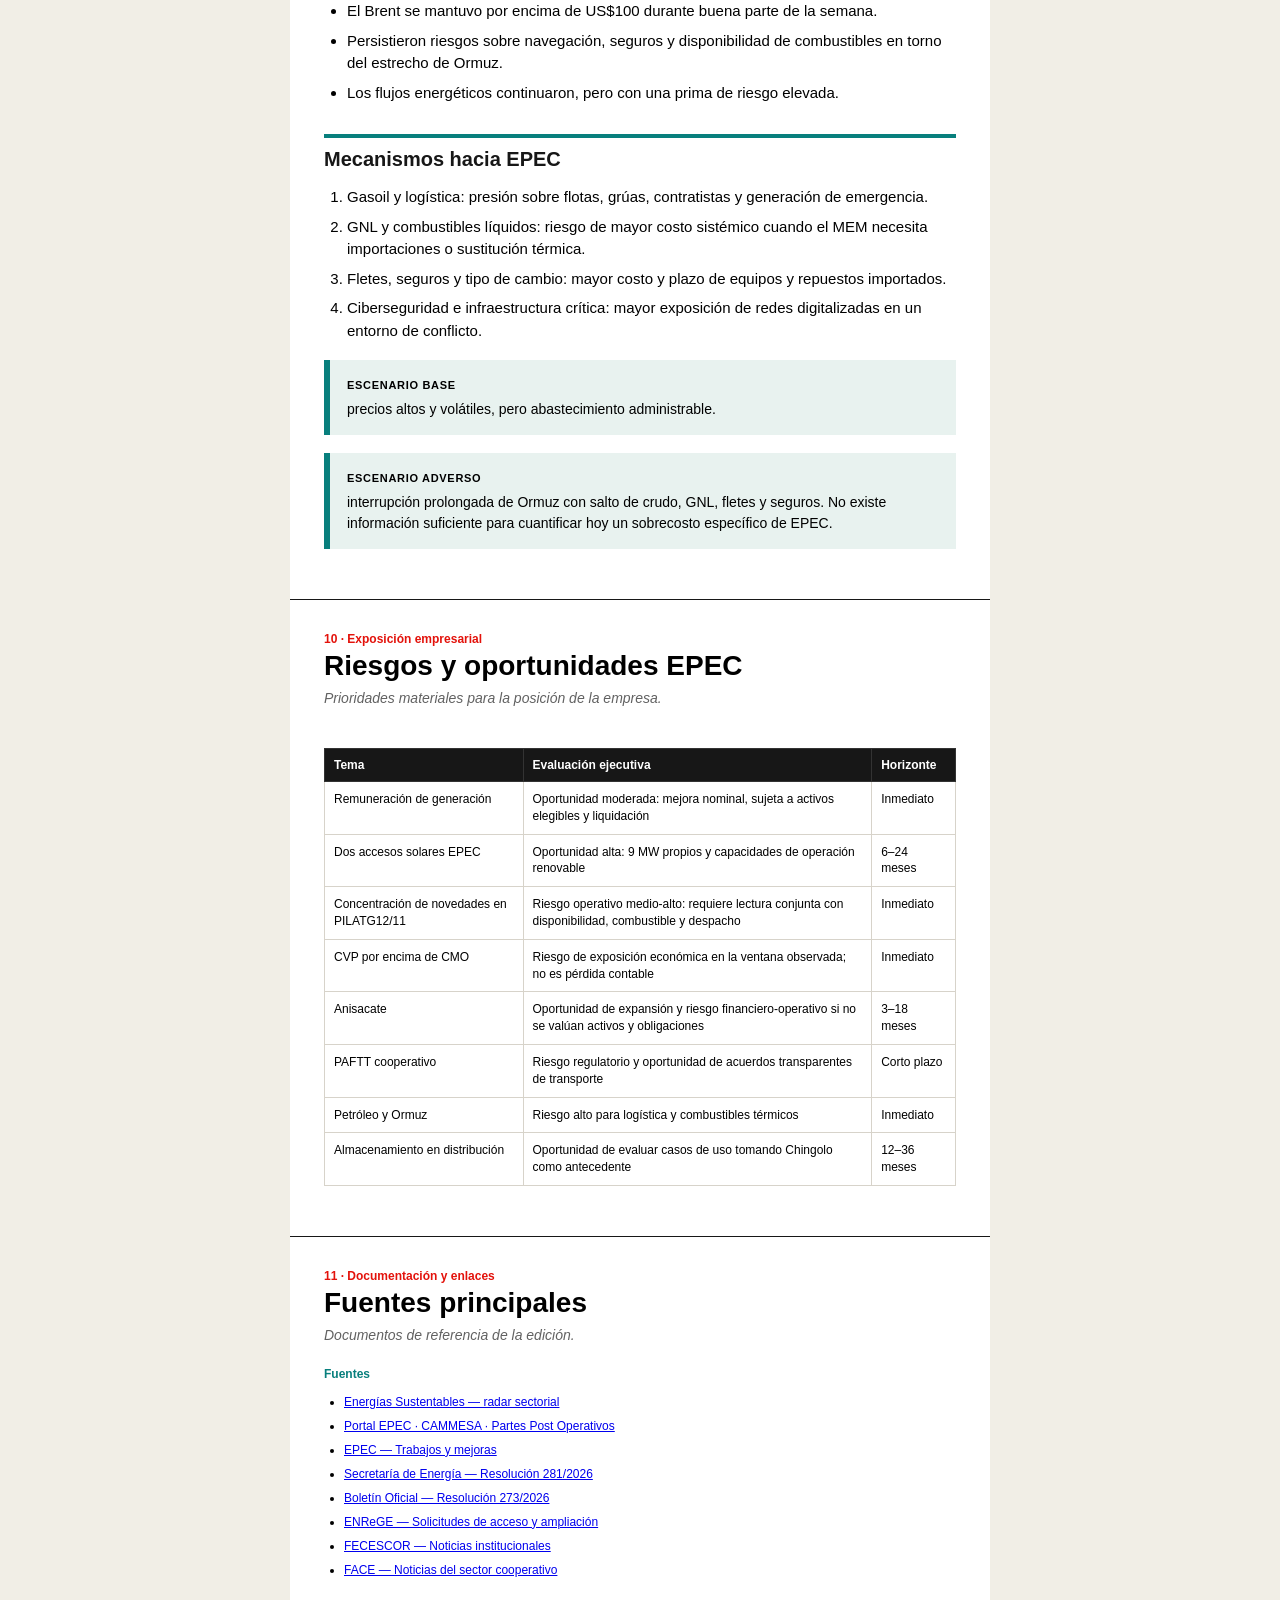
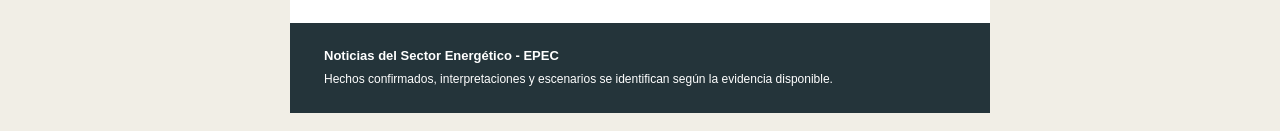
<file: ediciones/2026/10/2026-10-12/Panorama_Semanal_EPEC_2026-10-12_email.html>
<!doctype html><html lang="es"><head><meta charset="utf-8"><meta name="viewport" content="width=device-width,initial-scale=1"><title>Panorama Semanal EPEC | 5–11 OCT 2026</title></head><body style="margin:0;padding:0;background:#f1eee6"><table role="presentation" width="100%" cellspacing="0" cellpadding="0" style="background:#f1eee6"><tr><td align="center" style="padding:18px 8px"><table role="presentation" width="700" cellspacing="0" cellpadding="0" style="width:100%;max-width:700px;background:#fff;border-collapse:collapse"><tr><td style="height:7px;background:#e3120b"></td></tr><tr><td style="background:#24343a;color:#fff;padding:22px 30px"><p style="font:700 12px Arial,sans-serif;text-transform:uppercase;letter-spacing:1.1px;margin:0">Energía · Operación · Regulación · Política</p></td></tr><tr><td style="padding:38px 34px 25px"><p style="font:700 12px Arial,sans-serif;color:#e3120b;text-transform:uppercase;margin:0 0 10px">Edición semanal</p><h1 style="font:700 48px/0.98 Arial,sans-serif;letter-spacing:-2px;margin:0 0 18px">Panorama Semanal EPEC</h1><p style="font:18px/1.35 Arial,sans-serif;margin:0 0 20px">Noticias, informes e indicadores sobre generación y distribución eléctrica, bioenergía, bonos de carbono, recursos hídricos</p><table role="presentation" width="100%" cellspacing="0" cellpadding="0" style="border-top:4px solid #171717"><tr><td style="font:13px Arial,sans-serif;padding:12px 12px 0 0"><b>Período:</b> 5 al 11 de octubre de 2026</td><td style="font:13px Arial,sans-serif;padding:12px 0 0"><b>Corte:</b> 12 de octubre de 2026</td></tr></table><p style="font:12px/1.4 Arial,sans-serif;color:#626262;margin:18px 0 0">Noticias del Sector Energético - EPEC es una publicación realizada en base a noticias de medios nacionales e internacionales, información publicada por CAMMESA y de Secretaría de Energía de la Nación</p></td></tr><tr><td style="padding:0 34px 28px"><p style="font:700 20px/1.45 Arial,sans-serif;margin:0">La semana dejó tres señales materiales para la conducción de EPEC: avanzaron dos solicitudes de acceso solar propias por 9 MW; la Secretaría de Energía actualizó 11% la remuneración regulada de generación desde octubre; y los Partes Post Operativos mostraron una concentración de novedades críticas en los grupos PILATG12 y PILATG11, junto con una brecha positiva entre CVP y CMO en la ventana parcial disponible. En paralelo, el conflicto por la prestación en Anisacate y el nuevo régimen PAFTT para once cooperativas elevaron la sensibilidad institucional del entorno provincial.</p></td></tr><tr><td><table role="presentation" width="100%" cellspacing="0" cellpadding="0"><tr><td valign="top" width="33.3%" style="padding:16px;border-right:1px solid #d7d3ca"><b style="font:700 24px Arial,sans-serif;color:#087f7d">9 MW</b><p style="font:700 13px Arial,sans-serif;margin:7px 0">Solicitudes solares EPEC en acceso público</p><a style="font:11px Arial,sans-serif;color:#006e6c" href="https://www.argentina.gob.ar/noticias/resolucion-enrege-no-7562026-solicitud-de-acceso-la-capacidad-de-transporte-de-energia">ENReGE · Resoluciones 736 y 756/2026</a></td><td valign="top" width="33.3%" style="padding:16px;border-right:1px solid #d7d3ca"><b style="font:700 24px Arial,sans-serif;color:#087f7d">45.409,4 MWh</b><p style="font:700 13px Arial,sans-serif;margin:7px 0">Generación observada · 24 sep–8 oct</p><a style="font:11px Arial,sans-serif;color:#006e6c" href="https://fgpino.github.io/po-cammesa-epec/tableros/Tablero_Energia_Potencia_PO_CAMMESA.html">Portal EPEC–CAMMESA · Energía y potencia</a></td><td valign="top" width="33.3%" style="padding:16px;border-right:1px solid #d7d3ca"><b style="font:700 24px Arial,sans-serif;color:#087f7d">$46.242,41/MWh</b><p style="font:700 13px Arial,sans-serif;margin:7px 0">Diferencial medio CVP–CMO · 6–8 oct</p><a style="font:11px Arial,sans-serif;color:#006e6c" href="https://fgpino.github.io/po-cammesa-epec/tableros/CVP_y_CMO.html">Portal EPEC–CAMMESA · CVP y CMO</a></td></tr></table></td></tr><tr><td style="padding:32px 34px;border-top:1px solid #171717"><p style="font:700 12px Arial,sans-serif;color:#e3120b;margin:0 0 5px">01 · Conclusiones para conducción</p><h2 style="font:700 28px/1.1 Arial,sans-serif;margin:0 0 8px">Síntesis ejecutiva</h2><p style="font:italic 14px Arial,sans-serif;color:#626262;margin:0 0 24px">Siete conclusiones centradas en impacto empresarial.</p><table role="presentation" width="100%" cellspacing="0" cellpadding="0" style="border-bottom:1px solid #d7d3ca;margin-bottom:20px"><tr><td style="padding:0 0 18px"><h3 style="font:700 18px/1.3 Arial,sans-serif;margin:0 0 8px">EPEC llevó a revisión pública dos accesos solares por 9 MW.</h3><p style="font:15px/1.55 Arial,sans-serif;margin:0 0 9px">ENReGE publicó las solicitudes del PSFV San Francisco del Chañar, de 6 MW, y del PSFV San Francisco, de 3 MW. El avance abre capacidad renovable propia y aprendizaje operativo, aunque todavía no equivale a autorización definitiva ni habilitación comercial.</p><span style="font:700 11px Arial,sans-serif;text-transform:uppercase;background:#f1eee6;padding:5px 8px">Confianza: alta</span></td></tr></table><table role="presentation" width="100%" cellspacing="0" cellpadding="0" style="border-bottom:1px solid #d7d3ca;margin-bottom:20px"><tr><td style="padding:0 0 18px"><h3 style="font:700 18px/1.3 Arial,sans-serif;margin:0 0 8px">La Resolución SE 281/2026 elevó 11% la remuneración regulada de generación desde octubre.</h3><p style="font:15px/1.55 Arial,sans-serif;margin:0 0 9px">La mejora puede alcanzar activos EPEC según su clasificación y liquidación, pero no debe interpretarse como un aumento uniforme de todos los ingresos. La actualización es parcial frente al 21,3% de inflación acumulada entre enero y agosto informado en los considerandos.</p><span style="font:700 11px Arial,sans-serif;text-transform:uppercase;background:#f1eee6;padding:5px 8px">Confianza: alta</span></td></tr></table><table role="presentation" width="100%" cellspacing="0" cellpadding="0" style="border-bottom:1px solid #d7d3ca;margin-bottom:20px"><tr><td style="padding:0 0 18px"><h3 style="font:700 18px/1.3 Arial,sans-serif;margin:0 0 8px">Las novedades críticas se concentraron en Pilar y aparecieron indisponibilidades en Río Grande.</h3><p style="font:15px/1.55 Arial,sans-serif;margin:0 0 9px">En la ventana 8 de septiembre–8 de octubre, PILATG12 acumuló 29 eventos «Con seguimiento» y PILATG11, 11. Entre el 6 y el 8 de octubre se registraron cambios de combustible y permanencia en servicio por seguridad; el 8 de octubre se informaron indisponibles las máquinas 2 y 3 de RGDEHB.</p><span style="font:700 11px Arial,sans-serif;text-transform:uppercase;background:#f1eee6;padding:5px 8px">Confianza: alta para los registros publicados</span></td></tr></table><table role="presentation" width="100%" cellspacing="0" cellpadding="0" style="border-bottom:1px solid #d7d3ca;margin-bottom:20px"><tr><td style="padding:0 0 18px"><h3 style="font:700 18px/1.3 Arial,sans-serif;margin:0 0 8px">El CVP medio superó al CMO medio en los 28 registros disponibles del 6 al 8 de octubre.</h3><p style="font:15px/1.55 Arial,sans-serif;margin:0 0 9px">El promedio simple fue $110.402,10/MWh para CVP y $64.159,69/MWh para CMO, con diferencial de $46.242,41/MWh. La señal describe exposición económica de una ventana parcial y no una pérdida contable ni un margen empresarial.</p><span style="font:700 11px Arial,sans-serif;text-transform:uppercase;background:#f1eee6;padding:5px 8px">Confianza: alta para el cálculo; media para generalizar</span></td></tr></table><table role="presentation" width="100%" cellspacing="0" cellpadding="0" style="border-bottom:1px solid #d7d3ca;margin-bottom:20px"><tr><td style="padding:0 0 18px"><h3 style="font:700 18px/1.3 Arial,sans-serif;margin:0 0 8px">Once cooperativas cordobesas obtuvieron conformidad nacional para cuadros tarifarios PAFTT Firme.</h3><p style="font:15px/1.55 Arial,sans-serif;margin:0 0 9px">La Resolución SE 273/2026 habilita a las entidades listadas a aplicar sus cuadros bajo control del ERSeP. La medida no modifica por sí sola la tarifa residencial, pero agrega una referencia relevante para costos de transporte y simetría regulatoria con EPEC.</p><span style="font:700 11px Arial,sans-serif;text-transform:uppercase;background:#f1eee6;padding:5px 8px">Confianza: alta</span></td></tr></table><table role="presentation" width="100%" cellspacing="0" cellpadding="0" style="border-bottom:1px solid #d7d3ca;margin-bottom:20px"><tr><td style="padding:0 0 18px"><h3 style="font:700 18px/1.3 Arial,sans-serif;margin:0 0 8px">Anisacate abrió una discusión sensible sobre eventual sustitución de la prestadora cooperativa por EPEC.</h3><p style="font:15px/1.55 Arial,sans-serif;margin:0 0 9px">Federaciones cooperativas rechazaron una lectura simplificada del conflicto y reclamaron comparaciones transparentes de tarifas, inversión y calidad. No existe una decisión confirmada de transferencia; para EPEC, una eventual expansión implicaría evaluar activos, personal, redes y sostenibilidad económica.</p><span style="font:700 11px Arial,sans-serif;text-transform:uppercase;background:#f1eee6;padding:5px 8px">Confianza: media-alta</span></td></tr></table><table role="presentation" width="100%" cellspacing="0" cellpadding="0" style="border-bottom:1px solid #d7d3ca;margin-bottom:20px"><tr><td style="padding:0 0 18px"><h3 style="font:700 18px/1.3 Arial,sans-serif;margin:0 0 8px">El petróleo por encima de US$100 mantuvo alto el riesgo de costos logísticos y térmicos.</h3><p style="font:15px/1.55 Arial,sans-serif;margin:0 0 9px">La tensión en torno de Ormuz sostuvo la prima de riesgo en crudo, combustibles, fletes y seguros. El canal más inmediato hacia EPEC es gasoil para flotas, contratistas y respaldo; no hay base pública para cuantificar un sobrecosto propio.</p><span style="font:700 11px Arial,sans-serif;text-transform:uppercase;background:#f1eee6;padding:5px 8px">Confianza: alta en el hecho internacional; media en el traslado local</span></td></tr></table></td></tr><tr><td style="padding:32px 34px;border-top:1px solid #171717"><p style="font:700 12px Arial,sans-serif;color:#e3120b;margin:0 0 5px">02 · Operación e inversiones</p><h2 style="font:700 28px/1.1 Arial,sans-serif;margin:0 0 8px">Situación de EPEC</h2><p style="font:italic 14px Arial,sans-serif;color:#626262;margin:0 0 24px">Accesos renovables, mantenimiento distribuido y señales de disponibilidad.</p><h3 style="font:700 20px Arial,sans-serif;color:#171717;border-top:4px solid #087f7d;padding-top:10px;margin:30px 0 12px">Dos proyectos solares en revisión pública</h3><p style="font:15px/1.58 Arial,sans-serif;color:#222;margin:0 0 18px">El 6 de octubre ENReGE publicó la solicitud de acceso de EPEC para el PSFV San Francisco del Chañar, de 6 MW, en Sobremonte, vinculado a la línea de 33 kV Villa María de Río Seco–San Francisco del Chañar. El 9 de octubre publicó la solicitud del PSFV San Francisco, de 3 MW, conectado en 13,2 kV a la ET San Francisco. En ambos casos EPEC actúa como prestador de la función técnica de transporte.</p><table role="presentation" width="100%" cellspacing="0" cellpadding="0" style="background:#e8f2ef;border-left:6px solid #087f7d;margin:18px 0"><tr><td style="padding:15px 17px"><b style="font:700 11px Arial,sans-serif;text-transform:uppercase;letter-spacing:.7px">Por qué importa</b><p style="font:14px/1.5 Arial,sans-serif;margin:6px 0 0">los 9 MW agregan una cartera renovable propia de escala acotada pero estratégica para aprendizaje en despacho, medición, contratos y operación distribuida. Las publicaciones abren instancias de observación y oposición; no constituyen habilitación comercial.</p></td></tr></table><p style="font:700 12px Arial,sans-serif;color:#087f7d;margin:18px 0 7px">Fuentes</p><ul style="font:12px/1.5 Arial,sans-serif;padding-left:20px"><li style="margin-bottom:6px"><a href="https://www.argentina.gob.ar/noticias/resolucion-enrege-no-7362026-solicitud-de-acceso-la-capacidad-de-transporte-de-energia" target="_blank" rel="noopener noreferrer">ENReGE — Resolución 736/2026 · San Francisco del Chañar · 6 oct</a></li><li style="margin-bottom:6px"><a href="https://www.argentina.gob.ar/noticias/resolucion-enrege-no-7562026-solicitud-de-acceso-la-capacidad-de-transporte-de-energia" target="_blank" rel="noopener noreferrer">ENReGE — Resolución 756/2026 · San Francisco · 9 oct</a></li></ul><h3 style="font:700 20px Arial,sans-serif;color:#171717;border-top:4px solid #087f7d;padding-top:10px;margin:30px 0 12px">Distribución y mantenimiento</h3><p style="font:15px/1.58 Arial,sans-serif;color:#222;margin:0 0 18px">Las comunicaciones públicas verificadas mostraron trabajos programados entre el 5 y el 10 de octubre en Alta Gracia, Villa María, Villa Nueva, Villa Carlos Paz, Bialet Massé, San Roque, James Craik, Ballesteros Sud, Mendiolaza, Córdoba capital, San Francisco y Bell Ville. Predominaron nuevas obras, actualización de subestaciones, poda y mantenimiento preventivo. No se identificó evidencia pública de una falla sistémica provincial.</p><table role="presentation" width="100%" cellspacing="0" cellpadding="0" style="background:#e8f2ef;border-left:6px solid #087f7d;margin:18px 0"><tr><td style="padding:15px 17px"><b style="font:700 11px Arial,sans-serif;text-transform:uppercase;letter-spacing:.7px">Lectura ejecutiva</b><p style="font:14px/1.5 Arial,sans-serif;margin:6px 0 0">la dispersión territorial sugiere continuidad del plan de mantenimiento y expansión, con interrupciones locales. La mejora efectiva deberá contrastarse luego con duración de cortes, reincidencia y reclamos.</p></td></tr></table><p style="font:700 12px Arial,sans-serif;color:#087f7d;margin:18px 0 7px">Fuentes</p><ul style="font:12px/1.5 Arial,sans-serif;padding-left:20px"><li style="margin-bottom:6px"><a href="https://www.epec.com.ar/actualidad/trabajos-mejoras" target="_blank" rel="noopener noreferrer">EPEC — Trabajos y mejoras</a></li><li style="margin-bottom:6px"><a href="https://canalc.com.ar/epec-anuncio-cortes-de-luz-por-trabajos-de-mantenimiento-y-mejoras-en-cordoba/" target="_blank" rel="noopener noreferrer">Canal C — Cortes programados 5 y 6 oct</a></li><li style="margin-bottom:6px"><a href="https://eldoce.tv/actualidad/2026/10/09/multiples-cortes-de-luz-de-epec-para-este-sabado-en-cordoba-barrios-y-localidades-afectadas/" target="_blank" rel="noopener noreferrer">El Doce — Trabajos programados del 10 oct</a></li></ul><h3 style="font:700 20px Arial,sans-serif;color:#171717;border-top:4px solid #087f7d;padding-top:10px;margin:30px 0 12px">Generación y disponibilidad</h3><p style="font:15px/1.58 Arial,sans-serif;color:#222;margin:0 0 18px">Los Partes Post Operativos registraron entre el 6 y el 8 de octubre cambios de combustible y permanencia en servicio por seguridad en PILATG12. El 8 de octubre RGDEHB informó indisponibles las máquinas 2 y 3. Estos son hechos operativos observados; no permiten por sí solos determinar duración posterior, energía no suministrada ni resultado económico.</p></td></tr><tr><td style="padding:32px 34px;border-top:1px solid #171717"><p style="font:700 12px Arial,sans-serif;color:#e3120b;margin:0 0 5px">03 · Relaciones institucionales</p><h2 style="font:700 28px/1.1 Arial,sans-serif;margin:0 0 8px">Cooperativas y entorno provincial</h2><p style="font:italic 14px Arial,sans-serif;color:#626262;margin:0 0 24px">PAFTT, Anisacate y agenda de modernización cooperativa.</p><h3 style="font:700 20px Arial,sans-serif;color:#171717;border-top:4px solid #087f7d;padding-top:10px;margin:30px 0 12px">Conformidad PAFTT Firme para once cooperativas</h3><p style="font:15px/1.58 Arial,sans-serif;color:#222;margin:0 0 18px">La Resolución SE 273/2026 otorgó conformidad para aplicar cuadros tarifarios PAFTT Firme a cooperativas de Alcira, Ausonia, Santa Catalina, El Fortín, Matorrales, La Para, Bengolea, Productores Rurales Asociados, San Marcos Sud, Tránsito y Alicia. El ERSeP conserva control y seguimiento. El alcance es transporte en firme y no una modificación automática de tarifas finales residenciales.</p><table role="presentation" width="100%" cellspacing="0" cellpadding="0" style="background:#e8f2ef;border-left:6px solid #087f7d;margin:18px 0"><tr><td style="padding:15px 17px"><b style="font:700 11px Arial,sans-serif;text-transform:uppercase;letter-spacing:.7px">Impacto para EPEC</b><p style="font:14px/1.5 Arial,sans-serif;margin:6px 0 0">agrega referencias de costos y condiciones de acceso que pueden influir en comparaciones regulatorias, acuerdos de transporte y debates sobre equidad entre prestadores.</p></td></tr></table><p style="font:700 12px Arial,sans-serif;color:#087f7d;margin:18px 0 7px">Fuentes</p><ul style="font:12px/1.5 Arial,sans-serif;padding-left:20px"><li style="margin-bottom:6px"><a href="https://www.boletinoficial.gob.ar/detalleAviso/primera/348492/20261005?busqueda=1" target="_blank" rel="noopener noreferrer">Boletín Oficial — Resolución SE 273/2026 · 5 oct</a></li></ul><h3 style="font:700 20px Arial,sans-serif;color:#171717;border-top:4px solid #087f7d;padding-top:10px;margin:30px 0 12px">Anisacate: conflicto de prestación sin transferencia confirmada</h3><p style="font:15px/1.58 Arial,sans-serif;color:#222;margin:0 0 18px">El reclamo de sectores locales para sustituir a la cooperativa por EPEC motivó una respuesta conjunta de federaciones, que defendieron el modelo cooperativo y exigieron comparar tarifas, inversión y calidad con bases homogéneas. No se verificó acto administrativo de transferencia.</p><table role="presentation" width="100%" cellspacing="0" cellpadding="0" style="background:#e8f2ef;border-left:6px solid #087f7d;margin:18px 0"><tr><td style="padding:15px 17px"><b style="font:700 11px Arial,sans-serif;text-transform:uppercase;letter-spacing:.7px">Riesgo y oportunidad</b><p style="font:14px/1.5 Arial,sans-serif;margin:6px 0 0">el episodio puede ampliar la demanda social sobre EPEC, pero también abrir una exposición financiera y operativa si se pretende asumir redes sin valuación de activos, pasivos, personal y necesidades de inversión.</p></td></tr></table><p style="font:700 12px Arial,sans-serif;color:#087f7d;margin:18px 0 7px">Fuentes</p><ul style="font:12px/1.5 Arial,sans-serif;padding-left:20px"><li style="margin-bottom:6px"><a href="https://www.colsecornoticias.com.ar/actualidad/federaciones-defienden-modelo-cooperativo-anisacate-n14315" target="_blank" rel="noopener noreferrer">Colsecor Noticias — Federaciones y conflicto de Anisacate · 7 oct</a></li></ul><h3 style="font:700 20px Arial,sans-serif;color:#171717;border-top:4px solid #087f7d;padding-top:10px;margin:30px 0 12px">Obras y agenda sectorial</h3><p style="font:15px/1.58 Arial,sans-serif;color:#222;margin:0 0 18px">En Alcira Gigena se anunció un convenio para renovar 3,6 km de media tensión, con materiales del FODEP y ejecución cooperativa. FECESCOR convocó para el 15 y 16 de octubre en Villa Carlos Paz a su XVI Congreso y 10ª Feria, con energía, economía, tecnología y proveedores en agenda.</p><p style="font:700 12px Arial,sans-serif;color:#087f7d;margin:18px 0 7px">Fuentes</p><ul style="font:12px/1.5 Arial,sans-serif;padding-left:20px"><li style="margin-bottom:6px"><a href="https://cordobainforma.com.ar/cordoba-impulsa-el-futuro-electrico-de-alcira-gigena-con-una-renovacion-de-36-km-de-media-tension/" target="_blank" rel="noopener noreferrer">Córdoba Informa — Renovación de media tensión en Alcira Gigena</a></li><li style="margin-bottom:6px"><a href="https://fecescor.com.ar/noticia/fecescor-convoca-al-xvi-congreso-y-la-10a-feria-bajo-la-consigna-integramos-construyendo-puentes/" target="_blank" rel="noopener noreferrer">FECESCOR — XVI Congreso y 10ª Feria</a></li></ul><table role="presentation" width="100%" cellspacing="0" cellpadding="0" style="background:#e8f2ef;border-left:6px solid #087f7d;margin:18px 0"><tr><td style="padding:15px 17px"><b style="font:700 11px Arial,sans-serif;text-transform:uppercase;letter-spacing:.7px">Alcance de la revisión</b><p style="font:14px/1.5 Arial,sans-serif;margin:6px 0 0">se revisaron FECESCOR, FACE, FECOSI y publicaciones públicas indexadas de cooperativas, municipios y medios locales. La ausencia de una entidad en este informe no implica ausencia de actividad. No se identificó una nueva resolución pública sobre PAF-DISTROS durante la semana.</p></td></tr></table></td></tr><tr><td style="padding:32px 34px;border-top:1px solid #171717"><p style="font:700 12px Arial,sans-serif;color:#e3120b;margin:0 0 5px">04 · Normativa e impacto empresarial</p><h2 style="font:700 28px/1.1 Arial,sans-serif;margin:0 0 8px">CAMMESA y Secretaría de Energía</h2><p style="font:italic 14px Arial,sans-serif;color:#626262;margin:0 0 24px">Remuneración de generación y nuevas definiciones del MEM.</p><h3 style="font:700 20px Arial,sans-serif;color:#171717;border-top:4px solid #087f7d;padding-top:10px;margin:30px 0 12px">Resolución SE 281/2026: remuneración de generación</h3><p style="font:15px/1.58 Arial,sans-serif;color:#222;margin:0 0 18px">La Secretaría de Energía actualizó 11% los valores de remuneración regulada de generación para las transacciones de octubre. También fijó en $16.283/MWh el precio spot de referencia para regalías hidroeléctricas y determinadas reservas de corto plazo.</p><table role="presentation" width="100%" cellspacing="0" cellpadding="0" style="background:#e8f2ef;border-left:6px solid #087f7d;margin:18px 0"><tr><td style="padding:15px 17px"><b style="font:700 11px Arial,sans-serif;text-transform:uppercase;letter-spacing:.7px">Impacto probable</b><p style="font:14px/1.5 Arial,sans-serif;margin:6px 0 0">mejora nominal para activos EPEC comprendidos, condicionada por tecnología, régimen contractual, disponibilidad y liquidación CAMMESA. No equivale a 11% sobre todos los ingresos ni asegura recomposición real completa.</p></td></tr></table><p style="font:700 12px Arial,sans-serif;color:#087f7d;margin:18px 0 7px">Fuentes</p><ul style="font:12px/1.5 Arial,sans-serif;padding-left:20px"><li style="margin-bottom:6px"><a href="https://www.boletinoficial.gob.ar/detalleAviso/primera/348708/20261008" target="_blank" rel="noopener noreferrer">Boletín Oficial — Resolución SE 281/2026 · 8 oct</a></li><li style="margin-bottom:6px"><a href="https://www.argentina.gob.ar/normativa/nacional/norma-431039/texto" target="_blank" rel="noopener noreferrer">Argentina.gob.ar — Texto de la Resolución 281/2026</a></li></ul><h3 style="font:700 20px Arial,sans-serif;color:#171717;border-top:4px solid #087f7d;padding-top:10px;margin:30px 0 12px">Otras decisiones del MEM</h3><p style="font:15px/1.58 Arial,sans-serif;color:#222;margin:0 0 18px">La Resolución SE 274/2026 autorizó a Generar LR SAS como comercializador. La Resolución SE 275/2026 separó Loma Campana I del autogenerador distribuido LOMACAM5 para actuar como generador desde el 1 de septiembre. Son señales de mayor segmentación y actividad comercial; el impacto directo sobre EPEC es limitado mientras no existan contratos o flujos asociados.</p><p style="font:700 12px Arial,sans-serif;color:#087f7d;margin:18px 0 7px">Fuentes</p><ul style="font:12px/1.5 Arial,sans-serif;padding-left:20px"><li style="margin-bottom:6px"><a href="https://nuevaweb.boletinoficial.gob.ar/detalleAviso/primera/348570/20261006" target="_blank" rel="noopener noreferrer">Boletín Oficial — Resolución SE 274/2026 · 6 oct</a></li><li style="margin-bottom:6px"><a href="https://www.boletinoficial.gov.ar/detalleAviso/primera/348571/20261006" target="_blank" rel="noopener noreferrer">Boletín Oficial — Resolución SE 275/2026 · 6 oct</a></li></ul></td></tr><tr><td style="padding:32px 34px;border-top:1px solid #171717"><p style="font:700 12px Arial,sans-serif;color:#e3120b;margin:0 0 5px">05 · Combustibles y equipamiento</p><h2 style="font:700 28px/1.1 Arial,sans-serif;margin:0 0 8px">Costos e insumos</h2><p style="font:italic 14px Arial,sans-serif;color:#626262;margin:0 0 24px">La presión se concentró en petróleo, logística y exposición térmica.</p><h3 style="font:700 20px Arial,sans-serif;color:#171717;border-top:4px solid #087f7d;padding-top:10px;margin:30px 0 12px">Petróleo, gas y logística</h3><p style="font:15px/1.58 Arial,sans-serif;color:#222;margin:0 0 18px">El Brent operó por encima de US$100 durante la semana en un contexto de tensión sobre Ormuz y ataques a la navegación. Para EPEC, el mecanismo inmediato es el costo del gasoil de flotas y contratistas; el canal sistémico pasa por GNL y combustibles sustitutos cuando el MEM requiere generación térmica más cara.</p><table role="presentation" width="100%" cellspacing="0" cellpadding="0" style="background:#e8f2ef;border-left:6px solid #087f7d;margin:18px 0"><tr><td style="padding:15px 17px"><b style="font:700 11px Arial,sans-serif;text-transform:uppercase;letter-spacing:.7px">Interpretación</b><p style="font:14px/1.5 Arial,sans-serif;margin:6px 0 0">la volatilidad internacional aumenta riesgo presupuestario, pero no permite calcular un traslado automático a CVP, tarifa o caja de EPEC sin contratos, consumos y despacho observados.</p></td></tr></table><h3 style="font:700 20px Arial,sans-serif;color:#171717;border-top:4px solid #087f7d;padding-top:10px;margin:30px 0 12px">Equipamiento eléctrico</h3><p style="font:15px/1.58 Arial,sans-serif;color:#222;margin:0 0 18px">No se identificaron variaciones semanales públicas y verificables para transformadores, cables, medidores, baterías, paneles o repuestos. El riesgo permanece en tipo de cambio, seguros, fletes y plazos de entrega de componentes importados.</p><p style="font:700 12px Arial,sans-serif;color:#087f7d;margin:18px 0 7px">Fuentes</p><ul style="font:12px/1.5 Arial,sans-serif;padding-left:20px"><li style="margin-bottom:6px"><a href="https://fgpino.github.io/po-cammesa-epec/tableros/Tablero_Comb_Quemado_EPEC.html" target="_blank" rel="noopener noreferrer">Portal EPEC–CAMMESA — Combustibles quemados</a></li></ul></td></tr><tr><td style="padding:32px 34px;border-top:1px solid #171717"><p style="font:700 12px Arial,sans-serif;color:#e3120b;margin:0 0 5px">06 · Valores y evolución semanal</p><h2 style="font:700 28px/1.1 Arial,sans-serif;margin:0 0 8px">Indicadores e hitos EPEC CAMMESA</h2><p style="font:italic 14px Arial,sans-serif;color:#626262;margin:0 0 24px">Indicadores con períodos explícitos y sin completar faltantes.</p><h3 style="font:700 20px Arial,sans-serif;color:#171717;border-top:4px solid #087f7d;padding-top:10px;margin:30px 0 12px">Cuadro sinóptico de indicadores</h3><div style="overflow-x:auto"><table width="100%" cellspacing="0" cellpadding="0" style="border-collapse:collapse;margin:18px 0;min-width:620px"><tr><th align="left" style="background:#171717;color:#fff;font:700 12px Arial,sans-serif;padding:9px;border:1px solid #333">Indicador</th><th align="left" style="background:#171717;color:#fff;font:700 12px Arial,sans-serif;padding:9px;border:1px solid #333">Valor actual con unidad</th><th align="left" style="background:#171717;color:#fff;font:700 12px Arial,sans-serif;padding:9px;border:1px solid #333">Lectura ejecutiva</th></tr><tr><td valign="top" style="font:12px/1.4 Arial,sans-serif;padding:9px;border:1px solid #d7d3ca">Generación · 24 sep–8 oct</td><td valign="top" style="font:12px/1.4 Arial,sans-serif;padding:9px;border:1px solid #d7d3ca">45.409,4 MWh</td><td valign="top" style="font:12px/1.4 Arial,sans-serif;padding:9px;border:1px solid #d7d3ca">Suma de la energía publicada para la ventana de 15 días; no es una semana calendario.</td></tr><tr><td valign="top" style="font:12px/1.4 Arial,sans-serif;padding:9px;border:1px solid #d7d3ca">Potencia calculada promedio · 24 sep–8 oct</td><td valign="top" style="font:12px/1.4 Arial,sans-serif;padding:9px;border:1px solid #d7d3ca">29,8 MW</td><td valign="top" style="font:12px/1.4 Arial,sans-serif;padding:9px;border:1px solid #d7d3ca">Promedio informado por el módulo para la misma ventana; estable sólo como línea de base de esta definición.</td></tr><tr><td valign="top" style="font:12px/1.4 Arial,sans-serif;padding:9px;border:1px solid #d7d3ca">CVP promedio simple · 6–8 oct</td><td valign="top" style="font:12px/1.4 Arial,sans-serif;padding:9px;border:1px solid #d7d3ca">$110.402,10/MWh</td><td valign="top" style="font:12px/1.4 Arial,sans-serif;padding:9px;border:1px solid #d7d3ca">Promedio simple de 28 registros y tres grupos; ventana parcial de tres días.</td></tr><tr><td valign="top" style="font:12px/1.4 Arial,sans-serif;padding:9px;border:1px solid #d7d3ca">CMO promedio simple · 6–8 oct</td><td valign="top" style="font:12px/1.4 Arial,sans-serif;padding:9px;border:1px solid #d7d3ca">$64.159,69/MWh</td><td valign="top" style="font:12px/1.4 Arial,sans-serif;padding:9px;border:1px solid #d7d3ca">Promedio simple sobre los mismos 28 registros.</td></tr><tr><td valign="top" style="font:12px/1.4 Arial,sans-serif;padding:9px;border:1px solid #d7d3ca">Diferencial CVP–CMO · 6–8 oct</td><td valign="top" style="font:12px/1.4 Arial,sans-serif;padding:9px;border:1px solid #d7d3ca">$46.242,41/MWh</td><td valign="top" style="font:12px/1.4 Arial,sans-serif;padding:9px;border:1px solid #d7d3ca">CVP mayor que CMO en 100% de los registros; no es pérdida contable ni margen empresarial.</td></tr><tr><td valign="top" style="font:12px/1.4 Arial,sans-serif;padding:9px;border:1px solid #d7d3ca">Gas natural · 2–8 oct</td><td valign="top" style="font:12px/1.4 Arial,sans-serif;padding:9px;border:1px solid #d7d3ca">100% de participación</td><td valign="top" style="font:12px/1.4 Arial,sans-serif;padding:9px;border:1px solid #d7d3ca">El módulo sólo muestra GN en seis registros de PILA y VMAR; el consumo 370,59 carece de unidad explícita y no se publica como volumen.</td></tr><tr><td valign="top" style="font:12px/1.4 Arial,sans-serif;padding:9px;border:1px solid #d7d3ca">Consumo de gas natural · 2–8 oct</td><td valign="top" style="font:12px/1.4 Arial,sans-serif;padding:9px;border:1px solid #d7d3ca">No disponible</td><td valign="top" style="font:12px/1.4 Arial,sans-serif;padding:9px;border:1px solid #d7d3ca">El valor visible no tiene unidad comprobable; no se presume dam³ ni otra unidad.</td></tr><tr><td valign="top" style="font:12px/1.4 Arial,sans-serif;padding:9px;border:1px solid #d7d3ca">Consumo de gasoil · 2–8 oct</td><td valign="top" style="font:12px/1.4 Arial,sans-serif;padding:9px;border:1px solid #d7d3ca">No disponible</td><td valign="top" style="font:12px/1.4 Arial,sans-serif;padding:9px;border:1px solid #d7d3ca">El módulo informa 0% de participación, pero no un volumen con unidad verificable.</td></tr><tr><td valign="top" style="font:12px/1.4 Arial,sans-serif;padding:9px;border:1px solid #d7d3ca">Precios de combustibles · corte 12 oct</td><td valign="top" style="font:12px/1.4 Arial,sans-serif;padding:9px;border:1px solid #d7d3ca">No disponible</td><td valign="top" style="font:12px/1.4 Arial,sans-serif;padding:9px;border:1px solid #d7d3ca">No se publicaron precios comparables en el módulo consultado.</td></tr></table></div><table role="presentation" width="100%" cellspacing="0" cellpadding="0" style="background:#e8f2ef;border-left:6px solid #087f7d;margin:18px 0"><tr><td style="padding:15px 17px"><b style="font:700 11px Arial,sans-serif;text-transform:uppercase;letter-spacing:.7px">Nota de alcance</b><p style="font:14px/1.5 Arial,sans-serif;margin:6px 0 0">Energía y potencia cubren 24 de septiembre–8 de octubre; CVP y CMO, 6–8 de octubre; combustibles, 2–8 de octubre. Las ventanas no se comparan entre sí como si fueran equivalentes.</p></td></tr></table><p style="font:700 12px Arial,sans-serif;color:#087f7d;margin:18px 0 7px">Fuentes</p><ul style="font:12px/1.5 Arial,sans-serif;padding-left:20px"><li style="margin-bottom:6px"><a href="https://fgpino.github.io/po-cammesa-epec/tableros/Tablero_Energia_Potencia_PO_CAMMESA.html" target="_blank" rel="noopener noreferrer">Portal EPEC–CAMMESA — Energía y Potencia</a></li><li style="margin-bottom:6px"><a href="https://fgpino.github.io/po-cammesa-epec/tableros/CVP_y_CMO.html" target="_blank" rel="noopener noreferrer">Portal EPEC–CAMMESA — CVP y CMO</a></li><li style="margin-bottom:6px"><a href="https://fgpino.github.io/po-cammesa-epec/tableros/Tablero_Comb_Quemado_EPEC.html" target="_blank" rel="noopener noreferrer">Portal EPEC–CAMMESA — Combustibles Quemados EPEC</a></li></ul><h3 style="font:700 20px Arial,sans-serif;color:#171717;border-top:4px solid #087f7d;padding-top:10px;margin:30px 0 12px">Cinco agente-grupo con más novedades críticas</h3><div style="overflow-x:auto"><table width="100%" cellspacing="0" cellpadding="0" style="border-collapse:collapse;margin:18px 0;min-width:620px"><tr><th align="left" style="background:#171717;color:#fff;font:700 12px Arial,sans-serif;padding:9px;border:1px solid #333">Agente-grupo</th><th align="left" style="background:#171717;color:#fff;font:700 12px Arial,sans-serif;padding:9px;border:1px solid #333">Eventos con seguimiento crítico</th><th align="left" style="background:#171717;color:#fff;font:700 12px Arial,sans-serif;padding:9px;border:1px solid #333">Desde</th><th align="left" style="background:#171717;color:#fff;font:700 12px Arial,sans-serif;padding:9px;border:1px solid #333">Hasta</th></tr><tr><td valign="top" style="font:12px/1.4 Arial,sans-serif;padding:9px;border:1px solid #d7d3ca">CTPILARG - PILATG12</td><td valign="top" style="font:12px/1.4 Arial,sans-serif;padding:9px;border:1px solid #d7d3ca">29</td><td valign="top" style="font:12px/1.4 Arial,sans-serif;padding:9px;border:1px solid #d7d3ca">08/09/2026</td><td valign="top" style="font:12px/1.4 Arial,sans-serif;padding:9px;border:1px solid #d7d3ca">08/10/2026</td></tr><tr><td valign="top" style="font:12px/1.4 Arial,sans-serif;padding:9px;border:1px solid #d7d3ca">CTPILARG - PILATG11</td><td valign="top" style="font:12px/1.4 Arial,sans-serif;padding:9px;border:1px solid #d7d3ca">11</td><td valign="top" style="font:12px/1.4 Arial,sans-serif;padding:9px;border:1px solid #d7d3ca">09/09/2026</td><td valign="top" style="font:12px/1.4 Arial,sans-serif;padding:9px;border:1px solid #d7d3ca">02/10/2026</td></tr><tr><td valign="top" style="font:12px/1.4 Arial,sans-serif;padding:9px;border:1px solid #d7d3ca">EPECORDG - DFUNTG01</td><td valign="top" style="font:12px/1.4 Arial,sans-serif;padding:9px;border:1px solid #d7d3ca">4</td><td valign="top" style="font:12px/1.4 Arial,sans-serif;padding:9px;border:1px solid #d7d3ca">12/09/2026</td><td valign="top" style="font:12px/1.4 Arial,sans-serif;padding:9px;border:1px solid #d7d3ca">20/09/2026</td></tr><tr><td valign="top" style="font:12px/1.4 Arial,sans-serif;padding:9px;border:1px solid #d7d3ca">EPECORDG - DFUNTG02</td><td valign="top" style="font:12px/1.4 Arial,sans-serif;padding:9px;border:1px solid #d7d3ca">3</td><td valign="top" style="font:12px/1.4 Arial,sans-serif;padding:9px;border:1px solid #d7d3ca">12/09/2026</td><td valign="top" style="font:12px/1.4 Arial,sans-serif;padding:9px;border:1px solid #d7d3ca">27/09/2026</td></tr><tr><td valign="top" style="font:12px/1.4 Arial,sans-serif;padding:9px;border:1px solid #d7d3ca">EPECORDG - RGDEHB</td><td valign="top" style="font:12px/1.4 Arial,sans-serif;padding:9px;border:1px solid #d7d3ca">2</td><td valign="top" style="font:12px/1.4 Arial,sans-serif;padding:9px;border:1px solid #d7d3ca">08/10/2026</td><td valign="top" style="font:12px/1.4 Arial,sans-serif;padding:9px;border:1px solid #d7d3ca">08/10/2026</td></tr></table></div><table role="presentation" width="100%" cellspacing="0" cellpadding="0" style="background:#e8f2ef;border-left:6px solid #087f7d;margin:18px 0"><tr><td style="padding:15px 17px"><b style="font:700 11px Arial,sans-serif;text-transform:uppercase;letter-spacing:.7px">Rango del módulo</b><p style="font:14px/1.5 Arial,sans-serif;margin:6px 0 0">8 de septiembre–8 de octubre de 2026. Se incluyen sólo eventos clasificados exactamente «Con seguimiento». RGDEHB comparte dos eventos con SFRATG01 y SFRATG02; el corte de cinco excluye esos grupos empatados por orden alfabético.</p></td></tr></table><p style="font:700 12px Arial,sans-serif;color:#087f7d;margin:18px 0 7px">Fuentes</p><ul style="font:12px/1.5 Arial,sans-serif;padding-left:20px"><li style="margin-bottom:6px"><a href="https://fgpino.github.io/po-cammesa-epec/tableros/Tablero_Novedades_PO_CAMMESA.html" target="_blank" rel="noopener noreferrer">Portal EPEC–CAMMESA — Novedades Post Operativo</a></li></ul><h3 style="font:700 20px Arial,sans-serif;color:#171717;border-top:4px solid #087f7d;padding-top:10px;margin:30px 0 12px">Hitos e impacto para EPEC</h3><div style="overflow-x:auto"><table width="100%" cellspacing="0" cellpadding="0" style="border-collapse:collapse;margin:18px 0;min-width:620px"><tr><th align="left" style="background:#171717;color:#fff;font:700 12px Arial,sans-serif;padding:9px;border:1px solid #333">Hito</th><th align="left" style="background:#171717;color:#fff;font:700 12px Arial,sans-serif;padding:9px;border:1px solid #333">Estado anterior</th><th align="left" style="background:#171717;color:#fff;font:700 12px Arial,sans-serif;padding:9px;border:1px solid #333">Estado actual</th><th align="left" style="background:#171717;color:#fff;font:700 12px Arial,sans-serif;padding:9px;border:1px solid #333">Cambio desde el último corte</th><th align="left" style="background:#171717;color:#fff;font:700 12px Arial,sans-serif;padding:9px;border:1px solid #333">Fecha confirmada o prevista</th><th align="left" style="background:#171717;color:#fff;font:700 12px Arial,sans-serif;padding:9px;border:1px solid #333">Impacto para EPEC</th></tr><tr><td valign="top" style="font:12px/1.4 Arial,sans-serif;padding:9px;border:1px solid #d7d3ca">Acceso PSFV San Francisco del Chañar · 6 MW</td><td valign="top" style="font:12px/1.4 Arial,sans-serif;padding:9px;border:1px solid #d7d3ca">Sin confirmación</td><td valign="top" style="font:12px/1.4 Arial,sans-serif;padding:9px;border:1px solid #d7d3ca">En curso</td><td valign="top" style="font:12px/1.4 Arial,sans-serif;padding:9px;border:1px solid #d7d3ca">Solicitud publicada y abierta a observaciones</td><td valign="top" style="font:12px/1.4 Arial,sans-serif;padding:9px;border:1px solid #d7d3ca">6 oct 2026</td><td valign="top" style="font:12px/1.4 Arial,sans-serif;padding:9px;border:1px solid #d7d3ca">Nueva capacidad renovable propia sujeta a aprobación.</td></tr><tr><td valign="top" style="font:12px/1.4 Arial,sans-serif;padding:9px;border:1px solid #d7d3ca">Acceso PSFV San Francisco · 3 MW</td><td valign="top" style="font:12px/1.4 Arial,sans-serif;padding:9px;border:1px solid #d7d3ca">Sin confirmación</td><td valign="top" style="font:12px/1.4 Arial,sans-serif;padding:9px;border:1px solid #d7d3ca">En curso</td><td valign="top" style="font:12px/1.4 Arial,sans-serif;padding:9px;border:1px solid #d7d3ca">Solicitud publicada y abierta a observaciones</td><td valign="top" style="font:12px/1.4 Arial,sans-serif;padding:9px;border:1px solid #d7d3ca">9 oct 2026</td><td valign="top" style="font:12px/1.4 Arial,sans-serif;padding:9px;border:1px solid #d7d3ca">Generación distribuida próxima a red urbana de 13,2 kV.</td></tr><tr><td valign="top" style="font:12px/1.4 Arial,sans-serif;padding:9px;border:1px solid #d7d3ca">Cuadros PAFTT Firme de 11 cooperativas</td><td valign="top" style="font:12px/1.4 Arial,sans-serif;padding:9px;border:1px solid #d7d3ca">Pendiente</td><td valign="top" style="font:12px/1.4 Arial,sans-serif;padding:9px;border:1px solid #d7d3ca">Cumplido</td><td valign="top" style="font:12px/1.4 Arial,sans-serif;padding:9px;border:1px solid #d7d3ca">Secretaría de Energía otorgó conformidad</td><td valign="top" style="font:12px/1.4 Arial,sans-serif;padding:9px;border:1px solid #d7d3ca">5 oct 2026</td><td valign="top" style="font:12px/1.4 Arial,sans-serif;padding:9px;border:1px solid #d7d3ca">Nueva referencia regulatoria para transporte y equidad sectorial.</td></tr><tr><td valign="top" style="font:12px/1.4 Arial,sans-serif;padding:9px;border:1px solid #d7d3ca">Eventual transferencia de Anisacate a EPEC</td><td valign="top" style="font:12px/1.4 Arial,sans-serif;padding:9px;border:1px solid #d7d3ca">Pendiente</td><td valign="top" style="font:12px/1.4 Arial,sans-serif;padding:9px;border:1px solid #d7d3ca">Pendiente</td><td valign="top" style="font:12px/1.4 Arial,sans-serif;padding:9px;border:1px solid #d7d3ca">Aumentó la discusión institucional; sin acto de transferencia</td><td valign="top" style="font:12px/1.4 Arial,sans-serif;padding:9px;border:1px solid #d7d3ca">Sin fecha</td><td valign="top" style="font:12px/1.4 Arial,sans-serif;padding:9px;border:1px solid #d7d3ca">Posible expansión de servicio con riesgo de activos e inversión.</td></tr><tr><td valign="top" style="font:12px/1.4 Arial,sans-serif;padding:9px;border:1px solid #d7d3ca">XVI Congreso FECESCOR</td><td valign="top" style="font:12px/1.4 Arial,sans-serif;padding:9px;border:1px solid #d7d3ca">En curso</td><td valign="top" style="font:12px/1.4 Arial,sans-serif;padding:9px;border:1px solid #d7d3ca">En curso</td><td valign="top" style="font:12px/1.4 Arial,sans-serif;padding:9px;border:1px solid #d7d3ca">Programa y convocatoria ratificados</td><td valign="top" style="font:12px/1.4 Arial,sans-serif;padding:9px;border:1px solid #d7d3ca">15–16 oct 2026</td><td valign="top" style="font:12px/1.4 Arial,sans-serif;padding:9px;border:1px solid #d7d3ca">Espacio de negociación con cooperativas y proveedores.</td></tr></table></div></td></tr><tr><td style="padding:32px 34px;border-top:1px solid #171717"><p style="font:700 12px Arial,sans-serif;color:#e3120b;margin:0 0 5px">07 · Gobernanza sectorial</p><h2 style="font:700 28px/1.1 Arial,sans-serif;margin:0 0 8px">Política e instituciones</h2><p style="font:italic 14px Arial,sans-serif;color:#626262;margin:0 0 24px">La relación EPEC–cooperativas concentró la agenda institucional.</p><p style="font:15px/1.58 Arial,sans-serif;color:#222;margin:0 0 18px">La combinación de Anisacate, la Resolución 273 y la convocatoria de FECESCOR refuerza una agenda provincial de equidad regulatoria, concesiones y calidad. Las federaciones buscan evitar que diferencias tarifarias o de servicio se conviertan en sustituciones de prestador sin análisis integral.</p><table role="presentation" width="100%" cellspacing="0" cellpadding="0" style="background:#e8f2ef;border-left:6px solid #087f7d;margin:18px 0"><tr><td style="padding:15px 17px"><b style="font:700 11px Arial,sans-serif;text-transform:uppercase;letter-spacing:.7px">Impacto para la conducción</b><p style="font:14px/1.5 Arial,sans-serif;margin:6px 0 0">EPEC puede quedar simultáneamente como referencia comparativa, eventual prestador sustituto y contraparte técnica de cooperativas. Conviene separar reputación, viabilidad económica y capacidad operativa en cada caso.</p></td></tr></table><p style="font:15px/1.58 Arial,sans-serif;color:#222;margin:0 0 18px">No se verificaron en el período cambios públicos en el directorio de EPEC, autoridades del ERSeP ni conflictos sindicales eléctricos nuevos con impacto material inmediato.</p></td></tr><tr><td style="padding:32px 34px;border-top:1px solid #171717"><p style="font:700 12px Arial,sans-serif;color:#e3120b;margin:0 0 5px">08 · Impacto regional</p><h2 style="font:700 28px/1.1 Arial,sans-serif;margin:0 0 8px">Provincias limítrofes</h2><p style="font:italic 14px Arial,sans-serif;color:#626262;margin:0 0 24px">Almacenamiento y solar en Buenos Aires como referencias competitivas.</p><p style="font:15px/1.58 Arial,sans-serif;color:#222;margin:0 0 18px">ENReGE publicó en Buenos Aires el acceso de un sistema de baterías de 24 MW en Chingolo y la solicitud de acceso y ampliación para el parque Solar Ramallo, de 212 MW. No afectan directamente la red cordobesa, pero aportan referencias para almacenamiento en distribución, expansión de transporte y competencia por capital renovable.</p><p style="font:700 12px Arial,sans-serif;color:#087f7d;margin:18px 0 7px">Fuentes</p><ul style="font:12px/1.5 Arial,sans-serif;padding-left:20px"><li style="margin-bottom:6px"><a href="https://www.argentina.gob.ar/node/516629" target="_blank" rel="noopener noreferrer">ENReGE — BESS Chingolo Sull · 24 MW · 6 oct</a></li><li style="margin-bottom:6px"><a href="https://www.argentina.gob.ar/noticias/resolucion-enrege-no-7552026-solicitud-de-acceso-y-ampliacion-de-la-capacidad-de-transporte" target="_blank" rel="noopener noreferrer">ENReGE — Solar Ramallo · 212 MW · 9 oct</a></li></ul><p style="font:15px/1.58 Arial,sans-serif;color:#222;margin:0 0 18px">No se identificaron en Catamarca, Santiago del Estero, Santa Fe, La Pampa, San Luis o La Rioja acontecimientos semanales con un canal material y verificable hacia EPEC que superara el umbral de inclusión.</p></td></tr><tr><td style="padding:32px 34px;border-top:1px solid #171717"><p style="font:700 12px Arial,sans-serif;color:#e3120b;margin:0 0 5px">09 · Costos y abastecimiento</p><h2 style="font:700 28px/1.1 Arial,sans-serif;margin:0 0 8px">Impacto geopolítico</h2><p style="font:italic 14px Arial,sans-serif;color:#626262;margin:0 0 24px">Ormuz continúa como principal mecanismo de transmisión hacia Córdoba.</p><h3 style="font:700 20px Arial,sans-serif;color:#171717;border-top:4px solid #087f7d;padding-top:10px;margin:30px 0 12px">Hechos confirmados</h3><ul style="font:15px/1.5 Arial,sans-serif;padding-left:23px"><li style="margin-bottom:7px">El Brent se mantuvo por encima de US$100 durante buena parte de la semana.</li><li style="margin-bottom:7px">Persistieron riesgos sobre navegación, seguros y disponibilidad de combustibles en torno del estrecho de Ormuz.</li><li style="margin-bottom:7px">Los flujos energéticos continuaron, pero con una prima de riesgo elevada.</li></ul><h3 style="font:700 20px Arial,sans-serif;color:#171717;border-top:4px solid #087f7d;padding-top:10px;margin:30px 0 12px">Mecanismos hacia EPEC</h3><ol style="font:15px/1.5 Arial,sans-serif;padding-left:23px"><li style="margin-bottom:7px">Gasoil y logística: presión sobre flotas, grúas, contratistas y generación de emergencia.</li><li style="margin-bottom:7px">GNL y combustibles líquidos: riesgo de mayor costo sistémico cuando el MEM necesita importaciones o sustitución térmica.</li><li style="margin-bottom:7px">Fletes, seguros y tipo de cambio: mayor costo y plazo de equipos y repuestos importados.</li><li style="margin-bottom:7px">Ciberseguridad e infraestructura crítica: mayor exposición de redes digitalizadas en un entorno de conflicto.</li></ol><table role="presentation" width="100%" cellspacing="0" cellpadding="0" style="background:#e8f2ef;border-left:6px solid #087f7d;margin:18px 0"><tr><td style="padding:15px 17px"><b style="font:700 11px Arial,sans-serif;text-transform:uppercase;letter-spacing:.7px">Escenario base</b><p style="font:14px/1.5 Arial,sans-serif;margin:6px 0 0">precios altos y volátiles, pero abastecimiento administrable.</p></td></tr></table><table role="presentation" width="100%" cellspacing="0" cellpadding="0" style="background:#e8f2ef;border-left:6px solid #087f7d;margin:18px 0"><tr><td style="padding:15px 17px"><b style="font:700 11px Arial,sans-serif;text-transform:uppercase;letter-spacing:.7px">Escenario adverso</b><p style="font:14px/1.5 Arial,sans-serif;margin:6px 0 0">interrupción prolongada de Ormuz con salto de crudo, GNL, fletes y seguros. No existe información suficiente para cuantificar hoy un sobrecosto específico de EPEC.</p></td></tr></table></td></tr><tr><td style="padding:32px 34px;border-top:1px solid #171717"><p style="font:700 12px Arial,sans-serif;color:#e3120b;margin:0 0 5px">10 · Exposición empresarial</p><h2 style="font:700 28px/1.1 Arial,sans-serif;margin:0 0 8px">Riesgos y oportunidades EPEC</h2><p style="font:italic 14px Arial,sans-serif;color:#626262;margin:0 0 24px">Prioridades materiales para la posición de la empresa.</p><div style="overflow-x:auto"><table width="100%" cellspacing="0" cellpadding="0" style="border-collapse:collapse;margin:18px 0;min-width:620px"><tr><th align="left" style="background:#171717;color:#fff;font:700 12px Arial,sans-serif;padding:9px;border:1px solid #333">Tema</th><th align="left" style="background:#171717;color:#fff;font:700 12px Arial,sans-serif;padding:9px;border:1px solid #333">Evaluación ejecutiva</th><th align="left" style="background:#171717;color:#fff;font:700 12px Arial,sans-serif;padding:9px;border:1px solid #333">Horizonte</th></tr><tr><td valign="top" style="font:12px/1.4 Arial,sans-serif;padding:9px;border:1px solid #d7d3ca">Remuneración de generación</td><td valign="top" style="font:12px/1.4 Arial,sans-serif;padding:9px;border:1px solid #d7d3ca">Oportunidad moderada: mejora nominal, sujeta a activos elegibles y liquidación</td><td valign="top" style="font:12px/1.4 Arial,sans-serif;padding:9px;border:1px solid #d7d3ca">Inmediato</td></tr><tr><td valign="top" style="font:12px/1.4 Arial,sans-serif;padding:9px;border:1px solid #d7d3ca">Dos accesos solares EPEC</td><td valign="top" style="font:12px/1.4 Arial,sans-serif;padding:9px;border:1px solid #d7d3ca">Oportunidad alta: 9 MW propios y capacidades de operación renovable</td><td valign="top" style="font:12px/1.4 Arial,sans-serif;padding:9px;border:1px solid #d7d3ca">6–24 meses</td></tr><tr><td valign="top" style="font:12px/1.4 Arial,sans-serif;padding:9px;border:1px solid #d7d3ca">Concentración de novedades en PILATG12/11</td><td valign="top" style="font:12px/1.4 Arial,sans-serif;padding:9px;border:1px solid #d7d3ca">Riesgo operativo medio-alto: requiere lectura conjunta con disponibilidad, combustible y despacho</td><td valign="top" style="font:12px/1.4 Arial,sans-serif;padding:9px;border:1px solid #d7d3ca">Inmediato</td></tr><tr><td valign="top" style="font:12px/1.4 Arial,sans-serif;padding:9px;border:1px solid #d7d3ca">CVP por encima de CMO</td><td valign="top" style="font:12px/1.4 Arial,sans-serif;padding:9px;border:1px solid #d7d3ca">Riesgo de exposición económica en la ventana observada; no es pérdida contable</td><td valign="top" style="font:12px/1.4 Arial,sans-serif;padding:9px;border:1px solid #d7d3ca">Inmediato</td></tr><tr><td valign="top" style="font:12px/1.4 Arial,sans-serif;padding:9px;border:1px solid #d7d3ca">Anisacate</td><td valign="top" style="font:12px/1.4 Arial,sans-serif;padding:9px;border:1px solid #d7d3ca">Oportunidad de expansión y riesgo financiero-operativo si no se valúan activos y obligaciones</td><td valign="top" style="font:12px/1.4 Arial,sans-serif;padding:9px;border:1px solid #d7d3ca">3–18 meses</td></tr><tr><td valign="top" style="font:12px/1.4 Arial,sans-serif;padding:9px;border:1px solid #d7d3ca">PAFTT cooperativo</td><td valign="top" style="font:12px/1.4 Arial,sans-serif;padding:9px;border:1px solid #d7d3ca">Riesgo regulatorio y oportunidad de acuerdos transparentes de transporte</td><td valign="top" style="font:12px/1.4 Arial,sans-serif;padding:9px;border:1px solid #d7d3ca">Corto plazo</td></tr><tr><td valign="top" style="font:12px/1.4 Arial,sans-serif;padding:9px;border:1px solid #d7d3ca">Petróleo y Ormuz</td><td valign="top" style="font:12px/1.4 Arial,sans-serif;padding:9px;border:1px solid #d7d3ca">Riesgo alto para logística y combustibles térmicos</td><td valign="top" style="font:12px/1.4 Arial,sans-serif;padding:9px;border:1px solid #d7d3ca">Inmediato</td></tr><tr><td valign="top" style="font:12px/1.4 Arial,sans-serif;padding:9px;border:1px solid #d7d3ca">Almacenamiento en distribución</td><td valign="top" style="font:12px/1.4 Arial,sans-serif;padding:9px;border:1px solid #d7d3ca">Oportunidad de evaluar casos de uso tomando Chingolo como antecedente</td><td valign="top" style="font:12px/1.4 Arial,sans-serif;padding:9px;border:1px solid #d7d3ca">12–36 meses</td></tr></table></div></td></tr><tr><td style="padding:32px 34px;border-top:1px solid #171717"><p style="font:700 12px Arial,sans-serif;color:#e3120b;margin:0 0 5px">11 · Documentación y enlaces</p><h2 style="font:700 28px/1.1 Arial,sans-serif;margin:0 0 8px">Fuentes principales</h2><p style="font:italic 14px Arial,sans-serif;color:#626262;margin:0 0 24px">Documentos de referencia de la edición.</p><p style="font:700 12px Arial,sans-serif;color:#087f7d;margin:18px 0 7px">Fuentes</p><ul style="font:12px/1.5 Arial,sans-serif;padding-left:20px"><li style="margin-bottom:6px"><a href="https://fgpino.github.io/energia/" target="_blank" rel="noopener noreferrer">Energías Sustentables — radar sectorial</a></li><li style="margin-bottom:6px"><a href="https://fgpino.github.io/po-cammesa-epec/" target="_blank" rel="noopener noreferrer">Portal EPEC · CAMMESA · Partes Post Operativos</a></li><li style="margin-bottom:6px"><a href="https://www.epec.com.ar/actualidad/trabajos-mejoras" target="_blank" rel="noopener noreferrer">EPEC — Trabajos y mejoras</a></li><li style="margin-bottom:6px"><a href="https://www.argentina.gob.ar/normativa/nacional/norma-431039/texto" target="_blank" rel="noopener noreferrer">Secretaría de Energía — Resolución 281/2026</a></li><li style="margin-bottom:6px"><a href="https://www.boletinoficial.gob.ar/detalleAviso/primera/348492/20261005?busqueda=1" target="_blank" rel="noopener noreferrer">Boletín Oficial — Resolución 273/2026</a></li><li style="margin-bottom:6px"><a href="https://www.argentina.gob.ar/enrege" target="_blank" rel="noopener noreferrer">ENReGE — Solicitudes de acceso y ampliación</a></li><li style="margin-bottom:6px"><a href="https://fecescor.com.ar/noticias/" target="_blank" rel="noopener noreferrer">FECESCOR — Noticias institucionales</a></li><li style="margin-bottom:6px"><a href="https://cooperativas.face.coop/noticias.php" target="_blank" rel="noopener noreferrer">FACE — Noticias del sector cooperativo</a></li></ul></td></tr><tr><td style="background:#24343a;color:#fff;padding:25px 34px"><p style="font:700 13px Arial,sans-serif;margin:0 0 7px">Noticias del Sector Energético - EPEC</p><p style="font:12px/1.5 Arial,sans-serif;margin:0">Hechos confirmados, interpretaciones y escenarios se identifican según la evidencia disponible.</p></td></tr></table></td></tr></table></body></html>
</file>
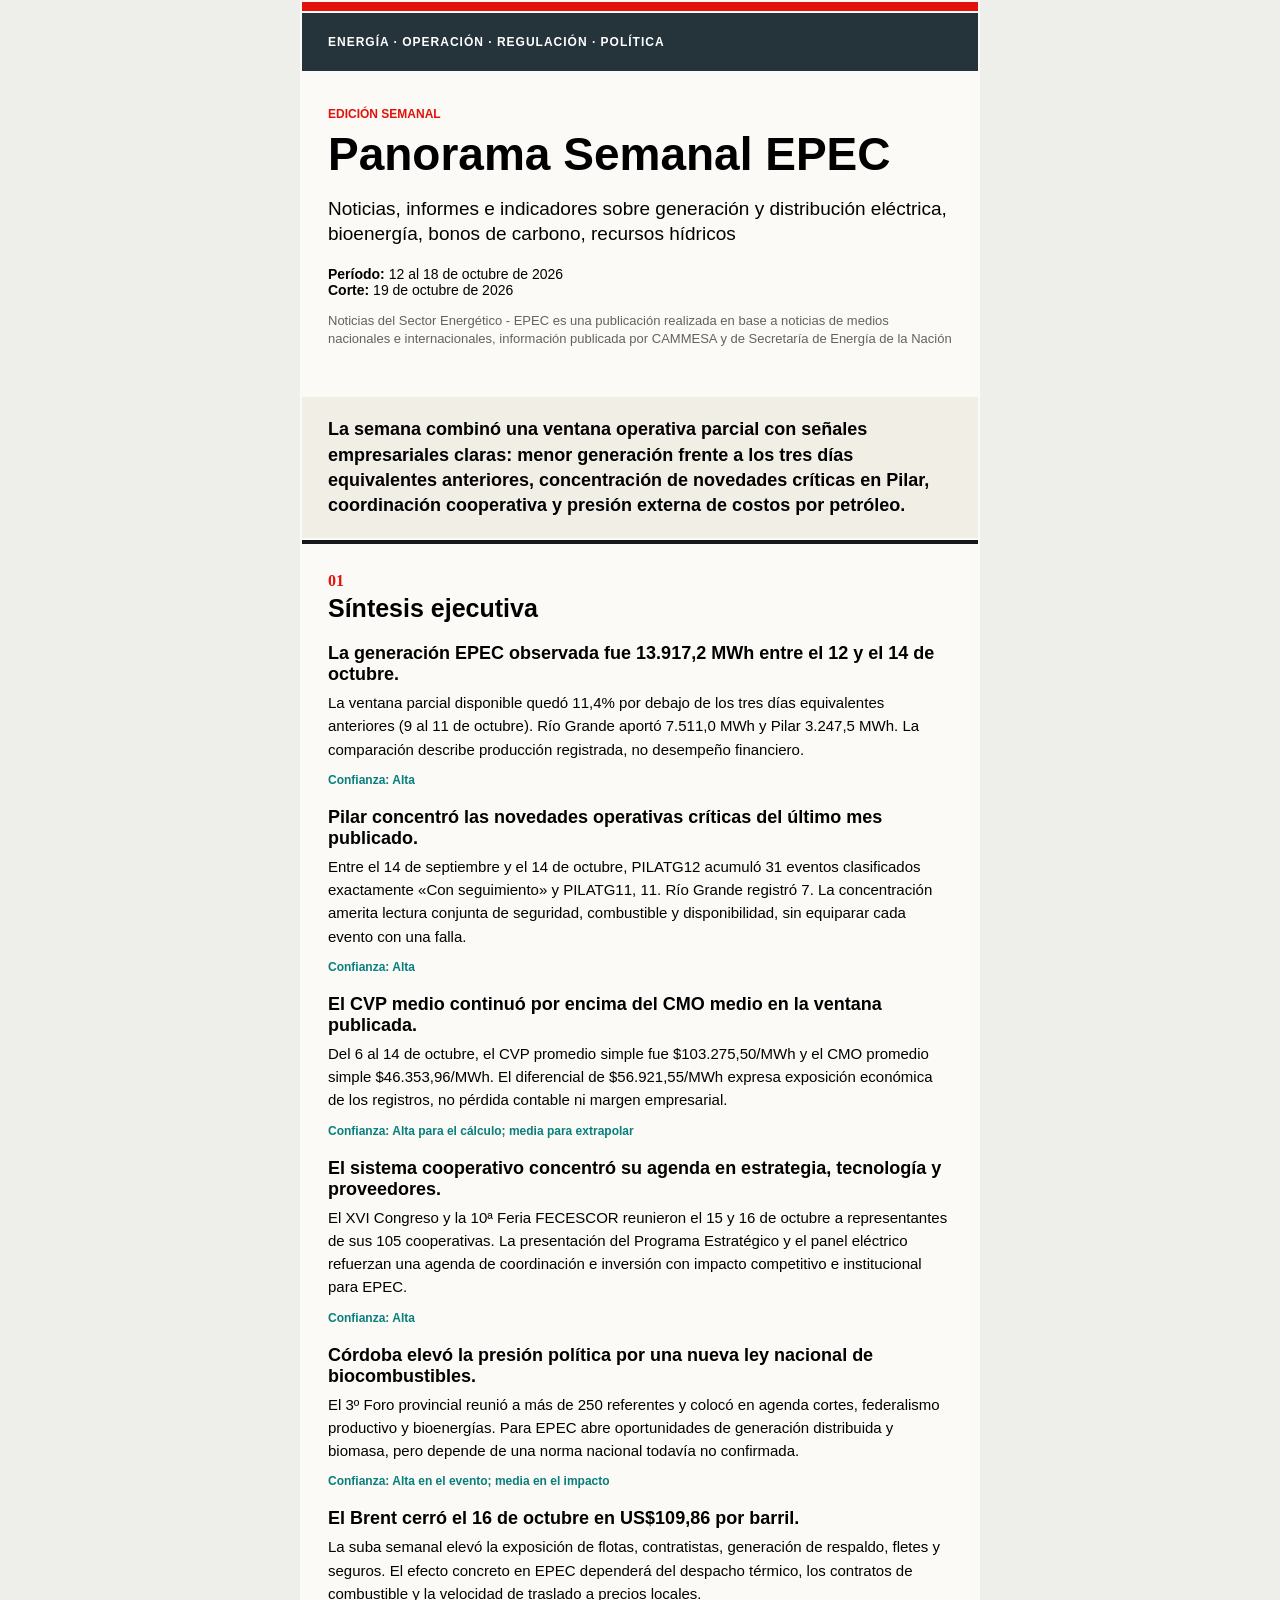
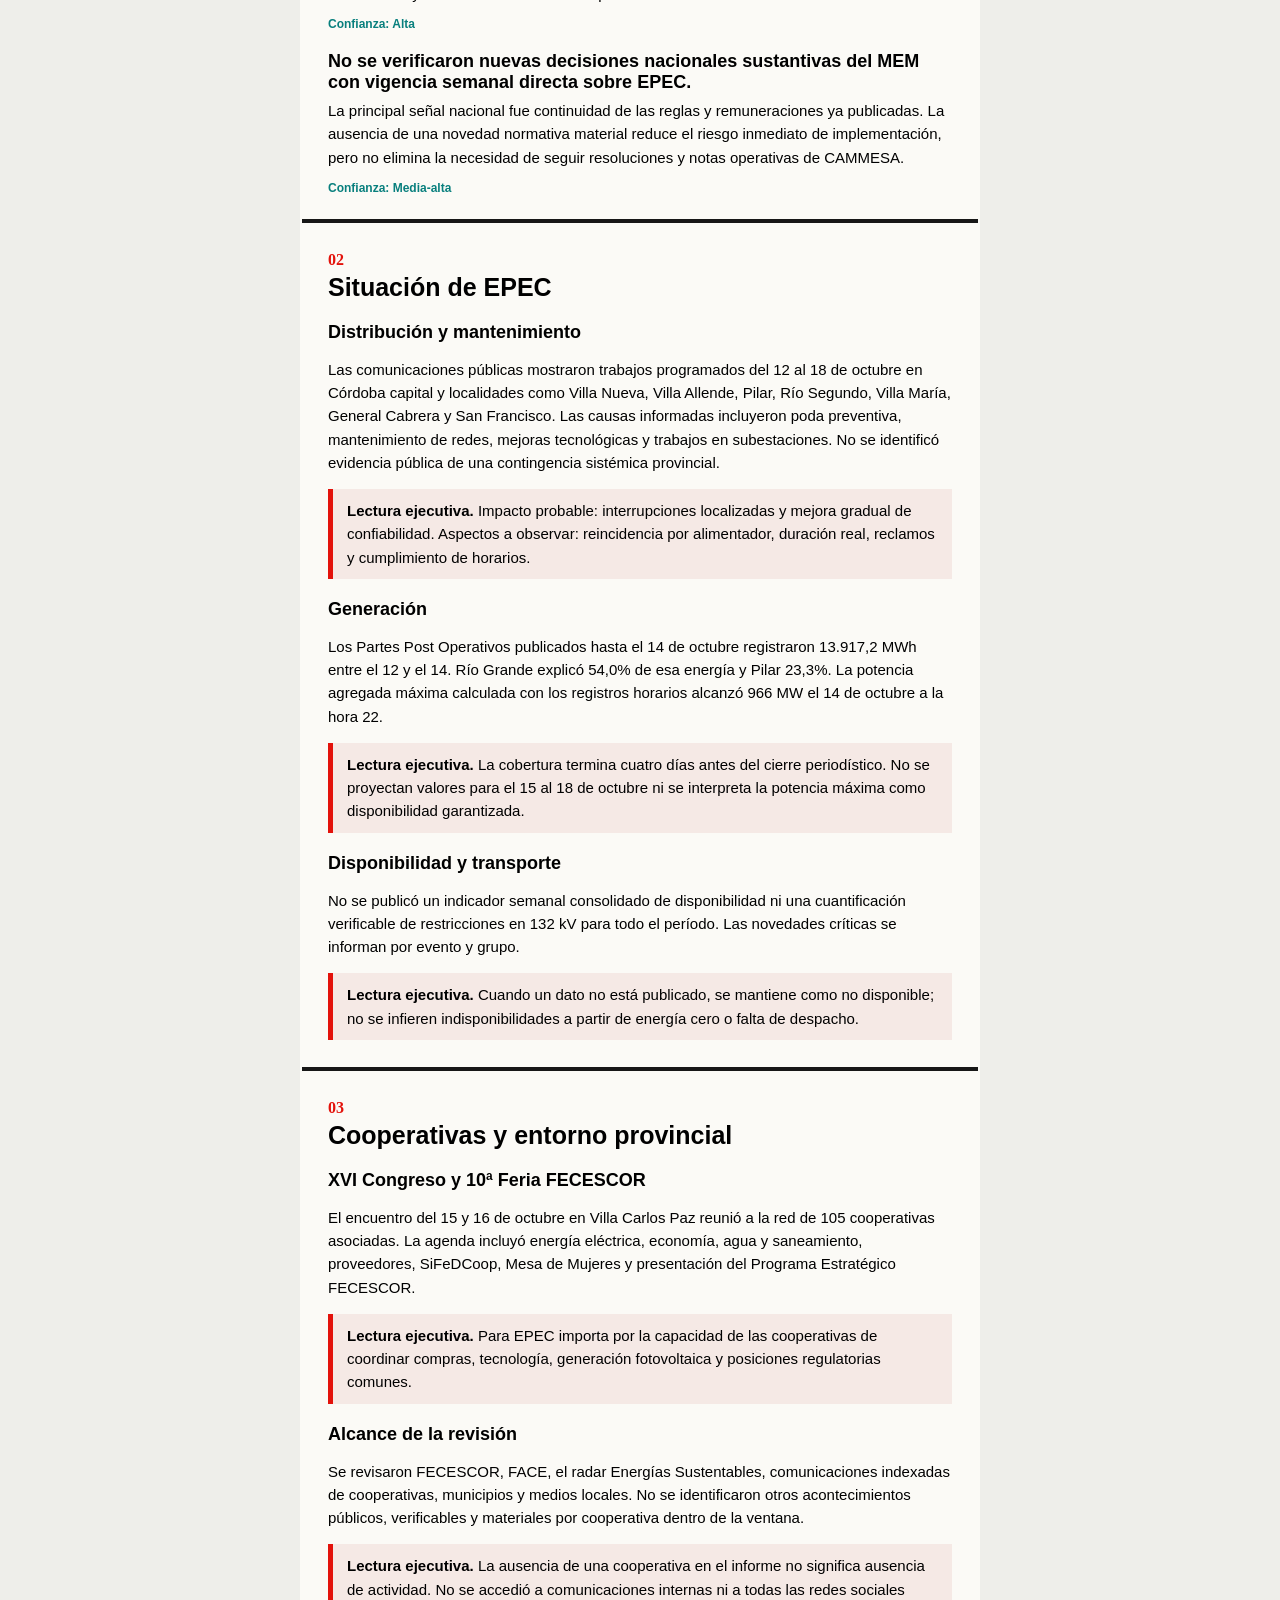
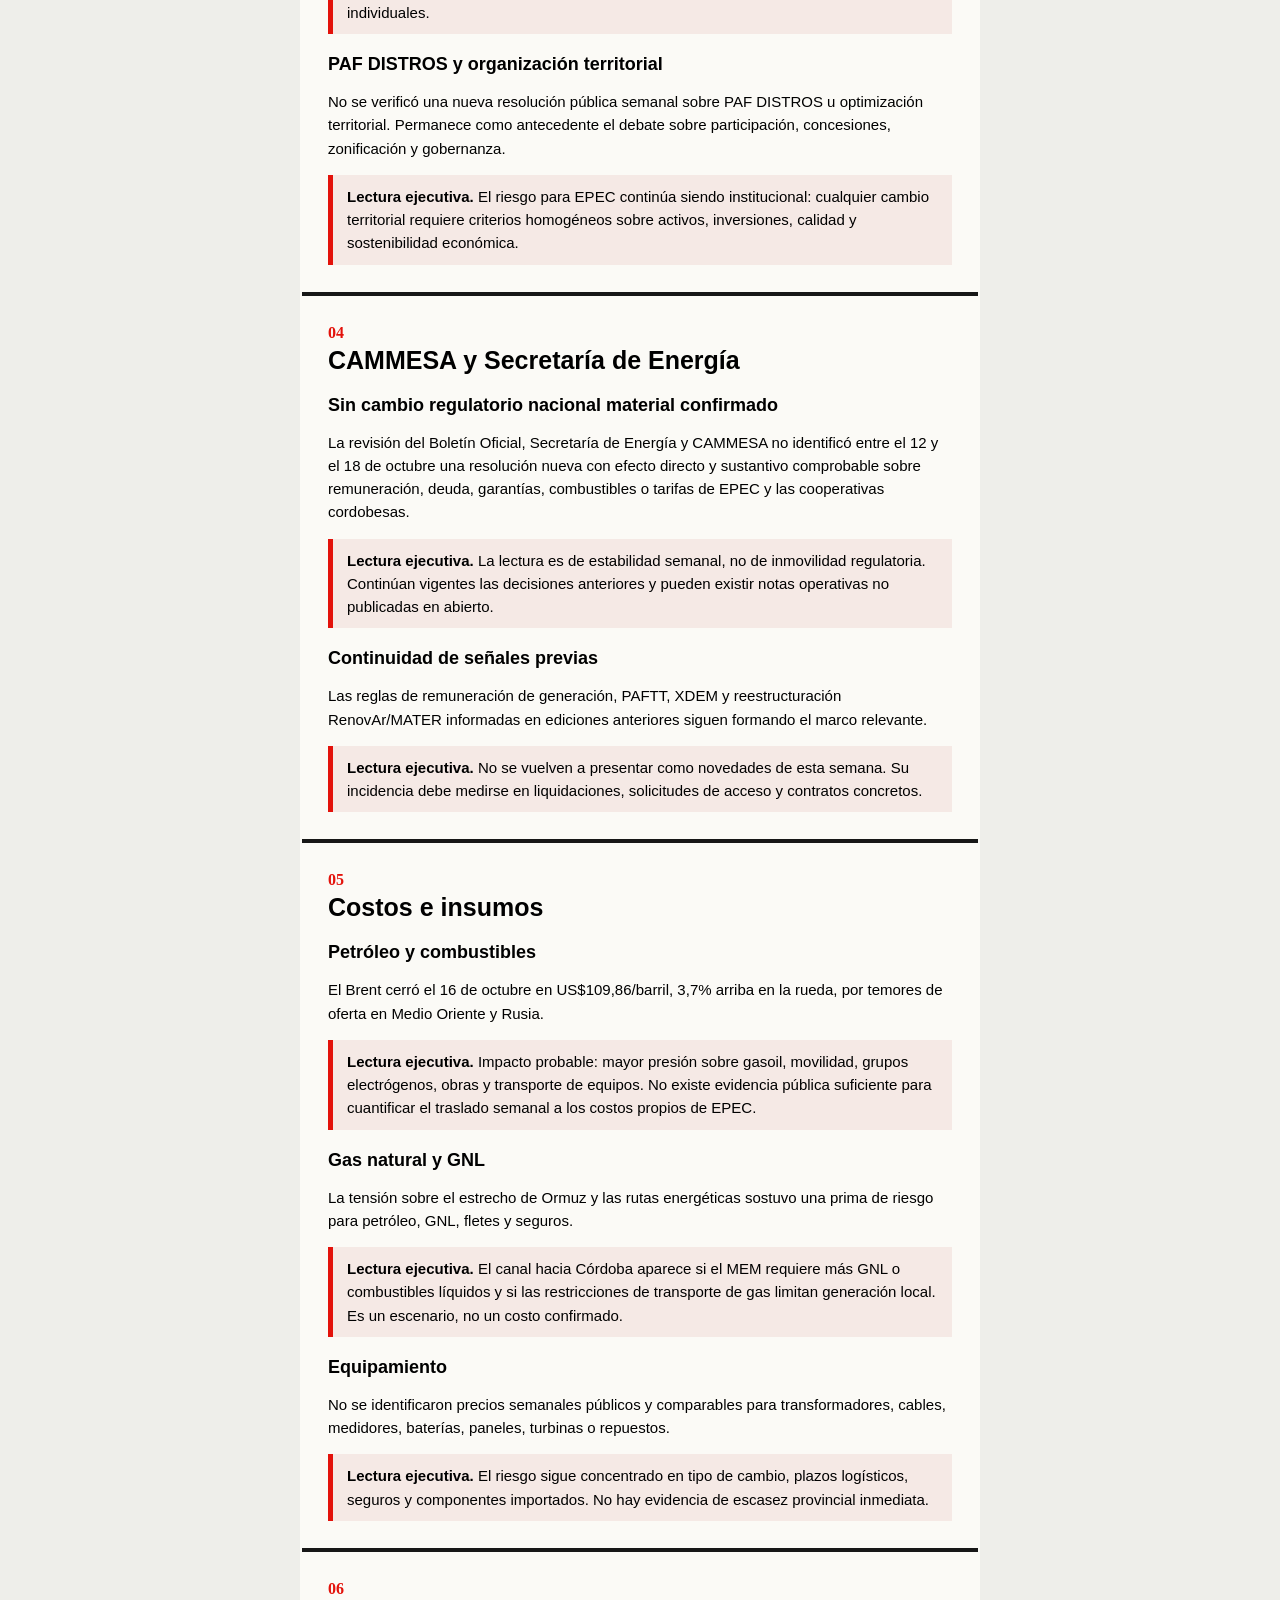
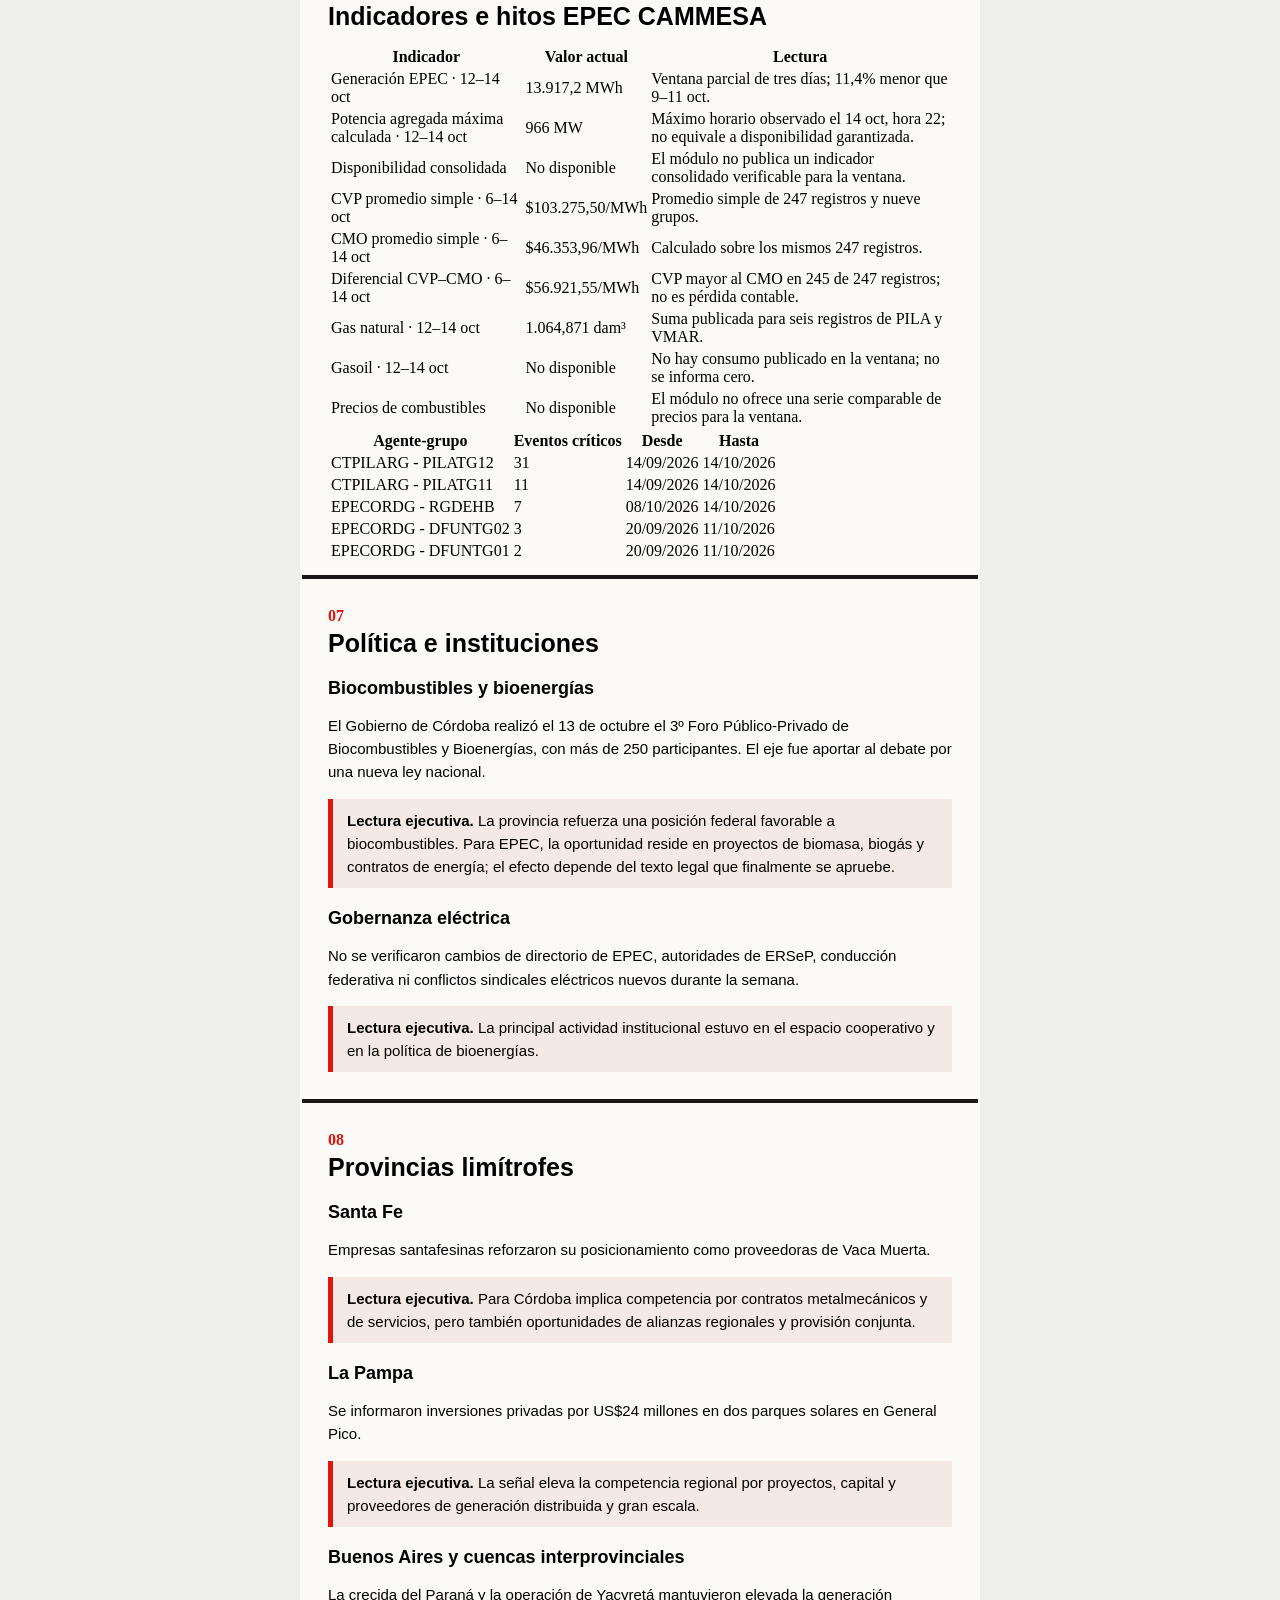
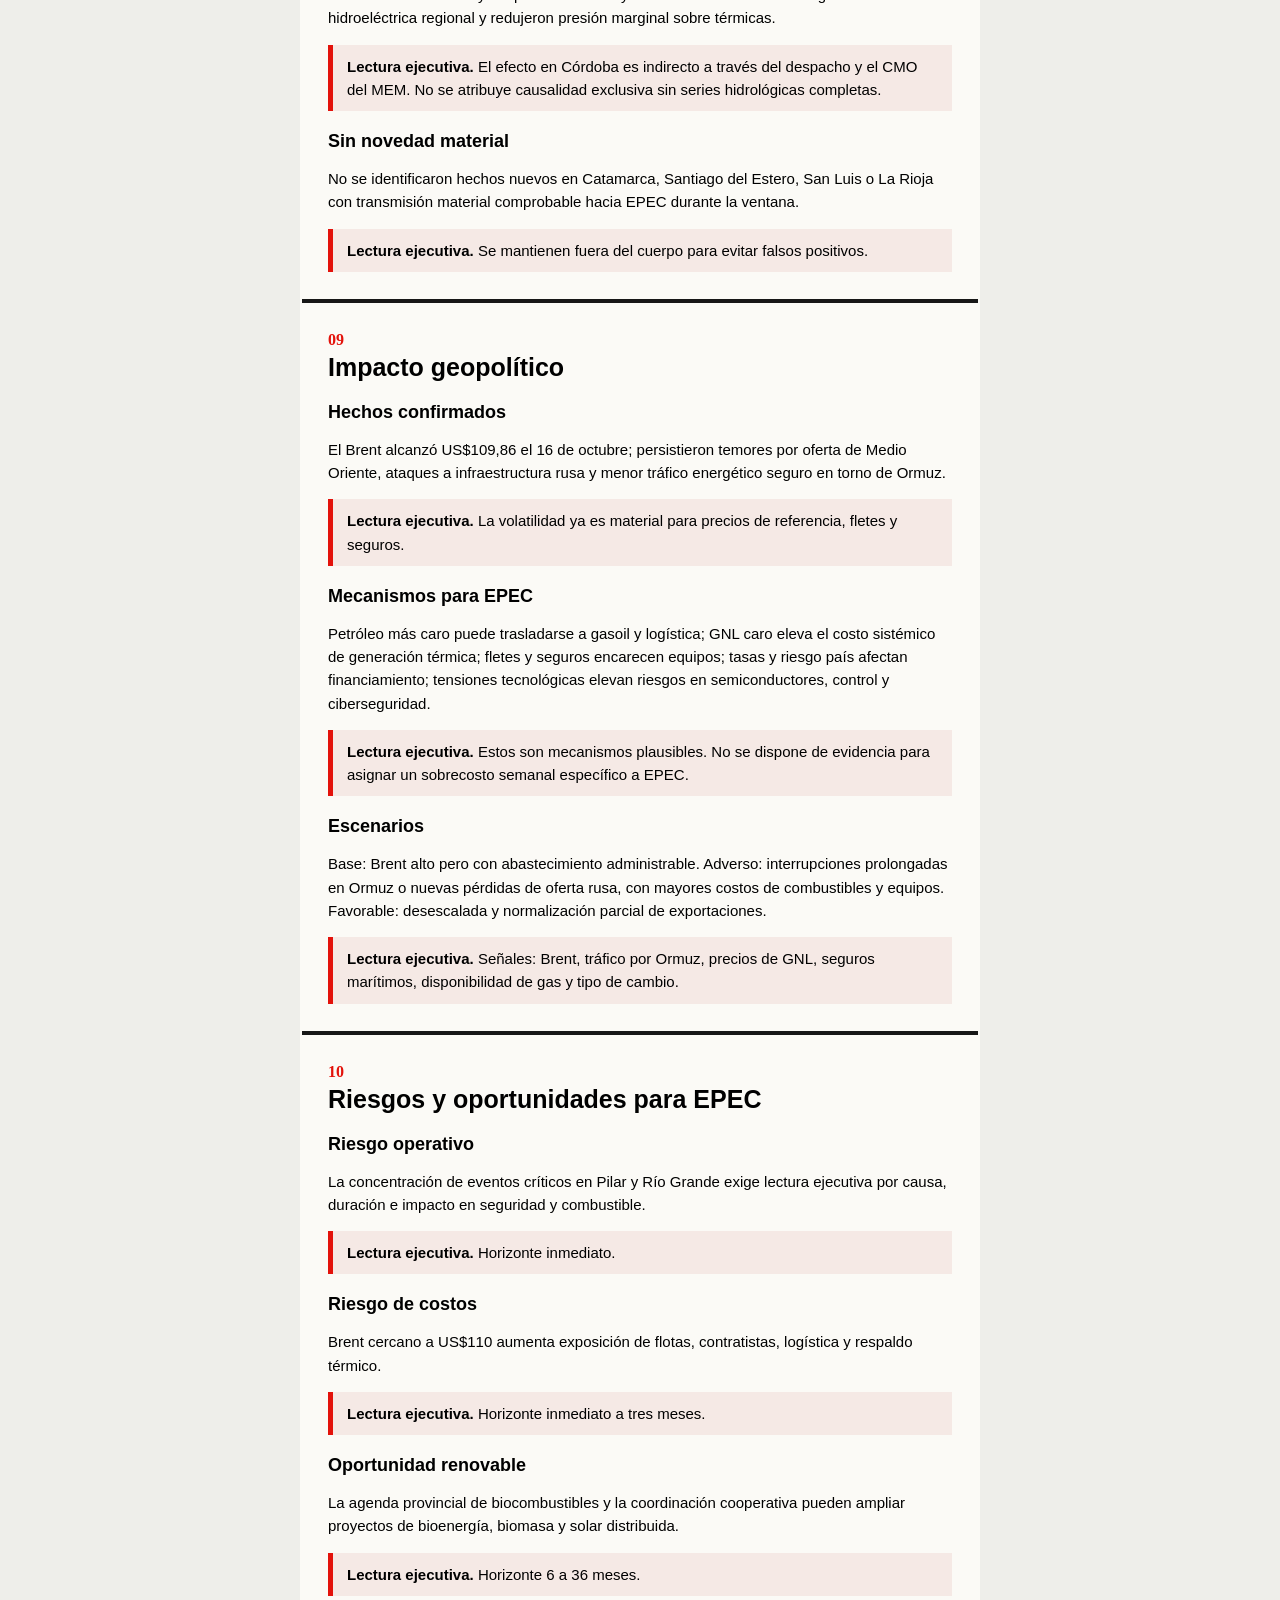
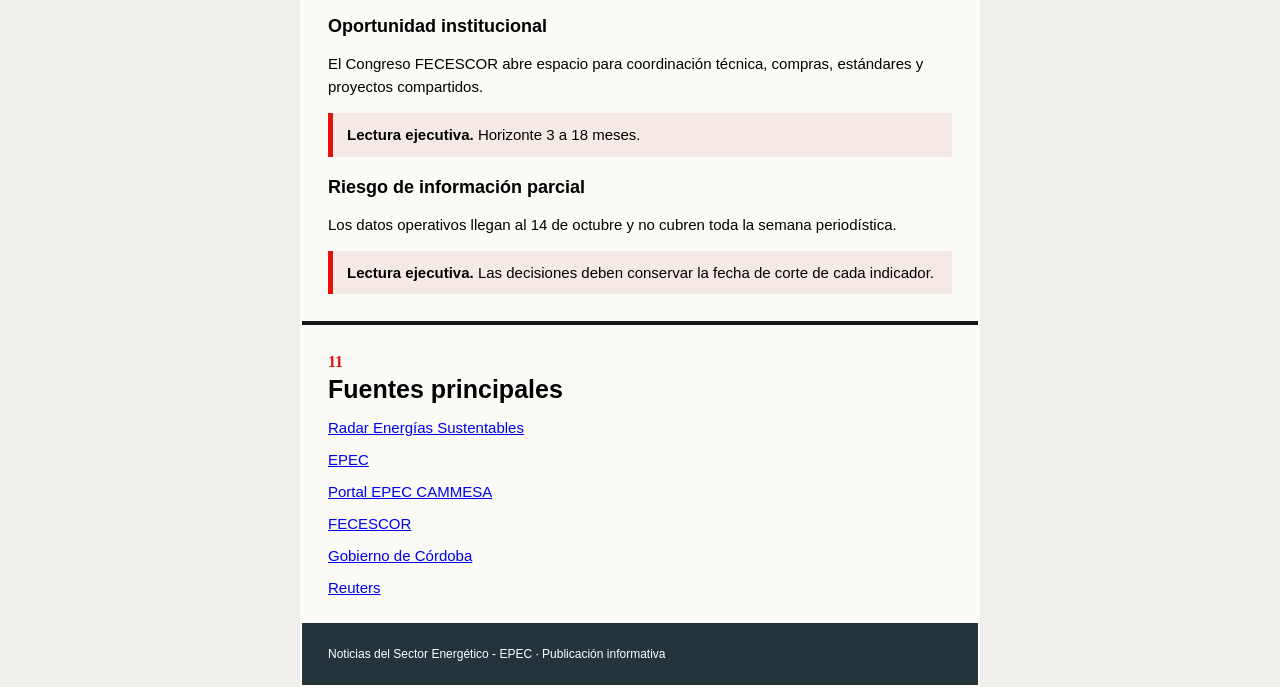
<file: ediciones/2026/10/2026-10-19/Panorama_Semanal_EPEC_2026-10-19_email.html>
<!doctype html><html lang="es"><head><meta charset="utf-8"><meta name="viewport" content="width=device-width,initial-scale=1"><title>Panorama Semanal EPEC</title></head><body style="margin:0;background:#eeeeea"><table role="presentation" width="100%" cellspacing="0" cellpadding="0"><tr><td align="center"><table role="presentation" width="680" style="max-width:680px;width:100%;background:#fbfaf6"><tr><td style="height:7px;background:#e3120b"></td></tr><tr><td style="background:#24343a;color:#fff;padding:22px 26px;font:700 12px Arial;letter-spacing:1px">ENERGÍA · OPERACIÓN · REGULACIÓN · POLÍTICA</td></tr><tr><td style="padding:34px 26px"><div style="color:#e3120b;font:700 12px Arial">EDICIÓN SEMANAL</div><h1 style="font:700 46px/0.95 Arial;margin:12px 0">Panorama Semanal EPEC</h1><p style="font:19px/1.35 Arial">Noticias, informes e indicadores sobre generación y distribución eléctrica, bioenergía, bonos de carbono, recursos hídricos</p><p style="font:14px Arial"><b>Período:</b> 12 al 18 de octubre de 2026<br><b>Corte:</b> 19 de octubre de 2026</p><p style="font:13px/1.4 Arial;color:#626262">Noticias del Sector Energético - EPEC es una publicación realizada en base a noticias de medios nacionales e internacionales, información publicada por CAMMESA y de Secretaría de Energía de la Nación</p></td></tr><tr><td style="padding:20px 26px;background:#f1eee6;font:700 18px/1.4 Arial">La semana combinó una ventana operativa parcial con señales empresariales claras: menor generación frente a los tres días equivalentes anteriores, concentración de novedades críticas en Pilar, coordinación cooperativa y presión externa de costos por petróleo.</td></tr><tr><td style="padding:28px 26px 10px;border-top:4px solid #171717"><div style="color:#e3120b;font-weight:bold">01</div><h2 style="font-family:Arial,sans-serif;margin:4px 0 14px;font-size:25px">Síntesis ejecutiva</h2><h3 style="font:700 18px Arial;margin:20px 0 6px">La generación EPEC observada fue 13.917,2 MWh entre el 12 y el 14 de octubre.</h3><p style="font:15px/1.55 Arial;margin:0 0 8px">La ventana parcial disponible quedó 11,4% por debajo de los tres días equivalentes anteriores (9 al 11 de octubre). Río Grande aportó 7.511,0 MWh y Pilar 3.247,5 MWh. La comparación describe producción registrada, no desempeño financiero.</p><p style="font:700 12px Arial;color:#087f7d">Confianza: Alta</p><h3 style="font:700 18px Arial;margin:20px 0 6px">Pilar concentró las novedades operativas críticas del último mes publicado.</h3><p style="font:15px/1.55 Arial;margin:0 0 8px">Entre el 14 de septiembre y el 14 de octubre, PILATG12 acumuló 31 eventos clasificados exactamente «Con seguimiento» y PILATG11, 11. Río Grande registró 7. La concentración amerita lectura conjunta de seguridad, combustible y disponibilidad, sin equiparar cada evento con una falla.</p><p style="font:700 12px Arial;color:#087f7d">Confianza: Alta</p><h3 style="font:700 18px Arial;margin:20px 0 6px">El CVP medio continuó por encima del CMO medio en la ventana publicada.</h3><p style="font:15px/1.55 Arial;margin:0 0 8px">Del 6 al 14 de octubre, el CVP promedio simple fue $103.275,50/MWh y el CMO promedio simple $46.353,96/MWh. El diferencial de $56.921,55/MWh expresa exposición económica de los registros, no pérdida contable ni margen empresarial.</p><p style="font:700 12px Arial;color:#087f7d">Confianza: Alta para el cálculo; media para extrapolar</p><h3 style="font:700 18px Arial;margin:20px 0 6px">El sistema cooperativo concentró su agenda en estrategia, tecnología y proveedores.</h3><p style="font:15px/1.55 Arial;margin:0 0 8px">El XVI Congreso y la 10ª Feria FECESCOR reunieron el 15 y 16 de octubre a representantes de sus 105 cooperativas. La presentación del Programa Estratégico y el panel eléctrico refuerzan una agenda de coordinación e inversión con impacto competitivo e institucional para EPEC.</p><p style="font:700 12px Arial;color:#087f7d">Confianza: Alta</p><h3 style="font:700 18px Arial;margin:20px 0 6px">Córdoba elevó la presión política por una nueva ley nacional de biocombustibles.</h3><p style="font:15px/1.55 Arial;margin:0 0 8px">El 3º Foro provincial reunió a más de 250 referentes y colocó en agenda cortes, federalismo productivo y bioenergías. Para EPEC abre oportunidades de generación distribuida y biomasa, pero depende de una norma nacional todavía no confirmada.</p><p style="font:700 12px Arial;color:#087f7d">Confianza: Alta en el evento; media en el impacto</p><h3 style="font:700 18px Arial;margin:20px 0 6px">El Brent cerró el 16 de octubre en US$109,86 por barril.</h3><p style="font:15px/1.55 Arial;margin:0 0 8px">La suba semanal elevó la exposición de flotas, contratistas, generación de respaldo, fletes y seguros. El efecto concreto en EPEC dependerá del despacho térmico, los contratos de combustible y la velocidad de traslado a precios locales.</p><p style="font:700 12px Arial;color:#087f7d">Confianza: Alta</p><h3 style="font:700 18px Arial;margin:20px 0 6px">No se verificaron nuevas decisiones nacionales sustantivas del MEM con vigencia semanal directa sobre EPEC.</h3><p style="font:15px/1.55 Arial;margin:0 0 8px">La principal señal nacional fue continuidad de las reglas y remuneraciones ya publicadas. La ausencia de una novedad normativa material reduce el riesgo inmediato de implementación, pero no elimina la necesidad de seguir resoluciones y notas operativas de CAMMESA.</p><p style="font:700 12px Arial;color:#087f7d">Confianza: Media-alta</p></td></tr><tr><td style="padding:28px 26px 10px;border-top:4px solid #171717"><div style="color:#e3120b;font-weight:bold">02</div><h2 style="font-family:Arial,sans-serif;margin:4px 0 14px;font-size:25px">Situación de EPEC</h2><h3 style="font:700 18px Arial;margin:20px 0 6px">Distribución y mantenimiento</h3><p style="font:15px/1.55 Arial">Las comunicaciones públicas mostraron trabajos programados del 12 al 18 de octubre en Córdoba capital y localidades como Villa Nueva, Villa Allende, Pilar, Río Segundo, Villa María, General Cabrera y San Francisco. Las causas informadas incluyeron poda preventiva, mantenimiento de redes, mejoras tecnológicas y trabajos en subestaciones. No se identificó evidencia pública de una contingencia sistémica provincial.</p><p style="font:15px/1.55 Arial;border-left:5px solid #e3120b;padding:10px 14px;background:#f5e9e5"><b>Lectura ejecutiva.</b> Impacto probable: interrupciones localizadas y mejora gradual de confiabilidad. Aspectos a observar: reincidencia por alimentador, duración real, reclamos y cumplimiento de horarios.</p><h3 style="font:700 18px Arial;margin:20px 0 6px">Generación</h3><p style="font:15px/1.55 Arial">Los Partes Post Operativos publicados hasta el 14 de octubre registraron 13.917,2 MWh entre el 12 y el 14. Río Grande explicó 54,0% de esa energía y Pilar 23,3%. La potencia agregada máxima calculada con los registros horarios alcanzó 966 MW el 14 de octubre a la hora 22.</p><p style="font:15px/1.55 Arial;border-left:5px solid #e3120b;padding:10px 14px;background:#f5e9e5"><b>Lectura ejecutiva.</b> La cobertura termina cuatro días antes del cierre periodístico. No se proyectan valores para el 15 al 18 de octubre ni se interpreta la potencia máxima como disponibilidad garantizada.</p><h3 style="font:700 18px Arial;margin:20px 0 6px">Disponibilidad y transporte</h3><p style="font:15px/1.55 Arial">No se publicó un indicador semanal consolidado de disponibilidad ni una cuantificación verificable de restricciones en 132 kV para todo el período. Las novedades críticas se informan por evento y grupo.</p><p style="font:15px/1.55 Arial;border-left:5px solid #e3120b;padding:10px 14px;background:#f5e9e5"><b>Lectura ejecutiva.</b> Cuando un dato no está publicado, se mantiene como no disponible; no se infieren indisponibilidades a partir de energía cero o falta de despacho.</p></td></tr><tr><td style="padding:28px 26px 10px;border-top:4px solid #171717"><div style="color:#e3120b;font-weight:bold">03</div><h2 style="font-family:Arial,sans-serif;margin:4px 0 14px;font-size:25px">Cooperativas y entorno provincial</h2><h3 style="font:700 18px Arial;margin:20px 0 6px">XVI Congreso y 10ª Feria FECESCOR</h3><p style="font:15px/1.55 Arial">El encuentro del 15 y 16 de octubre en Villa Carlos Paz reunió a la red de 105 cooperativas asociadas. La agenda incluyó energía eléctrica, economía, agua y saneamiento, proveedores, SiFeDCoop, Mesa de Mujeres y presentación del Programa Estratégico FECESCOR.</p><p style="font:15px/1.55 Arial;border-left:5px solid #e3120b;padding:10px 14px;background:#f5e9e5"><b>Lectura ejecutiva.</b> Para EPEC importa por la capacidad de las cooperativas de coordinar compras, tecnología, generación fotovoltaica y posiciones regulatorias comunes.</p><h3 style="font:700 18px Arial;margin:20px 0 6px">Alcance de la revisión</h3><p style="font:15px/1.55 Arial">Se revisaron FECESCOR, FACE, el radar Energías Sustentables, comunicaciones indexadas de cooperativas, municipios y medios locales. No se identificaron otros acontecimientos públicos, verificables y materiales por cooperativa dentro de la ventana.</p><p style="font:15px/1.55 Arial;border-left:5px solid #e3120b;padding:10px 14px;background:#f5e9e5"><b>Lectura ejecutiva.</b> La ausencia de una cooperativa en el informe no significa ausencia de actividad. No se accedió a comunicaciones internas ni a todas las redes sociales individuales.</p><h3 style="font:700 18px Arial;margin:20px 0 6px">PAF DISTROS y organización territorial</h3><p style="font:15px/1.55 Arial">No se verificó una nueva resolución pública semanal sobre PAF DISTROS u optimización territorial. Permanece como antecedente el debate sobre participación, concesiones, zonificación y gobernanza.</p><p style="font:15px/1.55 Arial;border-left:5px solid #e3120b;padding:10px 14px;background:#f5e9e5"><b>Lectura ejecutiva.</b> El riesgo para EPEC continúa siendo institucional: cualquier cambio territorial requiere criterios homogéneos sobre activos, inversiones, calidad y sostenibilidad económica.</p></td></tr><tr><td style="padding:28px 26px 10px;border-top:4px solid #171717"><div style="color:#e3120b;font-weight:bold">04</div><h2 style="font-family:Arial,sans-serif;margin:4px 0 14px;font-size:25px">CAMMESA y Secretaría de Energía</h2><h3 style="font:700 18px Arial;margin:20px 0 6px">Sin cambio regulatorio nacional material confirmado</h3><p style="font:15px/1.55 Arial">La revisión del Boletín Oficial, Secretaría de Energía y CAMMESA no identificó entre el 12 y el 18 de octubre una resolución nueva con efecto directo y sustantivo comprobable sobre remuneración, deuda, garantías, combustibles o tarifas de EPEC y las cooperativas cordobesas.</p><p style="font:15px/1.55 Arial;border-left:5px solid #e3120b;padding:10px 14px;background:#f5e9e5"><b>Lectura ejecutiva.</b> La lectura es de estabilidad semanal, no de inmovilidad regulatoria. Continúan vigentes las decisiones anteriores y pueden existir notas operativas no publicadas en abierto.</p><h3 style="font:700 18px Arial;margin:20px 0 6px">Continuidad de señales previas</h3><p style="font:15px/1.55 Arial">Las reglas de remuneración de generación, PAFTT, XDEM y reestructuración RenovAr/MATER informadas en ediciones anteriores siguen formando el marco relevante.</p><p style="font:15px/1.55 Arial;border-left:5px solid #e3120b;padding:10px 14px;background:#f5e9e5"><b>Lectura ejecutiva.</b> No se vuelven a presentar como novedades de esta semana. Su incidencia debe medirse en liquidaciones, solicitudes de acceso y contratos concretos.</p></td></tr><tr><td style="padding:28px 26px 10px;border-top:4px solid #171717"><div style="color:#e3120b;font-weight:bold">05</div><h2 style="font-family:Arial,sans-serif;margin:4px 0 14px;font-size:25px">Costos e insumos</h2><h3 style="font:700 18px Arial;margin:20px 0 6px">Petróleo y combustibles</h3><p style="font:15px/1.55 Arial">El Brent cerró el 16 de octubre en US$109,86/barril, 3,7% arriba en la rueda, por temores de oferta en Medio Oriente y Rusia.</p><p style="font:15px/1.55 Arial;border-left:5px solid #e3120b;padding:10px 14px;background:#f5e9e5"><b>Lectura ejecutiva.</b> Impacto probable: mayor presión sobre gasoil, movilidad, grupos electrógenos, obras y transporte de equipos. No existe evidencia pública suficiente para cuantificar el traslado semanal a los costos propios de EPEC.</p><h3 style="font:700 18px Arial;margin:20px 0 6px">Gas natural y GNL</h3><p style="font:15px/1.55 Arial">La tensión sobre el estrecho de Ormuz y las rutas energéticas sostuvo una prima de riesgo para petróleo, GNL, fletes y seguros.</p><p style="font:15px/1.55 Arial;border-left:5px solid #e3120b;padding:10px 14px;background:#f5e9e5"><b>Lectura ejecutiva.</b> El canal hacia Córdoba aparece si el MEM requiere más GNL o combustibles líquidos y si las restricciones de transporte de gas limitan generación local. Es un escenario, no un costo confirmado.</p><h3 style="font:700 18px Arial;margin:20px 0 6px">Equipamiento</h3><p style="font:15px/1.55 Arial">No se identificaron precios semanales públicos y comparables para transformadores, cables, medidores, baterías, paneles, turbinas o repuestos.</p><p style="font:15px/1.55 Arial;border-left:5px solid #e3120b;padding:10px 14px;background:#f5e9e5"><b>Lectura ejecutiva.</b> El riesgo sigue concentrado en tipo de cambio, plazos logísticos, seguros y componentes importados. No hay evidencia de escasez provincial inmediata.</p></td></tr><tr><td style="padding:28px 26px 10px;border-top:4px solid #171717"><div style="color:#e3120b;font-weight:bold">06</div><h2 style="font-family:Arial,sans-serif;margin:4px 0 14px;font-size:25px">Indicadores e hitos EPEC CAMMESA</h2><div class="table-wrap"><table><thead><tr><th>Indicador</th><th>Valor actual</th><th>Lectura</th></tr></thead><tbody><tr><td>Generación EPEC · 12–14 oct</td><td>13.917,2 MWh</td><td>Ventana parcial de tres días; 11,4% menor que 9–11 oct.</td></tr><tr><td>Potencia agregada máxima calculada · 12–14 oct</td><td>966 MW</td><td>Máximo horario observado el 14 oct, hora 22; no equivale a disponibilidad garantizada.</td></tr><tr><td>Disponibilidad consolidada</td><td>No disponible</td><td>El módulo no publica un indicador consolidado verificable para la ventana.</td></tr><tr><td>CVP promedio simple · 6–14 oct</td><td>$103.275,50/MWh</td><td>Promedio simple de 247 registros y nueve grupos.</td></tr><tr><td>CMO promedio simple · 6–14 oct</td><td>$46.353,96/MWh</td><td>Calculado sobre los mismos 247 registros.</td></tr><tr><td>Diferencial CVP–CMO · 6–14 oct</td><td>$56.921,55/MWh</td><td>CVP mayor al CMO en 245 de 247 registros; no es pérdida contable.</td></tr><tr><td>Gas natural · 12–14 oct</td><td>1.064,871 dam³</td><td>Suma publicada para seis registros de PILA y VMAR.</td></tr><tr><td>Gasoil · 12–14 oct</td><td>No disponible</td><td>No hay consumo publicado en la ventana; no se informa cero.</td></tr><tr><td>Precios de combustibles</td><td>No disponible</td><td>El módulo no ofrece una serie comparable de precios para la ventana.</td></tr></tbody></table></div><div class="table-wrap"><table><thead><tr><th>Agente-grupo</th><th>Eventos críticos</th><th>Desde</th><th>Hasta</th></tr></thead><tbody><tr><td>CTPILARG - PILATG12</td><td>31</td><td>14/09/2026</td><td>14/10/2026</td></tr><tr><td>CTPILARG - PILATG11</td><td>11</td><td>14/09/2026</td><td>14/10/2026</td></tr><tr><td>EPECORDG - RGDEHB</td><td>7</td><td>08/10/2026</td><td>14/10/2026</td></tr><tr><td>EPECORDG - DFUNTG02</td><td>3</td><td>20/09/2026</td><td>11/10/2026</td></tr><tr><td>EPECORDG - DFUNTG01</td><td>2</td><td>20/09/2026</td><td>11/10/2026</td></tr></tbody></table></div></td></tr><tr><td style="padding:28px 26px 10px;border-top:4px solid #171717"><div style="color:#e3120b;font-weight:bold">07</div><h2 style="font-family:Arial,sans-serif;margin:4px 0 14px;font-size:25px">Política e instituciones</h2><h3 style="font:700 18px Arial;margin:20px 0 6px">Biocombustibles y bioenergías</h3><p style="font:15px/1.55 Arial">El Gobierno de Córdoba realizó el 13 de octubre el 3º Foro Público-Privado de Biocombustibles y Bioenergías, con más de 250 participantes. El eje fue aportar al debate por una nueva ley nacional.</p><p style="font:15px/1.55 Arial;border-left:5px solid #e3120b;padding:10px 14px;background:#f5e9e5"><b>Lectura ejecutiva.</b> La provincia refuerza una posición federal favorable a biocombustibles. Para EPEC, la oportunidad reside en proyectos de biomasa, biogás y contratos de energía; el efecto depende del texto legal que finalmente se apruebe.</p><h3 style="font:700 18px Arial;margin:20px 0 6px">Gobernanza eléctrica</h3><p style="font:15px/1.55 Arial">No se verificaron cambios de directorio de EPEC, autoridades de ERSeP, conducción federativa ni conflictos sindicales eléctricos nuevos durante la semana.</p><p style="font:15px/1.55 Arial;border-left:5px solid #e3120b;padding:10px 14px;background:#f5e9e5"><b>Lectura ejecutiva.</b> La principal actividad institucional estuvo en el espacio cooperativo y en la política de bioenergías.</p></td></tr><tr><td style="padding:28px 26px 10px;border-top:4px solid #171717"><div style="color:#e3120b;font-weight:bold">08</div><h2 style="font-family:Arial,sans-serif;margin:4px 0 14px;font-size:25px">Provincias limítrofes</h2><h3 style="font:700 18px Arial;margin:20px 0 6px">Santa Fe</h3><p style="font:15px/1.55 Arial">Empresas santafesinas reforzaron su posicionamiento como proveedoras de Vaca Muerta.</p><p style="font:15px/1.55 Arial;border-left:5px solid #e3120b;padding:10px 14px;background:#f5e9e5"><b>Lectura ejecutiva.</b> Para Córdoba implica competencia por contratos metalmecánicos y de servicios, pero también oportunidades de alianzas regionales y provisión conjunta.</p><h3 style="font:700 18px Arial;margin:20px 0 6px">La Pampa</h3><p style="font:15px/1.55 Arial">Se informaron inversiones privadas por US$24 millones en dos parques solares en General Pico.</p><p style="font:15px/1.55 Arial;border-left:5px solid #e3120b;padding:10px 14px;background:#f5e9e5"><b>Lectura ejecutiva.</b> La señal eleva la competencia regional por proyectos, capital y proveedores de generación distribuida y gran escala.</p><h3 style="font:700 18px Arial;margin:20px 0 6px">Buenos Aires y cuencas interprovinciales</h3><p style="font:15px/1.55 Arial">La crecida del Paraná y la operación de Yacyretá mantuvieron elevada la generación hidroeléctrica regional y redujeron presión marginal sobre térmicas.</p><p style="font:15px/1.55 Arial;border-left:5px solid #e3120b;padding:10px 14px;background:#f5e9e5"><b>Lectura ejecutiva.</b> El efecto en Córdoba es indirecto a través del despacho y el CMO del MEM. No se atribuye causalidad exclusiva sin series hidrológicas completas.</p><h3 style="font:700 18px Arial;margin:20px 0 6px">Sin novedad material</h3><p style="font:15px/1.55 Arial">No se identificaron hechos nuevos en Catamarca, Santiago del Estero, San Luis o La Rioja con transmisión material comprobable hacia EPEC durante la ventana.</p><p style="font:15px/1.55 Arial;border-left:5px solid #e3120b;padding:10px 14px;background:#f5e9e5"><b>Lectura ejecutiva.</b> Se mantienen fuera del cuerpo para evitar falsos positivos.</p></td></tr><tr><td style="padding:28px 26px 10px;border-top:4px solid #171717"><div style="color:#e3120b;font-weight:bold">09</div><h2 style="font-family:Arial,sans-serif;margin:4px 0 14px;font-size:25px">Impacto geopolítico</h2><h3 style="font:700 18px Arial;margin:20px 0 6px">Hechos confirmados</h3><p style="font:15px/1.55 Arial">El Brent alcanzó US$109,86 el 16 de octubre; persistieron temores por oferta de Medio Oriente, ataques a infraestructura rusa y menor tráfico energético seguro en torno de Ormuz.</p><p style="font:15px/1.55 Arial;border-left:5px solid #e3120b;padding:10px 14px;background:#f5e9e5"><b>Lectura ejecutiva.</b> La volatilidad ya es material para precios de referencia, fletes y seguros.</p><h3 style="font:700 18px Arial;margin:20px 0 6px">Mecanismos para EPEC</h3><p style="font:15px/1.55 Arial">Petróleo más caro puede trasladarse a gasoil y logística; GNL caro eleva el costo sistémico de generación térmica; fletes y seguros encarecen equipos; tasas y riesgo país afectan financiamiento; tensiones tecnológicas elevan riesgos en semiconductores, control y ciberseguridad.</p><p style="font:15px/1.55 Arial;border-left:5px solid #e3120b;padding:10px 14px;background:#f5e9e5"><b>Lectura ejecutiva.</b> Estos son mecanismos plausibles. No se dispone de evidencia para asignar un sobrecosto semanal específico a EPEC.</p><h3 style="font:700 18px Arial;margin:20px 0 6px">Escenarios</h3><p style="font:15px/1.55 Arial">Base: Brent alto pero con abastecimiento administrable. Adverso: interrupciones prolongadas en Ormuz o nuevas pérdidas de oferta rusa, con mayores costos de combustibles y equipos. Favorable: desescalada y normalización parcial de exportaciones.</p><p style="font:15px/1.55 Arial;border-left:5px solid #e3120b;padding:10px 14px;background:#f5e9e5"><b>Lectura ejecutiva.</b> Señales: Brent, tráfico por Ormuz, precios de GNL, seguros marítimos, disponibilidad de gas y tipo de cambio.</p></td></tr><tr><td style="padding:28px 26px 10px;border-top:4px solid #171717"><div style="color:#e3120b;font-weight:bold">10</div><h2 style="font-family:Arial,sans-serif;margin:4px 0 14px;font-size:25px">Riesgos y oportunidades para EPEC</h2><h3 style="font:700 18px Arial;margin:20px 0 6px">Riesgo operativo</h3><p style="font:15px/1.55 Arial">La concentración de eventos críticos en Pilar y Río Grande exige lectura ejecutiva por causa, duración e impacto en seguridad y combustible.</p><p style="font:15px/1.55 Arial;border-left:5px solid #e3120b;padding:10px 14px;background:#f5e9e5"><b>Lectura ejecutiva.</b> Horizonte inmediato.</p><h3 style="font:700 18px Arial;margin:20px 0 6px">Riesgo de costos</h3><p style="font:15px/1.55 Arial">Brent cercano a US$110 aumenta exposición de flotas, contratistas, logística y respaldo térmico.</p><p style="font:15px/1.55 Arial;border-left:5px solid #e3120b;padding:10px 14px;background:#f5e9e5"><b>Lectura ejecutiva.</b> Horizonte inmediato a tres meses.</p><h3 style="font:700 18px Arial;margin:20px 0 6px">Oportunidad renovable</h3><p style="font:15px/1.55 Arial">La agenda provincial de biocombustibles y la coordinación cooperativa pueden ampliar proyectos de bioenergía, biomasa y solar distribuida.</p><p style="font:15px/1.55 Arial;border-left:5px solid #e3120b;padding:10px 14px;background:#f5e9e5"><b>Lectura ejecutiva.</b> Horizonte 6 a 36 meses.</p><h3 style="font:700 18px Arial;margin:20px 0 6px">Oportunidad institucional</h3><p style="font:15px/1.55 Arial">El Congreso FECESCOR abre espacio para coordinación técnica, compras, estándares y proyectos compartidos.</p><p style="font:15px/1.55 Arial;border-left:5px solid #e3120b;padding:10px 14px;background:#f5e9e5"><b>Lectura ejecutiva.</b> Horizonte 3 a 18 meses.</p><h3 style="font:700 18px Arial;margin:20px 0 6px">Riesgo de información parcial</h3><p style="font:15px/1.55 Arial">Los datos operativos llegan al 14 de octubre y no cubren toda la semana periodística.</p><p style="font:15px/1.55 Arial;border-left:5px solid #e3120b;padding:10px 14px;background:#f5e9e5"><b>Lectura ejecutiva.</b> Las decisiones deben conservar la fecha de corte de cada indicador.</p></td></tr><tr><td style="padding:28px 26px 10px;border-top:4px solid #171717"><div style="color:#e3120b;font-weight:bold">11</div><h2 style="font-family:Arial,sans-serif;margin:4px 0 14px;font-size:25px">Fuentes principales</h2><p style="font:15px Arial"><a href="https://fgpino.github.io/energia/">Radar Energías Sustentables</a></p><p style="font:15px Arial"><a href="https://www.epec.com.ar/actualidad/trabajos-mejoras">EPEC</a></p><p style="font:15px Arial"><a href="https://fgpino.github.io/po-cammesa-epec/">Portal EPEC CAMMESA</a></p><p style="font:15px Arial"><a href="https://fecescor.com.ar/evento/congreso/">FECESCOR</a></p><p style="font:15px Arial"><a href="https://prensa.cba.gov.ar/informacion-general/3-foro-de-biocombustibles-cordoba-impulso-el-debate-por-una-nueva-ley-nacional/">Gobierno de Córdoba</a></p><p style="font:15px Arial"><a href="https://www.reuters.com/business/autos-transportation/oil-edges-down-investors-weigh-possible-us-sanctions-shadow-fleet-2026-10-16/">Reuters</a></p></td></tr><tr><td style="background:#24343a;color:#fff;padding:24px 26px;font:12px Arial">Noticias del Sector Energético - EPEC · Publicación informativa</td></tr></table></td></tr></table></body></html>
</file>
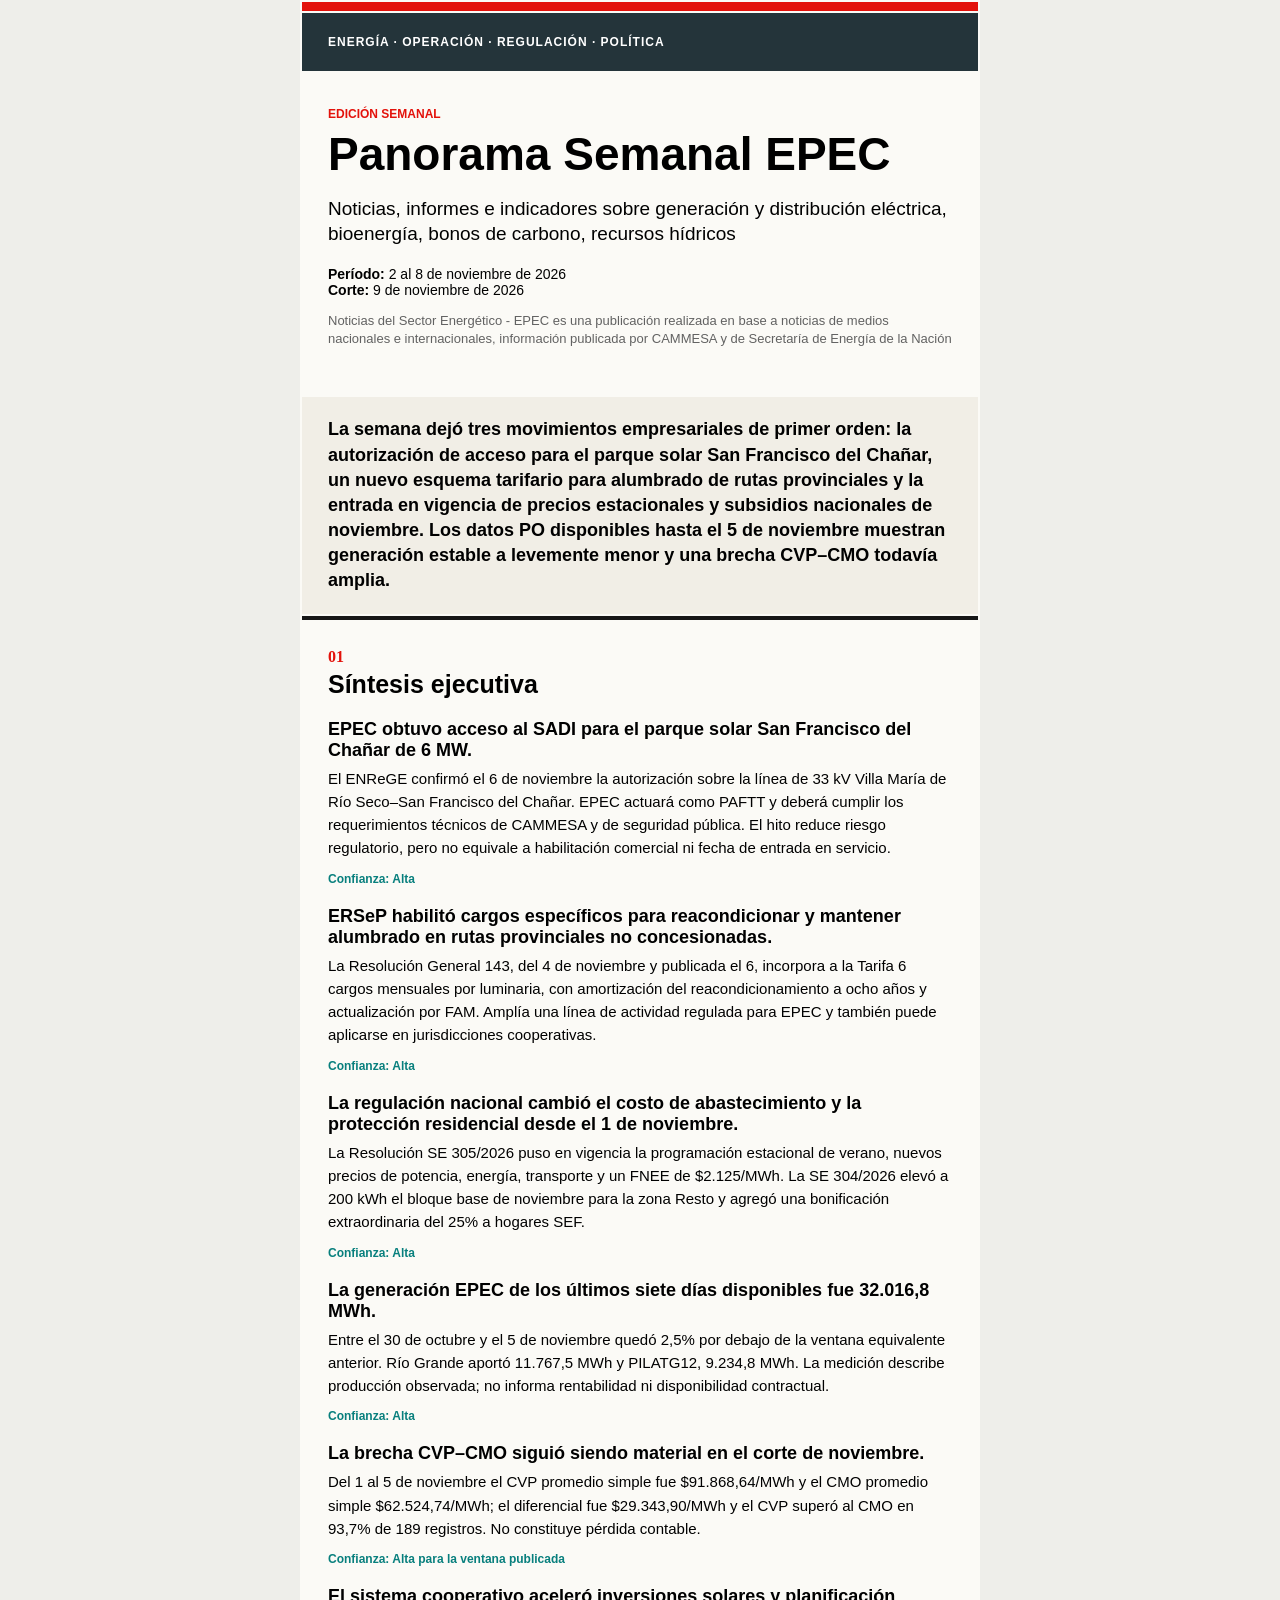
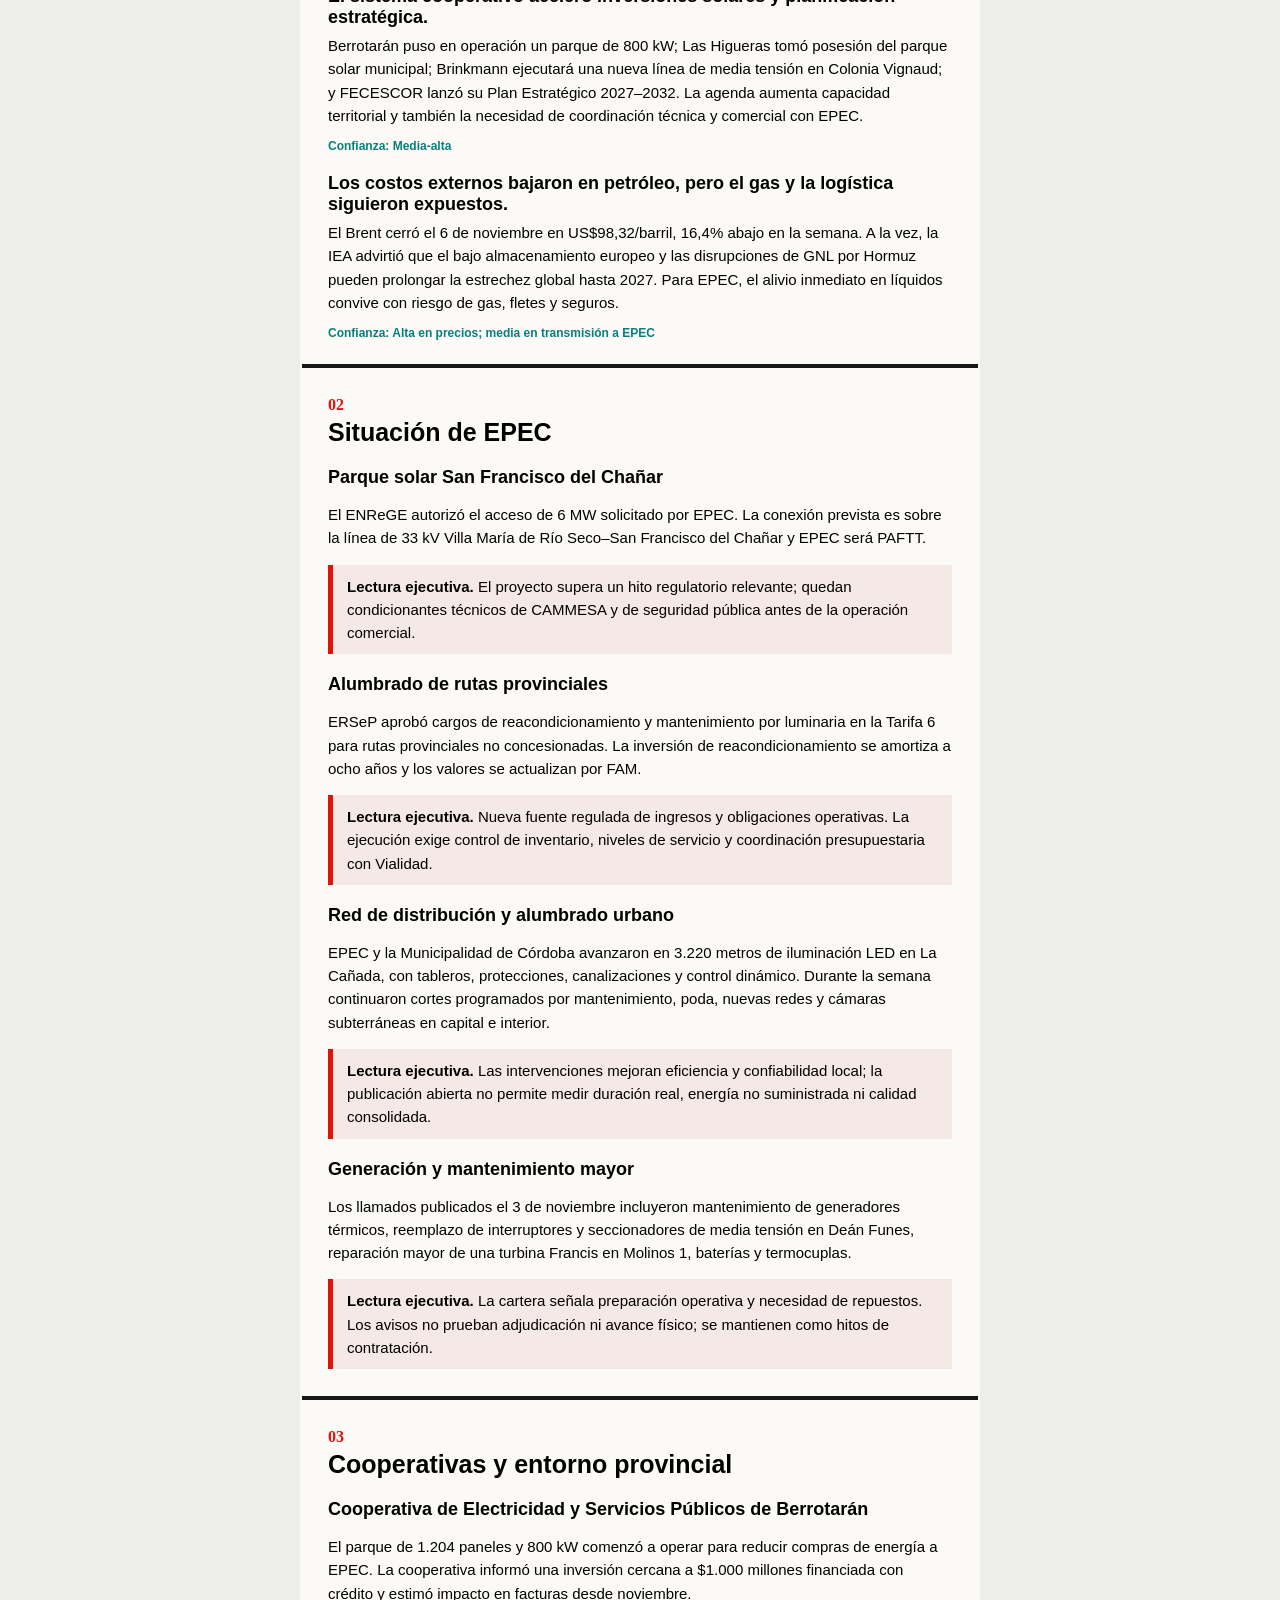
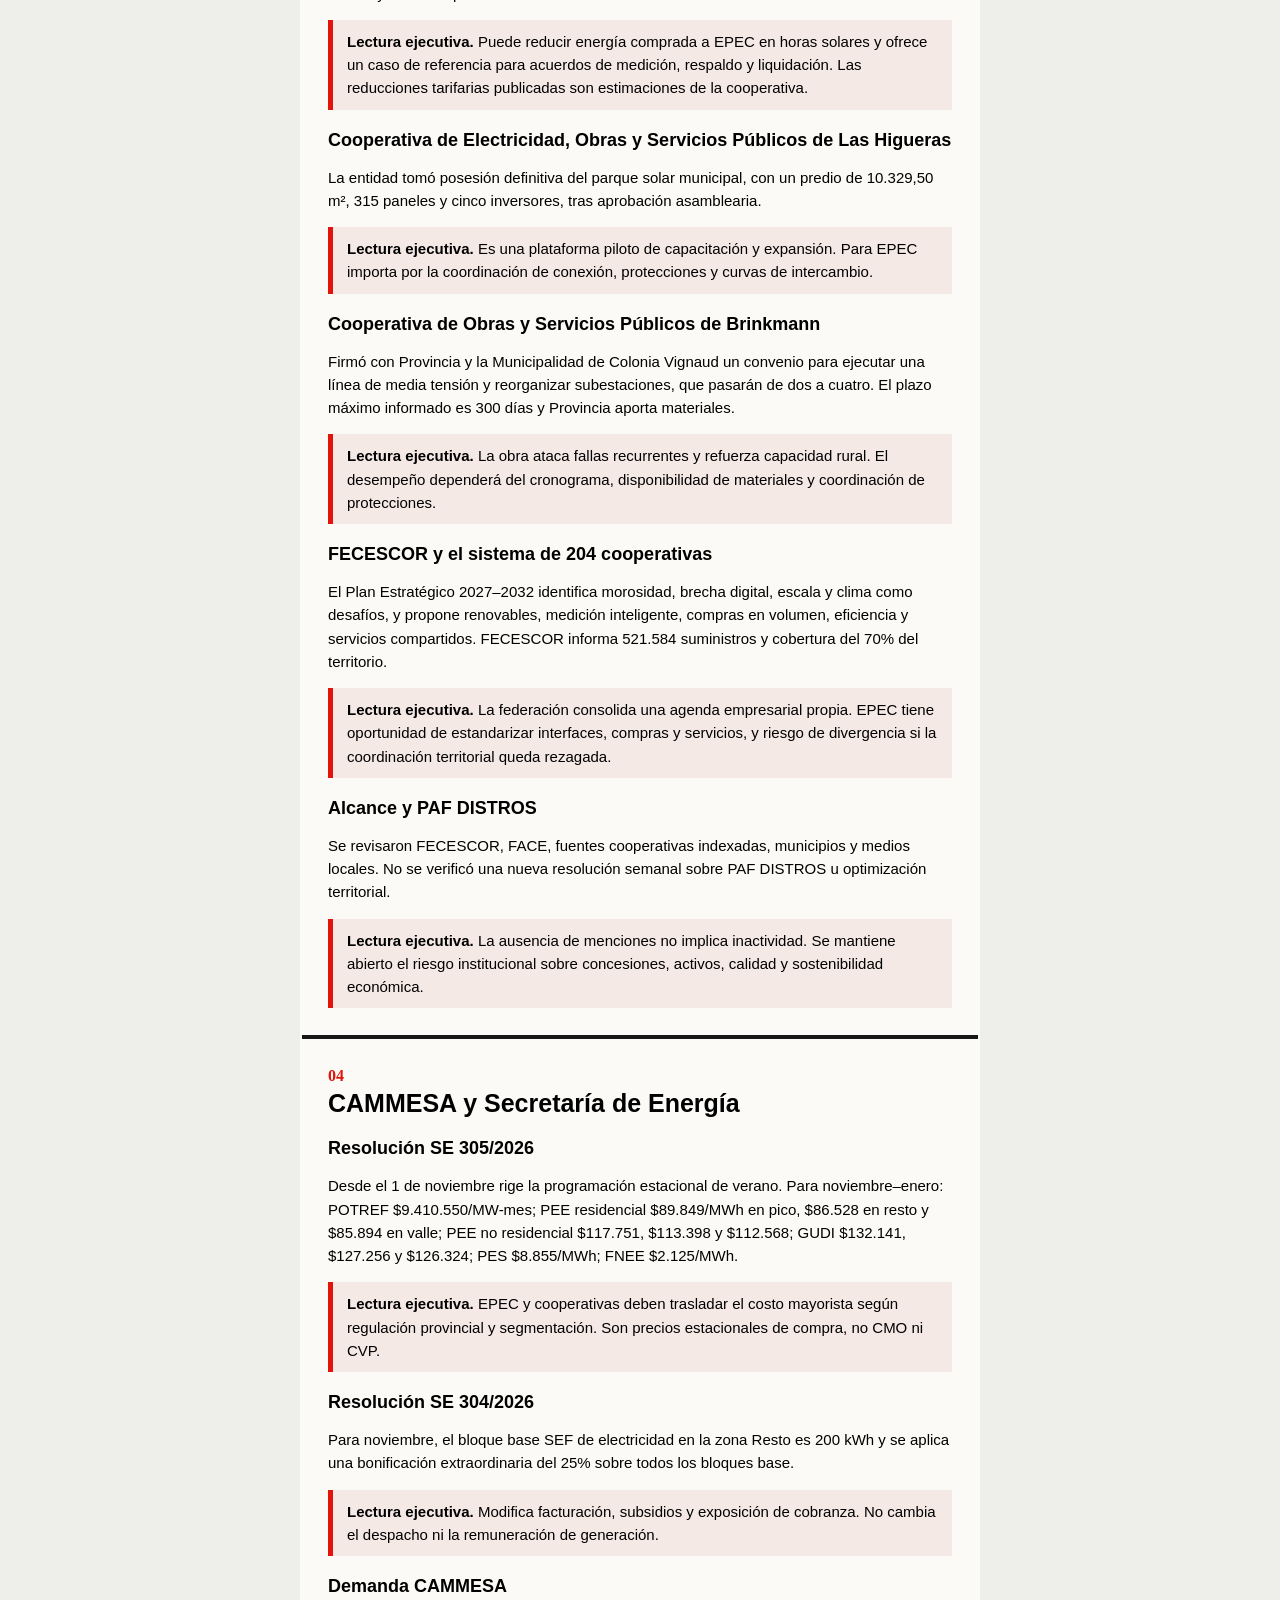
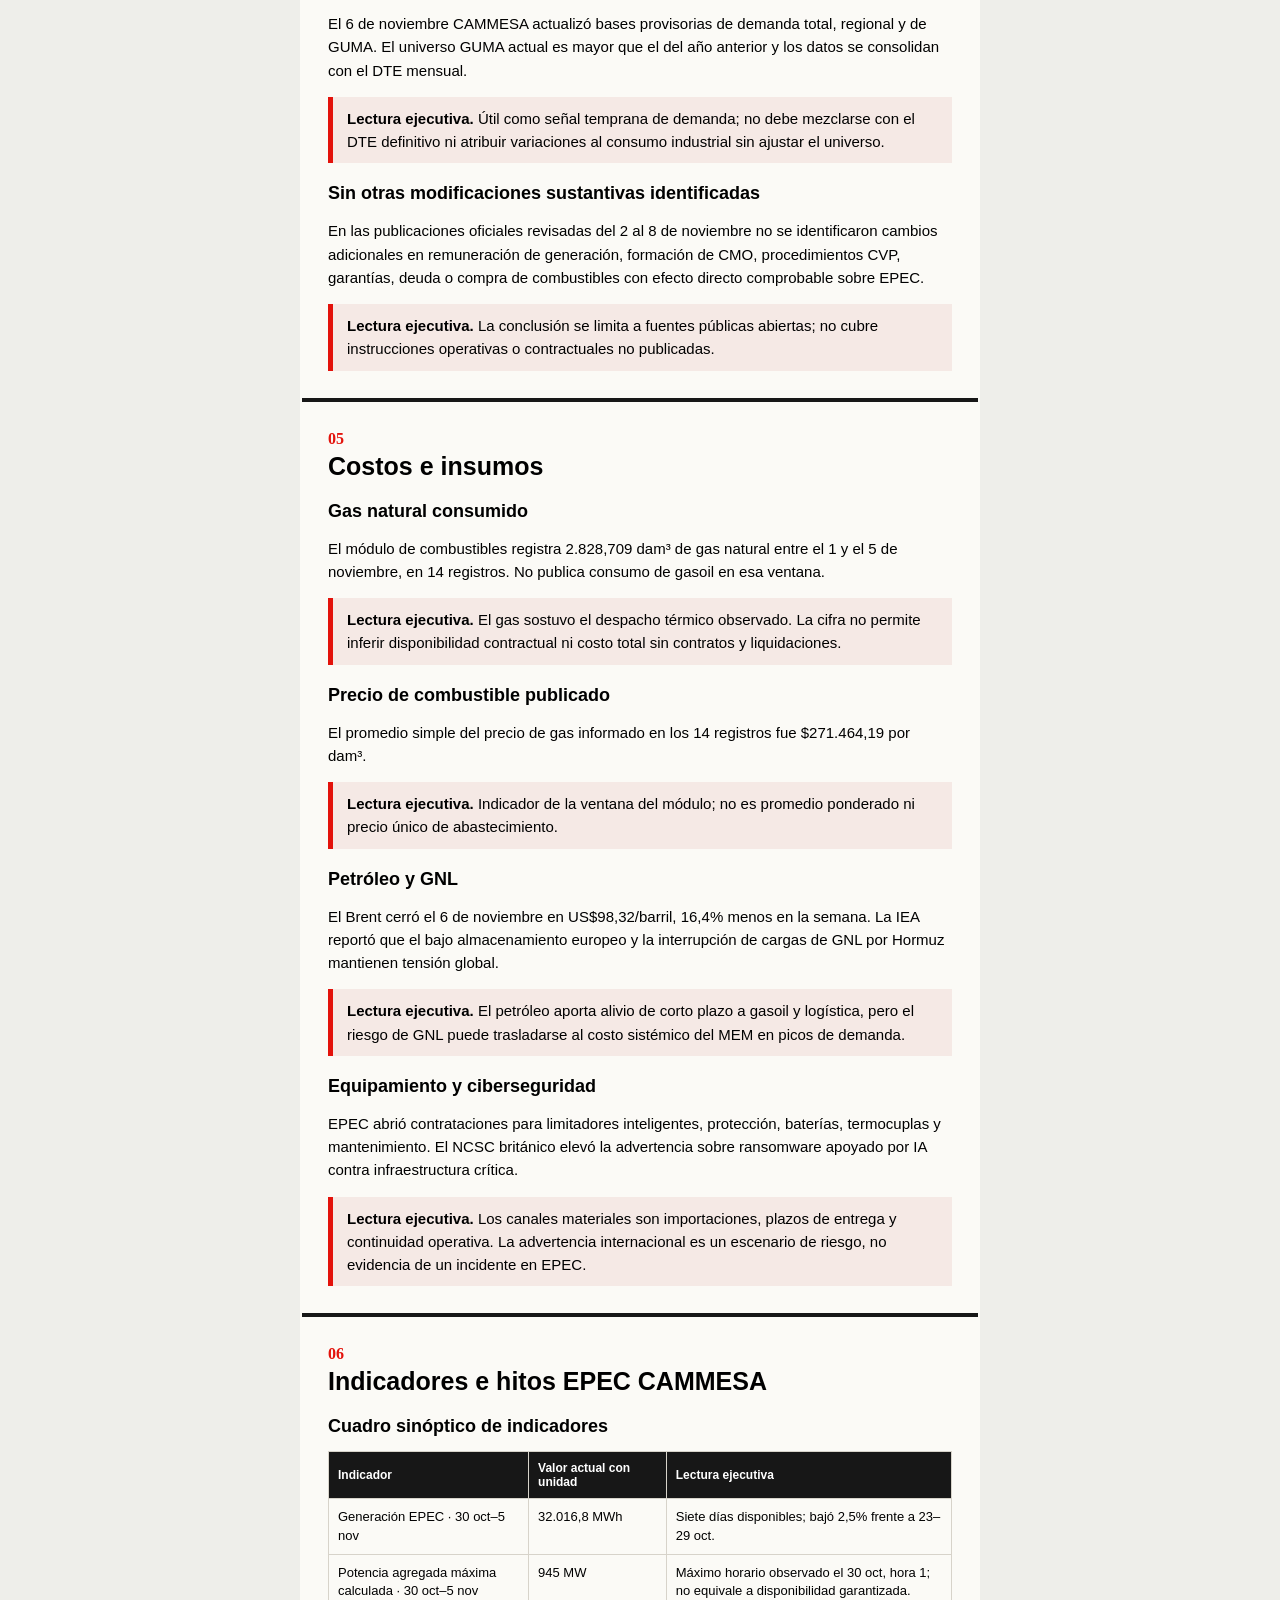
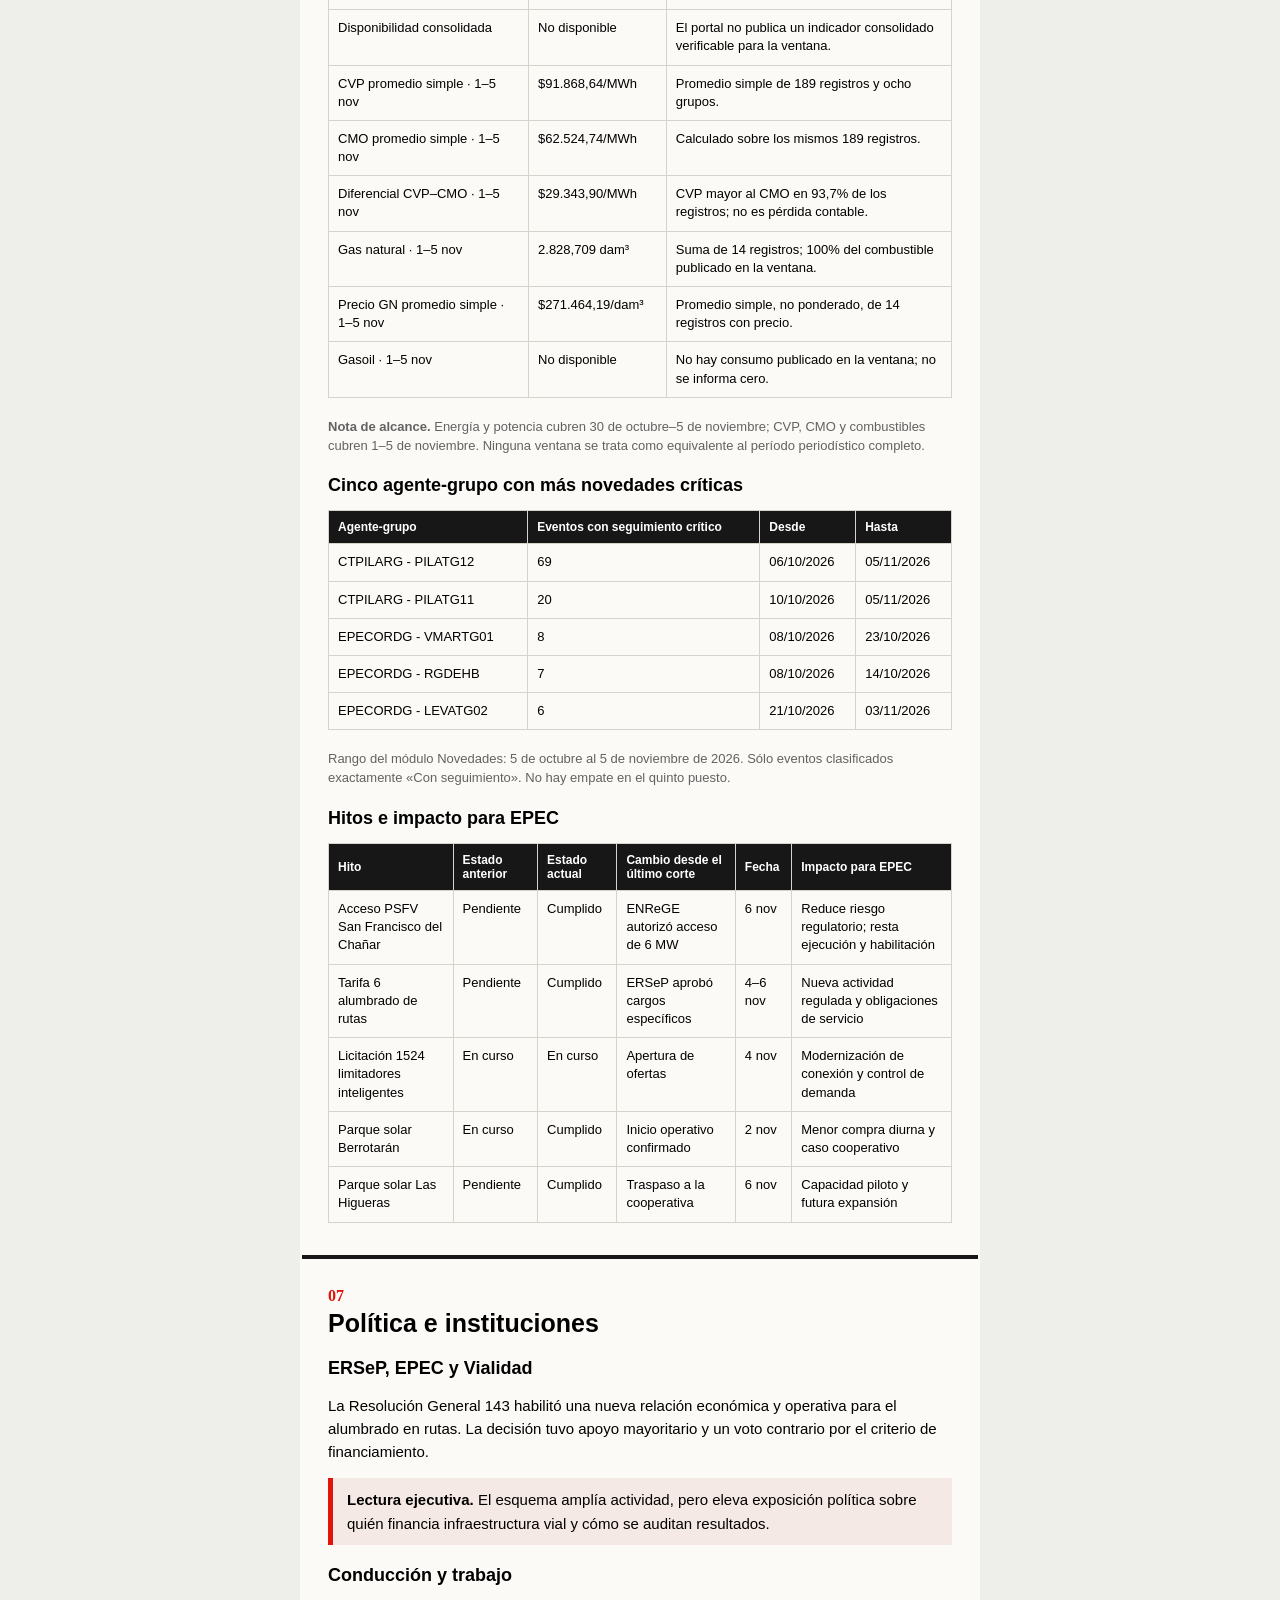
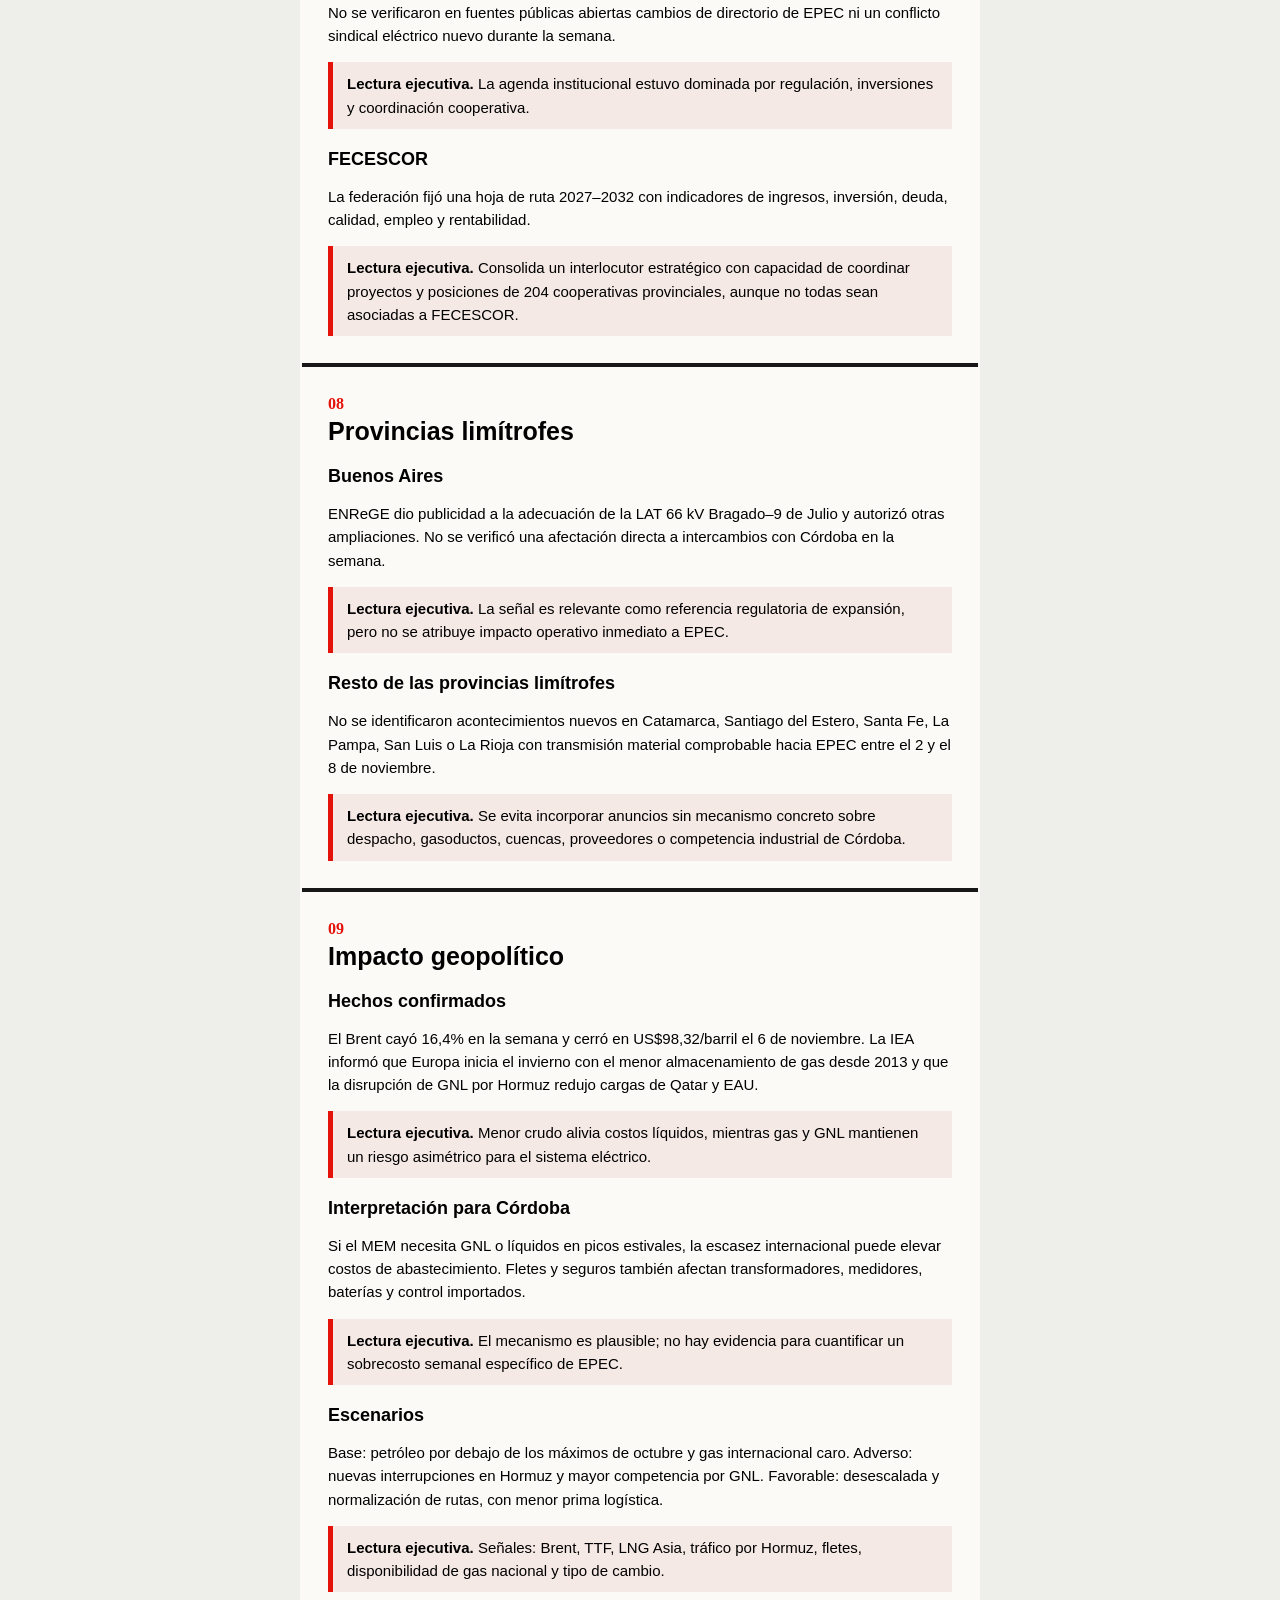
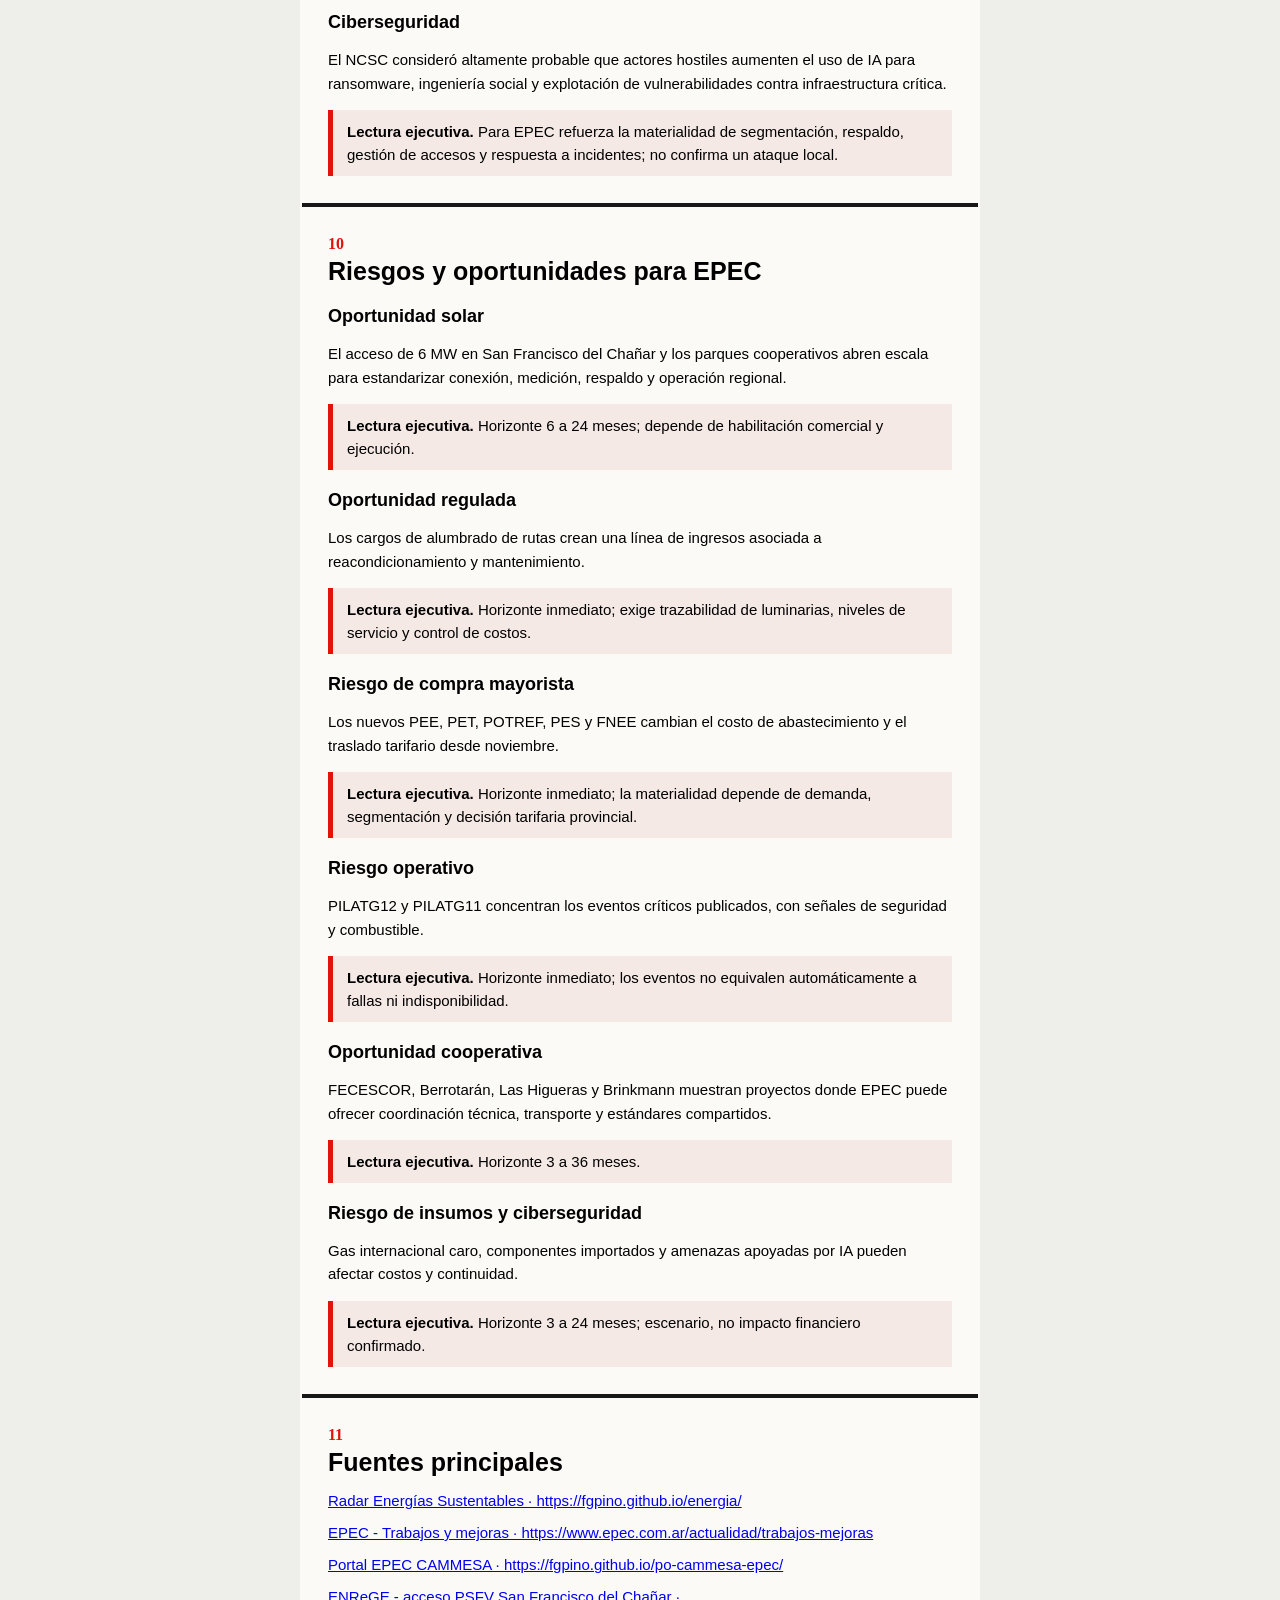
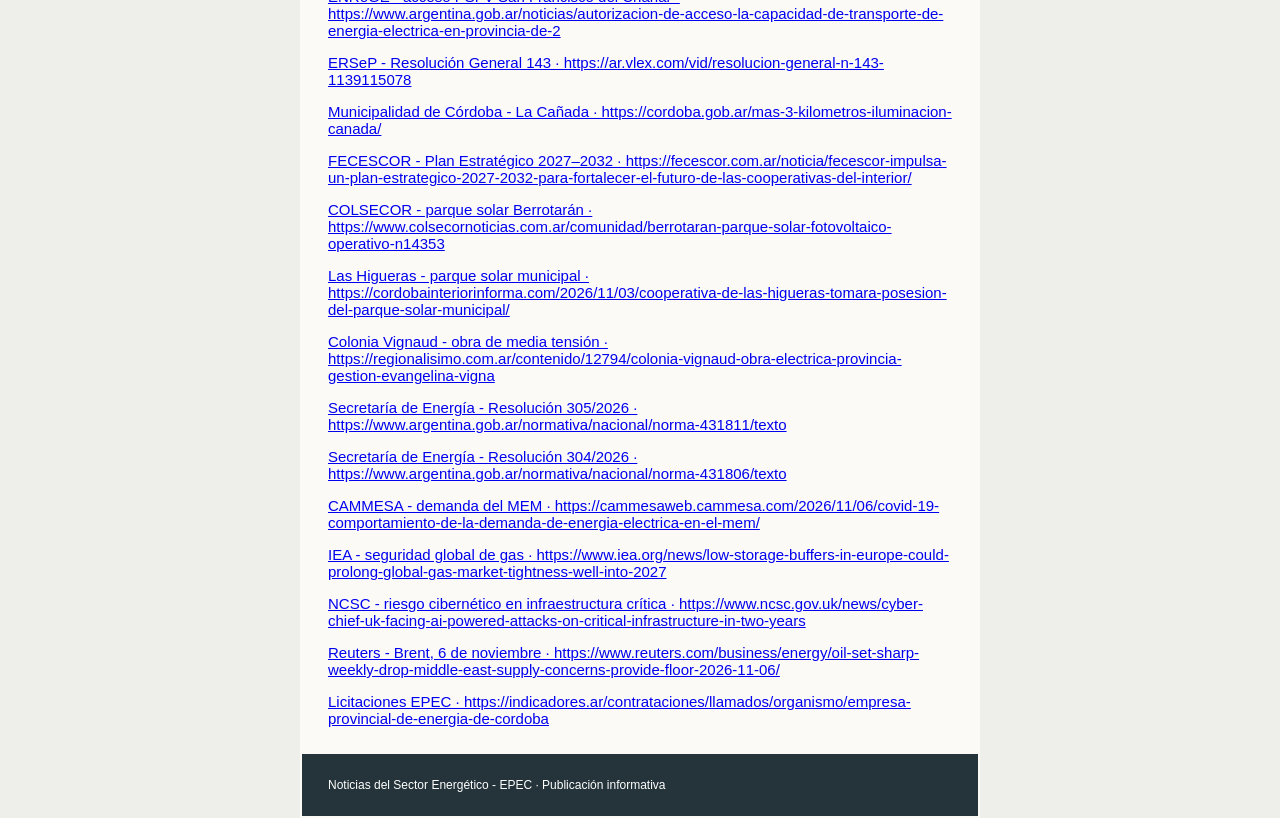
<file: ediciones/2026/11/2026-11-09/Panorama_Semanal_EPEC_2026-11-09_email.html>
<!doctype html><html lang="es"><head><meta charset="utf-8"><meta name="viewport" content="width=device-width,initial-scale=1"><title>Panorama Semanal EPEC</title></head><body style="margin:0;background:#eeeeea"><table role="presentation" width="100%" cellspacing="0" cellpadding="0"><tr><td align="center"><table role="presentation" width="680" style="max-width:680px;width:100%;background:#fbfaf6"><tr><td style="height:7px;background:#e3120b"></td></tr><tr><td style="background:#24343a;color:#fff;padding:22px 26px;font:700 12px Arial;letter-spacing:1px">ENERGÍA · OPERACIÓN · REGULACIÓN · POLÍTICA</td></tr><tr><td style="padding:34px 26px"><div style="color:#e3120b;font:700 12px Arial">EDICIÓN SEMANAL</div><h1 style="font:700 46px/0.95 Arial;margin:12px 0">Panorama Semanal EPEC</h1><p style="font:19px/1.35 Arial">Noticias, informes e indicadores sobre generación y distribución eléctrica, bioenergía, bonos de carbono, recursos hídricos</p><p style="font:14px Arial"><b>Período:</b> 2 al 8 de noviembre de 2026<br><b>Corte:</b> 9 de noviembre de 2026</p><p style="font:13px/1.4 Arial;color:#626262">Noticias del Sector Energético - EPEC es una publicación realizada en base a noticias de medios nacionales e internacionales, información publicada por CAMMESA y de Secretaría de Energía de la Nación</p></td></tr><tr><td style="padding:20px 26px;background:#f1eee6;font:700 18px/1.4 Arial">La semana dejó tres movimientos empresariales de primer orden: la autorización de acceso para el parque solar San Francisco del Chañar, un nuevo esquema tarifario para alumbrado de rutas provinciales y la entrada en vigencia de precios estacionales y subsidios nacionales de noviembre. Los datos PO disponibles hasta el 5 de noviembre muestran generación estable a levemente menor y una brecha CVP–CMO todavía amplia.</td></tr><tr><td style="padding:28px 26px 10px;border-top:4px solid #171717"><div style="color:#e3120b;font-weight:bold">01</div><h2 style="font-family:Arial,sans-serif;margin:4px 0 14px;font-size:25px">Síntesis ejecutiva</h2><h3 style="font:700 18px Arial;margin:20px 0 6px">EPEC obtuvo acceso al SADI para el parque solar San Francisco del Chañar de 6 MW.</h3><p style="font:15px/1.55 Arial;margin:0 0 8px">El ENReGE confirmó el 6 de noviembre la autorización sobre la línea de 33 kV Villa María de Río Seco–San Francisco del Chañar. EPEC actuará como PAFTT y deberá cumplir los requerimientos técnicos de CAMMESA y de seguridad pública. El hito reduce riesgo regulatorio, pero no equivale a habilitación comercial ni fecha de entrada en servicio.</p><p style="font:700 12px Arial;color:#087f7d">Confianza: Alta</p><h3 style="font:700 18px Arial;margin:20px 0 6px">ERSeP habilitó cargos específicos para reacondicionar y mantener alumbrado en rutas provinciales no concesionadas.</h3><p style="font:15px/1.55 Arial;margin:0 0 8px">La Resolución General 143, del 4 de noviembre y publicada el 6, incorpora a la Tarifa 6 cargos mensuales por luminaria, con amortización del reacondicionamiento a ocho años y actualización por FAM. Amplía una línea de actividad regulada para EPEC y también puede aplicarse en jurisdicciones cooperativas.</p><p style="font:700 12px Arial;color:#087f7d">Confianza: Alta</p><h3 style="font:700 18px Arial;margin:20px 0 6px">La regulación nacional cambió el costo de abastecimiento y la protección residencial desde el 1 de noviembre.</h3><p style="font:15px/1.55 Arial;margin:0 0 8px">La Resolución SE 305/2026 puso en vigencia la programación estacional de verano, nuevos precios de potencia, energía, transporte y un FNEE de $2.125/MWh. La SE 304/2026 elevó a 200 kWh el bloque base de noviembre para la zona Resto y agregó una bonificación extraordinaria del 25% a hogares SEF.</p><p style="font:700 12px Arial;color:#087f7d">Confianza: Alta</p><h3 style="font:700 18px Arial;margin:20px 0 6px">La generación EPEC de los últimos siete días disponibles fue 32.016,8 MWh.</h3><p style="font:15px/1.55 Arial;margin:0 0 8px">Entre el 30 de octubre y el 5 de noviembre quedó 2,5% por debajo de la ventana equivalente anterior. Río Grande aportó 11.767,5 MWh y PILATG12, 9.234,8 MWh. La medición describe producción observada; no informa rentabilidad ni disponibilidad contractual.</p><p style="font:700 12px Arial;color:#087f7d">Confianza: Alta</p><h3 style="font:700 18px Arial;margin:20px 0 6px">La brecha CVP–CMO siguió siendo material en el corte de noviembre.</h3><p style="font:15px/1.55 Arial;margin:0 0 8px">Del 1 al 5 de noviembre el CVP promedio simple fue $91.868,64/MWh y el CMO promedio simple $62.524,74/MWh; el diferencial fue $29.343,90/MWh y el CVP superó al CMO en 93,7% de 189 registros. No constituye pérdida contable.</p><p style="font:700 12px Arial;color:#087f7d">Confianza: Alta para la ventana publicada</p><h3 style="font:700 18px Arial;margin:20px 0 6px">El sistema cooperativo aceleró inversiones solares y planificación estratégica.</h3><p style="font:15px/1.55 Arial;margin:0 0 8px">Berrotarán puso en operación un parque de 800 kW; Las Higueras tomó posesión del parque solar municipal; Brinkmann ejecutará una nueva línea de media tensión en Colonia Vignaud; y FECESCOR lanzó su Plan Estratégico 2027–2032. La agenda aumenta capacidad territorial y también la necesidad de coordinación técnica y comercial con EPEC.</p><p style="font:700 12px Arial;color:#087f7d">Confianza: Media-alta</p><h3 style="font:700 18px Arial;margin:20px 0 6px">Los costos externos bajaron en petróleo, pero el gas y la logística siguieron expuestos.</h3><p style="font:15px/1.55 Arial;margin:0 0 8px">El Brent cerró el 6 de noviembre en US$98,32/barril, 16,4% abajo en la semana. A la vez, la IEA advirtió que el bajo almacenamiento europeo y las disrupciones de GNL por Hormuz pueden prolongar la estrechez global hasta 2027. Para EPEC, el alivio inmediato en líquidos convive con riesgo de gas, fletes y seguros.</p><p style="font:700 12px Arial;color:#087f7d">Confianza: Alta en precios; media en transmisión a EPEC</p></td></tr><tr><td style="padding:28px 26px 10px;border-top:4px solid #171717"><div style="color:#e3120b;font-weight:bold">02</div><h2 style="font-family:Arial,sans-serif;margin:4px 0 14px;font-size:25px">Situación de EPEC</h2><h3 style="font:700 18px Arial;margin:20px 0 6px">Parque solar San Francisco del Chañar</h3><p style="font:15px/1.55 Arial">El ENReGE autorizó el acceso de 6 MW solicitado por EPEC. La conexión prevista es sobre la línea de 33 kV Villa María de Río Seco–San Francisco del Chañar y EPEC será PAFTT.</p><p style="font:15px/1.55 Arial;border-left:5px solid #e3120b;padding:10px 14px;background:#f5e9e5"><b>Lectura ejecutiva.</b> El proyecto supera un hito regulatorio relevante; quedan condicionantes técnicos de CAMMESA y de seguridad pública antes de la operación comercial.</p><h3 style="font:700 18px Arial;margin:20px 0 6px">Alumbrado de rutas provinciales</h3><p style="font:15px/1.55 Arial">ERSeP aprobó cargos de reacondicionamiento y mantenimiento por luminaria en la Tarifa 6 para rutas provinciales no concesionadas. La inversión de reacondicionamiento se amortiza a ocho años y los valores se actualizan por FAM.</p><p style="font:15px/1.55 Arial;border-left:5px solid #e3120b;padding:10px 14px;background:#f5e9e5"><b>Lectura ejecutiva.</b> Nueva fuente regulada de ingresos y obligaciones operativas. La ejecución exige control de inventario, niveles de servicio y coordinación presupuestaria con Vialidad.</p><h3 style="font:700 18px Arial;margin:20px 0 6px">Red de distribución y alumbrado urbano</h3><p style="font:15px/1.55 Arial">EPEC y la Municipalidad de Córdoba avanzaron en 3.220 metros de iluminación LED en La Cañada, con tableros, protecciones, canalizaciones y control dinámico. Durante la semana continuaron cortes programados por mantenimiento, poda, nuevas redes y cámaras subterráneas en capital e interior.</p><p style="font:15px/1.55 Arial;border-left:5px solid #e3120b;padding:10px 14px;background:#f5e9e5"><b>Lectura ejecutiva.</b> Las intervenciones mejoran eficiencia y confiabilidad local; la publicación abierta no permite medir duración real, energía no suministrada ni calidad consolidada.</p><h3 style="font:700 18px Arial;margin:20px 0 6px">Generación y mantenimiento mayor</h3><p style="font:15px/1.55 Arial">Los llamados publicados el 3 de noviembre incluyeron mantenimiento de generadores térmicos, reemplazo de interruptores y seccionadores de media tensión en Deán Funes, reparación mayor de una turbina Francis en Molinos 1, baterías y termocuplas.</p><p style="font:15px/1.55 Arial;border-left:5px solid #e3120b;padding:10px 14px;background:#f5e9e5"><b>Lectura ejecutiva.</b> La cartera señala preparación operativa y necesidad de repuestos. Los avisos no prueban adjudicación ni avance físico; se mantienen como hitos de contratación.</p></td></tr><tr><td style="padding:28px 26px 10px;border-top:4px solid #171717"><div style="color:#e3120b;font-weight:bold">03</div><h2 style="font-family:Arial,sans-serif;margin:4px 0 14px;font-size:25px">Cooperativas y entorno provincial</h2><h3 style="font:700 18px Arial;margin:20px 0 6px">Cooperativa de Electricidad y Servicios Públicos de Berrotarán</h3><p style="font:15px/1.55 Arial">El parque de 1.204 paneles y 800 kW comenzó a operar para reducir compras de energía a EPEC. La cooperativa informó una inversión cercana a $1.000 millones financiada con crédito y estimó impacto en facturas desde noviembre.</p><p style="font:15px/1.55 Arial;border-left:5px solid #e3120b;padding:10px 14px;background:#f5e9e5"><b>Lectura ejecutiva.</b> Puede reducir energía comprada a EPEC en horas solares y ofrece un caso de referencia para acuerdos de medición, respaldo y liquidación. Las reducciones tarifarias publicadas son estimaciones de la cooperativa.</p><h3 style="font:700 18px Arial;margin:20px 0 6px">Cooperativa de Electricidad, Obras y Servicios Públicos de Las Higueras</h3><p style="font:15px/1.55 Arial">La entidad tomó posesión definitiva del parque solar municipal, con un predio de 10.329,50 m², 315 paneles y cinco inversores, tras aprobación asamblearia.</p><p style="font:15px/1.55 Arial;border-left:5px solid #e3120b;padding:10px 14px;background:#f5e9e5"><b>Lectura ejecutiva.</b> Es una plataforma piloto de capacitación y expansión. Para EPEC importa por la coordinación de conexión, protecciones y curvas de intercambio.</p><h3 style="font:700 18px Arial;margin:20px 0 6px">Cooperativa de Obras y Servicios Públicos de Brinkmann</h3><p style="font:15px/1.55 Arial">Firmó con Provincia y la Municipalidad de Colonia Vignaud un convenio para ejecutar una línea de media tensión y reorganizar subestaciones, que pasarán de dos a cuatro. El plazo máximo informado es 300 días y Provincia aporta materiales.</p><p style="font:15px/1.55 Arial;border-left:5px solid #e3120b;padding:10px 14px;background:#f5e9e5"><b>Lectura ejecutiva.</b> La obra ataca fallas recurrentes y refuerza capacidad rural. El desempeño dependerá del cronograma, disponibilidad de materiales y coordinación de protecciones.</p><h3 style="font:700 18px Arial;margin:20px 0 6px">FECESCOR y el sistema de 204 cooperativas</h3><p style="font:15px/1.55 Arial">El Plan Estratégico 2027–2032 identifica morosidad, brecha digital, escala y clima como desafíos, y propone renovables, medición inteligente, compras en volumen, eficiencia y servicios compartidos. FECESCOR informa 521.584 suministros y cobertura del 70% del territorio.</p><p style="font:15px/1.55 Arial;border-left:5px solid #e3120b;padding:10px 14px;background:#f5e9e5"><b>Lectura ejecutiva.</b> La federación consolida una agenda empresarial propia. EPEC tiene oportunidad de estandarizar interfaces, compras y servicios, y riesgo de divergencia si la coordinación territorial queda rezagada.</p><h3 style="font:700 18px Arial;margin:20px 0 6px">Alcance y PAF DISTROS</h3><p style="font:15px/1.55 Arial">Se revisaron FECESCOR, FACE, fuentes cooperativas indexadas, municipios y medios locales. No se verificó una nueva resolución semanal sobre PAF DISTROS u optimización territorial.</p><p style="font:15px/1.55 Arial;border-left:5px solid #e3120b;padding:10px 14px;background:#f5e9e5"><b>Lectura ejecutiva.</b> La ausencia de menciones no implica inactividad. Se mantiene abierto el riesgo institucional sobre concesiones, activos, calidad y sostenibilidad económica.</p></td></tr><tr><td style="padding:28px 26px 10px;border-top:4px solid #171717"><div style="color:#e3120b;font-weight:bold">04</div><h2 style="font-family:Arial,sans-serif;margin:4px 0 14px;font-size:25px">CAMMESA y Secretaría de Energía</h2><h3 style="font:700 18px Arial;margin:20px 0 6px">Resolución SE 305/2026</h3><p style="font:15px/1.55 Arial">Desde el 1 de noviembre rige la programación estacional de verano. Para noviembre–enero: POTREF $9.410.550/MW-mes; PEE residencial $89.849/MWh en pico, $86.528 en resto y $85.894 en valle; PEE no residencial $117.751, $113.398 y $112.568; GUDI $132.141, $127.256 y $126.324; PES $8.855/MWh; FNEE $2.125/MWh.</p><p style="font:15px/1.55 Arial;border-left:5px solid #e3120b;padding:10px 14px;background:#f5e9e5"><b>Lectura ejecutiva.</b> EPEC y cooperativas deben trasladar el costo mayorista según regulación provincial y segmentación. Son precios estacionales de compra, no CMO ni CVP.</p><h3 style="font:700 18px Arial;margin:20px 0 6px">Resolución SE 304/2026</h3><p style="font:15px/1.55 Arial">Para noviembre, el bloque base SEF de electricidad en la zona Resto es 200 kWh y se aplica una bonificación extraordinaria del 25% sobre todos los bloques base.</p><p style="font:15px/1.55 Arial;border-left:5px solid #e3120b;padding:10px 14px;background:#f5e9e5"><b>Lectura ejecutiva.</b> Modifica facturación, subsidios y exposición de cobranza. No cambia el despacho ni la remuneración de generación.</p><h3 style="font:700 18px Arial;margin:20px 0 6px">Demanda CAMMESA</h3><p style="font:15px/1.55 Arial">El 6 de noviembre CAMMESA actualizó bases provisorias de demanda total, regional y de GUMA. El universo GUMA actual es mayor que el del año anterior y los datos se consolidan con el DTE mensual.</p><p style="font:15px/1.55 Arial;border-left:5px solid #e3120b;padding:10px 14px;background:#f5e9e5"><b>Lectura ejecutiva.</b> Útil como señal temprana de demanda; no debe mezclarse con el DTE definitivo ni atribuir variaciones al consumo industrial sin ajustar el universo.</p><h3 style="font:700 18px Arial;margin:20px 0 6px">Sin otras modificaciones sustantivas identificadas</h3><p style="font:15px/1.55 Arial">En las publicaciones oficiales revisadas del 2 al 8 de noviembre no se identificaron cambios adicionales en remuneración de generación, formación de CMO, procedimientos CVP, garantías, deuda o compra de combustibles con efecto directo comprobable sobre EPEC.</p><p style="font:15px/1.55 Arial;border-left:5px solid #e3120b;padding:10px 14px;background:#f5e9e5"><b>Lectura ejecutiva.</b> La conclusión se limita a fuentes públicas abiertas; no cubre instrucciones operativas o contractuales no publicadas.</p></td></tr><tr><td style="padding:28px 26px 10px;border-top:4px solid #171717"><div style="color:#e3120b;font-weight:bold">05</div><h2 style="font-family:Arial,sans-serif;margin:4px 0 14px;font-size:25px">Costos e insumos</h2><h3 style="font:700 18px Arial;margin:20px 0 6px">Gas natural consumido</h3><p style="font:15px/1.55 Arial">El módulo de combustibles registra 2.828,709 dam³ de gas natural entre el 1 y el 5 de noviembre, en 14 registros. No publica consumo de gasoil en esa ventana.</p><p style="font:15px/1.55 Arial;border-left:5px solid #e3120b;padding:10px 14px;background:#f5e9e5"><b>Lectura ejecutiva.</b> El gas sostuvo el despacho térmico observado. La cifra no permite inferir disponibilidad contractual ni costo total sin contratos y liquidaciones.</p><h3 style="font:700 18px Arial;margin:20px 0 6px">Precio de combustible publicado</h3><p style="font:15px/1.55 Arial">El promedio simple del precio de gas informado en los 14 registros fue $271.464,19 por dam³.</p><p style="font:15px/1.55 Arial;border-left:5px solid #e3120b;padding:10px 14px;background:#f5e9e5"><b>Lectura ejecutiva.</b> Indicador de la ventana del módulo; no es promedio ponderado ni precio único de abastecimiento.</p><h3 style="font:700 18px Arial;margin:20px 0 6px">Petróleo y GNL</h3><p style="font:15px/1.55 Arial">El Brent cerró el 6 de noviembre en US$98,32/barril, 16,4% menos en la semana. La IEA reportó que el bajo almacenamiento europeo y la interrupción de cargas de GNL por Hormuz mantienen tensión global.</p><p style="font:15px/1.55 Arial;border-left:5px solid #e3120b;padding:10px 14px;background:#f5e9e5"><b>Lectura ejecutiva.</b> El petróleo aporta alivio de corto plazo a gasoil y logística, pero el riesgo de GNL puede trasladarse al costo sistémico del MEM en picos de demanda.</p><h3 style="font:700 18px Arial;margin:20px 0 6px">Equipamiento y ciberseguridad</h3><p style="font:15px/1.55 Arial">EPEC abrió contrataciones para limitadores inteligentes, protección, baterías, termocuplas y mantenimiento. El NCSC británico elevó la advertencia sobre ransomware apoyado por IA contra infraestructura crítica.</p><p style="font:15px/1.55 Arial;border-left:5px solid #e3120b;padding:10px 14px;background:#f5e9e5"><b>Lectura ejecutiva.</b> Los canales materiales son importaciones, plazos de entrega y continuidad operativa. La advertencia internacional es un escenario de riesgo, no evidencia de un incidente en EPEC.</p></td></tr><tr><td style="padding:28px 26px 10px;border-top:4px solid #171717"><div style="color:#e3120b;font-weight:bold">06</div><h2 style="font-family:Arial,sans-serif;margin:4px 0 14px;font-size:25px">Indicadores e hitos EPEC CAMMESA</h2><h3 style="font:700 18px Arial;margin:20px 0 6px">Cuadro sinóptico de indicadores</h3><table role="presentation" width="100%" cellspacing="0" cellpadding="0" style="width:100%;border-collapse:collapse;margin:14px 0 20px"><thead><tr><th style="background:#171717;color:#fff;text-align:left;padding:9px;border:1px solid #d7d3ca;font:700 12px Arial">Indicador</th><th style="background:#171717;color:#fff;text-align:left;padding:9px;border:1px solid #d7d3ca;font:700 12px Arial">Valor actual con unidad</th><th style="background:#171717;color:#fff;text-align:left;padding:9px;border:1px solid #d7d3ca;font:700 12px Arial">Lectura ejecutiva</th></tr></thead><tbody><tr><td style="padding:9px;border:1px solid #d7d3ca;vertical-align:top;font:13px/1.4 Arial">Generación EPEC · 30 oct–5 nov</td><td style="padding:9px;border:1px solid #d7d3ca;vertical-align:top;font:13px/1.4 Arial">32.016,8 MWh</td><td style="padding:9px;border:1px solid #d7d3ca;vertical-align:top;font:13px/1.4 Arial">Siete días disponibles; bajó 2,5% frente a 23–29 oct.</td></tr><tr><td style="padding:9px;border:1px solid #d7d3ca;vertical-align:top;font:13px/1.4 Arial">Potencia agregada máxima calculada · 30 oct–5 nov</td><td style="padding:9px;border:1px solid #d7d3ca;vertical-align:top;font:13px/1.4 Arial">945 MW</td><td style="padding:9px;border:1px solid #d7d3ca;vertical-align:top;font:13px/1.4 Arial">Máximo horario observado el 30 oct, hora 1; no equivale a disponibilidad garantizada.</td></tr><tr><td style="padding:9px;border:1px solid #d7d3ca;vertical-align:top;font:13px/1.4 Arial">Disponibilidad consolidada</td><td style="padding:9px;border:1px solid #d7d3ca;vertical-align:top;font:13px/1.4 Arial">No disponible</td><td style="padding:9px;border:1px solid #d7d3ca;vertical-align:top;font:13px/1.4 Arial">El portal no publica un indicador consolidado verificable para la ventana.</td></tr><tr><td style="padding:9px;border:1px solid #d7d3ca;vertical-align:top;font:13px/1.4 Arial">CVP promedio simple · 1–5 nov</td><td style="padding:9px;border:1px solid #d7d3ca;vertical-align:top;font:13px/1.4 Arial">$91.868,64/MWh</td><td style="padding:9px;border:1px solid #d7d3ca;vertical-align:top;font:13px/1.4 Arial">Promedio simple de 189 registros y ocho grupos.</td></tr><tr><td style="padding:9px;border:1px solid #d7d3ca;vertical-align:top;font:13px/1.4 Arial">CMO promedio simple · 1–5 nov</td><td style="padding:9px;border:1px solid #d7d3ca;vertical-align:top;font:13px/1.4 Arial">$62.524,74/MWh</td><td style="padding:9px;border:1px solid #d7d3ca;vertical-align:top;font:13px/1.4 Arial">Calculado sobre los mismos 189 registros.</td></tr><tr><td style="padding:9px;border:1px solid #d7d3ca;vertical-align:top;font:13px/1.4 Arial">Diferencial CVP–CMO · 1–5 nov</td><td style="padding:9px;border:1px solid #d7d3ca;vertical-align:top;font:13px/1.4 Arial">$29.343,90/MWh</td><td style="padding:9px;border:1px solid #d7d3ca;vertical-align:top;font:13px/1.4 Arial">CVP mayor al CMO en 93,7% de los registros; no es pérdida contable.</td></tr><tr><td style="padding:9px;border:1px solid #d7d3ca;vertical-align:top;font:13px/1.4 Arial">Gas natural · 1–5 nov</td><td style="padding:9px;border:1px solid #d7d3ca;vertical-align:top;font:13px/1.4 Arial">2.828,709 dam³</td><td style="padding:9px;border:1px solid #d7d3ca;vertical-align:top;font:13px/1.4 Arial">Suma de 14 registros; 100% del combustible publicado en la ventana.</td></tr><tr><td style="padding:9px;border:1px solid #d7d3ca;vertical-align:top;font:13px/1.4 Arial">Precio GN promedio simple · 1–5 nov</td><td style="padding:9px;border:1px solid #d7d3ca;vertical-align:top;font:13px/1.4 Arial">$271.464,19/dam³</td><td style="padding:9px;border:1px solid #d7d3ca;vertical-align:top;font:13px/1.4 Arial">Promedio simple, no ponderado, de 14 registros con precio.</td></tr><tr><td style="padding:9px;border:1px solid #d7d3ca;vertical-align:top;font:13px/1.4 Arial">Gasoil · 1–5 nov</td><td style="padding:9px;border:1px solid #d7d3ca;vertical-align:top;font:13px/1.4 Arial">No disponible</td><td style="padding:9px;border:1px solid #d7d3ca;vertical-align:top;font:13px/1.4 Arial">No hay consumo publicado en la ventana; no se informa cero.</td></tr></tbody></table><p style="font:13px/1.45 Arial;color:#626262"><b>Nota de alcance.</b> Energía y potencia cubren 30 de octubre–5 de noviembre; CVP, CMO y combustibles cubren 1–5 de noviembre. Ninguna ventana se trata como equivalente al período periodístico completo.</p><h3 style="font:700 18px Arial;margin:20px 0 6px">Cinco agente-grupo con más novedades críticas</h3><table role="presentation" width="100%" cellspacing="0" cellpadding="0" style="width:100%;border-collapse:collapse;margin:14px 0 20px"><thead><tr><th style="background:#171717;color:#fff;text-align:left;padding:9px;border:1px solid #d7d3ca;font:700 12px Arial">Agente-grupo</th><th style="background:#171717;color:#fff;text-align:left;padding:9px;border:1px solid #d7d3ca;font:700 12px Arial">Eventos con seguimiento crítico</th><th style="background:#171717;color:#fff;text-align:left;padding:9px;border:1px solid #d7d3ca;font:700 12px Arial">Desde</th><th style="background:#171717;color:#fff;text-align:left;padding:9px;border:1px solid #d7d3ca;font:700 12px Arial">Hasta</th></tr></thead><tbody><tr><td style="padding:9px;border:1px solid #d7d3ca;vertical-align:top;font:13px/1.4 Arial">CTPILARG - PILATG12</td><td style="padding:9px;border:1px solid #d7d3ca;vertical-align:top;font:13px/1.4 Arial">69</td><td style="padding:9px;border:1px solid #d7d3ca;vertical-align:top;font:13px/1.4 Arial">06/10/2026</td><td style="padding:9px;border:1px solid #d7d3ca;vertical-align:top;font:13px/1.4 Arial">05/11/2026</td></tr><tr><td style="padding:9px;border:1px solid #d7d3ca;vertical-align:top;font:13px/1.4 Arial">CTPILARG - PILATG11</td><td style="padding:9px;border:1px solid #d7d3ca;vertical-align:top;font:13px/1.4 Arial">20</td><td style="padding:9px;border:1px solid #d7d3ca;vertical-align:top;font:13px/1.4 Arial">10/10/2026</td><td style="padding:9px;border:1px solid #d7d3ca;vertical-align:top;font:13px/1.4 Arial">05/11/2026</td></tr><tr><td style="padding:9px;border:1px solid #d7d3ca;vertical-align:top;font:13px/1.4 Arial">EPECORDG - VMARTG01</td><td style="padding:9px;border:1px solid #d7d3ca;vertical-align:top;font:13px/1.4 Arial">8</td><td style="padding:9px;border:1px solid #d7d3ca;vertical-align:top;font:13px/1.4 Arial">08/10/2026</td><td style="padding:9px;border:1px solid #d7d3ca;vertical-align:top;font:13px/1.4 Arial">23/10/2026</td></tr><tr><td style="padding:9px;border:1px solid #d7d3ca;vertical-align:top;font:13px/1.4 Arial">EPECORDG - RGDEHB</td><td style="padding:9px;border:1px solid #d7d3ca;vertical-align:top;font:13px/1.4 Arial">7</td><td style="padding:9px;border:1px solid #d7d3ca;vertical-align:top;font:13px/1.4 Arial">08/10/2026</td><td style="padding:9px;border:1px solid #d7d3ca;vertical-align:top;font:13px/1.4 Arial">14/10/2026</td></tr><tr><td style="padding:9px;border:1px solid #d7d3ca;vertical-align:top;font:13px/1.4 Arial">EPECORDG - LEVATG02</td><td style="padding:9px;border:1px solid #d7d3ca;vertical-align:top;font:13px/1.4 Arial">6</td><td style="padding:9px;border:1px solid #d7d3ca;vertical-align:top;font:13px/1.4 Arial">21/10/2026</td><td style="padding:9px;border:1px solid #d7d3ca;vertical-align:top;font:13px/1.4 Arial">03/11/2026</td></tr></tbody></table><p style="font:13px/1.45 Arial;color:#626262">Rango del módulo Novedades: 5 de octubre al 5 de noviembre de 2026. Sólo eventos clasificados exactamente «Con seguimiento». No hay empate en el quinto puesto.</p><h3 style="font:700 18px Arial;margin:20px 0 6px">Hitos e impacto para EPEC</h3><table role="presentation" width="100%" cellspacing="0" cellpadding="0" style="width:100%;border-collapse:collapse;margin:14px 0 20px"><thead><tr><th style="background:#171717;color:#fff;text-align:left;padding:9px;border:1px solid #d7d3ca;font:700 12px Arial">Hito</th><th style="background:#171717;color:#fff;text-align:left;padding:9px;border:1px solid #d7d3ca;font:700 12px Arial">Estado anterior</th><th style="background:#171717;color:#fff;text-align:left;padding:9px;border:1px solid #d7d3ca;font:700 12px Arial">Estado actual</th><th style="background:#171717;color:#fff;text-align:left;padding:9px;border:1px solid #d7d3ca;font:700 12px Arial">Cambio desde el último corte</th><th style="background:#171717;color:#fff;text-align:left;padding:9px;border:1px solid #d7d3ca;font:700 12px Arial">Fecha</th><th style="background:#171717;color:#fff;text-align:left;padding:9px;border:1px solid #d7d3ca;font:700 12px Arial">Impacto para EPEC</th></tr></thead><tbody><tr><td style="padding:9px;border:1px solid #d7d3ca;vertical-align:top;font:13px/1.4 Arial">Acceso PSFV San Francisco del Chañar</td><td style="padding:9px;border:1px solid #d7d3ca;vertical-align:top;font:13px/1.4 Arial">Pendiente</td><td style="padding:9px;border:1px solid #d7d3ca;vertical-align:top;font:13px/1.4 Arial">Cumplido</td><td style="padding:9px;border:1px solid #d7d3ca;vertical-align:top;font:13px/1.4 Arial">ENReGE autorizó acceso de 6 MW</td><td style="padding:9px;border:1px solid #d7d3ca;vertical-align:top;font:13px/1.4 Arial">6 nov</td><td style="padding:9px;border:1px solid #d7d3ca;vertical-align:top;font:13px/1.4 Arial">Reduce riesgo regulatorio; resta ejecución y habilitación</td></tr><tr><td style="padding:9px;border:1px solid #d7d3ca;vertical-align:top;font:13px/1.4 Arial">Tarifa 6 alumbrado de rutas</td><td style="padding:9px;border:1px solid #d7d3ca;vertical-align:top;font:13px/1.4 Arial">Pendiente</td><td style="padding:9px;border:1px solid #d7d3ca;vertical-align:top;font:13px/1.4 Arial">Cumplido</td><td style="padding:9px;border:1px solid #d7d3ca;vertical-align:top;font:13px/1.4 Arial">ERSeP aprobó cargos específicos</td><td style="padding:9px;border:1px solid #d7d3ca;vertical-align:top;font:13px/1.4 Arial">4–6 nov</td><td style="padding:9px;border:1px solid #d7d3ca;vertical-align:top;font:13px/1.4 Arial">Nueva actividad regulada y obligaciones de servicio</td></tr><tr><td style="padding:9px;border:1px solid #d7d3ca;vertical-align:top;font:13px/1.4 Arial">Licitación 1524 limitadores inteligentes</td><td style="padding:9px;border:1px solid #d7d3ca;vertical-align:top;font:13px/1.4 Arial">En curso</td><td style="padding:9px;border:1px solid #d7d3ca;vertical-align:top;font:13px/1.4 Arial">En curso</td><td style="padding:9px;border:1px solid #d7d3ca;vertical-align:top;font:13px/1.4 Arial">Apertura de ofertas</td><td style="padding:9px;border:1px solid #d7d3ca;vertical-align:top;font:13px/1.4 Arial">4 nov</td><td style="padding:9px;border:1px solid #d7d3ca;vertical-align:top;font:13px/1.4 Arial">Modernización de conexión y control de demanda</td></tr><tr><td style="padding:9px;border:1px solid #d7d3ca;vertical-align:top;font:13px/1.4 Arial">Parque solar Berrotarán</td><td style="padding:9px;border:1px solid #d7d3ca;vertical-align:top;font:13px/1.4 Arial">En curso</td><td style="padding:9px;border:1px solid #d7d3ca;vertical-align:top;font:13px/1.4 Arial">Cumplido</td><td style="padding:9px;border:1px solid #d7d3ca;vertical-align:top;font:13px/1.4 Arial">Inicio operativo confirmado</td><td style="padding:9px;border:1px solid #d7d3ca;vertical-align:top;font:13px/1.4 Arial">2 nov</td><td style="padding:9px;border:1px solid #d7d3ca;vertical-align:top;font:13px/1.4 Arial">Menor compra diurna y caso cooperativo</td></tr><tr><td style="padding:9px;border:1px solid #d7d3ca;vertical-align:top;font:13px/1.4 Arial">Parque solar Las Higueras</td><td style="padding:9px;border:1px solid #d7d3ca;vertical-align:top;font:13px/1.4 Arial">Pendiente</td><td style="padding:9px;border:1px solid #d7d3ca;vertical-align:top;font:13px/1.4 Arial">Cumplido</td><td style="padding:9px;border:1px solid #d7d3ca;vertical-align:top;font:13px/1.4 Arial">Traspaso a la cooperativa</td><td style="padding:9px;border:1px solid #d7d3ca;vertical-align:top;font:13px/1.4 Arial">6 nov</td><td style="padding:9px;border:1px solid #d7d3ca;vertical-align:top;font:13px/1.4 Arial">Capacidad piloto y futura expansión</td></tr></tbody></table></td></tr><tr><td style="padding:28px 26px 10px;border-top:4px solid #171717"><div style="color:#e3120b;font-weight:bold">07</div><h2 style="font-family:Arial,sans-serif;margin:4px 0 14px;font-size:25px">Política e instituciones</h2><h3 style="font:700 18px Arial;margin:20px 0 6px">ERSeP, EPEC y Vialidad</h3><p style="font:15px/1.55 Arial">La Resolución General 143 habilitó una nueva relación económica y operativa para el alumbrado en rutas. La decisión tuvo apoyo mayoritario y un voto contrario por el criterio de financiamiento.</p><p style="font:15px/1.55 Arial;border-left:5px solid #e3120b;padding:10px 14px;background:#f5e9e5"><b>Lectura ejecutiva.</b> El esquema amplía actividad, pero eleva exposición política sobre quién financia infraestructura vial y cómo se auditan resultados.</p><h3 style="font:700 18px Arial;margin:20px 0 6px">Conducción y trabajo</h3><p style="font:15px/1.55 Arial">No se verificaron en fuentes públicas abiertas cambios de directorio de EPEC ni un conflicto sindical eléctrico nuevo durante la semana.</p><p style="font:15px/1.55 Arial;border-left:5px solid #e3120b;padding:10px 14px;background:#f5e9e5"><b>Lectura ejecutiva.</b> La agenda institucional estuvo dominada por regulación, inversiones y coordinación cooperativa.</p><h3 style="font:700 18px Arial;margin:20px 0 6px">FECESCOR</h3><p style="font:15px/1.55 Arial">La federación fijó una hoja de ruta 2027–2032 con indicadores de ingresos, inversión, deuda, calidad, empleo y rentabilidad.</p><p style="font:15px/1.55 Arial;border-left:5px solid #e3120b;padding:10px 14px;background:#f5e9e5"><b>Lectura ejecutiva.</b> Consolida un interlocutor estratégico con capacidad de coordinar proyectos y posiciones de 204 cooperativas provinciales, aunque no todas sean asociadas a FECESCOR.</p></td></tr><tr><td style="padding:28px 26px 10px;border-top:4px solid #171717"><div style="color:#e3120b;font-weight:bold">08</div><h2 style="font-family:Arial,sans-serif;margin:4px 0 14px;font-size:25px">Provincias limítrofes</h2><h3 style="font:700 18px Arial;margin:20px 0 6px">Buenos Aires</h3><p style="font:15px/1.55 Arial">ENReGE dio publicidad a la adecuación de la LAT 66 kV Bragado–9 de Julio y autorizó otras ampliaciones. No se verificó una afectación directa a intercambios con Córdoba en la semana.</p><p style="font:15px/1.55 Arial;border-left:5px solid #e3120b;padding:10px 14px;background:#f5e9e5"><b>Lectura ejecutiva.</b> La señal es relevante como referencia regulatoria de expansión, pero no se atribuye impacto operativo inmediato a EPEC.</p><h3 style="font:700 18px Arial;margin:20px 0 6px">Resto de las provincias limítrofes</h3><p style="font:15px/1.55 Arial">No se identificaron acontecimientos nuevos en Catamarca, Santiago del Estero, Santa Fe, La Pampa, San Luis o La Rioja con transmisión material comprobable hacia EPEC entre el 2 y el 8 de noviembre.</p><p style="font:15px/1.55 Arial;border-left:5px solid #e3120b;padding:10px 14px;background:#f5e9e5"><b>Lectura ejecutiva.</b> Se evita incorporar anuncios sin mecanismo concreto sobre despacho, gasoductos, cuencas, proveedores o competencia industrial de Córdoba.</p></td></tr><tr><td style="padding:28px 26px 10px;border-top:4px solid #171717"><div style="color:#e3120b;font-weight:bold">09</div><h2 style="font-family:Arial,sans-serif;margin:4px 0 14px;font-size:25px">Impacto geopolítico</h2><h3 style="font:700 18px Arial;margin:20px 0 6px">Hechos confirmados</h3><p style="font:15px/1.55 Arial">El Brent cayó 16,4% en la semana y cerró en US$98,32/barril el 6 de noviembre. La IEA informó que Europa inicia el invierno con el menor almacenamiento de gas desde 2013 y que la disrupción de GNL por Hormuz redujo cargas de Qatar y EAU.</p><p style="font:15px/1.55 Arial;border-left:5px solid #e3120b;padding:10px 14px;background:#f5e9e5"><b>Lectura ejecutiva.</b> Menor crudo alivia costos líquidos, mientras gas y GNL mantienen un riesgo asimétrico para el sistema eléctrico.</p><h3 style="font:700 18px Arial;margin:20px 0 6px">Interpretación para Córdoba</h3><p style="font:15px/1.55 Arial">Si el MEM necesita GNL o líquidos en picos estivales, la escasez internacional puede elevar costos de abastecimiento. Fletes y seguros también afectan transformadores, medidores, baterías y control importados.</p><p style="font:15px/1.55 Arial;border-left:5px solid #e3120b;padding:10px 14px;background:#f5e9e5"><b>Lectura ejecutiva.</b> El mecanismo es plausible; no hay evidencia para cuantificar un sobrecosto semanal específico de EPEC.</p><h3 style="font:700 18px Arial;margin:20px 0 6px">Escenarios</h3><p style="font:15px/1.55 Arial">Base: petróleo por debajo de los máximos de octubre y gas internacional caro. Adverso: nuevas interrupciones en Hormuz y mayor competencia por GNL. Favorable: desescalada y normalización de rutas, con menor prima logística.</p><p style="font:15px/1.55 Arial;border-left:5px solid #e3120b;padding:10px 14px;background:#f5e9e5"><b>Lectura ejecutiva.</b> Señales: Brent, TTF, LNG Asia, tráfico por Hormuz, fletes, disponibilidad de gas nacional y tipo de cambio.</p><h3 style="font:700 18px Arial;margin:20px 0 6px">Ciberseguridad</h3><p style="font:15px/1.55 Arial">El NCSC consideró altamente probable que actores hostiles aumenten el uso de IA para ransomware, ingeniería social y explotación de vulnerabilidades contra infraestructura crítica.</p><p style="font:15px/1.55 Arial;border-left:5px solid #e3120b;padding:10px 14px;background:#f5e9e5"><b>Lectura ejecutiva.</b> Para EPEC refuerza la materialidad de segmentación, respaldo, gestión de accesos y respuesta a incidentes; no confirma un ataque local.</p></td></tr><tr><td style="padding:28px 26px 10px;border-top:4px solid #171717"><div style="color:#e3120b;font-weight:bold">10</div><h2 style="font-family:Arial,sans-serif;margin:4px 0 14px;font-size:25px">Riesgos y oportunidades para EPEC</h2><h3 style="font:700 18px Arial;margin:20px 0 6px">Oportunidad solar</h3><p style="font:15px/1.55 Arial">El acceso de 6 MW en San Francisco del Chañar y los parques cooperativos abren escala para estandarizar conexión, medición, respaldo y operación regional.</p><p style="font:15px/1.55 Arial;border-left:5px solid #e3120b;padding:10px 14px;background:#f5e9e5"><b>Lectura ejecutiva.</b> Horizonte 6 a 24 meses; depende de habilitación comercial y ejecución.</p><h3 style="font:700 18px Arial;margin:20px 0 6px">Oportunidad regulada</h3><p style="font:15px/1.55 Arial">Los cargos de alumbrado de rutas crean una línea de ingresos asociada a reacondicionamiento y mantenimiento.</p><p style="font:15px/1.55 Arial;border-left:5px solid #e3120b;padding:10px 14px;background:#f5e9e5"><b>Lectura ejecutiva.</b> Horizonte inmediato; exige trazabilidad de luminarias, niveles de servicio y control de costos.</p><h3 style="font:700 18px Arial;margin:20px 0 6px">Riesgo de compra mayorista</h3><p style="font:15px/1.55 Arial">Los nuevos PEE, PET, POTREF, PES y FNEE cambian el costo de abastecimiento y el traslado tarifario desde noviembre.</p><p style="font:15px/1.55 Arial;border-left:5px solid #e3120b;padding:10px 14px;background:#f5e9e5"><b>Lectura ejecutiva.</b> Horizonte inmediato; la materialidad depende de demanda, segmentación y decisión tarifaria provincial.</p><h3 style="font:700 18px Arial;margin:20px 0 6px">Riesgo operativo</h3><p style="font:15px/1.55 Arial">PILATG12 y PILATG11 concentran los eventos críticos publicados, con señales de seguridad y combustible.</p><p style="font:15px/1.55 Arial;border-left:5px solid #e3120b;padding:10px 14px;background:#f5e9e5"><b>Lectura ejecutiva.</b> Horizonte inmediato; los eventos no equivalen automáticamente a fallas ni indisponibilidad.</p><h3 style="font:700 18px Arial;margin:20px 0 6px">Oportunidad cooperativa</h3><p style="font:15px/1.55 Arial">FECESCOR, Berrotarán, Las Higueras y Brinkmann muestran proyectos donde EPEC puede ofrecer coordinación técnica, transporte y estándares compartidos.</p><p style="font:15px/1.55 Arial;border-left:5px solid #e3120b;padding:10px 14px;background:#f5e9e5"><b>Lectura ejecutiva.</b> Horizonte 3 a 36 meses.</p><h3 style="font:700 18px Arial;margin:20px 0 6px">Riesgo de insumos y ciberseguridad</h3><p style="font:15px/1.55 Arial">Gas internacional caro, componentes importados y amenazas apoyadas por IA pueden afectar costos y continuidad.</p><p style="font:15px/1.55 Arial;border-left:5px solid #e3120b;padding:10px 14px;background:#f5e9e5"><b>Lectura ejecutiva.</b> Horizonte 3 a 24 meses; escenario, no impacto financiero confirmado.</p></td></tr><tr><td style="padding:28px 26px 10px;border-top:4px solid #171717"><div style="color:#e3120b;font-weight:bold">11</div><h2 style="font-family:Arial,sans-serif;margin:4px 0 14px;font-size:25px">Fuentes principales</h2><p style="font:15px Arial"><a href="https://fgpino.github.io/energia/">Radar Energías Sustentables · https://fgpino.github.io/energia/</a></p><p style="font:15px Arial"><a href="https://www.epec.com.ar/actualidad/trabajos-mejoras">EPEC - Trabajos y mejoras · https://www.epec.com.ar/actualidad/trabajos-mejoras</a></p><p style="font:15px Arial"><a href="https://fgpino.github.io/po-cammesa-epec/">Portal EPEC CAMMESA · https://fgpino.github.io/po-cammesa-epec/</a></p><p style="font:15px Arial"><a href="https://www.argentina.gob.ar/noticias/autorizacion-de-acceso-la-capacidad-de-transporte-de-energia-electrica-en-provincia-de-2">ENReGE - acceso PSFV San Francisco del Chañar · https://www.argentina.gob.ar/noticias/autorizacion-de-acceso-la-capacidad-de-transporte-de-energia-electrica-en-provincia-de-2</a></p><p style="font:15px Arial"><a href="https://ar.vlex.com/vid/resolucion-general-n-143-1139115078">ERSeP - Resolución General 143 · https://ar.vlex.com/vid/resolucion-general-n-143-1139115078</a></p><p style="font:15px Arial"><a href="https://cordoba.gob.ar/mas-3-kilometros-iluminacion-canada/">Municipalidad de Córdoba - La Cañada · https://cordoba.gob.ar/mas-3-kilometros-iluminacion-canada/</a></p><p style="font:15px Arial"><a href="https://fecescor.com.ar/noticia/fecescor-impulsa-un-plan-estrategico-2027-2032-para-fortalecer-el-futuro-de-las-cooperativas-del-interior/">FECESCOR - Plan Estratégico 2027–2032 · https://fecescor.com.ar/noticia/fecescor-impulsa-un-plan-estrategico-2027-2032-para-fortalecer-el-futuro-de-las-cooperativas-del-interior/</a></p><p style="font:15px Arial"><a href="https://www.colsecornoticias.com.ar/comunidad/berrotaran-parque-solar-fotovoltaico-operativo-n14353">COLSECOR - parque solar Berrotarán · https://www.colsecornoticias.com.ar/comunidad/berrotaran-parque-solar-fotovoltaico-operativo-n14353</a></p><p style="font:15px Arial"><a href="https://cordobainteriorinforma.com/2026/11/03/cooperativa-de-las-higueras-tomara-posesion-del-parque-solar-municipal/">Las Higueras - parque solar municipal · https://cordobainteriorinforma.com/2026/11/03/cooperativa-de-las-higueras-tomara-posesion-del-parque-solar-municipal/</a></p><p style="font:15px Arial"><a href="https://regionalisimo.com.ar/contenido/12794/colonia-vignaud-obra-electrica-provincia-gestion-evangelina-vigna">Colonia Vignaud - obra de media tensión · https://regionalisimo.com.ar/contenido/12794/colonia-vignaud-obra-electrica-provincia-gestion-evangelina-vigna</a></p><p style="font:15px Arial"><a href="https://www.argentina.gob.ar/normativa/nacional/norma-431811/texto">Secretaría de Energía - Resolución 305/2026 · https://www.argentina.gob.ar/normativa/nacional/norma-431811/texto</a></p><p style="font:15px Arial"><a href="https://www.argentina.gob.ar/normativa/nacional/norma-431806/texto">Secretaría de Energía - Resolución 304/2026 · https://www.argentina.gob.ar/normativa/nacional/norma-431806/texto</a></p><p style="font:15px Arial"><a href="https://cammesaweb.cammesa.com/2026/11/06/covid-19-comportamiento-de-la-demanda-de-energia-electrica-en-el-mem/">CAMMESA - demanda del MEM · https://cammesaweb.cammesa.com/2026/11/06/covid-19-comportamiento-de-la-demanda-de-energia-electrica-en-el-mem/</a></p><p style="font:15px Arial"><a href="https://www.iea.org/news/low-storage-buffers-in-europe-could-prolong-global-gas-market-tightness-well-into-2027">IEA - seguridad global de gas · https://www.iea.org/news/low-storage-buffers-in-europe-could-prolong-global-gas-market-tightness-well-into-2027</a></p><p style="font:15px Arial"><a href="https://www.ncsc.gov.uk/news/cyber-chief-uk-facing-ai-powered-attacks-on-critical-infrastructure-in-two-years">NCSC - riesgo cibernético en infraestructura crítica · https://www.ncsc.gov.uk/news/cyber-chief-uk-facing-ai-powered-attacks-on-critical-infrastructure-in-two-years</a></p><p style="font:15px Arial"><a href="https://www.reuters.com/business/energy/oil-set-sharp-weekly-drop-middle-east-supply-concerns-provide-floor-2026-11-06/">Reuters - Brent, 6 de noviembre · https://www.reuters.com/business/energy/oil-set-sharp-weekly-drop-middle-east-supply-concerns-provide-floor-2026-11-06/</a></p><p style="font:15px Arial"><a href="https://indicadores.ar/contrataciones/llamados/organismo/empresa-provincial-de-energia-de-cordoba">Licitaciones EPEC · https://indicadores.ar/contrataciones/llamados/organismo/empresa-provincial-de-energia-de-cordoba</a></p></td></tr><tr><td style="background:#24343a;color:#fff;padding:24px 26px;font:12px Arial">Noticias del Sector Energético - EPEC · Publicación informativa</td></tr></table></td></tr></table></body></html>
</file>
<file: assets/site.css>
:root{--ink:#172226;--paper:#f6f3ec;--white:#fff;--red:#c9362c;--teal:#007f7b;--cyan:#2dc6c1;--line:#d9d2c6;--muted:#607076;--dark:#24343a}
*{box-sizing:border-box}html{scroll-behavior:smooth}body{margin:0;background:var(--paper);color:var(--ink);font-family:Arial,Calibri,sans-serif;line-height:1.55}a{color:inherit}
.masthead{background:var(--dark);color:#fff;border-top:7px solid var(--red)}.bar,.wrap{width:min(1120px,calc(100% - 36px));margin:auto}.bar{min-height:76px;display:flex;align-items:center;justify-content:space-between;gap:24px}.brand{font-weight:800;text-transform:uppercase;letter-spacing:1.1px}.brand span{color:var(--cyan)}
.nav{display:flex;gap:22px;font-size:13px;font-weight:700}.nav a{text-decoration:none}.hero{background:#fff;border-bottom:1px solid var(--line)}.hero .wrap{padding:62px 0 46px}.eyebrow{color:var(--red);font-size:11px;font-weight:800;letter-spacing:1.1px;text-transform:uppercase}.hero h1{font-size:clamp(43px,7vw,82px);line-height:.96;letter-spacing:-3px;margin:12px 0 18px}.hero p{max-width:770px;font-size:20px;color:#38494f;margin:0}
.search-panel{background:#fff;border:1px solid var(--line);border-top:5px solid var(--teal);padding:22px;margin-top:30px;box-shadow:0 9px 30px rgba(25,35,39,.07)}.search-grid{display:grid;grid-template-columns:minmax(240px,1fr) 170px 170px auto;gap:12px;align-items:end}.field label{display:block;font-size:11px;font-weight:800;text-transform:uppercase;letter-spacing:.7px;margin-bottom:6px}.field input{width:100%;height:44px;border:1px solid #aeb8ba;background:#fff;padding:0 12px;font:inherit}.button{height:44px;border:0;background:var(--ink);color:#fff;padding:0 18px;font-weight:800;cursor:pointer}.button.secondary{background:var(--teal)}
.wrap.main{padding:46px 0 80px}.section-head{display:flex;justify-content:space-between;align-items:end;gap:20px;padding-bottom:12px;border-bottom:4px solid var(--ink);margin:0 0 22px}.section-head h2{font-size:30px;margin:0}.section-head p{margin:0;color:var(--muted)}
.cards{display:grid;gap:18px}.card{background:#fff;border:1px solid var(--line);padding:24px;display:grid;grid-template-columns:1fr 180px;gap:28px}.card h3{font-size:25px;line-height:1.15;margin:5px 0 10px}.card p{margin:0;color:#405158}.tags{display:flex;flex-wrap:wrap;gap:6px;margin-top:15px}.tag{font-size:11px;font-weight:700;background:#e6f1ef;color:#006f6b;padding:5px 8px}.card-side{border-left:1px solid var(--line);padding-left:20px}.date{font-size:13px;color:var(--muted)}.link{display:inline-block;background:var(--ink);color:#fff;text-decoration:none;font-weight:800;font-size:13px;padding:10px 13px;margin-top:15px}
.results{margin-top:26px}.result{background:#fff;border-left:5px solid var(--red);padding:20px;margin:0 0 13px}.result h3{margin:0 0 5px}.result p{margin:7px 0;color:#43535a}.result mark{background:#fff0a7}.result-meta{font-size:12px;color:var(--muted)}.empty{padding:22px;background:#fff;border:1px solid var(--line)}
.archive-list{background:#fff;border-top:4px solid var(--ink)}.archive-row{display:grid;grid-template-columns:1fr auto;align-items:center;gap:24px;padding:18px 20px;border:1px solid var(--line);border-top:0;text-decoration:none}.archive-row:hover{background:#eef7f5;color:var(--teal)}.archive-row strong{font-size:19px}.archive-row span{font-size:12px;color:var(--muted);white-space:nowrap}.archive-empty{padding:22px;background:#fff;border:1px solid var(--line)}
.detail{background:#fff;border-top:6px solid var(--teal);padding:28px}.detail h1{font-size:40px;line-height:1.05;margin:7px 0 12px}.facts{display:grid;grid-template-columns:repeat(3,1fr);gap:12px;margin:24px 0}.fact{background:var(--paper);padding:14px}.fact b{display:block;font-size:11px;text-transform:uppercase;color:var(--teal);margin-bottom:4px}.actions{display:flex;gap:10px;flex-wrap:wrap;margin-top:22px}
footer{background:var(--dark);color:#dce5e6;padding:28px 0;font-size:12px}footer .wrap{display:flex;justify-content:space-between;gap:20px}
@media(max-width:780px){.bar{align-items:flex-start;flex-direction:column;padding:18px 0}.nav{width:100%;justify-content:space-between;gap:10px}.hero .wrap{padding:42px 0 34px}.hero h1{letter-spacing:-2px}.search-grid{grid-template-columns:1fr 1fr}.search-grid .field:first-child{grid-column:1/-1}.search-grid .button{grid-column:1/-1}.section-head{align-items:flex-start;flex-direction:column}.card{grid-template-columns:1fr}.card-side{border-left:0;border-top:1px solid var(--line);padding:16px 0 0}.archive-row{grid-template-columns:1fr;gap:4px}.archive-row span{white-space:normal}.facts{grid-template-columns:1fr}footer .wrap{flex-direction:column}}
@media(max-width:480px){.search-grid{grid-template-columns:1fr}.search-grid .field:first-child{grid-column:auto}.search-grid .button{grid-column:auto}.hero p{font-size:17px}.detail h1{font-size:32px}}
</file>
